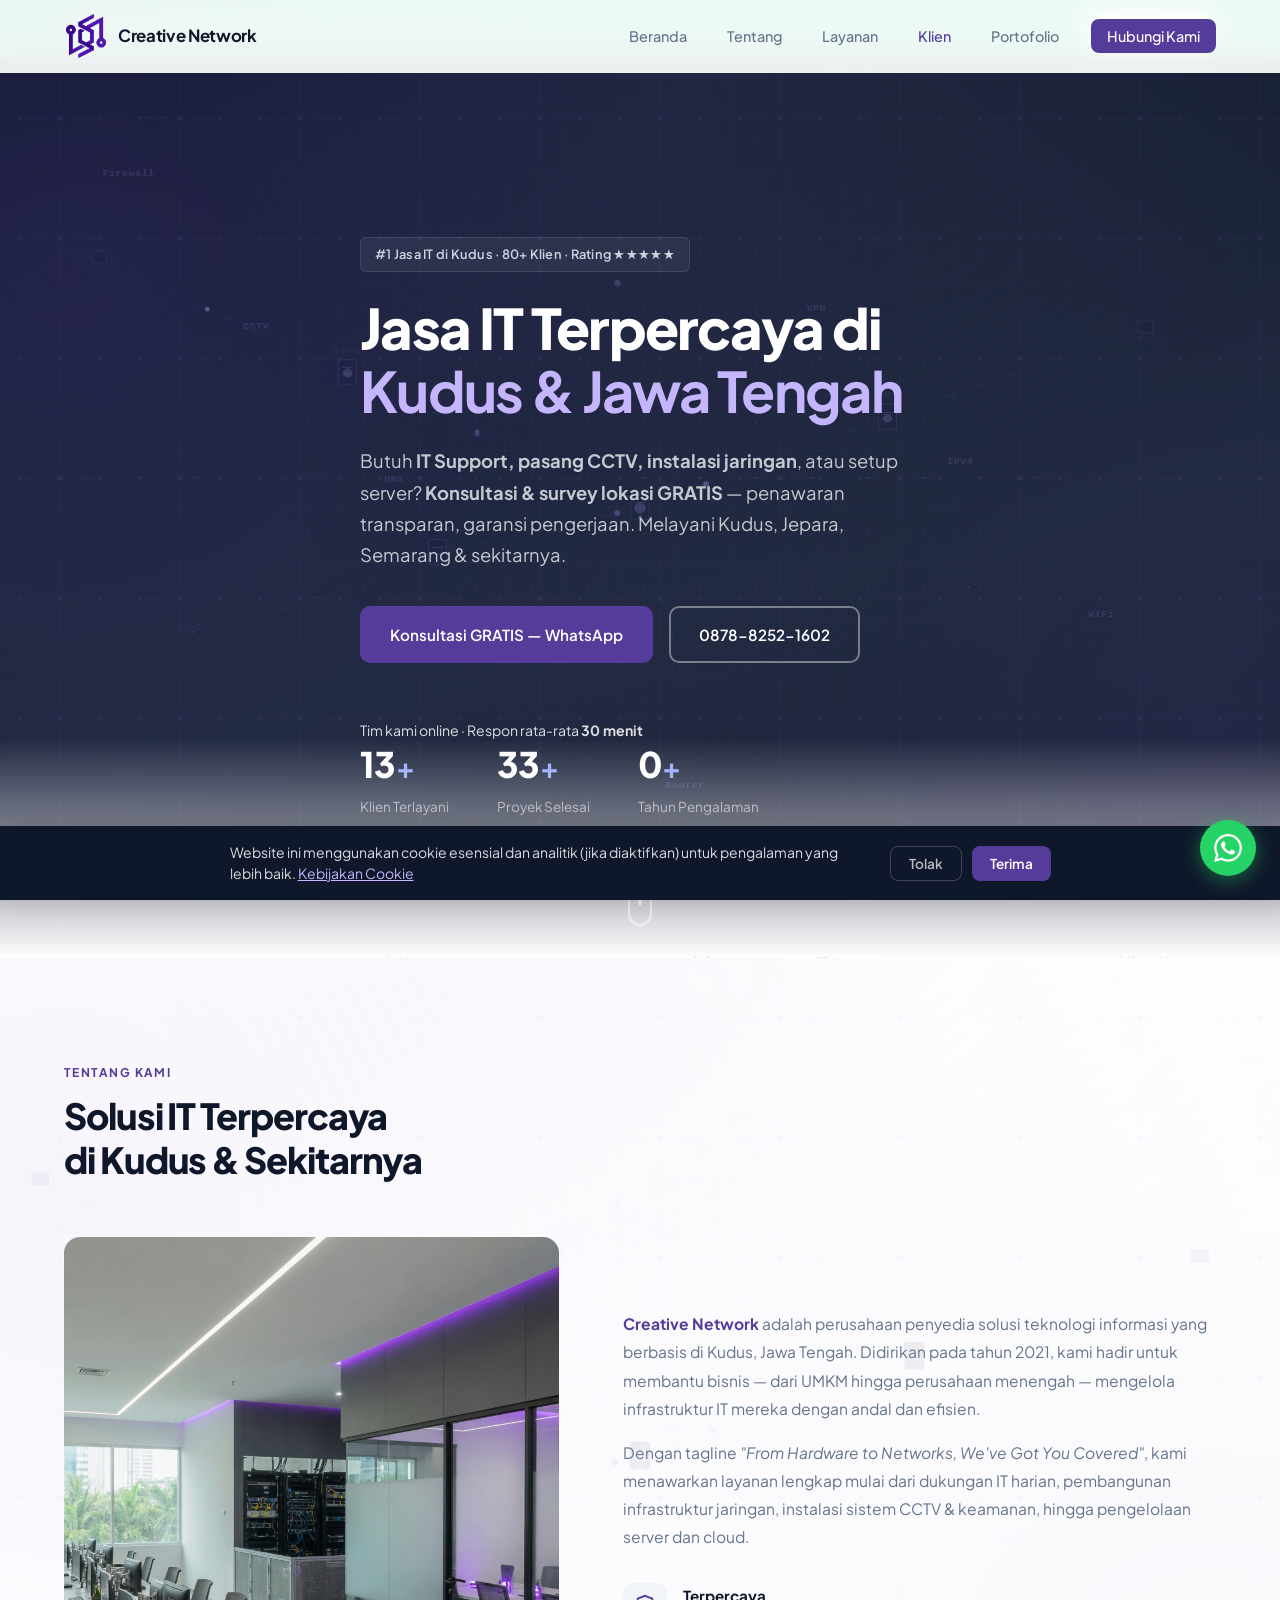
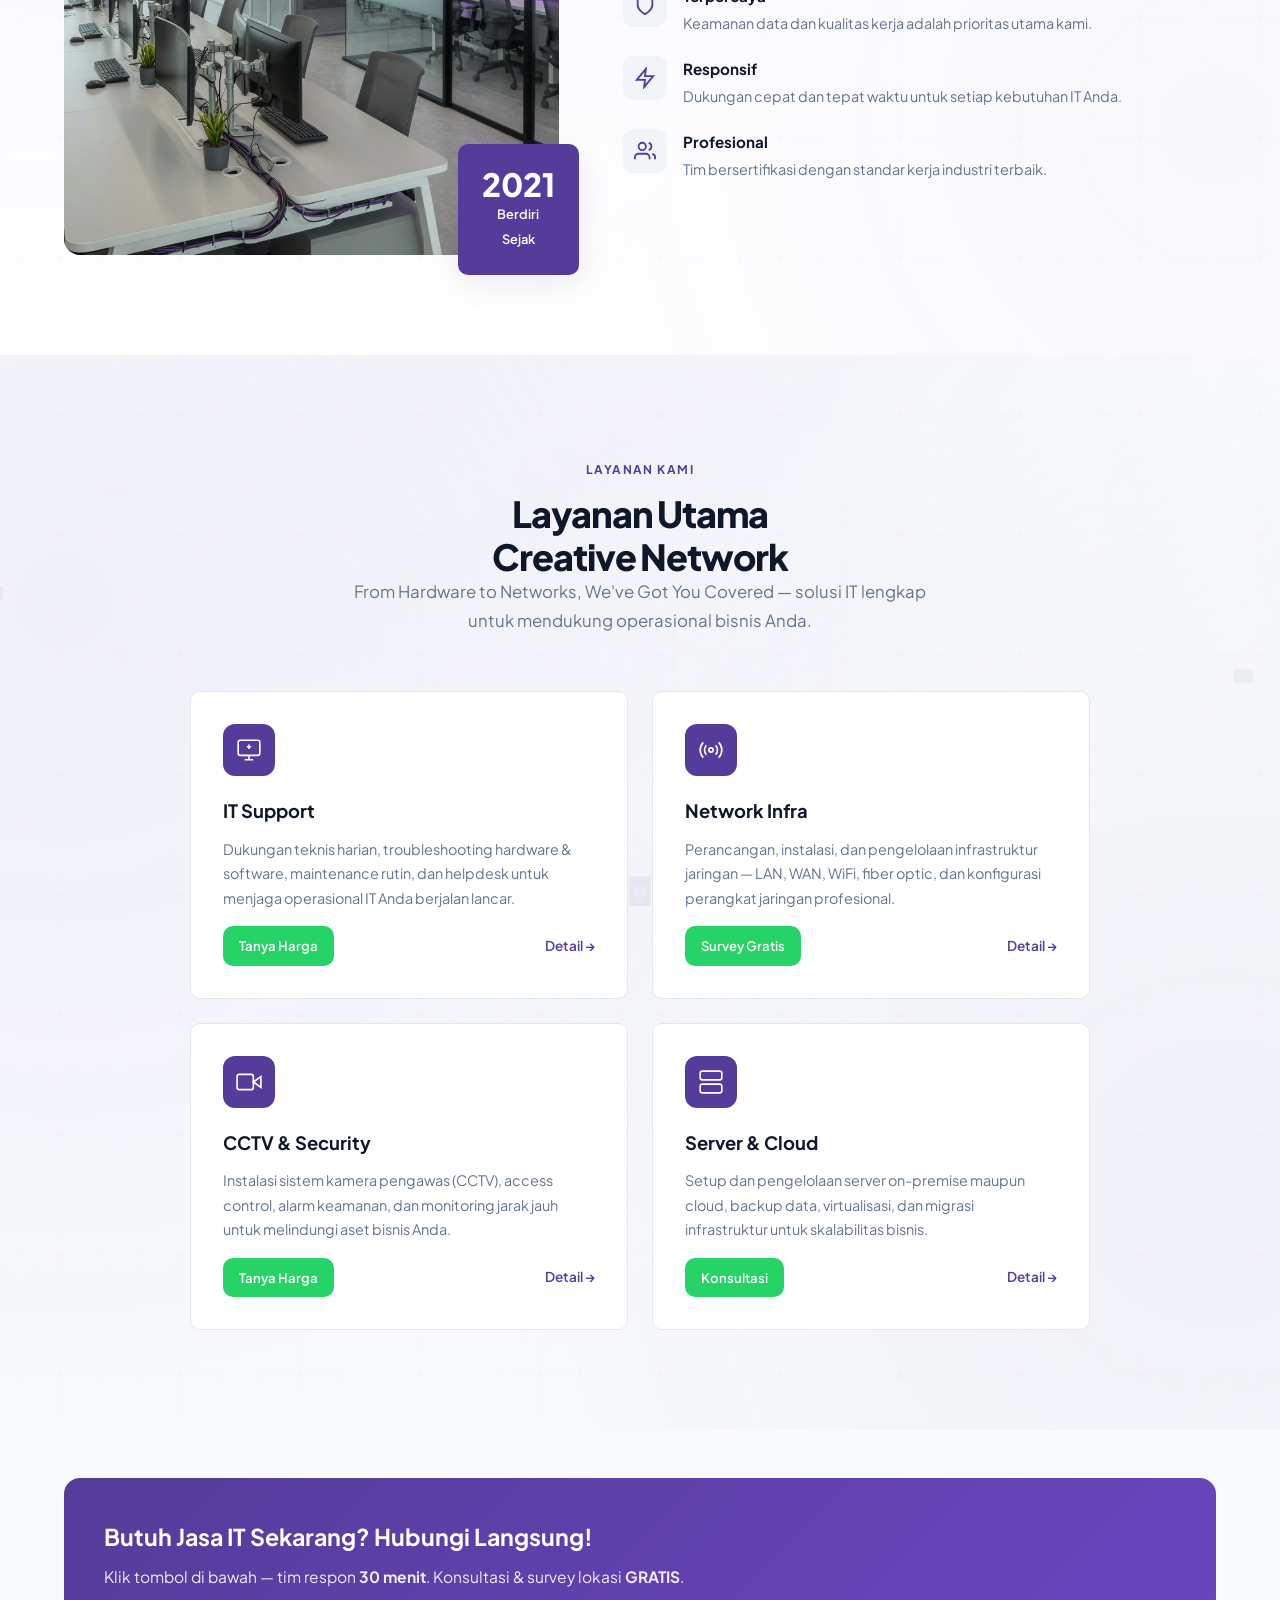
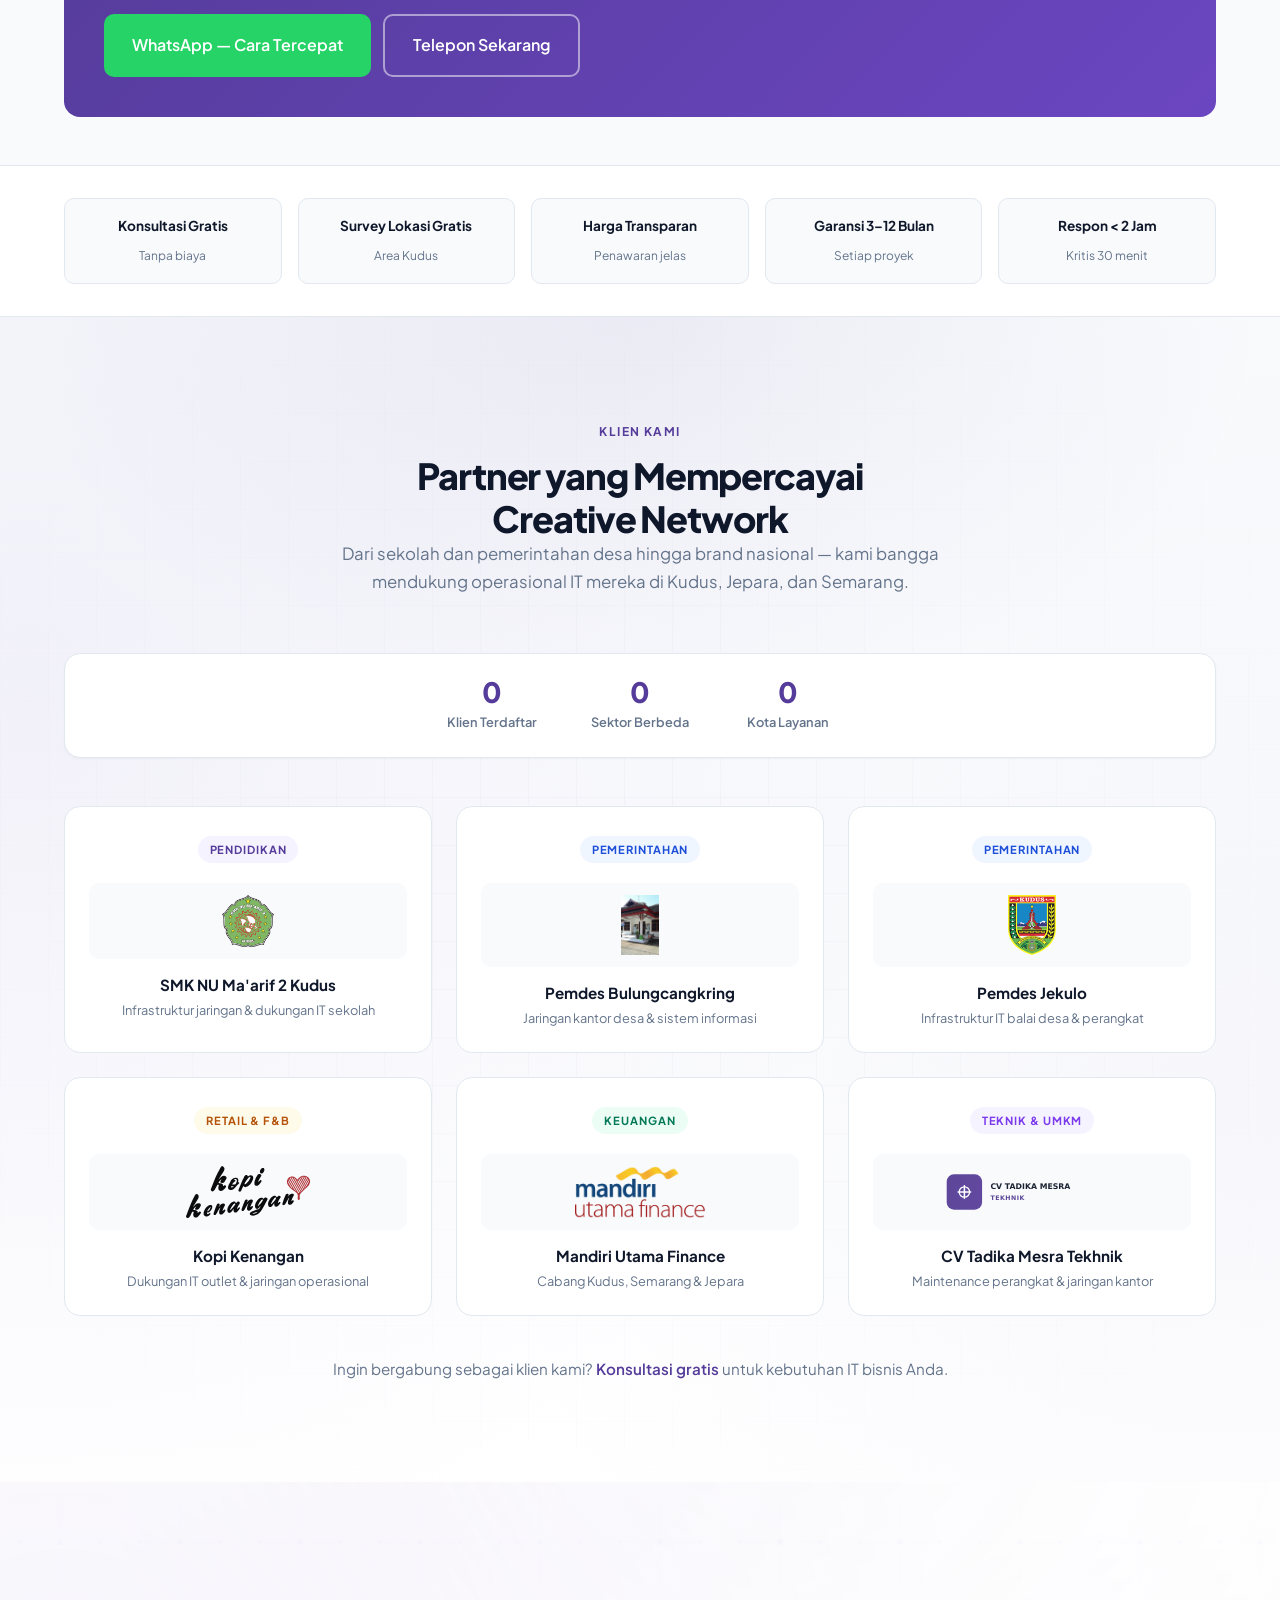
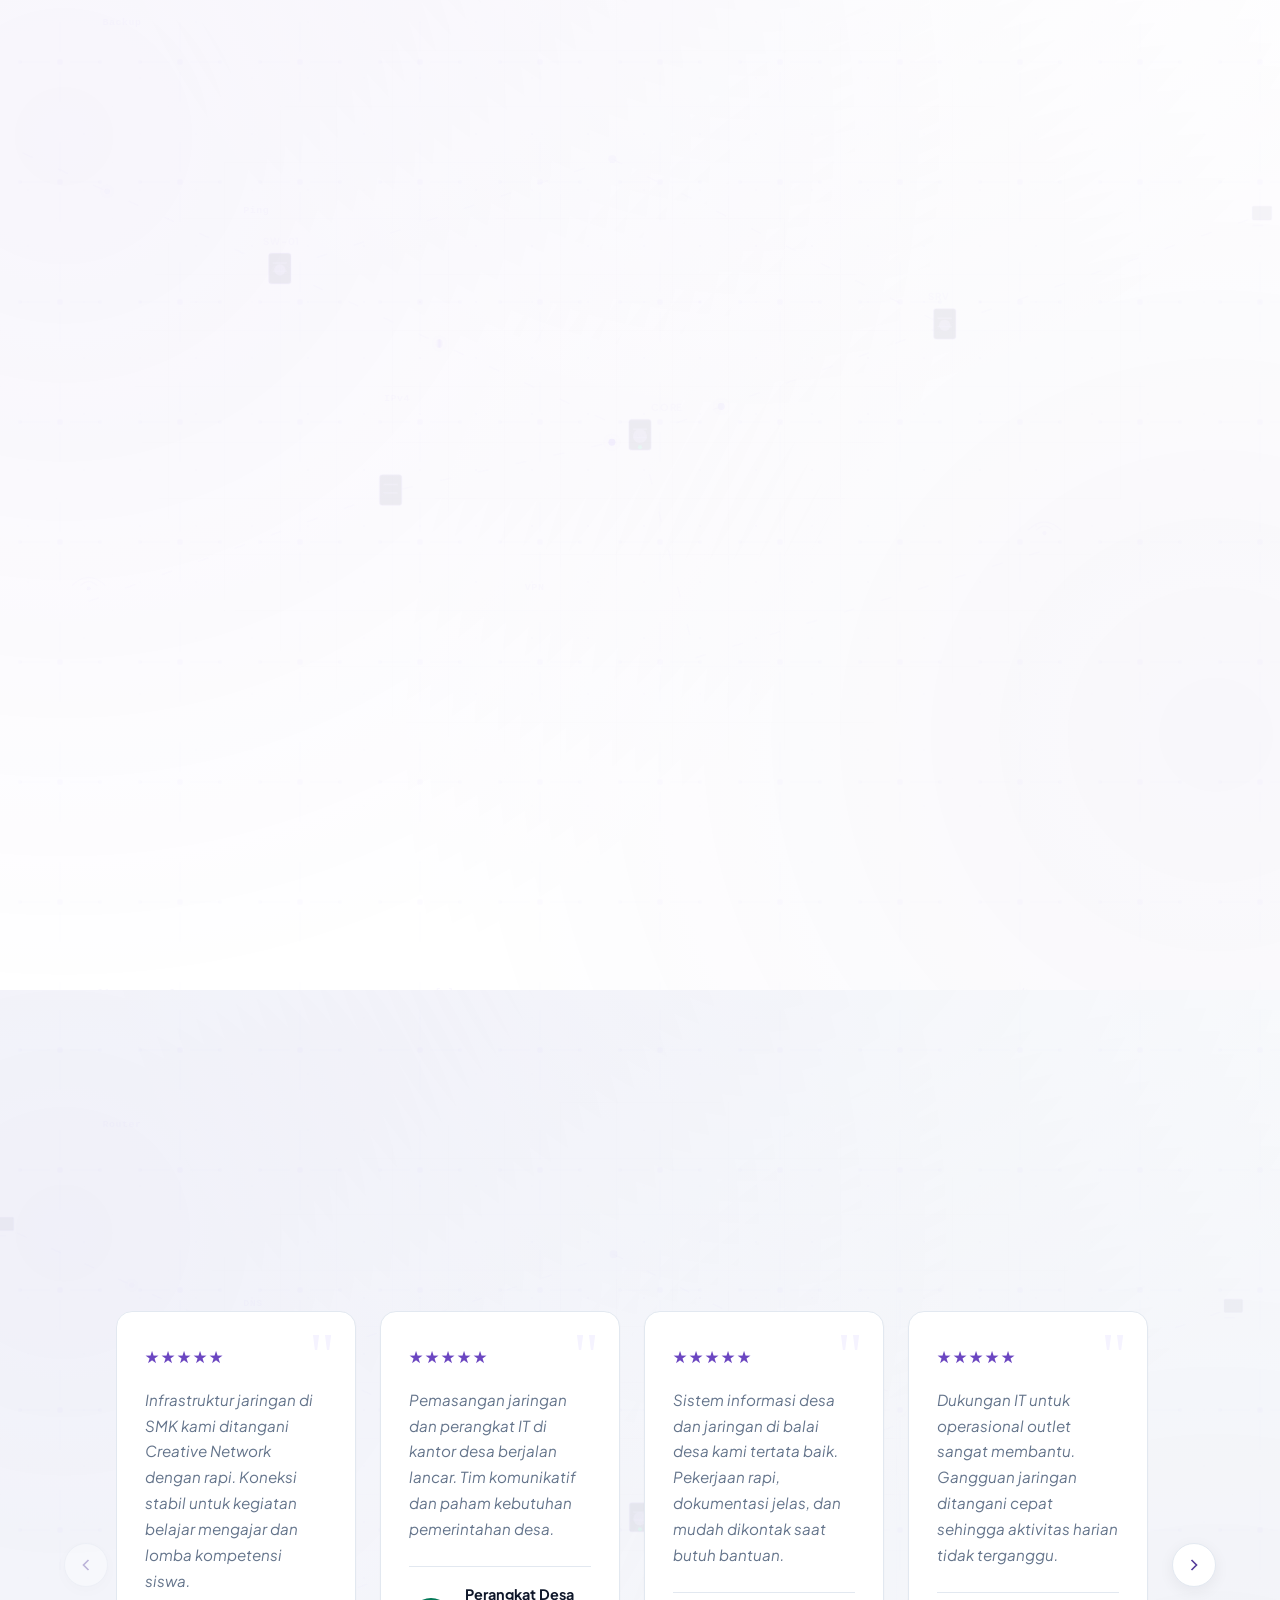
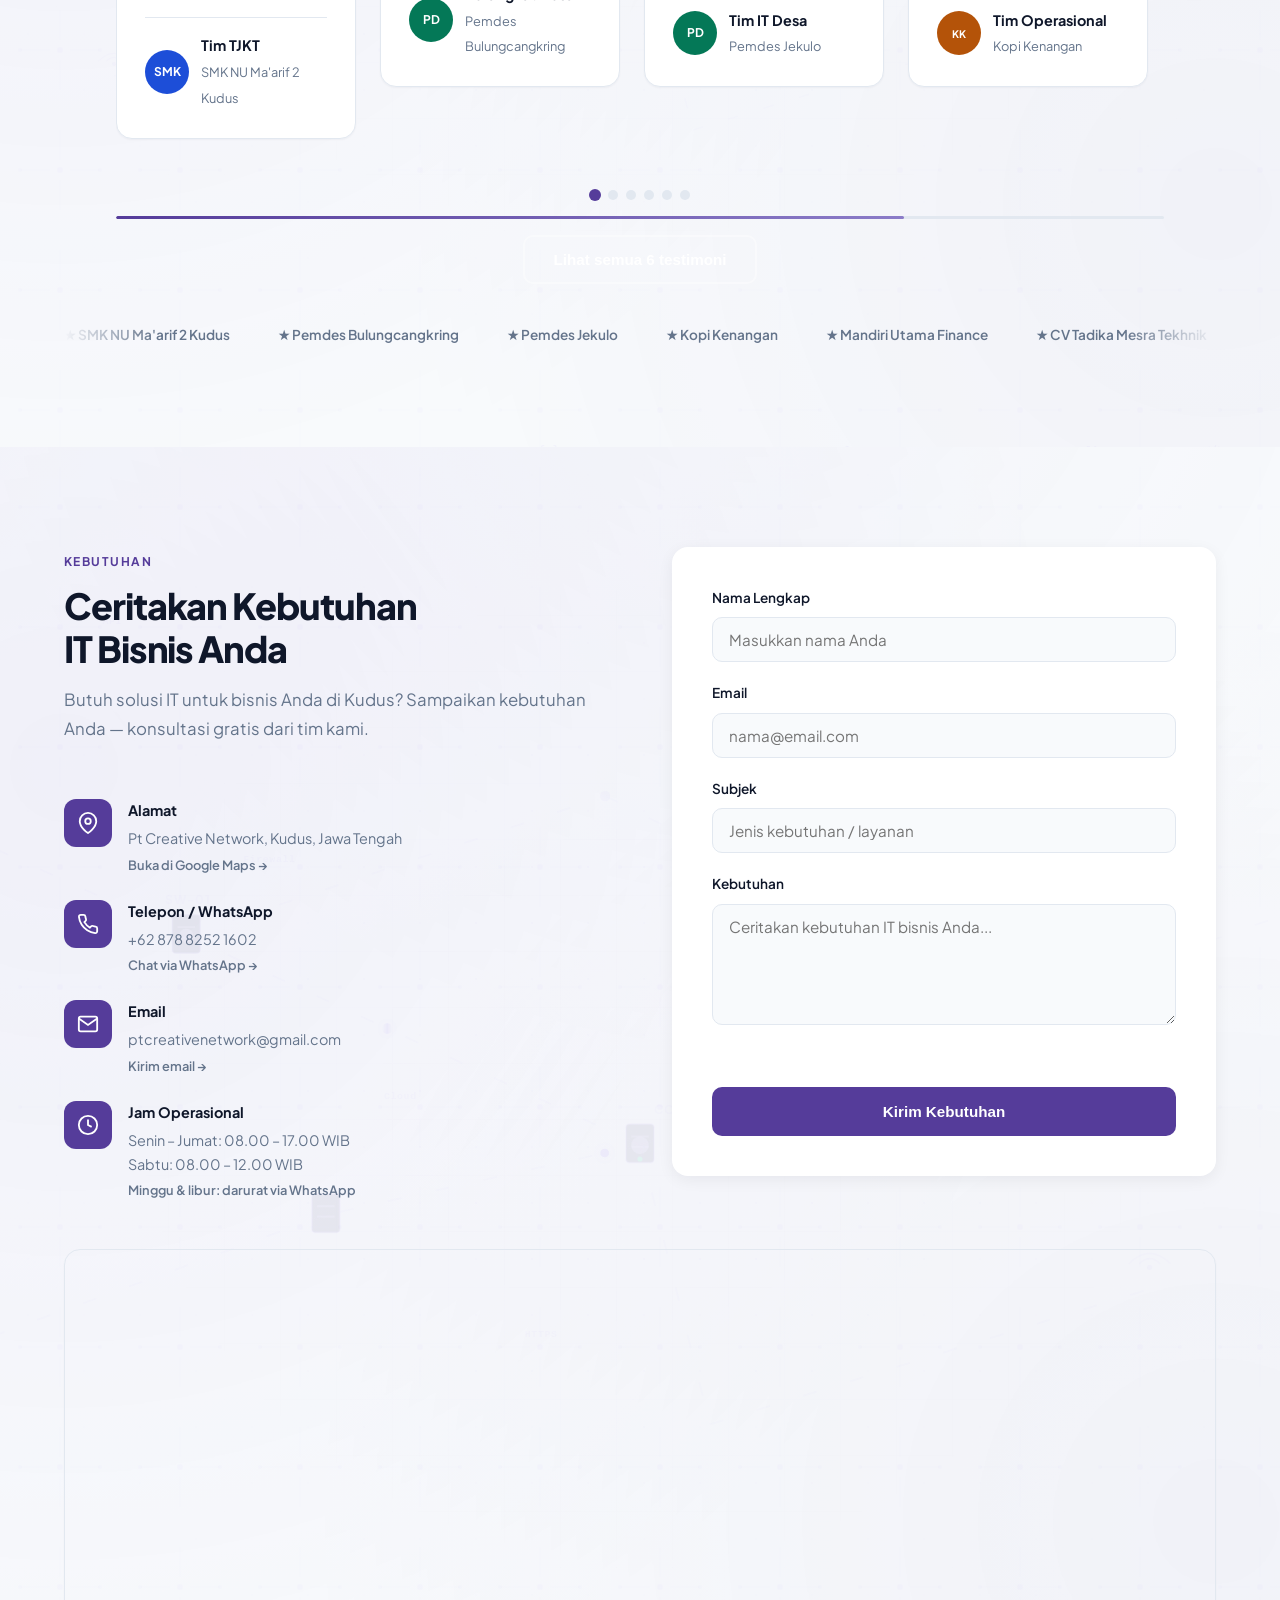
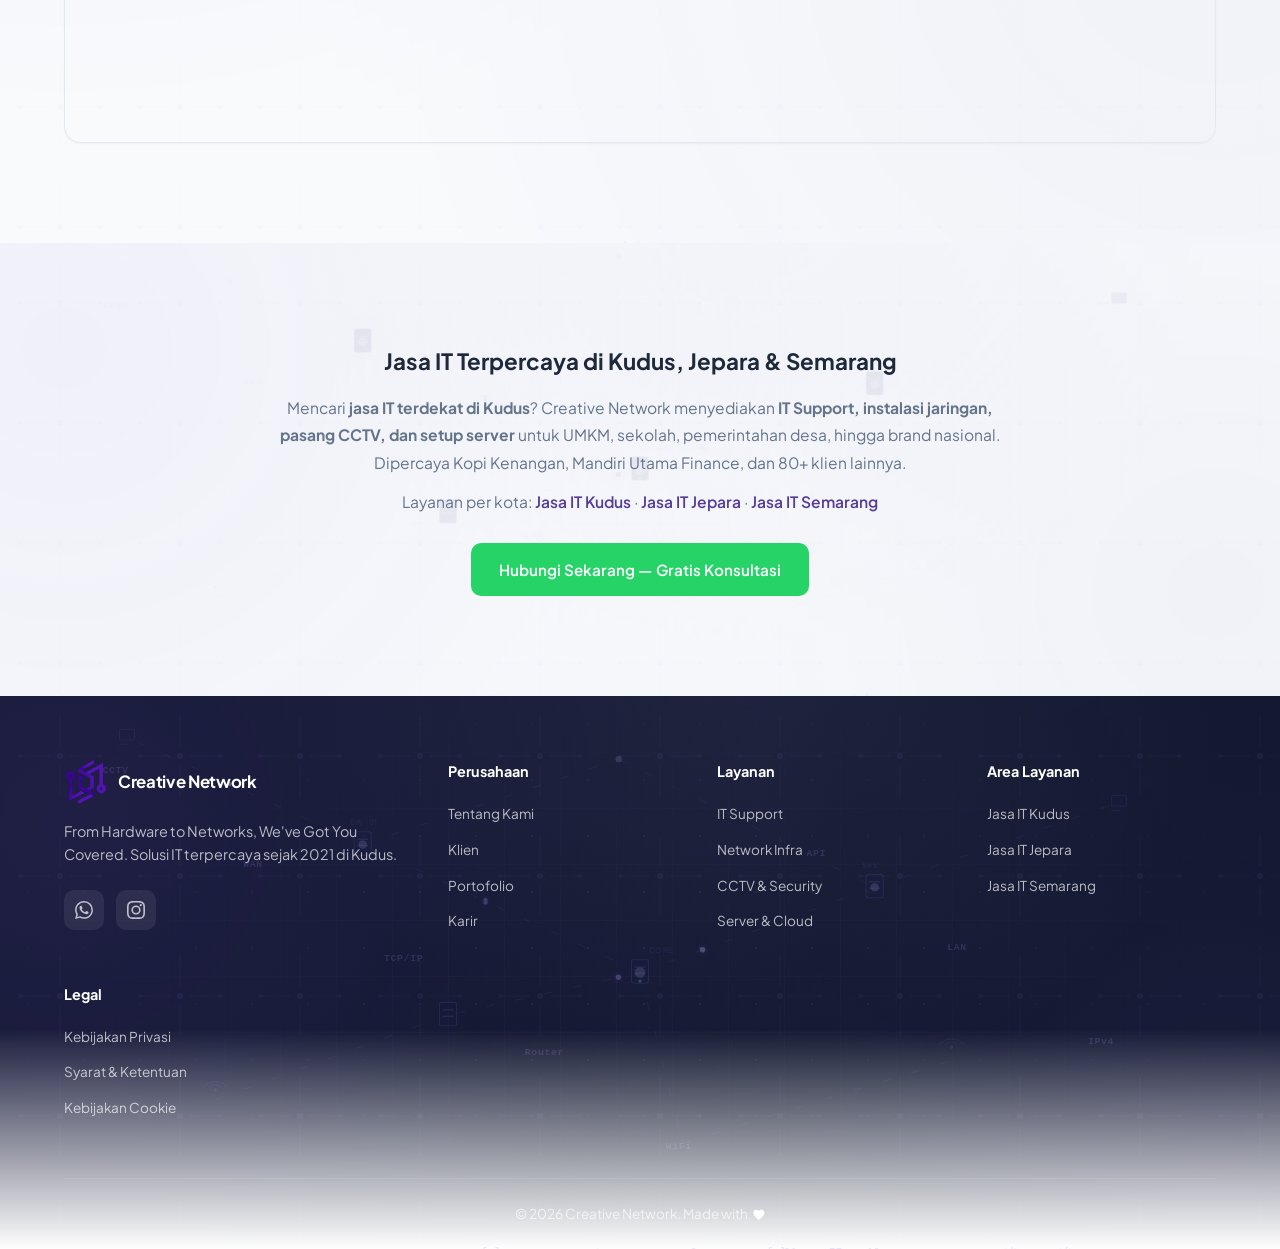
<file: index.html>
﻿<!DOCTYPE html>
<html lang="id">
<head>
  <meta charset="UTF-8">
  <meta name="viewport" content="width=device-width, initial-scale=1.0">
  <meta name="description" content="★ Jasa IT #1 di Kudus, Jepara & Semarang. IT Support, pasang CCTV, jaringan kantor & server cloud. Konsultasi & survey GRATIS. Respon 30 menit via WhatsApp: 0878-8252-1602.">
  <meta name="keywords" content="jasa IT Kudus, jasa IT terdekat, IT support Kudus, pasang CCTV Kudus, jasa jaringan Kudus, jasa komputer Kudus, jasa IT Jepara, jasa IT Semarang, Creative Network">
  <meta name="geo.region" content="ID-JT">
  <meta name="geo.placename" content="Kudus">
  <meta name="robots" content="index, follow">
  <meta name="referrer" content="strict-origin-when-cross-origin">
  <meta property="og:type" content="website">
  <meta property="og:locale" content="id_ID">
  <meta property="og:site_name" content="Creative Network">
  <meta property="og:title" content="Creative Network | Solusi IT Terpercaya di Kudus">
  <meta property="og:description" content="IT Support, Network Infra, CCTV & Security, Server & Cloud. Terpercaya sejak 2021 di Kudus, Jawa Tengah.">
  <meta property="og:image" content="images/logo.png">
  <meta name="twitter:card" content="summary_large_image">
  <meta name="twitter:title" content="Creative Network | Solusi IT Kudus">
  <meta name="twitter:description" content="From Hardware to Networks, We've Got You Covered.">
  <meta name="twitter:image" content="images/logo.png">
  <title>#1 Jasa IT Kudus — IT Support, CCTV, Jaringan & Server | Creative Network</title>
  <link rel="canonical" href="https://creativenetwork.my.id/">
  <link rel="preconnect" href="https://fonts.googleapis.com">
  <link rel="preconnect" href="https://fonts.gstatic.com" crossorigin>
  <link href="https://fonts.googleapis.com/css2?family=Plus+Jakarta+Sans:wght@400;500;600;700;800&display=swap" rel="stylesheet">
  <link rel="icon" href="images/logo.png" type="image/png">
  <link rel="stylesheet" href="css/style.css">
  <script type="application/ld+json">
  {
    "@context": "https://schema.org",
    "@type": "LocalBusiness",
    "name": "Creative Network",
    "description": "Penyedia solusi IT Support, Network Infra, CCTV & Security, Server & Cloud di Kudus.",
    "url": "index.html",
    "telephone": "+62-878-8252-1602",
    "email": "ptcreativenetwork@gmail.com",
    "foundingDate": "2021",
    "address": {
      "@type": "PostalAddress",
      "streetAddress": "Pt Creative Network",
      "addressLocality": "Kudus",
      "addressRegion": "Jawa Tengah",
      "addressCountry": "ID"
    },
    "geo": {
      "@type": "GeoCoordinates",
      "latitude": -6.8325875,
      "longitude": 110.9214531
    },
    "sameAs": [
      "https://www.instagram.com/netcreative.id",
      "https://wa.me/6287882521602",
      "https://maps.app.goo.gl/2fDdszVGQAcPU68Y8"
    ],
    "openingHoursSpecification": [
      { "@type": "OpeningHoursSpecification", "dayOfWeek": ["Monday","Tuesday","Wednesday","Thursday","Friday"], "opens": "08:00", "closes": "17:00" },
      { "@type": "OpeningHoursSpecification", "dayOfWeek": "Saturday", "opens": "08:00", "closes": "12:00" }
    ]
  }
  </script>
</head>
<body>
  <div class="promo-bar">
    <div class="container promo-bar__inner">
      <p class="promo-bar__text"><strong>KONSULTASI & SURVEY LOKASI GRATIS</strong> — Respon WhatsApp 30 menit · Garansi pengerjaan · Klien: Kopi Kenangan, Mandiri Utama Finance</p>
      <a href="https://wa.me/6287882521602?text=Halo%20Creative%20Network%2C%20saya%20mau%20konsultasi%20GRATIS%20sekarang!" class="promo-bar__btn" target="_blank" rel="noopener noreferrer">Chat Sekarang</a>
    </div>
  </div>

  <div class="scroll-progress" id="scroll-progress" aria-hidden="true"></div>
  <div class="nav-overlay" id="nav-overlay" aria-hidden="true"></div>

  <!-- Navigation -->
  <header class="header" id="header">
    <nav class="nav container">
      <a href="#" class="nav__logo">
        <img src="images/logo.png" alt="Creative Network" class="nav__logo-img" width="44" height="44">
        <span class="nav__logo-text">Creative Network</span>
      </a>
      <button class="nav__toggle" id="nav-toggle" aria-label="Buka menu">
        <span></span>
        <span></span>
        <span></span>
      </button>
      <ul class="nav__menu" id="nav-menu">
        <li><a href="#beranda" class="nav__link active">Beranda</a></li>
        <li><a href="#tentang" class="nav__link">Tentang</a></li>
        <li><a href="#layanan" class="nav__link">Layanan</a></li>
        <li><a href="#klien" class="nav__link">Klien</a></li>
        <li><a href="#portofolio" class="nav__link">Portofolio</a></li>
        <li><a href="#kebutuhan" class="nav__link nav__link--cta">Hubungi Kami</a></li>
      </ul>
    </nav>
  </header>

  <!-- Hero -->
  <section class="hero" id="beranda">
    <div class="hero__bg" aria-hidden="true"></div>
    <div class="container hero__content">
      <div class="hero__badge">#1 Jasa IT di Kudus · 80+ Klien · Rating ★★★★★</div>
      <h1 class="hero__title">
        Jasa IT Terpercaya di<br>
        <span class="hero__title-accent">Kudus & Jawa Tengah</span>
      </h1>
      <p class="hero__desc">
        Butuh <strong>IT Support, pasang CCTV, instalasi jaringan</strong>, atau setup server?
        <strong>Konsultasi & survey lokasi GRATIS</strong> — penawaran transparan, garansi pengerjaan.
        Melayani Kudus, Jepara, Semarang & sekitarnya.
      </p>
      <div class="hero__actions">
        <a href="https://wa.me/6287882521602?text=Halo%20Creative%20Network%2C%20saya%20mau%20konsultasi%20GRATIS!" class="btn btn--primary btn--pulse" target="_blank" rel="noopener noreferrer">Konsultasi GRATIS — WhatsApp</a>
        <a href="tel:+6287882521602" class="btn btn--outline">0878-8252-1602</a>
      </div>
      <p class="hero__urgency">Tim kami online · Respon rata-rata <strong>30 menit</strong></p>
      <div class="hero__stats">
        <div class="hero__stat">
          <span class="hero__stat-number" data-count="80">0</span><span class="hero__stat-suffix">+</span>
          <span class="hero__stat-label">Klien Terlayani</span>
        </div>
        <div class="hero__stat">
          <span class="hero__stat-number" data-count="200">0</span><span class="hero__stat-suffix">+</span>
          <span class="hero__stat-label">Proyek Selesai</span>
        </div>
        <div class="hero__stat">
          <span class="hero__stat-number" data-count="5">0</span><span class="hero__stat-suffix">+</span>
          <span class="hero__stat-label">Tahun Pengalaman</span>
        </div>
      </div>
    </div>
    <a href="#tentang" class="hero__scroll" aria-label="Gulir ke bawah">
      <span class="hero__scroll-mouse"></span>
    </a>
  </section>

  <!-- About -->
  <section class="section about" id="tentang">
    <div class="container">
      <div class="section__header">
        <span class="section__tag">Tentang Kami</span>
        <h2 class="section__title">Solusi IT Terpercaya<br>di Kudus & Sekitarnya</h2>
      </div>
      <div class="about__grid">
        <div class="about__image">
          <figure class="about__image-frame media-slot">
            <img src="images/about/office.jpg" alt="Kantor Creative Network — ruang kerja IT profesional" width="600" height="750" loading="lazy">
          </figure>
          <div class="about__experience">
            <span class="about__experience-number">2021</span>
            <span class="about__experience-text">Berdiri<br>Sejak</span>
          </div>
        </div>
        <div class="about__content">
          <p class="about__text">
            <strong>Creative Network</strong> adalah perusahaan penyedia solusi teknologi informasi
            yang berbasis di Kudus, Jawa Tengah. Didirikan pada tahun 2021, kami hadir untuk
            membantu bisnis — dari UMKM hingga perusahaan menengah — mengelola infrastruktur
            IT mereka dengan andal dan efisien.
          </p>
          <p class="about__text">
            Dengan tagline <em>"From Hardware to Networks, We've Got You Covered"</em>, kami
            menawarkan layanan lengkap mulai dari dukungan IT harian, pembangunan infrastruktur
            jaringan, instalasi sistem CCTV & keamanan, hingga pengelolaan server dan cloud.
          </p>
          <div class="about__values">
            <div class="about__value">
              <div class="about__value-icon">
                <svg viewBox="0 0 24 24" fill="none" stroke="currentColor" stroke-width="2"><path d="M12 22s8-4 8-10V5l-8-3-8 3v7c0 6 8 10 8 10z"/></svg>
              </div>
              <div>
                <h4>Terpercaya</h4>
                <p>Keamanan data dan kualitas kerja adalah prioritas utama kami.</p>
              </div>
            </div>
            <div class="about__value">
              <div class="about__value-icon">
                <svg viewBox="0 0 24 24" fill="none" stroke="currentColor" stroke-width="2"><path d="M13 2L3 14h9l-1 8 10-12h-9l1-8z"/></svg>
              </div>
              <div>
                <h4>Responsif</h4>
                <p>Dukungan cepat dan tepat waktu untuk setiap kebutuhan IT Anda.</p>
              </div>
            </div>
            <div class="about__value">
              <div class="about__value-icon">
                <svg viewBox="0 0 24 24" fill="none" stroke="currentColor" stroke-width="2"><path d="M17 21v-2a4 4 0 0 0-4-4H5a4 4 0 0 0-4 4v2"/><circle cx="9" cy="7" r="4"/><path d="M23 21v-2a4 4 0 0 0-3-3.87M16 3.13a4 4 0 0 1 0 7.75"/></svg>
              </div>
              <div>
                <h4>Profesional</h4>
                <p>Tim bersertifikasi dengan standar kerja industri terbaik.</p>
              </div>
            </div>
          </div>
        </div>
      </div>
    </div>
  </section>

  <!-- Services -->
  <section class="section services" id="layanan">
    <div class="container">
      <div class="section__header section__header--center">
        <span class="section__tag">Layanan Kami</span>
        <h2 class="section__title">Layanan Utama<br>Creative Network</h2>
        <p class="section__desc">From Hardware to Networks, We've Got You Covered — solusi IT lengkap untuk mendukung operasional bisnis Anda.</p>
      </div>
      <div class="services__grid">
        <div class="service-card">
          <div class="service-card__icon">
            <svg viewBox="0 0 24 24" fill="none" stroke="currentColor" stroke-width="1.5"><rect x="2" y="3" width="20" height="14" rx="2"/><path d="M8 21h8M12 17v4"/><path d="M12 7v4M10 9h4"/></svg>
          </div>
          <h3 class="service-card__title">IT Support</h3>
          <p class="service-card__desc">Dukungan teknis harian, troubleshooting hardware & software, maintenance rutin, dan helpdesk untuk menjaga operasional IT Anda berjalan lancar.</p>
          <div class="service-card__actions">
            <a href="https://wa.me/6287882521602?text=Butuh%20jasa%20IT%20Support%20di%20Kudus" class="btn btn--whatsapp btn--sm" target="_blank" rel="noopener noreferrer">Tanya Harga</a>
            <a href="layanan/it-support.html" class="service-card__link">Detail →</a>
          </div>
        </div>
        <div class="service-card">
          <div class="service-card__icon">
            <svg viewBox="0 0 24 24" fill="none" stroke="currentColor" stroke-width="1.5"><circle cx="12" cy="12" r="2"/><path d="M16.24 7.76a6 6 0 0 1 0 8.49M7.76 7.76a6 6 0 0 0 0 8.49M19.07 4.93a10 10 0 0 1 0 14.14M4.93 4.93a10 10 0 0 0 0 14.14"/></svg>
          </div>
          <h3 class="service-card__title">Network Infra</h3>
          <p class="service-card__desc">Perancangan, instalasi, dan pengelolaan infrastruktur jaringan — LAN, WAN, WiFi, fiber optic, dan konfigurasi perangkat jaringan profesional.</p>
          <div class="service-card__actions">
            <a href="https://wa.me/6287882521602?text=Butuh%20jasa%20jaringan%20di%20Kudus" class="btn btn--whatsapp btn--sm" target="_blank" rel="noopener noreferrer">Survey Gratis</a>
            <a href="layanan/network-infra.html" class="service-card__link">Detail →</a>
          </div>
        </div>
        <div class="service-card">
          <div class="service-card__icon">
            <svg viewBox="0 0 24 24" fill="none" stroke="currentColor" stroke-width="1.5"><path d="M23 7l-7 5 7 5V7z"/><rect x="1" y="5" width="15" height="14" rx="2"/></svg>
          </div>
          <h3 class="service-card__title">CCTV & Security</h3>
          <p class="service-card__desc">Instalasi sistem kamera pengawas (CCTV), access control, alarm keamanan, dan monitoring jarak jauh untuk melindungi aset bisnis Anda.</p>
          <div class="service-card__actions">
            <a href="https://wa.me/6287882521602?text=Butuh%20pasang%20CCTV%20di%20Kudus" class="btn btn--whatsapp btn--sm" target="_blank" rel="noopener noreferrer">Tanya Harga</a>
            <a href="layanan/cctv-security.html" class="service-card__link">Detail →</a>
          </div>
        </div>
        <div class="service-card">
          <div class="service-card__icon">
            <svg viewBox="0 0 24 24" fill="none" stroke="currentColor" stroke-width="1.5"><rect x="2" y="2" width="20" height="8" rx="2"/><rect x="2" y="14" width="20" height="8" rx="2"/><path d="M6 6h.01M6 18h.01"/></svg>
          </div>
          <h3 class="service-card__title">Server & Cloud</h3>
          <p class="service-card__desc">Setup dan pengelolaan server on-premise maupun cloud, backup data, virtualisasi, dan migrasi infrastruktur untuk skalabilitas bisnis.</p>
          <div class="service-card__actions">
            <a href="https://wa.me/6287882521602?text=Butuh%20jasa%20server%20di%20Kudus" class="btn btn--whatsapp btn--sm" target="_blank" rel="noopener noreferrer">Konsultasi</a>
            <a href="layanan/server-cloud.html" class="service-card__link">Detail →</a>
          </div>
        </div>
      </div>
    </div>
  </section>

  <!-- Quick Contact -->
  <section class="quick-contact">
    <div class="container">
      <div class="quick-contact__box">
        <div class="quick-contact__text">
          <h2>Butuh Jasa IT Sekarang? Hubungi Langsung!</h2>
          <p>Klik tombol di bawah — tim respon <strong>30 menit</strong>. Konsultasi & survey lokasi <strong>GRATIS</strong>.</p>
        </div>
        <div class="quick-contact__btns">
          <a href="https://wa.me/6287882521602?text=Halo%20Creative%20Network%2C%20saya%20butuh%20jasa%20IT" class="btn btn--whatsapp btn--lg" target="_blank" rel="noopener noreferrer">WhatsApp — Cara Tercepat</a>
          <a href="tel:+6287882521602" class="btn btn--outline btn--lg">Telepon Sekarang</a>
        </div>
      </div>
    </div>
  </section>

  <!-- Guarantee -->
  <section class="guarantee-strip">
    <div class="container guarantee-strip__grid">
      <div class="guarantee-strip__item"><strong>Konsultasi Gratis</strong><span>Tanpa biaya</span></div>
      <div class="guarantee-strip__item"><strong>Survey Lokasi Gratis</strong><span>Area Kudus</span></div>
      <div class="guarantee-strip__item"><strong>Harga Transparan</strong><span>Penawaran jelas</span></div>
      <div class="guarantee-strip__item"><strong>Garansi 3–12 Bulan</strong><span>Setiap proyek</span></div>
      <div class="guarantee-strip__item"><strong>Respon &lt; 2 Jam</strong><span>Kritis 30 menit</span></div>
    </div>
  </section>

  <!-- Clients -->
  <section class="section clients" id="klien">
    <div class="clients__bg" aria-hidden="true"></div>
    <div class="container">
      <div class="section__header section__header--center">
        <span class="section__tag">Klien Kami</span>
        <h2 class="section__title">Partner yang Mempercayai<br>Creative Network</h2>
        <p class="section__desc">Dari sekolah dan pemerintahan desa hingga brand nasional — kami bangga mendukung operasional IT mereka di Kudus, Jepara, dan Semarang.</p>
      </div>

      <div class="clients__stats">
        <div class="clients__stat">
          <span class="clients__stat-num" data-count="6" data-suffix="+">0</span>
          <span class="clients__stat-label">Klien Terdaftar</span>
        </div>
        <div class="clients__stat">
          <span class="clients__stat-num" data-count="4">0</span>
          <span class="clients__stat-label">Sektor Berbeda</span>
        </div>
        <div class="clients__stat">
          <span class="clients__stat-num" data-count="3">0</span>
          <span class="clients__stat-label">Kota Layanan</span>
        </div>
      </div>

      <div class="clients__grid">
        <article class="client-card">
          <span class="client-card__badge">Pendidikan</span>
          <div class="client-card__logo">
            <img src="images/clients/smk-nu-maarif-2.png" alt="Logo SMK NU Ma'arif 2 Kudus" width="200" height="80" loading="lazy">
          </div>
          <h3 class="client-card__name">SMK NU Ma'arif 2 Kudus</h3>
          <p class="client-card__service">Infrastruktur jaringan & dukungan IT sekolah</p>
        </article>
        <article class="client-card">
          <span class="client-card__badge client-card__badge--gov">Pemerintahan</span>
          <div class="client-card__logo client-card__logo--desa">
            <img src="images/clients/pemdes-bulungcangkring.jpg" alt="Logo Pemdes Bulungcangkring" width="200" height="80" loading="lazy">
          </div>
          <h3 class="client-card__name">Pemdes Bulungcangkring</h3>
          <p class="client-card__service">Jaringan kantor desa & sistem informasi</p>
        </article>
        <article class="client-card">
          <span class="client-card__badge client-card__badge--gov">Pemerintahan</span>
          <div class="client-card__logo client-card__logo--desa">
            <img src="images/clients/pemdes-jekulo.png" alt="Logo Pemdes Jekulo" width="200" height="80" loading="lazy">
          </div>
          <h3 class="client-card__name">Pemdes Jekulo</h3>
          <p class="client-card__service">Infrastruktur IT balai desa & perangkat</p>
        </article>
        <article class="client-card">
          <span class="client-card__badge client-card__badge--brand">Retail & F&amp;B</span>
          <div class="client-card__logo">
            <img src="images/clients/kopi-kenangan.svg" alt="Logo Kopi Kenangan" width="200" height="80" loading="lazy">
          </div>
          <h3 class="client-card__name">Kopi Kenangan</h3>
          <p class="client-card__service">Dukungan IT outlet & jaringan operasional</p>
        </article>
        <article class="client-card">
          <span class="client-card__badge client-card__badge--corp">Keuangan</span>
          <div class="client-card__logo">
            <img src="images/clients/mandiri-utama-finance.png" alt="Logo Mandiri Utama Finance" width="200" height="80" loading="lazy">
          </div>
          <h3 class="client-card__name">Mandiri Utama Finance</h3>
          <p class="client-card__service">Cabang Kudus, Semarang &amp; Jepara</p>
        </article>
        <article class="client-card">
          <span class="client-card__badge client-card__badge--umkm">Teknik &amp; UMKM</span>
          <div class="client-card__logo">
            <img src="images/clients/tadika-mesra.svg" alt="Logo CV Tadika Mesra Tekhnik" width="200" height="80" loading="lazy">
          </div>
          <h3 class="client-card__name">CV Tadika Mesra Tekhnik</h3>
          <p class="client-card__service">Maintenance perangkat &amp; jaringan kantor</p>
        </article>
      </div>

      <p class="clients__note">Ingin bergabung sebagai klien kami? <a href="#kebutuhan">Konsultasi gratis</a> untuk kebutuhan IT bisnis Anda.</p>
    </div>
  </section>

  <!-- Portfolio -->
  <section class="section portfolio" id="portofolio">
    <div class="container">
      <div class="section__header section__header--center">
        <span class="section__tag">Portofolio</span>
        <h2 class="section__title">Proyek yang Telah<br>Kami Selesaikan</h2>
      </div>
      <div class="portfolio__grid">
        <div class="portfolio-card">
          <img class="portfolio-card__image" src="images/portfolio/network.jpg" alt="Infrastruktur jaringan SMK NU Ma'arif 2 Kudus" width="800" height="500" loading="lazy">
          <div class="portfolio-card__overlay">
            <span class="portfolio-card__category">Network Infra</span>
            <h3 class="portfolio-card__title">SMK NU Ma'arif 2 Kudus</h3>
            <p>Jaringan lab komputer, ruang kelas TJKT, dan WiFi sekolah — 40+ titik LAN & 8 access point.</p>
          </div>
        </div>
        <div class="portfolio-card">
          <img class="portfolio-card__image" src="images/portfolio/cctv.jpg" alt="Sistem CCTV Pemdes Bulungcangkring" width="800" height="500" loading="lazy">
          <div class="portfolio-card__overlay">
            <span class="portfolio-card__category">CCTV & Security</span>
            <h3 class="portfolio-card__title">Pemdes Bulungcangkring</h3>
            <p>10 channel CCTV IP kantor desa dengan monitoring mobile dan coverage area pelayanan publik.</p>
          </div>
        </div>
        <div class="portfolio-card">
          <img class="portfolio-card__image" src="images/portfolio/server.jpg" alt="Server sistem informasi desa Pemdes Jekulo" width="800" height="500" loading="lazy">
          <div class="portfolio-card__overlay">
            <span class="portfolio-card__category">Server & Cloud</span>
            <h3 class="portfolio-card__title">Pemdes Jekulo</h3>
            <p>Server lokal & sistem informasi desa (SID) dengan backup harian dan jaringan balai desa.</p>
          </div>
        </div>
        <div class="portfolio-card">
          <img class="portfolio-card__image" src="images/portfolio/itsupport.jpg" alt="Dukungan IT Mandiri Utama Finance multi-cabang" width="800" height="500" loading="lazy">
          <div class="portfolio-card__overlay">
            <span class="portfolio-card__category">IT Support</span>
            <h3 class="portfolio-card__title">Mandiri Utama Finance</h3>
            <p>Dukungan IT cabang Kudus, Semarang & Jepara dengan SLA respon kurang dari 2 jam.</p>
          </div>
        </div>
      </div>
    </div>
  </section>

  <!-- Testimonials -->
  <section class="section testimonials" id="testimoni">
    <div class="container">
      <div class="section__header section__header--center">
        <span class="section__tag">Testimoni</span>
        <h2 class="section__title">Apa Kata Klien Kami</h2>
        <p class="section__desc">Testimoni dari 6 klien kami. Pada layar lebar ditampilkan sebagai slider horizontal; pada HP berubah menjadi grid 2 kolom yang lebih nyaman dibaca.</p>
      </div>

      <div class="testimonials-slider" id="testimonials-slider" tabindex="0">
        <button type="button" class="testimonials-slider__btn testimonials-slider__btn--prev" aria-label="Testimoni sebelumnya">
          <svg viewBox="0 0 24 24" fill="none" stroke="currentColor" stroke-width="2"><polyline points="15 18 9 12 15 6"/></svg>
        </button>

        <div class="testimonials-slider__viewport">
          <div class="testimonials-slider__track" id="testimonials-track">
            <article class="testimonial-card testimonials-slider__slide">
              <div class="testimonial-card__quote" aria-hidden="true">"</div>
              <div class="testimonial-card__stars">★★★★★</div>
              <p class="testimonial-card__text">Infrastruktur jaringan di SMK kami ditangani Creative Network dengan rapi. Koneksi stabil untuk kegiatan belajar mengajar dan lomba kompetensi siswa.</p>
              <div class="testimonial-card__author">
                <div class="testimonial-card__avatar testimonial-card__avatar--edu">SMK</div>
                <div>
                  <strong>Tim TJKT</strong>
                  <span>SMK NU Ma'arif 2 Kudus</span>
                </div>
              </div>
            </article>
            <article class="testimonial-card testimonials-slider__slide">
              <div class="testimonial-card__quote" aria-hidden="true">"</div>
              <div class="testimonial-card__stars">★★★★★</div>
              <p class="testimonial-card__text">Pemasangan jaringan dan perangkat IT di kantor desa berjalan lancar. Tim komunikatif dan paham kebutuhan pemerintahan desa.</p>
              <div class="testimonial-card__author">
                <div class="testimonial-card__avatar testimonial-card__avatar--gov">PD</div>
                <div>
                  <strong>Perangkat Desa</strong>
                  <span>Pemdes Bulungcangkring</span>
                </div>
              </div>
            </article>
            <article class="testimonial-card testimonials-slider__slide">
              <div class="testimonial-card__quote" aria-hidden="true">"</div>
              <div class="testimonial-card__stars">★★★★★</div>
              <p class="testimonial-card__text">Sistem informasi desa dan jaringan di balai desa kami tertata baik. Pekerjaan rapi, dokumentasi jelas, dan mudah dikontak saat butuh bantuan.</p>
              <div class="testimonial-card__author">
                <div class="testimonial-card__avatar testimonial-card__avatar--gov">PD</div>
                <div>
                  <strong>Tim IT Desa</strong>
                  <span>Pemdes Jekulo</span>
                </div>
              </div>
            </article>
            <article class="testimonial-card testimonials-slider__slide">
              <div class="testimonial-card__quote" aria-hidden="true">"</div>
              <div class="testimonial-card__stars">★★★★★</div>
              <p class="testimonial-card__text">Dukungan IT untuk operasional outlet sangat membantu. Gangguan jaringan ditangani cepat sehingga aktivitas harian tidak terganggu.</p>
              <div class="testimonial-card__author">
                <div class="testimonial-card__avatar testimonial-card__avatar--brand">KK</div>
                <div>
                  <strong>Tim Operasional</strong>
                  <span>Kopi Kenangan</span>
                </div>
              </div>
            </article>
            <article class="testimonial-card testimonials-slider__slide">
              <div class="testimonial-card__quote" aria-hidden="true">"</div>
              <div class="testimonial-card__stars">★★★★★</div>
              <p class="testimonial-card__text">Dukungan IT untuk cabang Kudus, Semarang, dan Jepara andal serta responsif. Creative Network menjadi partner teknologi yang bisa diandalkan.</p>
              <div class="testimonial-card__author">
                <div class="testimonial-card__avatar testimonial-card__avatar--corp">MUF</div>
                <div>
                  <strong>Tim Operasional IT</strong>
                  <span>Mandiri Utama Finance</span>
                </div>
              </div>
            </article>
            <article class="testimonial-card testimonials-slider__slide">
              <div class="testimonial-card__quote" aria-hidden="true">"</div>
              <div class="testimonial-card__stars">★★★★★</div>
              <p class="testimonial-card__text">Maintenance perangkat dan jaringan kantor kami ditangani profesional. Harga transparan, hasil kerja memuaskan, dan komunikasinya mudah.</p>
              <div class="testimonial-card__author">
                <div class="testimonial-card__avatar testimonial-card__avatar--umkm">TMT</div>
                <div>
                  <strong>Manajemen</strong>
                  <span>CV Tadika Mesra Tekhnik</span>
                </div>
              </div>
            </article>
          </div>
        </div>

        <button type="button" class="testimonials-slider__btn testimonials-slider__btn--next" aria-label="Testimoni selanjutnya">
          <svg viewBox="0 0 24 24" fill="none" stroke="currentColor" stroke-width="2"><polyline points="9 18 15 12 9 6"/></svg>
        </button>

        <div class="testimonials-slider__dots" id="testimonials-dots" role="tablist" aria-label="Pilih testimoni"></div>
        <div class="testimonials-slider__progress" aria-hidden="true">
          <div class="testimonials-slider__progress-bar" id="testimonials-progress"></div>
        </div>
      </div>

      <div class="testimonials-more">
        <button type="button" class="btn btn--outline testimonials-more-btn" aria-haspopup="dialog">Lihat semua 6 testimoni</button>
      </div>

      <div class="testimonials-ticker" aria-hidden="true">
        <div class="testimonials-ticker__track">
          <span>★ SMK NU Ma'arif 2 Kudus</span>
          <span>★ Pemdes Bulungcangkring</span>
          <span>★ Pemdes Jekulo</span>
          <span>★ Kopi Kenangan</span>
          <span>★ Mandiri Utama Finance</span>
          <span>★ CV Tadika Mesra Tekhnik</span>
          <span>★ SMK NU Ma'arif 2 Kudus</span>
          <span>★ Pemdes Bulungcangkring</span>
          <span>★ Pemdes Jekulo</span>
          <span>★ Kopi Kenangan</span>
          <span>★ Mandiri Utama Finance</span>
          <span>★ CV Tadika Mesra Tekhnik</span>
        </div>
      </div>
    </div>
  </section>

  <!-- Testimonials Modal -->
  <div class="testimonials-modal" id="testimonials-modal" aria-hidden="true" role="dialog" aria-modal="true">
    <div class="testimonials-modal__backdrop"></div>
    <div class="testimonials-modal__content">
      <button type="button" class="testimonials-modal__close" aria-label="Tutup">&times;</button>
      <h3>Semua Testimoni Klien Kami</h3>
      <div class="testimonials-modal__grid">
        <!-- Cards will be populated by JS or duplicated here for static -->
      </div>
    </div>
  </div>

  <!-- Kebutuhan -->
  <section class="section contact" id="kebutuhan">
    <div class="container">
      <div class="contact__grid">
        <div class="contact__info">
          <div class="section__header">
            <span class="section__tag">Kebutuhan</span>
            <h2 class="section__title">Ceritakan Kebutuhan<br>IT Bisnis Anda</h2>
            <p class="section__desc">Butuh solusi IT untuk bisnis Anda di Kudus? Sampaikan kebutuhan Anda — konsultasi gratis dari tim kami.</p>
          </div>
          <div class="contact__details">
            <a class="contact__item contact__item--link" href="https://maps.app.goo.gl/2fDdszVGQAcPU68Y8" target="_blank" rel="noopener noreferrer">
              <div class="contact__item-icon">
                <svg viewBox="0 0 24 24" fill="none" stroke="currentColor" stroke-width="2"><path d="M21 10c0 7-9 13-9 13s-9-6-9-13a9 9 0 0 1 18 0z"/><circle cx="12" cy="10" r="3"/></svg>
              </div>
              <div>
                <strong>Alamat</strong>
                <p>Pt Creative Network, Kudus, Jawa Tengah</p>
                <span class="contact__item-hint">Buka di Google Maps →</span>
              </div>
            </a>
            <a class="contact__item contact__item--link" href="https://wa.me/6287882521602" target="_blank" rel="noopener noreferrer">
              <div class="contact__item-icon">
                <svg viewBox="0 0 24 24" fill="none" stroke="currentColor" stroke-width="2"><path d="M22 16.92v3a2 2 0 0 1-2.18 2 19.79 19.79 0 0 1-8.63-3.07 19.5 19.5 0 0 1-6-6 19.79 19.79 0 0 1-3.07-8.67A2 2 0 0 1 4.11 2h3a2 2 0 0 1 2 1.72c.127.96.361 1.903.7 2.81a2 2 0 0 1-.45 2.11L8.09 9.91a16 16 0 0 0 6 6l1.27-1.27a2 2 0 0 1 2.11-.45c.907.339 1.85.573 2.81.7A2 2 0 0 1 22 16.92z"/></svg>
              </div>
              <div>
                <strong>Telepon / WhatsApp</strong>
                <p>+62 878 8252 1602</p>
                <span class="contact__item-hint">Chat via WhatsApp →</span>
              </div>
            </a>
            <a class="contact__item contact__item--link" href="mailto:ptcreativenetwork@gmail.com">
              <div class="contact__item-icon">
                <svg viewBox="0 0 24 24" fill="none" stroke="currentColor" stroke-width="2"><path d="M4 4h16c1.1 0 2 .9 2 2v12c0 1.1-.9 2-2 2H4c-1.1 0-2-.9-2-2V6c0-1.1.9-2 2-2z"/><polyline points="22,6 12,13 2,6"/></svg>
              </div>
              <div>
                <strong>Email</strong>
                <p>ptcreativenetwork@gmail.com</p>
                <span class="contact__item-hint">Kirim email →</span>
              </div>
            </a>
            <div class="contact__item">
              <div class="contact__item-icon">
                <svg viewBox="0 0 24 24" fill="none" stroke="currentColor" stroke-width="2"><circle cx="12" cy="12" r="10"/><polyline points="12 6 12 12 16 14"/></svg>
              </div>
              <div>
                <strong>Jam Operasional</strong>
                <p>Senin – Jumat: 08.00 – 17.00 WIB</p>
                <p>Sabtu: 08.00 – 12.00 WIB</p>
                <span class="contact__item-hint">Minggu & libur: darurat via WhatsApp</span>
              </div>
            </div>
          </div>
        </div>
        <form class="contact__form" id="contact-form" action="https://formsubmit.co/ptcreativenetwork@gmail.com" method="POST">
          <input type="hidden" name="_subject" id="formsubmit-subject" value="Pesan Baru — Creative Network">
          <input type="hidden" name="_template" value="table">
          <input type="hidden" name="_captcha" value="false">
          <input type="text" name="_honey" class="form-honey" tabindex="-1" autocomplete="off" aria-hidden="true">
          <input type="text" name="website" class="form-honey" tabindex="-1" autocomplete="off" aria-hidden="true">
          <div class="form-group">
            <label for="name">Nama Lengkap</label>
            <input type="text" id="name" name="name" placeholder="Masukkan nama Anda" required maxlength="100" autocomplete="name">
          </div>
          <div class="form-group">
            <label for="email">Email</label>
            <input type="email" id="email" name="email" placeholder="nama@email.com" required maxlength="254" autocomplete="email" inputmode="email">
          </div>
          <div class="form-group">
            <label for="subject">Subjek</label>
            <input type="text" id="subject" name="subject" placeholder="Jenis kebutuhan / layanan" required maxlength="150" autocomplete="off">
          </div>
          <div class="form-group">
            <label for="message">Kebutuhan</label>
            <textarea id="message" name="message" rows="5" placeholder="Ceritakan kebutuhan IT bisnis Anda..." required maxlength="2000"></textarea>
          </div>
          <p class="form-notice" id="form-notice" role="status" aria-live="polite"></p>
          <button type="submit" class="btn btn--primary btn--full" id="form-submit-btn">Kirim Kebutuhan</button>
        </form>
      </div>
      <div class="contact__map" id="contact-map">
        <iframe
          title="Lokasi Pt Creative Network di Google Maps"
          src="https://www.google.com/maps/embed?pb=!1m18!1m12!1m3!1d3964.215!2d110.9214531!3d-6.8325875!2m3!1f0!2f0!3f0!3m2!1i1024!2i768!4f13.1!3m3!1m2!1s0x2e70cf0008167ffb%3A0xda8fce337ed1799f!2sPt%20Creative%20Network!5e0!3m2!1sid!2sid"
          loading="lazy"
          referrerpolicy="no-referrer-when-downgrade"
          allowfullscreen>
        </iframe>
      </div>
    </div>
  </section>

  <!-- SEO Content -->
  <section class="section seo-block">
    <div class="container">
      <article class="seo-block__article">
        <h2>Jasa IT Terpercaya di Kudus, Jepara & Semarang</h2>
        <p>Mencari <strong>jasa IT terdekat di Kudus</strong>? Creative Network menyediakan <strong>IT Support, instalasi jaringan, pasang CCTV, dan setup server</strong> untuk UMKM, sekolah, pemerintahan desa, hingga brand nasional. Dipercaya Kopi Kenangan, Mandiri Utama Finance, dan 80+ klien lainnya.</p>
        <p>Layanan per kota: <a href="area/jasa-it-kudus.html">Jasa IT Kudus</a> · <a href="area/jasa-it-jepara.html">Jasa IT Jepara</a> · <a href="area/jasa-it-semarang.html">Jasa IT Semarang</a></p>
        <a href="https://wa.me/6287882521602?text=Halo%2C%20saya%20cari%20jasa%20IT%20di%20Kudus" class="btn btn--whatsapp" target="_blank" rel="noopener noreferrer">Hubungi Sekarang — Gratis Konsultasi</a>
      </article>
    </div>
  </section>

  <!-- Footer -->
  <footer class="footer">
    <div class="container">
      <div class="footer__grid">
        <div class="footer__brand">
          <a href="#" class="nav__logo">
            <img src="images/logo.png" alt="Creative Network" class="nav__logo-img" width="44" height="44">
            <span class="nav__logo-text">Creative Network</span>
          </a>
          <p>From Hardware to Networks, We've Got You Covered. Solusi IT terpercaya sejak 2021 di Kudus.</p>
          <div class="footer__social">
            <a href="https://wa.me/6287882521602" target="_blank" rel="noopener noreferrer" aria-label="WhatsApp">
              <svg viewBox="0 0 24 24" fill="currentColor"><path d="M17.472 14.382c-.297-.149-1.758-.867-2.03-.967-.273-.099-.471-.148-.67.15-.197.297-.767.966-.94 1.164-.173.199-.347.223-.644.075-.297-.15-1.255-.463-2.39-1.475-.883-.788-1.48-1.761-1.653-2.059-.173-.297-.018-.458.13-.606.134-.133.298-.347.446-.52.149-.174.198-.298.298-.497.099-.198.05-.371-.025-.52-.075-.149-.669-1.612-.916-2.207-.242-.579-.487-.5-.669-.51-.173-.008-.371-.01-.57-.01-.198 0-.52.074-.792.372-.272.297-1.04 1.016-1.04 2.479 0 1.462 1.065 2.875 1.213 3.074.149.198 2.096 3.2 5.077 4.487.709.306 1.262.489 1.694.625.712.227 1.36.195 1.871.118.571-.085 1.758-.719 2.006-1.413.248-.694.248-1.289.173-1.413-.074-.124-.272-.198-.57-.347m-5.421 7.403h-.004a9.87 9.87 0 0 1-5.031-1.378l-.361-.214-3.741.982.998-3.648-.235-.374a9.86 9.86 0 0 1-1.51-5.26c.001-5.45 4.436-9.884 9.888-9.884 2.64 0 5.122 1.03 6.988 2.898a9.825 9.825 0 0 1 2.893 6.994c-.003 5.45-4.435 9.884-9.881 9.884m8.413-18.297A11.815 11.815 0 0 0 12.05 0C5.495 0 .16 5.335.157 11.892c0 2.096.547 4.142 1.588 5.945L.057 24l6.305-1.654a11.882 11.882 0 0 0 5.683 1.448h.005c6.554 0 11.89-5.335 11.893-11.893a11.821 11.821 0 0 0-3.48-8.413z"/></svg>
            </a>
            <a href="https://www.instagram.com/netcreative.id?igsh=N2piOWRtNTYwNm9w" target="_blank" rel="noopener noreferrer" aria-label="Instagram">
              <svg viewBox="0 0 24 24" fill="currentColor"><path d="M12 2.163c3.204 0 3.584.012 4.85.07 3.252.148 4.771 1.691 4.919 4.919.058 1.265.069 1.645.069 4.849 0 3.205-.012 3.584-.069 4.849-.149 3.225-1.664 4.771-4.919 4.919-1.266.058-1.644.07-4.85.07-3.204 0-3.584-.012-4.849-.07-3.26-.149-4.771-1.699-4.919-4.92-.058-1.265-.07-1.644-.07-4.849 0-3.204.013-3.583.07-4.849.149-3.227 1.664-4.771 4.919-4.919 1.266-.057 1.645-.069 4.849-.069zM12 0C8.741 0 8.333.014 7.053.072 2.695.272.273 2.69.073 7.052.014 8.333 0 8.741 0 12c0 3.259.014 3.668.072 4.948.2 4.358 2.618 6.78 6.98 6.98C8.333 23.986 8.741 24 12 24c3.259 0 3.668-.014 4.948-.072 4.354-.2 6.782-2.618 6.979-6.98.059-1.28.073-1.689.073-4.948 0-3.259-.014-3.667-.072-4.947-.196-4.354-2.617-6.78-6.979-6.98C15.668.014 15.259 0 12 0zm0 5.838a6.162 6.162 0 1 0 0 12.324 6.162 6.162 0 0 0 0-12.324zM12 16a4 4 0 1 1 0-8 4 4 0 0 1 0 8zm6.406-11.845a1.44 1.44 0 1 0 0 2.881 1.44 1.44 0 0 0 0-2.881z"/></svg>
            </a>
          </div>
        </div>
        <div class="footer__links">
          <h4>Perusahaan</h4>
          <ul>
            <li><a href="#tentang">Tentang Kami</a></li>
            <li><a href="#klien">Klien</a></li>
            <li><a href="#portofolio">Portofolio</a></li>
            <li><a href="karir.html">Karir</a></li>
          </ul>
        </div>
        <div class="footer__links">
          <h4>Layanan</h4>
          <ul>
            <li><a href="layanan/it-support.html">IT Support</a></li>
            <li><a href="layanan/network-infra.html">Network Infra</a></li>
            <li><a href="layanan/cctv-security.html">CCTV & Security</a></li>
            <li><a href="layanan/server-cloud.html">Server & Cloud</a></li>
          </ul>
        </div>
        <div class="footer__links">
          <h4>Area Layanan</h4>
          <ul>
            <li><a href="area/jasa-it-kudus.html">Jasa IT Kudus</a></li>
            <li><a href="area/jasa-it-jepara.html">Jasa IT Jepara</a></li>
            <li><a href="area/jasa-it-semarang.html">Jasa IT Semarang</a></li>
          </ul>
        </div>
        <div class="footer__links">
          <h4>Legal</h4>
          <ul>
            <li><a href="kebijakan-privasi.html">Kebijakan Privasi</a></li>
            <li><a href="syarat-ketentuan.html">Syarat & Ketentuan</a></li>
            <li><a href="kebijakan-cookie.html">Kebijakan Cookie</a></li>
          </ul>
        </div>
      </div>
      <div class="footer__bottom">
        <p>&copy; 2026 Creative Network. Made with <span class="footer__love" aria-label="love"><svg viewBox="0 0 24 24" fill="currentColor" aria-hidden="true"><path d="M12 21.35l-1.45-1.32C5.4 15.36 2 12.28 2 8.5 2 5.42 4.42 3 7.5 3c1.74 0 3.41.81 4.5 2.09C13.09 3.81 14.76 3 16.5 3 19.58 3 22 5.42 22 8.5c0 3.78-3.4 6.86-8.55 11.54L12 21.35z"/></svg></span></p>
      </div>
    </div>
  </footer>

  <div class="sticky-cta" id="sticky-cta" hidden>
    <a href="tel:+6287882521602" class="sticky-cta__phone">Telepon</a>
    <a href="https://wa.me/6287882521602?text=Halo%2C%20saya%20mau%20konsultasi%20GRATIS" class="sticky-cta__wa" target="_blank" rel="noopener noreferrer">Konsultasi GRATIS</a>
  </div>

  <button type="button" class="back-to-top" id="back-to-top" aria-label="Kembali ke atas" hidden>
    <svg viewBox="0 0 24 24" fill="none" stroke="currentColor" stroke-width="2.5" aria-hidden="true"><polyline points="18 15 12 9 6 15"/></svg>
  </button>

  <iframe name="formsubmit-iframe" id="formsubmit-iframe" title="Form submit" class="form-honey"></iframe>
  <script src="js/site-config.js"></script>
  <script src="js/form-config.js"></script>
  <script src="js/main.js"></script>
</body>
</html>
</file>
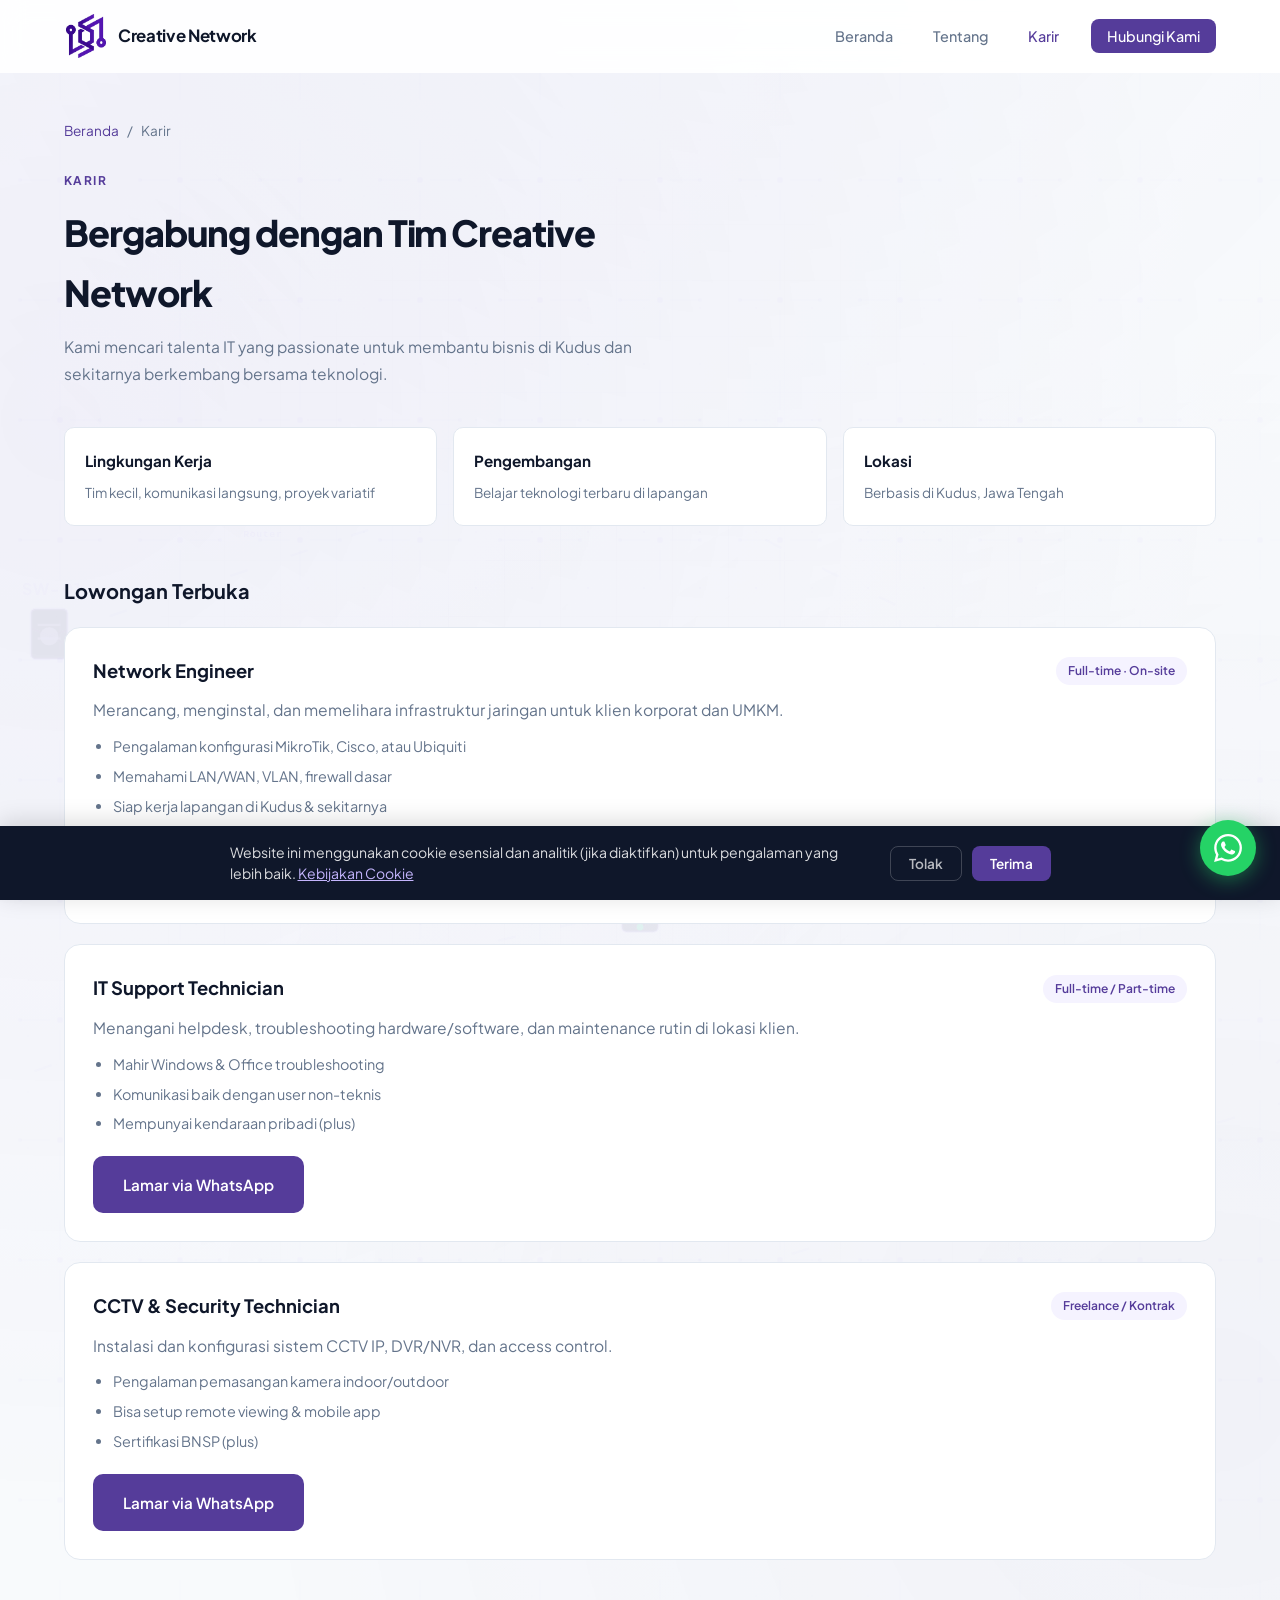
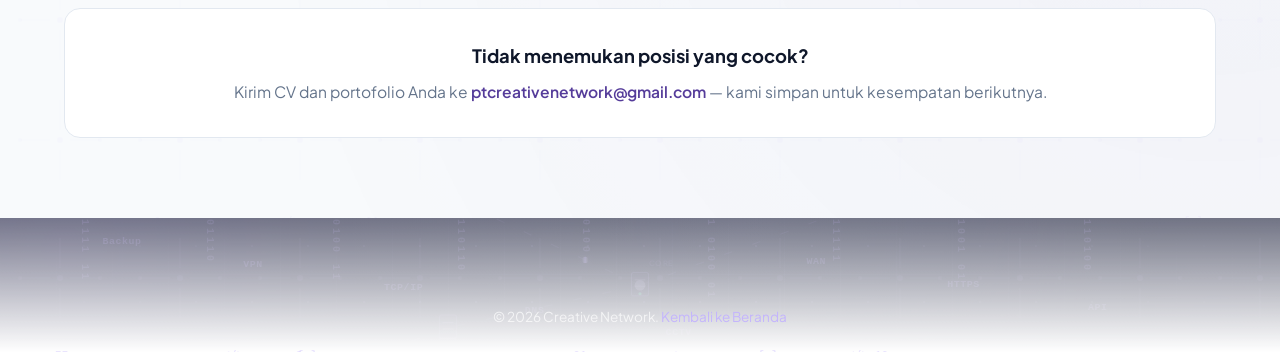
<file: karir.html>
﻿<!DOCTYPE html>
<html lang="id">
<head>
  <meta charset="UTF-8">
  <meta name="viewport" content="width=device-width, initial-scale=1.0">
  <meta name="description" content="Karir di Creative Network — bergabung dengan tim IT di Kudus. Lowongan Network Engineer, IT Support, dan CCTV Technician.">
  <title>Karir | Creative Network</title>
  <link rel="preconnect" href="https://fonts.googleapis.com">
  <link rel="preconnect" href="https://fonts.gstatic.com" crossorigin>
  <link href="https://fonts.googleapis.com/css2?family=Plus+Jakarta+Sans:wght@400;500;600;700;800&display=swap" rel="stylesheet">
  <link rel="icon" href="images/logo.png" type="image/png">
  <link rel="stylesheet" href="css/style.css">
</head>
<body>
  <header class="header scrolled" id="header">
    <nav class="nav container">
      <a href="index.html" class="nav__logo">
        <img src="images/logo.png" alt="Creative Network" class="nav__logo-img" width="44" height="44">
        <span class="nav__logo-text">Creative Network</span>
      </a>
      <button class="nav__toggle" id="nav-toggle" aria-label="Buka menu"><span></span><span></span><span></span></button>
      <ul class="nav__menu" id="nav-menu">
        <li><a href="index.html#beranda" class="nav__link">Beranda</a></li>
        <li><a href="index.html#tentang" class="nav__link">Tentang</a></li>
        <li><a href="karir.html" class="nav__link active">Karir</a></li>
        <li><a href="index.html#kebutuhan" class="nav__link nav__link--cta">Hubungi Kami</a></li>
      </ul>
    </nav>
  </header>

  <main class="karir-page">
    <div class="container">
      <nav class="legal-breadcrumb" aria-label="Breadcrumb">
        <a href="index.html">Beranda</a><span>/</span><span>Karir</span>
      </nav>
      <div class="karir-page__header">
        <span class="section__tag">Karir</span>
        <h1>Bergabung dengan Tim Creative Network</h1>
        <p>Kami mencari talenta IT yang passionate untuk membantu bisnis di Kudus dan sekitarnya berkembang bersama teknologi.</p>
      </div>

      <div class="karir-benefits">
        <div class="karir-benefit"><strong>Lingkungan Kerja</strong><span>Tim kecil, komunikasi langsung, proyek variatif</span></div>
        <div class="karir-benefit"><strong>Pengembangan</strong><span>Belajar teknologi terbaru di lapangan</span></div>
        <div class="karir-benefit"><strong>Lokasi</strong><span>Berbasis di Kudus, Jawa Tengah</span></div>
      </div>

      <h2 class="karir-page__subtitle">Lowongan Terbuka</h2>
      <div class="karir-jobs">
        <article class="karir-job">
          <div class="karir-job__head">
            <h3>Network Engineer</h3>
            <span class="karir-job__badge">Full-time · On-site</span>
          </div>
          <p>Merancang, menginstal, dan memelihara infrastruktur jaringan untuk klien korporat dan UMKM.</p>
          <ul>
            <li>Pengalaman konfigurasi MikroTik, Cisco, atau Ubiquiti</li>
            <li>Memahami LAN/WAN, VLAN, firewall dasar</li>
            <li>Siap kerja lapangan di Kudus & sekitarnya</li>
          </ul>
          <a href="https://wa.me/6287882521602?text=Halo%20Creative%20Network%2C%20saya%20ingin%20melamar%20posisi%20Network%20Engineer." class="btn btn--primary" target="_blank" rel="noopener noreferrer">Lamar via WhatsApp</a>
        </article>

        <article class="karir-job">
          <div class="karir-job__head">
            <h3>IT Support Technician</h3>
            <span class="karir-job__badge">Full-time / Part-time</span>
          </div>
          <p>Menangani helpdesk, troubleshooting hardware/software, dan maintenance rutin di lokasi klien.</p>
          <ul>
            <li>Mahir Windows & Office troubleshooting</li>
            <li>Komunikasi baik dengan user non-teknis</li>
            <li>Mempunyai kendaraan pribadi (plus)</li>
          </ul>
          <a href="https://wa.me/6287882521602?text=Halo%20Creative%20Network%2C%20saya%20ingin%20melamar%20posisi%20IT%20Support%20Technician." class="btn btn--primary" target="_blank" rel="noopener noreferrer">Lamar via WhatsApp</a>
        </article>

        <article class="karir-job">
          <div class="karir-job__head">
            <h3>CCTV & Security Technician</h3>
            <span class="karir-job__badge">Freelance / Kontrak</span>
          </div>
          <p>Instalasi dan konfigurasi sistem CCTV IP, DVR/NVR, dan access control.</p>
          <ul>
            <li>Pengalaman pemasangan kamera indoor/outdoor</li>
            <li>Bisa setup remote viewing & mobile app</li>
            <li>Sertifikasi BNSP (plus)</li>
          </ul>
          <a href="https://wa.me/6287882521602?text=Halo%20Creative%20Network%2C%20saya%20ingin%20melamar%20posisi%20CCTV%20Technician." class="btn btn--primary" target="_blank" rel="noopener noreferrer">Lamar via WhatsApp</a>
        </article>
      </div>

      <div class="karir-cta">
        <h2>Tidak menemukan posisi yang cocok?</h2>
        <p>Kirim CV dan portofolio Anda ke <a href="mailto:ptcreativenetwork@gmail.com">ptcreativenetwork@gmail.com</a> — kami simpan untuk kesempatan berikutnya.</p>
      </div>
    </div>
  </main>

  <footer class="footer">
    <div class="container">
      <div class="footer__bottom">
        <p>&copy; 2026 Creative Network. <a href="index.html">Kembali ke Beranda</a></p>
      </div>
    </div>
  </footer>
  <script src="js/site-config.js"></script>
  <script src="js/main.js"></script>
</body>
</html>
</file>
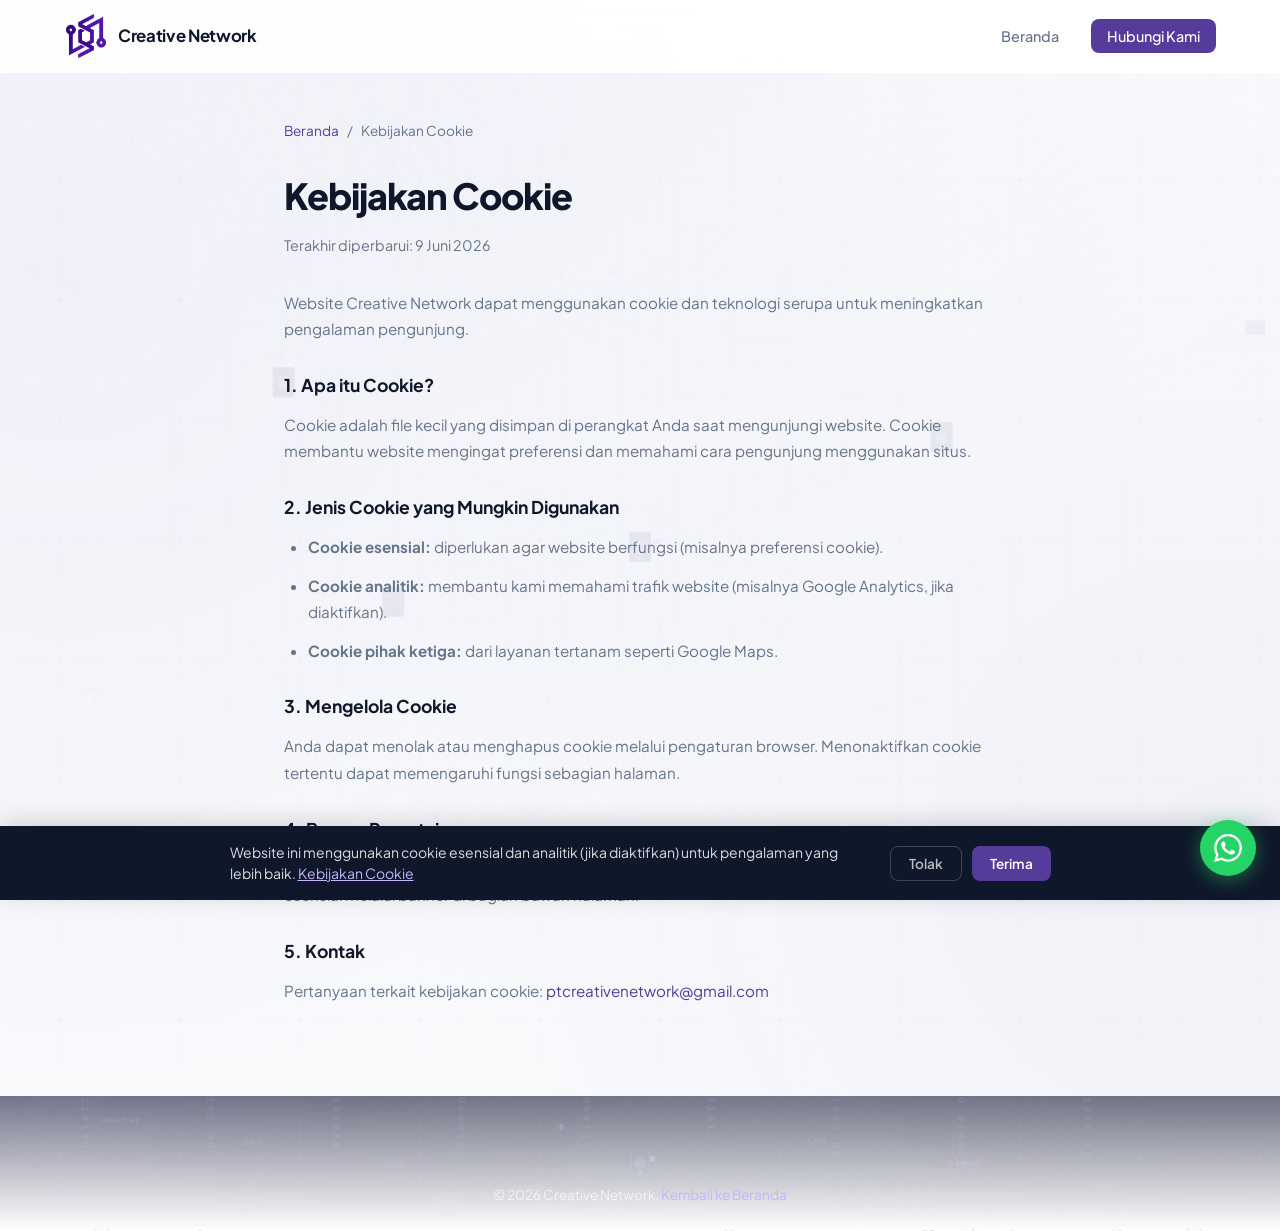
<file: kebijakan-cookie.html>
﻿<!DOCTYPE html>
<html lang="id">
<head>
  <meta charset="UTF-8">
  <meta name="viewport" content="width=device-width, initial-scale=1.0">
  <meta name="description" content="Kebijakan Cookie website Creative Network.">
  <title>Kebijakan Cookie | Creative Network</title>
  <link rel="preconnect" href="https://fonts.googleapis.com">
  <link rel="preconnect" href="https://fonts.gstatic.com" crossorigin>
  <link href="https://fonts.googleapis.com/css2?family=Plus+Jakarta+Sans:wght@400;500;600;700;800&display=swap" rel="stylesheet">
  <link rel="icon" href="images/logo.png" type="image/png">
  <link rel="stylesheet" href="css/style.css">
</head>
<body>
  <header class="header scrolled" id="header">
    <nav class="nav container">
      <a href="index.html" class="nav__logo">
        <img src="images/logo.png" alt="Creative Network" class="nav__logo-img" width="44" height="44">
        <span class="nav__logo-text">Creative Network</span>
      </a>
      <button class="nav__toggle" id="nav-toggle" aria-label="Buka menu"><span></span><span></span><span></span></button>
      <ul class="nav__menu" id="nav-menu">
        <li><a href="index.html#beranda" class="nav__link">Beranda</a></li>
        <li><a href="index.html#kebutuhan" class="nav__link nav__link--cta">Hubungi Kami</a></li>
      </ul>
    </nav>
  </header>

  <main class="legal-page">
    <div class="container legal-page__inner">
      <nav class="legal-breadcrumb" aria-label="Breadcrumb">
        <a href="index.html">Beranda</a><span>/</span><span>Kebijakan Cookie</span>
      </nav>
      <h1>Kebijakan Cookie</h1>
      <p class="legal-page__updated">Terakhir diperbarui: 9 Juni 2026</p>

      <div class="legal-page__content">
        <p>Website Creative Network dapat menggunakan cookie dan teknologi serupa untuk meningkatkan pengalaman pengunjung.</p>

        <h2>1. Apa itu Cookie?</h2>
        <p>Cookie adalah file kecil yang disimpan di perangkat Anda saat mengunjungi website. Cookie membantu website mengingat preferensi dan memahami cara pengunjung menggunakan situs.</p>

        <h2>2. Jenis Cookie yang Mungkin Digunakan</h2>
        <ul>
          <li><strong>Cookie esensial:</strong> diperlukan agar website berfungsi (misalnya preferensi cookie).</li>
          <li><strong>Cookie analitik:</strong> membantu kami memahami trafik website (misalnya Google Analytics, jika diaktifkan).</li>
          <li><strong>Cookie pihak ketiga:</strong> dari layanan tertanam seperti Google Maps.</li>
        </ul>

        <h2>3. Mengelola Cookie</h2>
        <p>Anda dapat menolak atau menghapus cookie melalui pengaturan browser. Menonaktifkan cookie tertentu dapat memengaruhi fungsi sebagian halaman.</p>

        <h2>4. Banner Persetujuan</h2>
        <p>Saat pertama kali mengunjungi website, Anda dapat memilih menerima atau menolak cookie non-esensial melalui banner di bagian bawah halaman.</p>

        <h2>5. Kontak</h2>
        <p>Pertanyaan terkait kebijakan cookie: <a href="mailto:ptcreativenetwork@gmail.com">ptcreativenetwork@gmail.com</a></p>
      </div>
    </div>
  </main>

  <footer class="footer">
    <div class="container">
      <div class="footer__bottom">
        <p>&copy; 2026 Creative Network. <a href="index.html">Kembali ke Beranda</a></p>
      </div>
    </div>
  </footer>
  <script src="js/site-config.js"></script>
  <script src="js/main.js"></script>
</body>
</html>
</file>
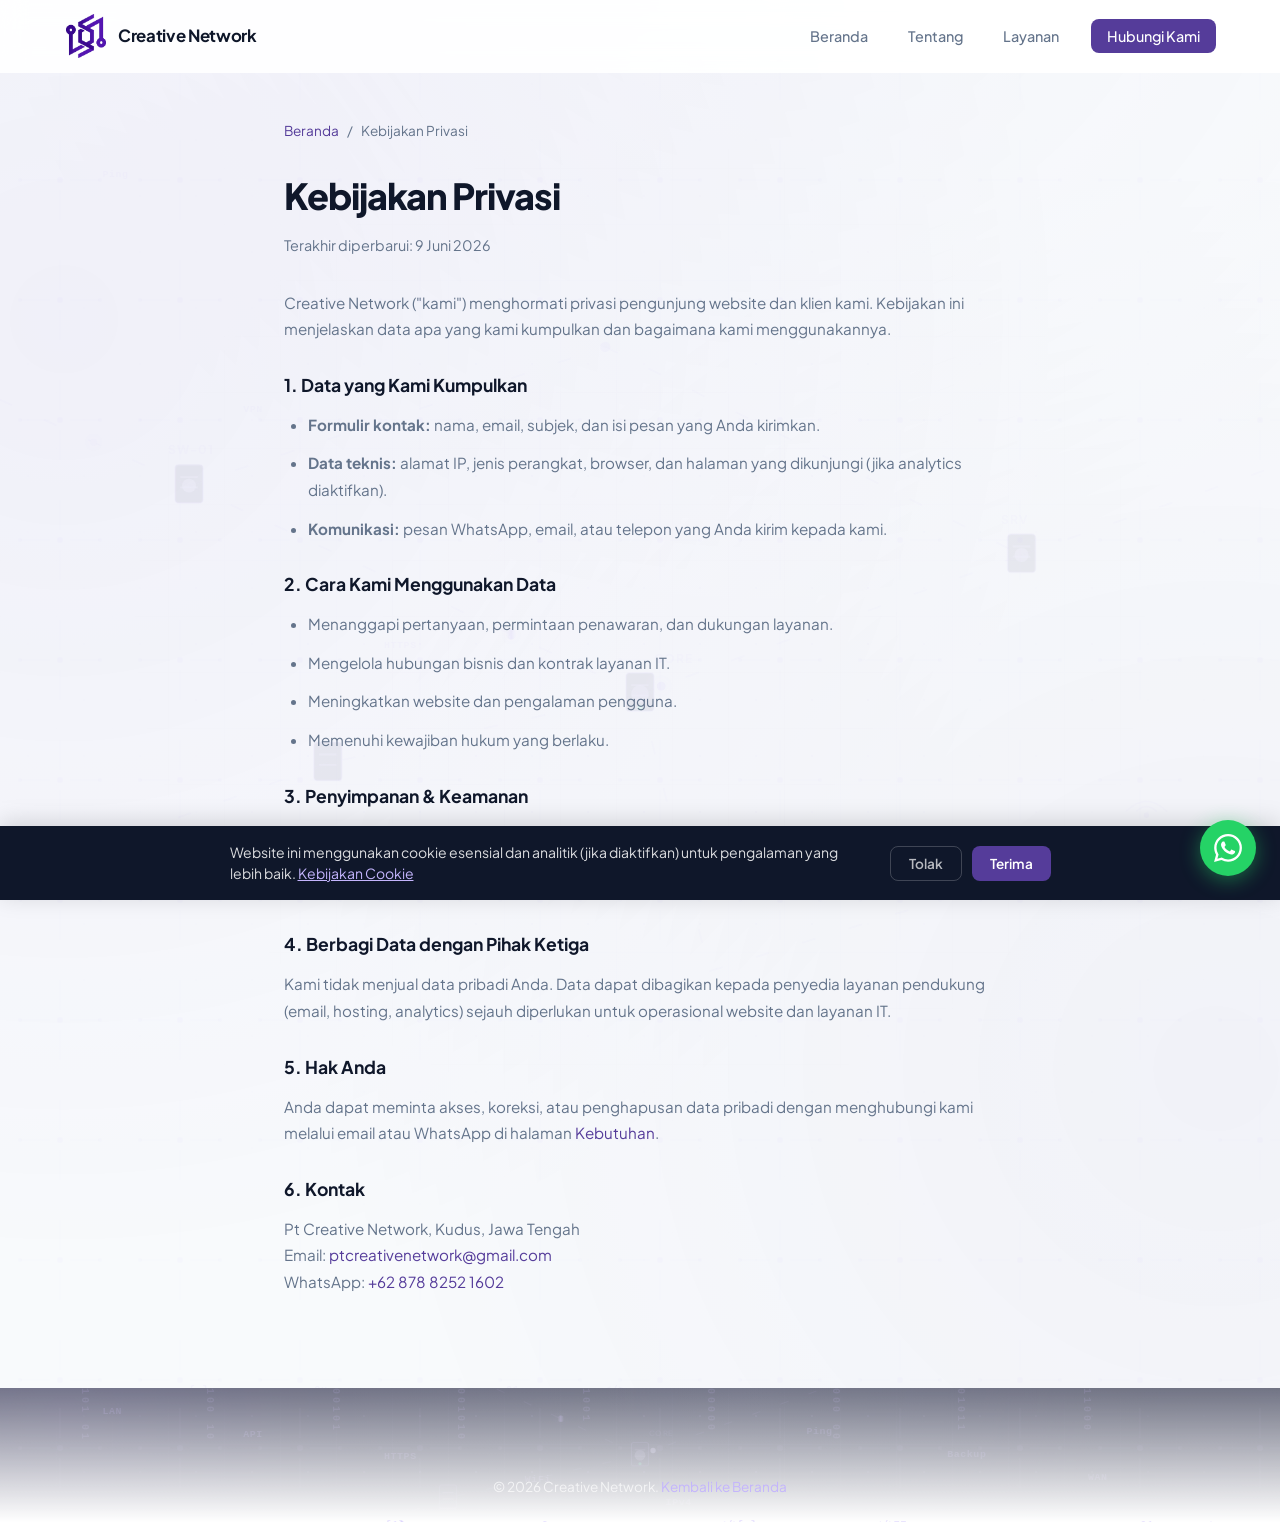
<file: kebijakan-privasi.html>
﻿<!DOCTYPE html>
<html lang="id">
<head>
  <meta charset="UTF-8">
  <meta name="viewport" content="width=device-width, initial-scale=1.0">
  <meta name="description" content="Kebijakan Privasi Creative Network — cara kami mengumpulkan, menggunakan, dan melindungi data Anda.">
  <title>Kebijakan Privasi | Creative Network</title>
  <link rel="preconnect" href="https://fonts.googleapis.com">
  <link rel="preconnect" href="https://fonts.gstatic.com" crossorigin>
  <link href="https://fonts.googleapis.com/css2?family=Plus+Jakarta+Sans:wght@400;500;600;700;800&display=swap" rel="stylesheet">
  <link rel="icon" href="images/logo.png" type="image/png">
  <link rel="stylesheet" href="css/style.css">
</head>
<body>
  <header class="header scrolled" id="header">
    <nav class="nav container">
      <a href="index.html" class="nav__logo">
        <img src="images/logo.png" alt="Creative Network" class="nav__logo-img" width="44" height="44">
        <span class="nav__logo-text">Creative Network</span>
      </a>
      <button class="nav__toggle" id="nav-toggle" aria-label="Buka menu"><span></span><span></span><span></span></button>
      <ul class="nav__menu" id="nav-menu">
        <li><a href="index.html#beranda" class="nav__link">Beranda</a></li>
        <li><a href="index.html#tentang" class="nav__link">Tentang</a></li>
        <li><a href="index.html#layanan" class="nav__link">Layanan</a></li>
        <li><a href="index.html#kebutuhan" class="nav__link nav__link--cta">Hubungi Kami</a></li>
      </ul>
    </nav>
  </header>

  <main class="legal-page">
    <div class="container legal-page__inner">
      <nav class="legal-breadcrumb" aria-label="Breadcrumb">
        <a href="index.html">Beranda</a><span>/</span><span>Kebijakan Privasi</span>
      </nav>
      <h1>Kebijakan Privasi</h1>
      <p class="legal-page__updated">Terakhir diperbarui: 9 Juni 2026</p>

      <div class="legal-page__content">
        <p>Creative Network ("kami") menghormati privasi pengunjung website dan klien kami. Kebijakan ini menjelaskan data apa yang kami kumpulkan dan bagaimana kami menggunakannya.</p>

        <h2>1. Data yang Kami Kumpulkan</h2>
        <ul>
          <li><strong>Formulir kontak:</strong> nama, email, subjek, dan isi pesan yang Anda kirimkan.</li>
          <li><strong>Data teknis:</strong> alamat IP, jenis perangkat, browser, dan halaman yang dikunjungi (jika analytics diaktifkan).</li>
          <li><strong>Komunikasi:</strong> pesan WhatsApp, email, atau telepon yang Anda kirim kepada kami.</li>
        </ul>

        <h2>2. Cara Kami Menggunakan Data</h2>
        <ul>
          <li>Menanggapi pertanyaan, permintaan penawaran, dan dukungan layanan.</li>
          <li>Mengelola hubungan bisnis dan kontrak layanan IT.</li>
          <li>Meningkatkan website dan pengalaman pengguna.</li>
          <li>Memenuhi kewajiban hukum yang berlaku.</li>
        </ul>

        <h2>3. Penyimpanan & Keamanan</h2>
        <p>Pesan formulir dikirim ke layanan pihak ketiga (Web3Forms/FormSubmit) dan email resmi <a href="mailto:ptcreativenetwork@gmail.com">ptcreativenetwork@gmail.com</a>. Kami berupaya menjaga data Anda dengan akses terbatas hanya untuk tim yang berwenang.</p>

        <h2>4. Berbagi Data dengan Pihak Ketiga</h2>
        <p>Kami tidak menjual data pribadi Anda. Data dapat dibagikan kepada penyedia layanan pendukung (email, hosting, analytics) sejauh diperlukan untuk operasional website dan layanan IT.</p>

        <h2>5. Hak Anda</h2>
        <p>Anda dapat meminta akses, koreksi, atau penghapusan data pribadi dengan menghubungi kami melalui email atau WhatsApp di halaman <a href="index.html#kebutuhan">Kebutuhan</a>.</p>

        <h2>6. Kontak</h2>
        <p>Pt Creative Network, Kudus, Jawa Tengah<br>
        Email: <a href="mailto:ptcreativenetwork@gmail.com">ptcreativenetwork@gmail.com</a><br>
        WhatsApp: <a href="https://wa.me/6287882521602">+62 878 8252 1602</a></p>
      </div>
    </div>
  </main>

  <footer class="footer">
    <div class="container">
      <div class="footer__bottom">
        <p>&copy; 2026 Creative Network. <a href="index.html">Kembali ke Beranda</a></p>
      </div>
    </div>
  </footer>
  <script src="js/site-config.js"></script>
  <script src="js/main.js"></script>
</body>
</html>
</file>
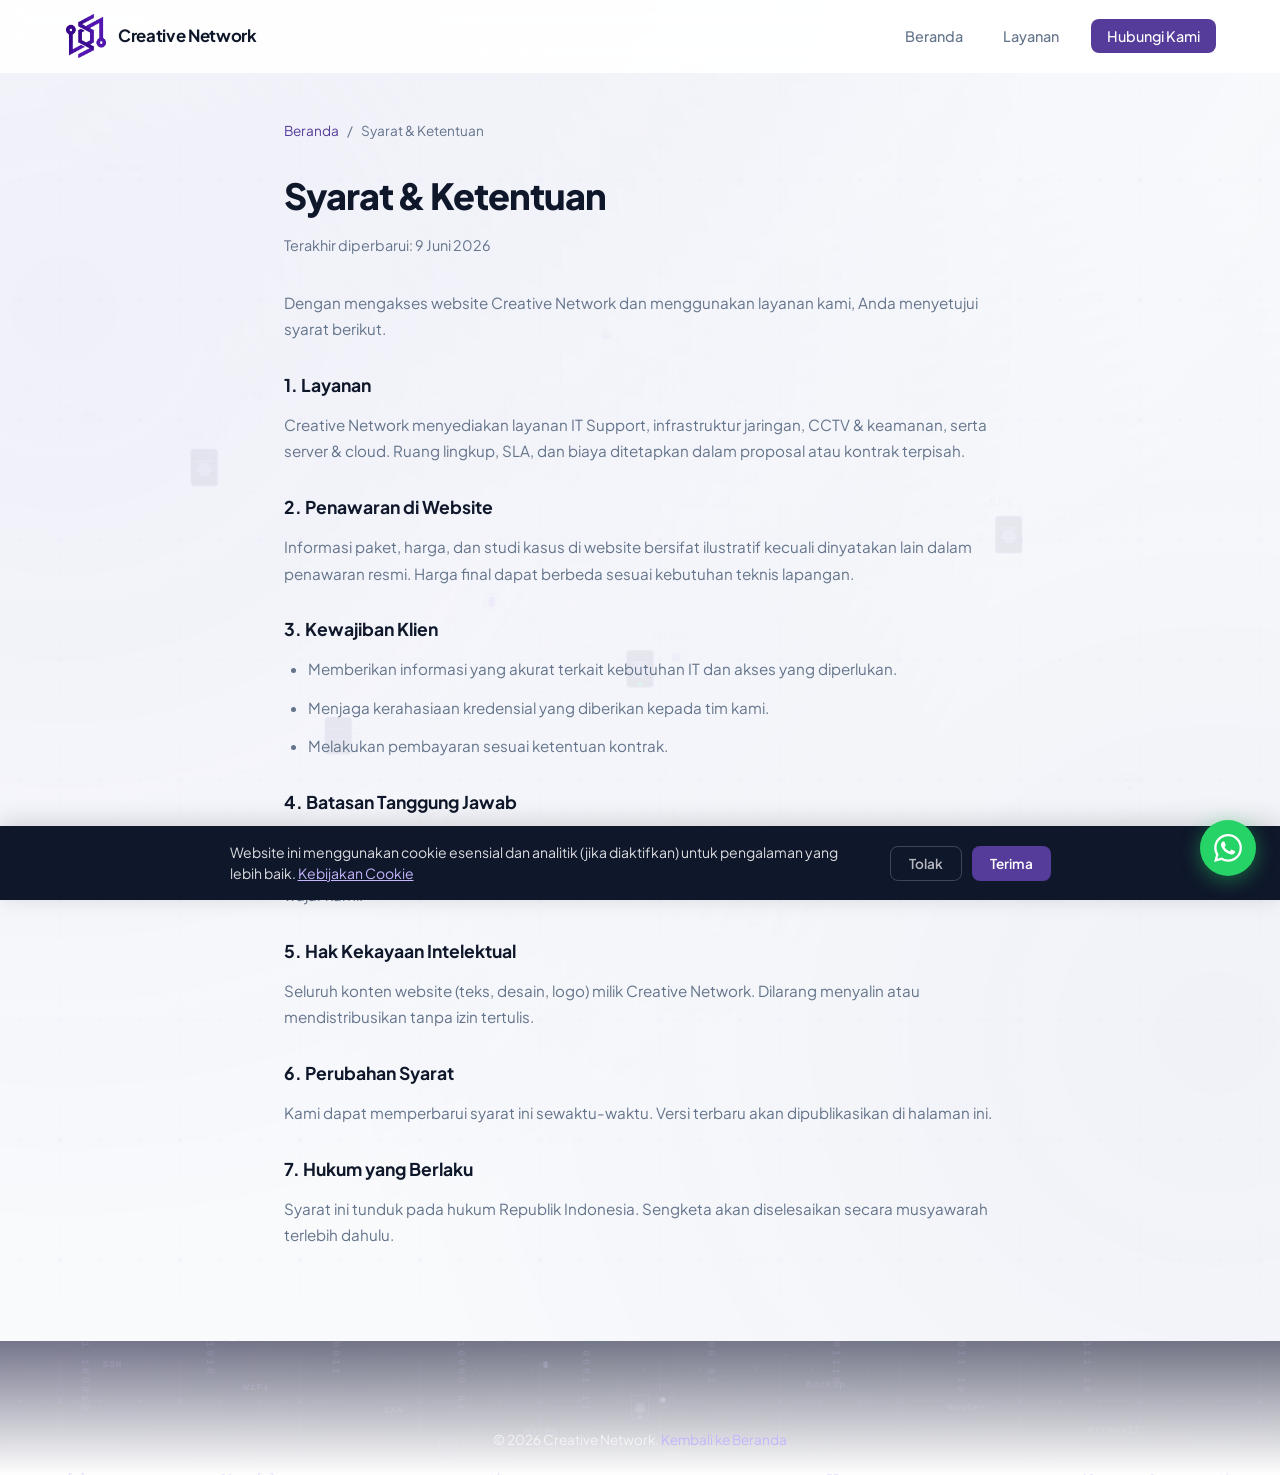
<file: syarat-ketentuan.html>
﻿<!DOCTYPE html>
<html lang="id">
<head>
  <meta charset="UTF-8">
  <meta name="viewport" content="width=device-width, initial-scale=1.0">
  <meta name="description" content="Syarat dan Ketentuan penggunaan website dan layanan Creative Network.">
  <title>Syarat & Ketentuan | Creative Network</title>
  <link rel="preconnect" href="https://fonts.googleapis.com">
  <link rel="preconnect" href="https://fonts.gstatic.com" crossorigin>
  <link href="https://fonts.googleapis.com/css2?family=Plus+Jakarta+Sans:wght@400;500;600;700;800&display=swap" rel="stylesheet">
  <link rel="icon" href="images/logo.png" type="image/png">
  <link rel="stylesheet" href="css/style.css">
</head>
<body>
  <header class="header scrolled" id="header">
    <nav class="nav container">
      <a href="index.html" class="nav__logo">
        <img src="images/logo.png" alt="Creative Network" class="nav__logo-img" width="44" height="44">
        <span class="nav__logo-text">Creative Network</span>
      </a>
      <button class="nav__toggle" id="nav-toggle" aria-label="Buka menu"><span></span><span></span><span></span></button>
      <ul class="nav__menu" id="nav-menu">
        <li><a href="index.html#beranda" class="nav__link">Beranda</a></li>
        <li><a href="index.html#layanan" class="nav__link">Layanan</a></li>
        <li><a href="index.html#kebutuhan" class="nav__link nav__link--cta">Hubungi Kami</a></li>
      </ul>
    </nav>
  </header>

  <main class="legal-page">
    <div class="container legal-page__inner">
      <nav class="legal-breadcrumb" aria-label="Breadcrumb">
        <a href="index.html">Beranda</a><span>/</span><span>Syarat & Ketentuan</span>
      </nav>
      <h1>Syarat & Ketentuan</h1>
      <p class="legal-page__updated">Terakhir diperbarui: 9 Juni 2026</p>

      <div class="legal-page__content">
        <p>Dengan mengakses website Creative Network dan menggunakan layanan kami, Anda menyetujui syarat berikut.</p>

        <h2>1. Layanan</h2>
        <p>Creative Network menyediakan layanan IT Support, infrastruktur jaringan, CCTV & keamanan, serta server & cloud. Ruang lingkup, SLA, dan biaya ditetapkan dalam proposal atau kontrak terpisah.</p>

        <h2>2. Penawaran di Website</h2>
        <p>Informasi paket, harga, dan studi kasus di website bersifat ilustratif kecuali dinyatakan lain dalam penawaran resmi. Harga final dapat berbeda sesuai kebutuhan teknis lapangan.</p>

        <h2>3. Kewajiban Klien</h2>
        <ul>
          <li>Memberikan informasi yang akurat terkait kebutuhan IT dan akses yang diperlukan.</li>
          <li>Menjaga kerahasiaan kredensial yang diberikan kepada tim kami.</li>
          <li>Melakukan pembayaran sesuai ketentuan kontrak.</li>
        </ul>

        <h2>4. Batasan Tanggung Jawab</h2>
        <p>Kami berupaya memberikan layanan terbaik, namun tidak bertanggung jawab atas gangguan yang disebabkan oleh force majeure, kesalahan pihak ketiga, atau perubahan infrastruktur di luar kendali wajar kami.</p>

        <h2>5. Hak Kekayaan Intelektual</h2>
        <p>Seluruh konten website (teks, desain, logo) milik Creative Network. Dilarang menyalin atau mendistribusikan tanpa izin tertulis.</p>

        <h2>6. Perubahan Syarat</h2>
        <p>Kami dapat memperbarui syarat ini sewaktu-waktu. Versi terbaru akan dipublikasikan di halaman ini.</p>

        <h2>7. Hukum yang Berlaku</h2>
        <p>Syarat ini tunduk pada hukum Republik Indonesia. Sengketa akan diselesaikan secara musyawarah terlebih dahulu.</p>
      </div>
    </div>
  </main>

  <footer class="footer">
    <div class="container">
      <div class="footer__bottom">
        <p>&copy; 2026 Creative Network. <a href="index.html">Kembali ke Beranda</a></p>
      </div>
    </div>
  </footer>
  <script src="js/site-config.js"></script>
  <script src="js/main.js"></script>
</body>
</html>
</file>
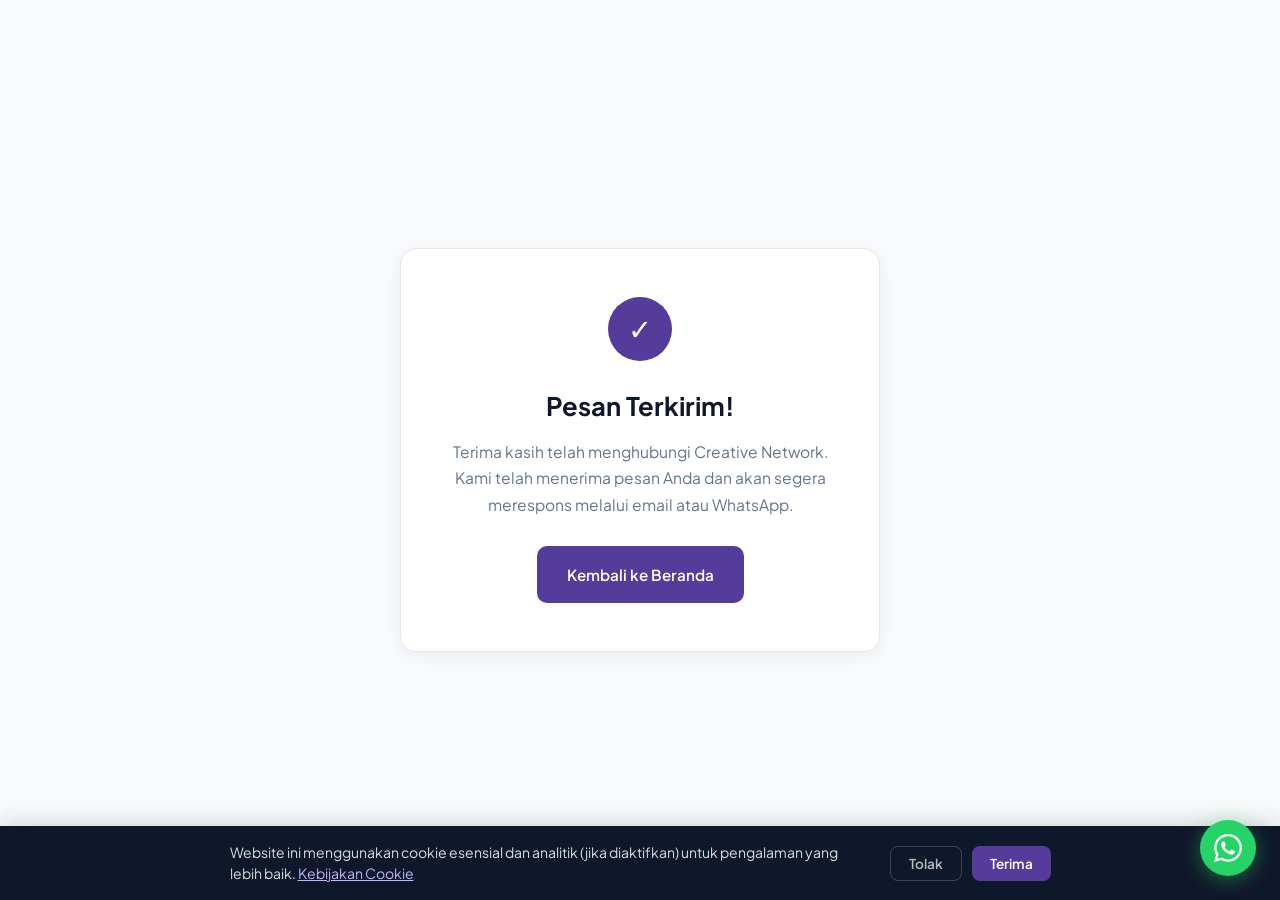
<file: thank-you.html>
﻿<!DOCTYPE html>
<html lang="id">
<head>
  <meta charset="UTF-8">
  <meta name="viewport" content="width=device-width, initial-scale=1.0">
  <title>Terima Kasih | Creative Network</title>
  <link rel="preconnect" href="https://fonts.googleapis.com">
  <link rel="preconnect" href="https://fonts.gstatic.com" crossorigin>
  <link href="https://fonts.googleapis.com/css2?family=Plus+Jakarta+Sans:wght@400;500;600;700;800&display=swap" rel="stylesheet">
  <link rel="icon" href="images/logo.png" type="image/png">
  <link rel="stylesheet" href="css/style.css">
  <style>
    .thank-you {
      min-height: 100vh;
      display: flex;
      align-items: center;
      justify-content: center;
      text-align: center;
      padding: 40px 24px;
      background: var(--color-bg-alt);
    }
    .thank-you__card {
      max-width: 480px;
      background: var(--color-bg);
      padding: 48px 40px;
      border-radius: var(--radius-lg);
      border: 1px solid var(--color-border);
      box-shadow: var(--shadow-md);
    }
    .thank-you__icon {
      width: 64px;
      height: 64px;
      background: var(--color-primary);
      color: #fff;
      border-radius: 50%;
      display: flex;
      align-items: center;
      justify-content: center;
      font-size: 1.8rem;
      margin: 0 auto 24px;
    }
    .thank-you h1 {
      font-size: 1.6rem;
      color: var(--color-dark);
      margin-bottom: 12px;
    }
    .thank-you p {
      color: var(--color-text-light);
      line-height: 1.7;
      margin-bottom: 28px;
    }
  </style>
</head>
<body>
  <section class="thank-you">
    <div class="thank-you__card">
      <div class="thank-you__icon">✓</div>
      <h1>Pesan Terkirim!</h1>
      <p>Terima kasih telah menghubungi Creative Network. Kami telah menerima pesan Anda dan akan segera merespons melalui email atau WhatsApp.</p>
      <a href="index.html" class="btn btn--primary">Kembali ke Beranda</a>
    </div>
  </section>
  <script src="js/site-config.js"></script>
  <script src="js/main.js"></script>
</body>
</html>
</file>
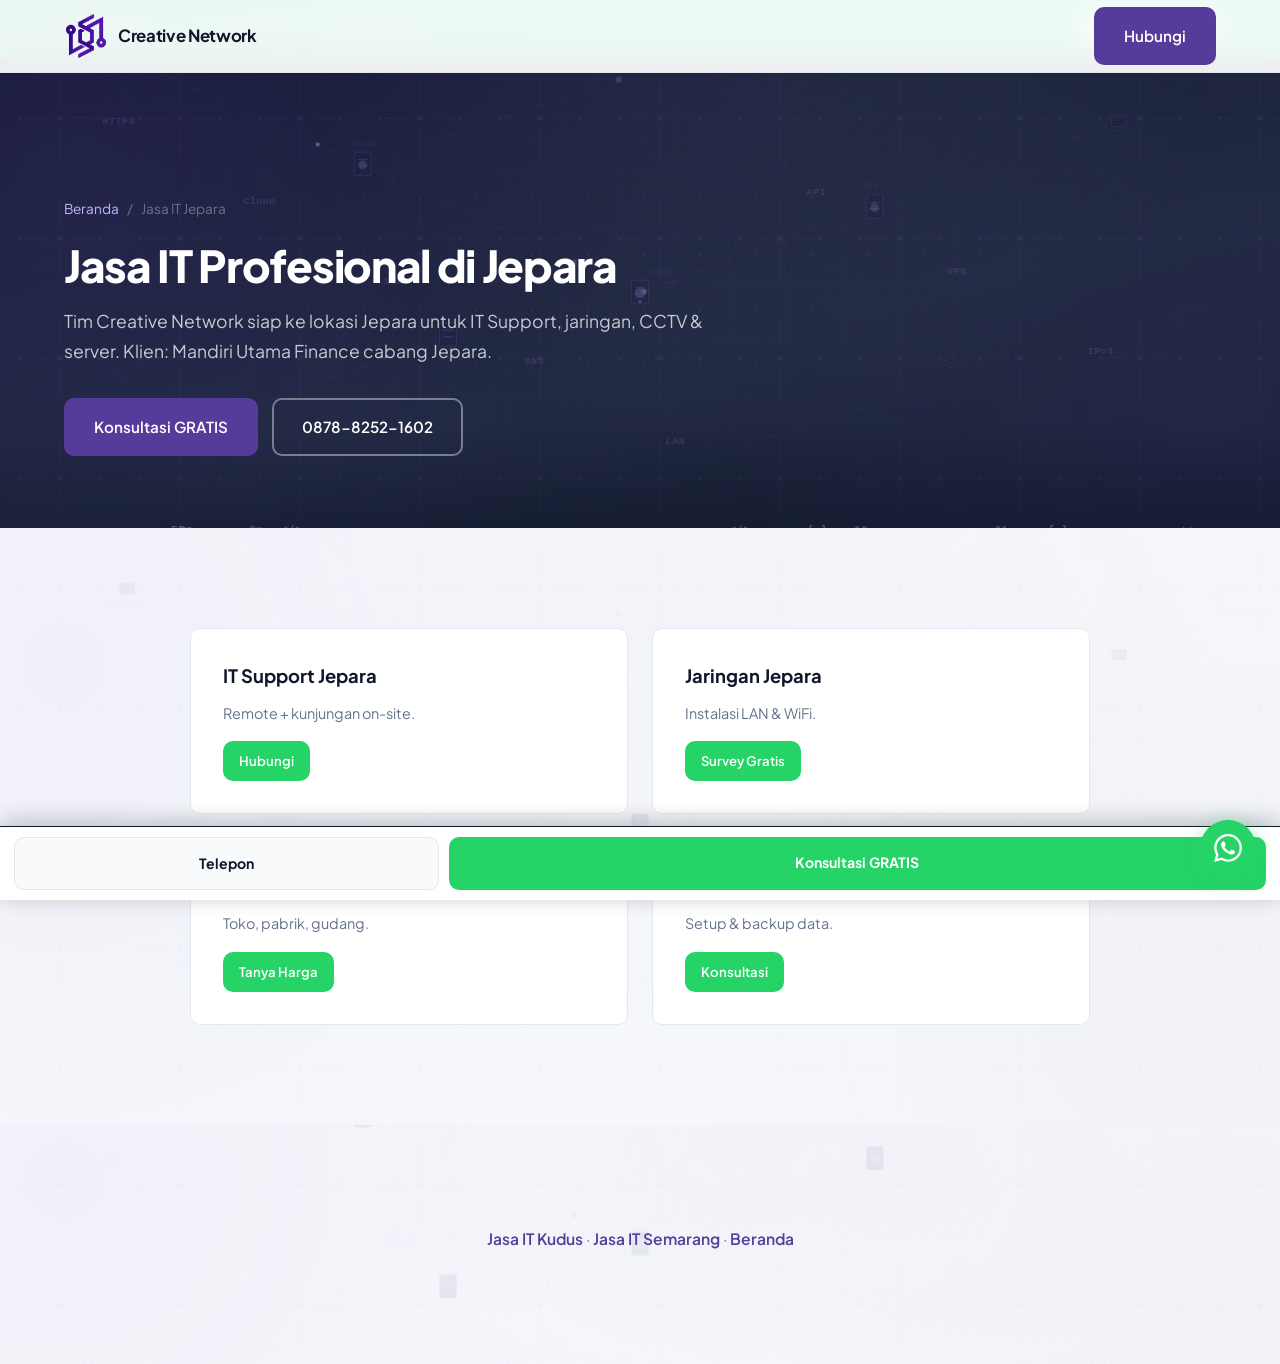
<file: area/jasa-it-jepara.html>
<!DOCTYPE html>
<html lang="id">
<head>
  <meta charset="UTF-8">
  <meta name="viewport" content="width=device-width, initial-scale=1.0">
  <meta name="description" content="Jasa IT profesional di Jepara. IT Support, CCTV, jaringan & server. Konsultasi GRATIS. WA: 0878-8252-1602. On-site ke Jepara.">
  <title>Jasa IT Jepara — IT Support, CCTV, Jaringan | Creative Network</title>
  <link rel="canonical" href="https://creativenetwork.my.id/area/jasa-it-jepara.html">
  <link rel="icon" href="../images/logo.png" type="image/png">
  <link href="https://fonts.googleapis.com/css2?family=Plus+Jakarta+Sans:wght@400;500;600;700;800&display=swap" rel="stylesheet">
  <link rel="stylesheet" href="../css/style.css">
</head>
<body>
  <div class="promo-bar"><div class="container promo-bar__inner">
    <p class="promo-bar__text"><strong>Jasa IT Jepara</strong> — On-site siap ke lokasi · Konsultasi GRATIS</p>
    <a href="https://wa.me/6287882521602?text=Halo%2C%20saya%20cari%20jasa%20IT%20di%20Jepara" class="promo-bar__btn" target="_blank" rel="noopener noreferrer">Chat Sekarang</a>
  </div></div>
  <header class="header scrolled"><nav class="nav container">
    <a href="../index.html" class="nav__logo"><img src="../images/logo.png" alt="Creative Network" class="nav__logo-img" width="44" height="44"><span class="nav__logo-text">Creative Network</span></a>
    <a href="https://wa.me/6287882521602?text=Halo%2C%20saya%20cari%20jasa%20IT%20di%20Jepara" class="btn btn--primary" target="_blank" rel="noopener noreferrer">Hubungi</a>
  </nav></header>

  <section class="service-hero">
    <div class="container">
      <nav class="breadcrumb"><a href="../index.html">Beranda</a><span>/</span><span>Jasa IT Jepara</span></nav>
      <h1 class="service-hero__title">Jasa IT Profesional di Jepara</h1>
      <p class="service-hero__desc">Tim Creative Network siap ke lokasi Jepara untuk IT Support, jaringan, CCTV & server. Klien: Mandiri Utama Finance cabang Jepara.</p>
      <div class="service-hero__actions">
        <a href="https://wa.me/6287882521602?text=Halo%2C%20saya%20cari%20jasa%20IT%20di%20Jepara" class="btn btn--primary btn--pulse" target="_blank" rel="noopener noreferrer">Konsultasi GRATIS</a>
        <a href="tel:+6287882521602" class="btn btn--outline">0878-8252-1602</a>
      </div>
    </div>
  </section>

  <section class="section services"><div class="container"><div class="services__grid">
    <div class="service-card"><h3 class="service-card__title">IT Support Jepara</h3><p class="service-card__desc">Remote + kunjungan on-site.</p><a href="https://wa.me/6287882521602?text=Butuh%20IT%20Support%20Jepara" class="btn btn--whatsapp btn--sm" target="_blank" rel="noopener noreferrer">Hubungi</a></div>
    <div class="service-card"><h3 class="service-card__title">Jaringan Jepara</h3><p class="service-card__desc">Instalasi LAN & WiFi.</p><a href="https://wa.me/6287882521602?text=Butuh%20jaringan%20Jepara" class="btn btn--whatsapp btn--sm" target="_blank" rel="noopener noreferrer">Survey Gratis</a></div>
    <div class="service-card"><h3 class="service-card__title">CCTV Jepara</h3><p class="service-card__desc">Toko, pabrik, gudang.</p><a href="https://wa.me/6287882521602?text=Butuh%20CCTV%20Jepara" class="btn btn--whatsapp btn--sm" target="_blank" rel="noopener noreferrer">Tanya Harga</a></div>
    <div class="service-card"><h3 class="service-card__title">Server Jepara</h3><p class="service-card__desc">Setup & backup data.</p><a href="https://wa.me/6287882521602?text=Butuh%20server%20Jepara" class="btn btn--whatsapp btn--sm" target="_blank" rel="noopener noreferrer">Konsultasi</a></div>
  </div></div></section>

  <section class="section seo-block"><div class="container"><article class="seo-block__article">
    <p><a href="jasa-it-kudus.html">Jasa IT Kudus</a> · <a href="jasa-it-semarang.html">Jasa IT Semarang</a> · <a href="../index.html">Beranda</a></p>
  </article></div></section>

  <div class="sticky-cta" id="sticky-cta"><a href="tel:+6287882521602" class="sticky-cta__phone">Telepon</a><a href="https://wa.me/6287882521602?text=Butuh%20jasa%20IT%20Jepara" class="sticky-cta__wa" target="_blank" rel="noopener noreferrer">Konsultasi GRATIS</a></div>
  <script src="../js/site-config.js"></script><script src="../js/main.js"></script>
</body>
</html>
</file>
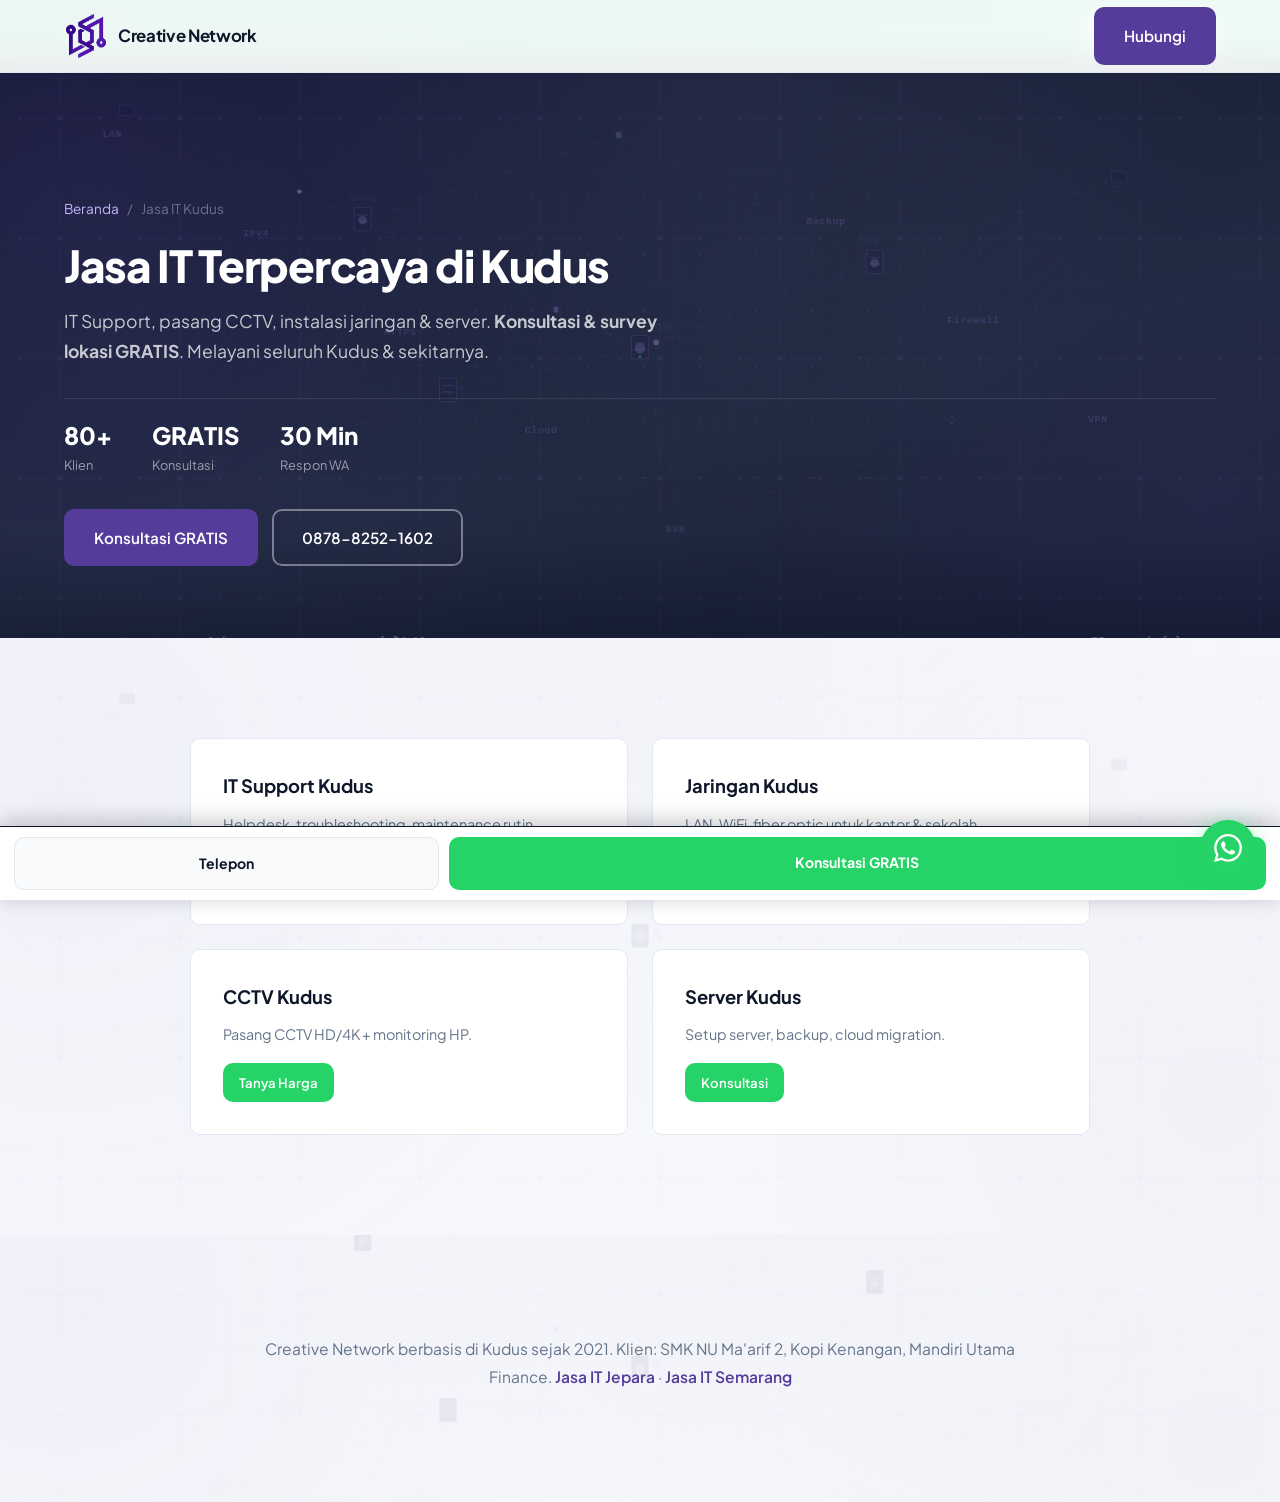
<file: area/jasa-it-kudus.html>
<!DOCTYPE html>
<html lang="id">
<head>
  <meta charset="UTF-8">
  <meta name="viewport" content="width=device-width, initial-scale=1.0">
  <meta name="description" content="Jasa IT #1 di Kudus. IT Support, pasang CCTV, jaringan & server. Konsultasi GRATIS, respon 30 menit. WA: 0878-8252-1602.">
  <title>Jasa IT Kudus — IT Support, CCTV, Jaringan | Creative Network</title>
  <link rel="canonical" href="https://creativenetwork.my.id/area/jasa-it-kudus.html">
  <link rel="icon" href="../images/logo.png" type="image/png">
  <link href="https://fonts.googleapis.com/css2?family=Plus+Jakarta+Sans:wght@400;500;600;700;800&display=swap" rel="stylesheet">
  <link rel="stylesheet" href="../css/style.css">
</head>
<body>
  <div class="promo-bar">
    <div class="container promo-bar__inner">
      <p class="promo-bar__text"><strong>Jasa IT Kudus</strong> — Konsultasi & Survey GRATIS · Respon 30 menit</p>
      <a href="https://wa.me/6287882521602?text=Halo%2C%20saya%20cari%20jasa%20IT%20di%20Kudus" class="promo-bar__btn" target="_blank" rel="noopener noreferrer">Chat Sekarang</a>
    </div>
  </div>
  <header class="header scrolled"><nav class="nav container">
    <a href="../index.html" class="nav__logo"><img src="../images/logo.png" alt="Creative Network" class="nav__logo-img" width="44" height="44"><span class="nav__logo-text">Creative Network</span></a>
    <a href="https://wa.me/6287882521602?text=Halo%2C%20saya%20cari%20jasa%20IT%20di%20Kudus" class="btn btn--primary" target="_blank" rel="noopener noreferrer">Hubungi</a>
  </nav></header>

  <section class="service-hero">
    <div class="container">
      <nav class="breadcrumb"><a href="../index.html">Beranda</a><span>/</span><span>Jasa IT Kudus</span></nav>
      <h1 class="service-hero__title">Jasa IT Terpercaya di Kudus</h1>
      <p class="service-hero__desc">IT Support, pasang CCTV, instalasi jaringan & server. <strong>Konsultasi & survey lokasi GRATIS</strong>. Melayani seluruh Kudus & sekitarnya.</p>
      <div class="service-hero__stats">
        <div class="service-hero__stat"><strong>80+</strong><span>Klien</span></div>
        <div class="service-hero__stat"><strong>GRATIS</strong><span>Konsultasi</span></div>
        <div class="service-hero__stat"><strong>30 Min</strong><span>Respon WA</span></div>
      </div>
      <div class="service-hero__actions">
        <a href="https://wa.me/6287882521602?text=Halo%2C%20saya%20cari%20jasa%20IT%20di%20Kudus" class="btn btn--primary btn--pulse" target="_blank" rel="noopener noreferrer">Konsultasi GRATIS</a>
        <a href="tel:+6287882521602" class="btn btn--outline">0878-8252-1602</a>
      </div>
    </div>
  </section>

  <section class="section services">
    <div class="container">
      <div class="services__grid">
        <div class="service-card">
          <h3 class="service-card__title">IT Support Kudus</h3>
          <p class="service-card__desc">Helpdesk, troubleshooting, maintenance rutin.</p>
          <a href="https://wa.me/6287882521602?text=Butuh%20IT%20Support%20Kudus" class="btn btn--whatsapp btn--sm" target="_blank" rel="noopener noreferrer">Tanya Harga</a>
        </div>
        <div class="service-card">
          <h3 class="service-card__title">Jaringan Kudus</h3>
          <p class="service-card__desc">LAN, WiFi, fiber optic untuk kantor & sekolah.</p>
          <a href="https://wa.me/6287882521602?text=Butuh%20jaringan%20Kudus" class="btn btn--whatsapp btn--sm" target="_blank" rel="noopener noreferrer">Survey Gratis</a>
        </div>
        <div class="service-card">
          <h3 class="service-card__title">CCTV Kudus</h3>
          <p class="service-card__desc">Pasang CCTV HD/4K + monitoring HP.</p>
          <a href="https://wa.me/6287882521602?text=Butuh%20CCTV%20Kudus" class="btn btn--whatsapp btn--sm" target="_blank" rel="noopener noreferrer">Tanya Harga</a>
        </div>
        <div class="service-card">
          <h3 class="service-card__title">Server Kudus</h3>
          <p class="service-card__desc">Setup server, backup, cloud migration.</p>
          <a href="https://wa.me/6287882521602?text=Butuh%20server%20Kudus" class="btn btn--whatsapp btn--sm" target="_blank" rel="noopener noreferrer">Konsultasi</a>
        </div>
      </div>
    </div>
  </section>

  <section class="section seo-block">
    <div class="container"><article class="seo-block__article">
      <p>Creative Network berbasis di Kudus sejak 2021. Klien: SMK NU Ma'arif 2, Kopi Kenangan, Mandiri Utama Finance. <a href="jasa-it-jepara.html">Jasa IT Jepara</a> · <a href="jasa-it-semarang.html">Jasa IT Semarang</a></p>
    </article></div>
  </section>

  <div class="sticky-cta" id="sticky-cta">
    <a href="tel:+6287882521602" class="sticky-cta__phone">Telepon</a>
    <a href="https://wa.me/6287882521602?text=Butuh%20jasa%20IT%20Kudus" class="sticky-cta__wa" target="_blank" rel="noopener noreferrer">Konsultasi GRATIS</a>
  </div>
  <script src="../js/site-config.js"></script>
  <script src="../js/main.js"></script>
</body>
</html>
</file>
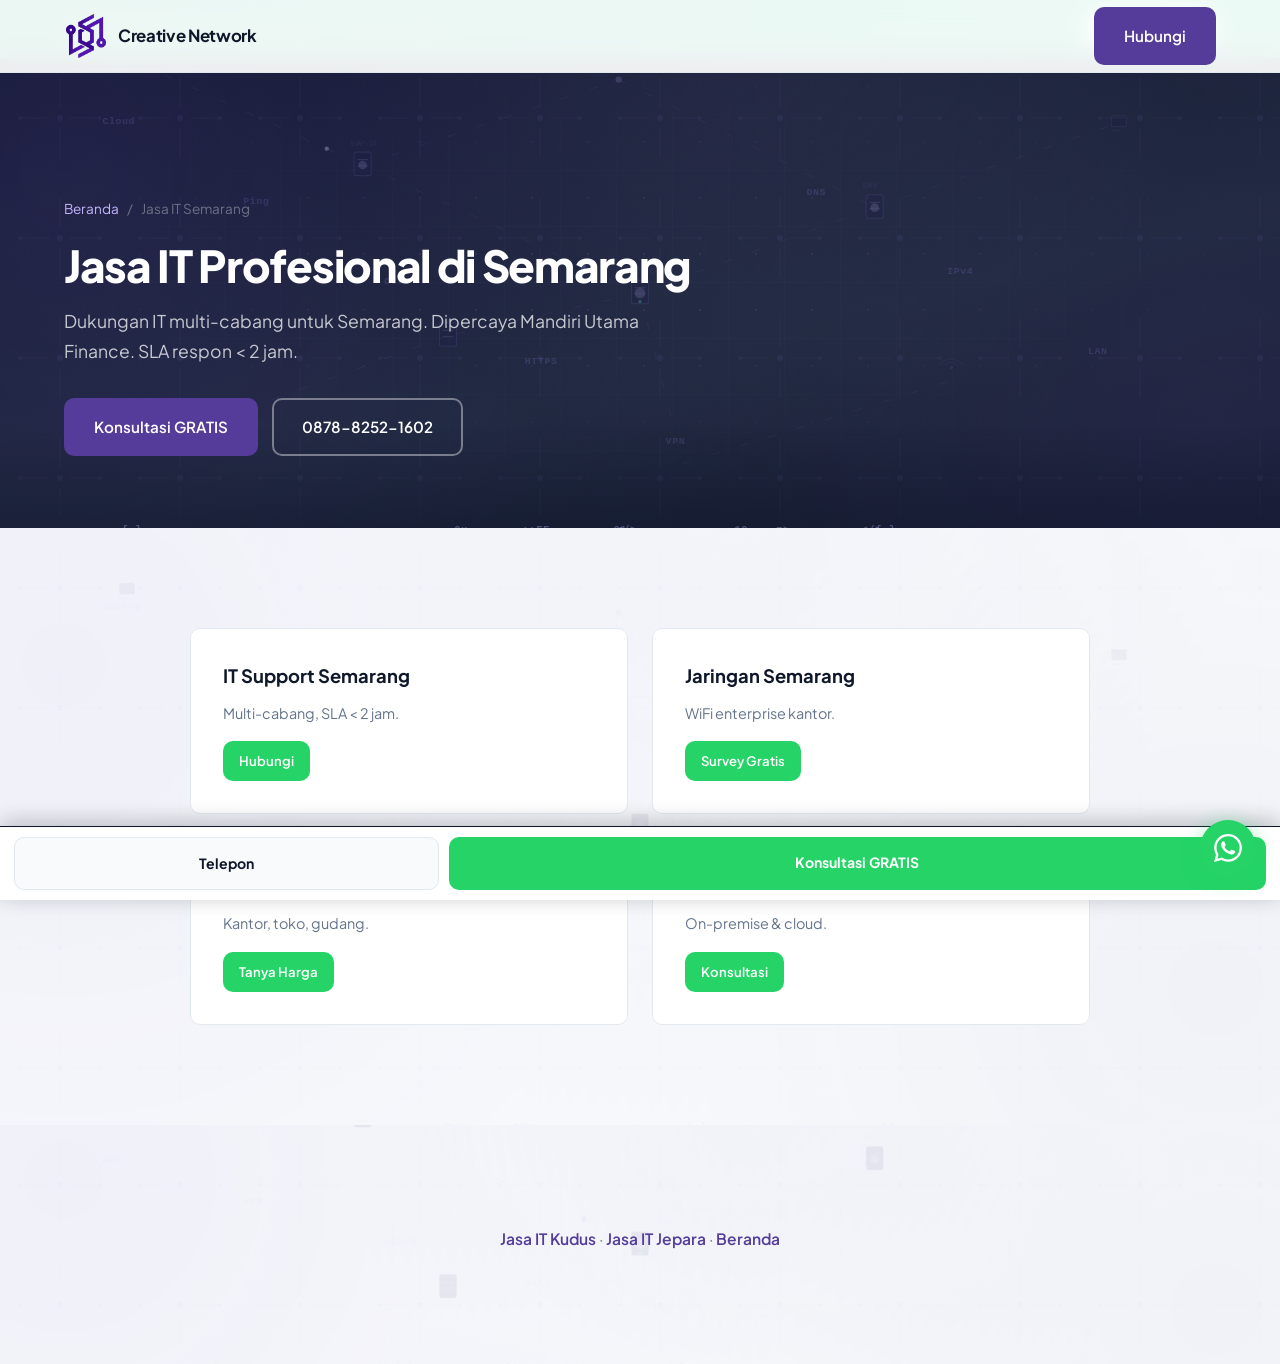
<file: area/jasa-it-semarang.html>
<!DOCTYPE html>
<html lang="id">
<head>
  <meta charset="UTF-8">
  <meta name="viewport" content="width=device-width, initial-scale=1.0">
  <meta name="description" content="Jasa IT Semarang — IT Support multi-cabang, CCTV, jaringan & server. Konsultasi GRATIS. Dipercaya Mandiri Utama Finance. WA: 0878-8252-1602.">
  <title>Jasa IT Semarang — IT Support, CCTV, Jaringan | Creative Network</title>
  <link rel="canonical" href="https://creativenetwork.my.id/area/jasa-it-semarang.html">
  <link rel="icon" href="../images/logo.png" type="image/png">
  <link href="https://fonts.googleapis.com/css2?family=Plus+Jakarta+Sans:wght@400;500;600;700;800&display=swap" rel="stylesheet">
  <link rel="stylesheet" href="../css/style.css">
</head>
<body>
  <div class="promo-bar"><div class="container promo-bar__inner">
    <p class="promo-bar__text"><strong>Jasa IT Semarang</strong> — Multi-cabang support · Konsultasi GRATIS</p>
    <a href="https://wa.me/6287882521602?text=Halo%2C%20saya%20cari%20jasa%20IT%20di%20Semarang" class="promo-bar__btn" target="_blank" rel="noopener noreferrer">Chat Sekarang</a>
  </div></div>
  <header class="header scrolled"><nav class="nav container">
    <a href="../index.html" class="nav__logo"><img src="../images/logo.png" alt="Creative Network" class="nav__logo-img" width="44" height="44"><span class="nav__logo-text">Creative Network</span></a>
    <a href="https://wa.me/6287882521602?text=Halo%2C%20saya%20cari%20jasa%20IT%20di%20Semarang" class="btn btn--primary" target="_blank" rel="noopener noreferrer">Hubungi</a>
  </nav></header>

  <section class="service-hero">
    <div class="container">
      <nav class="breadcrumb"><a href="../index.html">Beranda</a><span>/</span><span>Jasa IT Semarang</span></nav>
      <h1 class="service-hero__title">Jasa IT Profesional di Semarang</h1>
      <p class="service-hero__desc">Dukungan IT multi-cabang untuk Semarang. Dipercaya Mandiri Utama Finance. SLA respon &lt; 2 jam.</p>
      <div class="service-hero__actions">
        <a href="https://wa.me/6287882521602?text=Halo%2C%20saya%20cari%20jasa%20IT%20di%20Semarang" class="btn btn--primary btn--pulse" target="_blank" rel="noopener noreferrer">Konsultasi GRATIS</a>
        <a href="tel:+6287882521602" class="btn btn--outline">0878-8252-1602</a>
      </div>
    </div>
  </section>

  <section class="section services"><div class="container"><div class="services__grid">
    <div class="service-card"><h3 class="service-card__title">IT Support Semarang</h3><p class="service-card__desc">Multi-cabang, SLA &lt; 2 jam.</p><a href="https://wa.me/6287882521602?text=Butuh%20IT%20Support%20Semarang" class="btn btn--whatsapp btn--sm" target="_blank" rel="noopener noreferrer">Hubungi</a></div>
    <div class="service-card"><h3 class="service-card__title">Jaringan Semarang</h3><p class="service-card__desc">WiFi enterprise kantor.</p><a href="https://wa.me/6287882521602?text=Butuh%20jaringan%20Semarang" class="btn btn--whatsapp btn--sm" target="_blank" rel="noopener noreferrer">Survey Gratis</a></div>
    <div class="service-card"><h3 class="service-card__title">CCTV Semarang</h3><p class="service-card__desc">Kantor, toko, gudang.</p><a href="https://wa.me/6287882521602?text=Butuh%20CCTV%20Semarang" class="btn btn--whatsapp btn--sm" target="_blank" rel="noopener noreferrer">Tanya Harga</a></div>
    <div class="service-card"><h3 class="service-card__title">Server Semarang</h3><p class="service-card__desc">On-premise & cloud.</p><a href="https://wa.me/6287882521602?text=Butuh%20server%20Semarang" class="btn btn--whatsapp btn--sm" target="_blank" rel="noopener noreferrer">Konsultasi</a></div>
  </div></div></section>

  <section class="section seo-block"><div class="container"><article class="seo-block__article">
    <p><a href="jasa-it-kudus.html">Jasa IT Kudus</a> · <a href="jasa-it-jepara.html">Jasa IT Jepara</a> · <a href="../index.html">Beranda</a></p>
  </article></div></section>

  <div class="sticky-cta" id="sticky-cta"><a href="tel:+6287882521602" class="sticky-cta__phone">Telepon</a><a href="https://wa.me/6287882521602?text=Butuh%20jasa%20IT%20Semarang" class="sticky-cta__wa" target="_blank" rel="noopener noreferrer">Konsultasi GRATIS</a></div>
  <script src="../js/site-config.js"></script><script src="../js/main.js"></script>
</body>
</html>
</file>
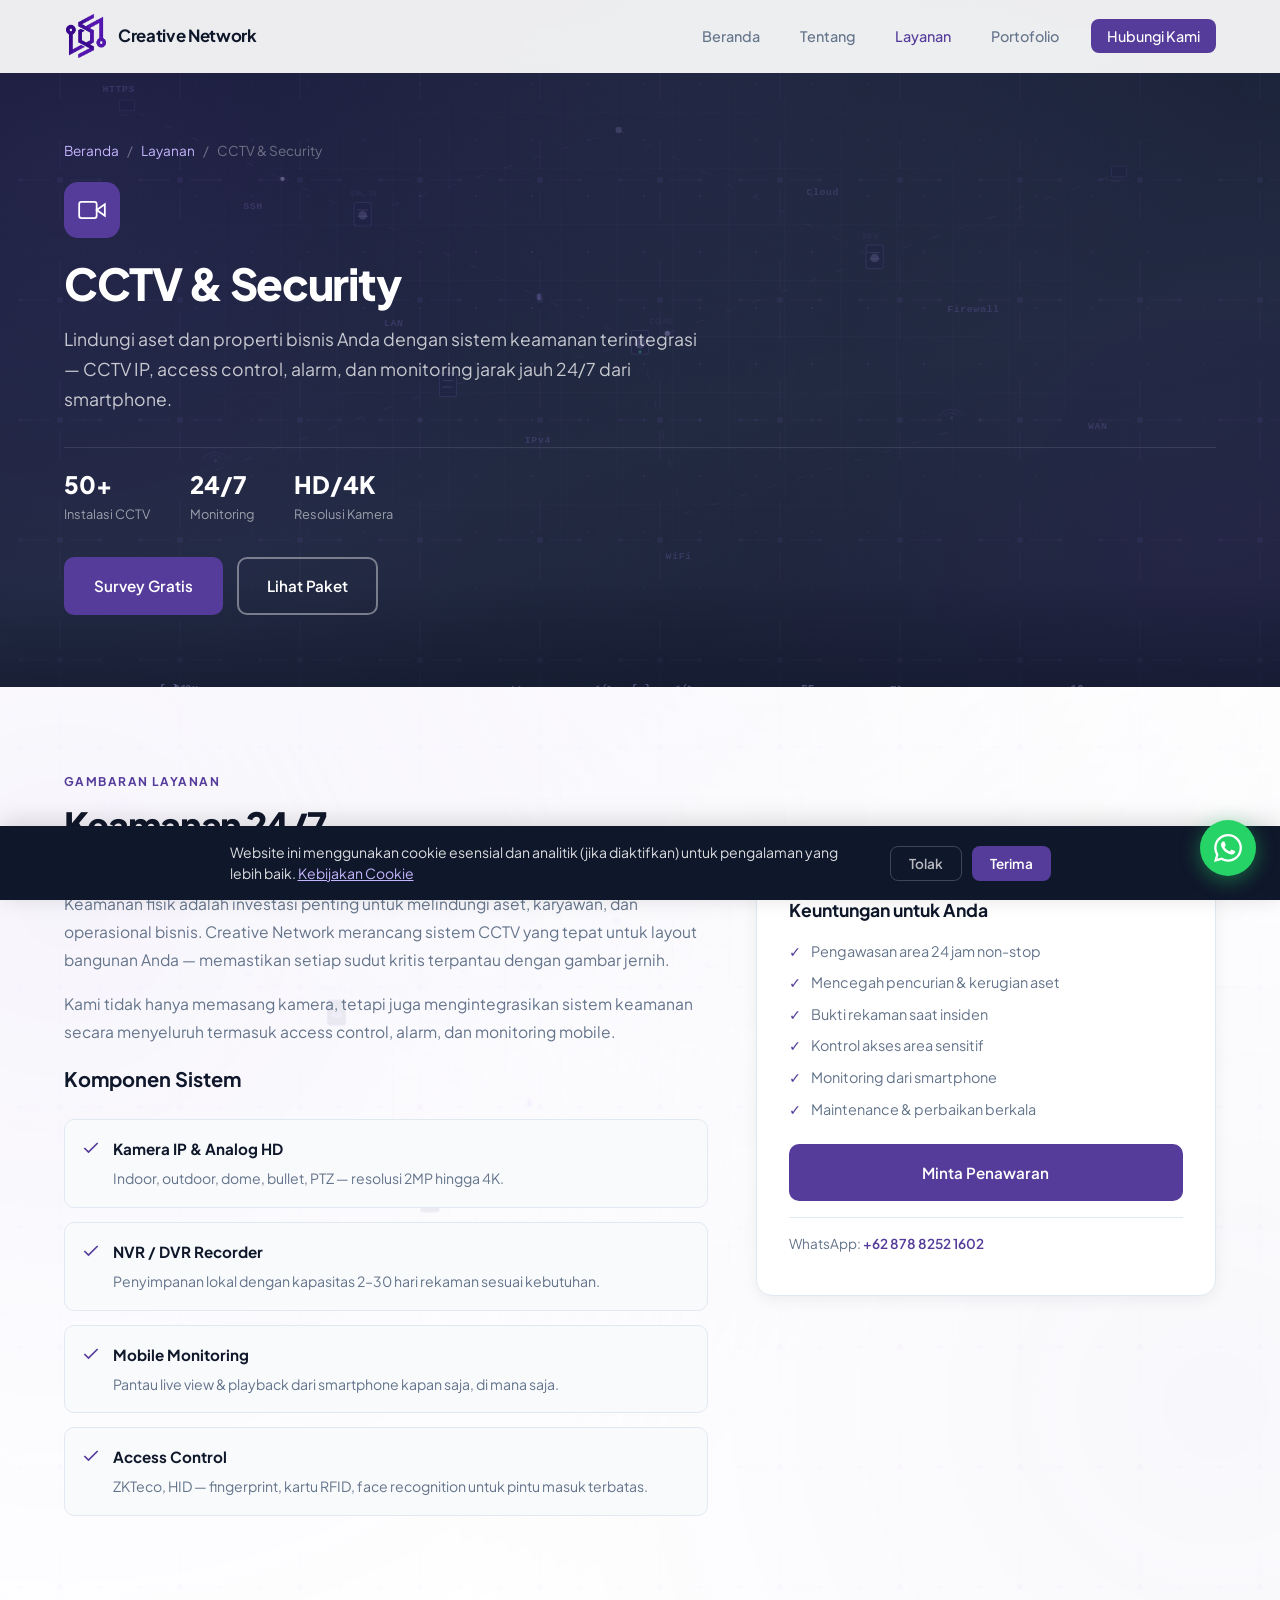
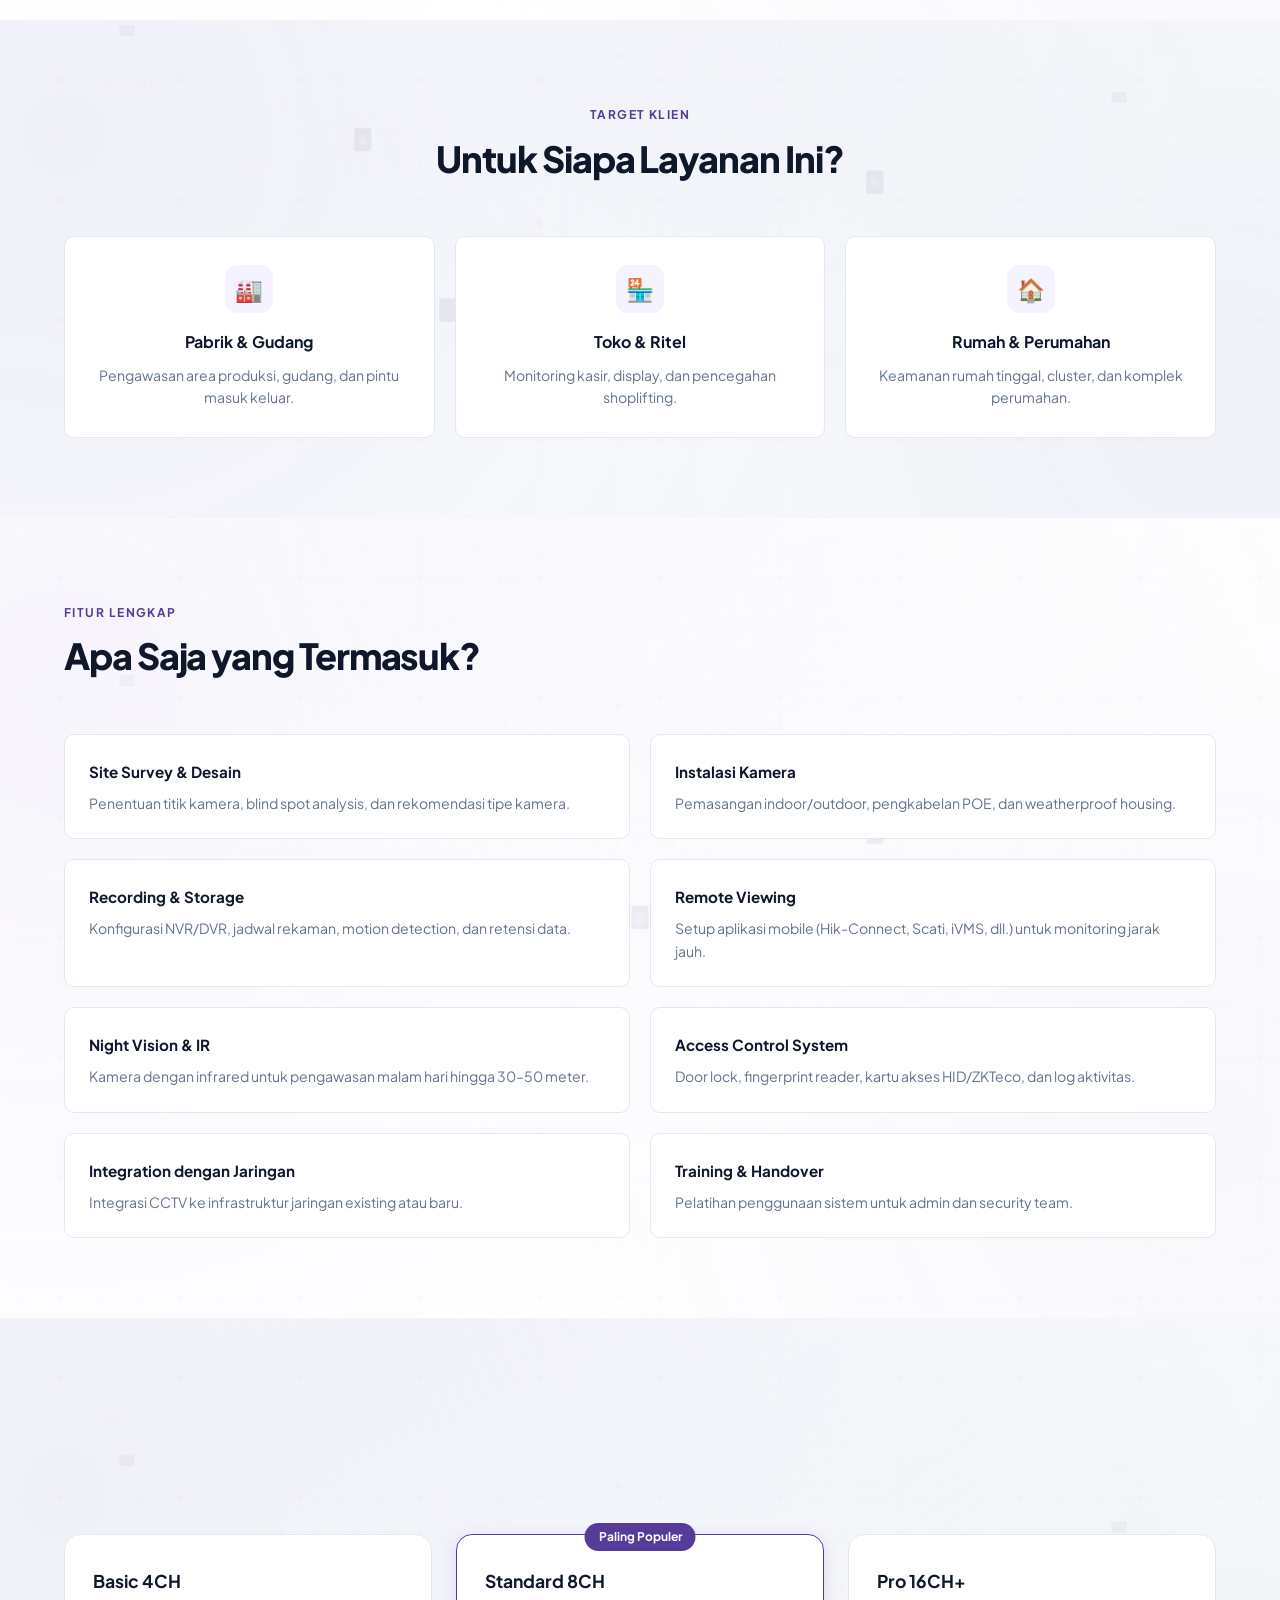
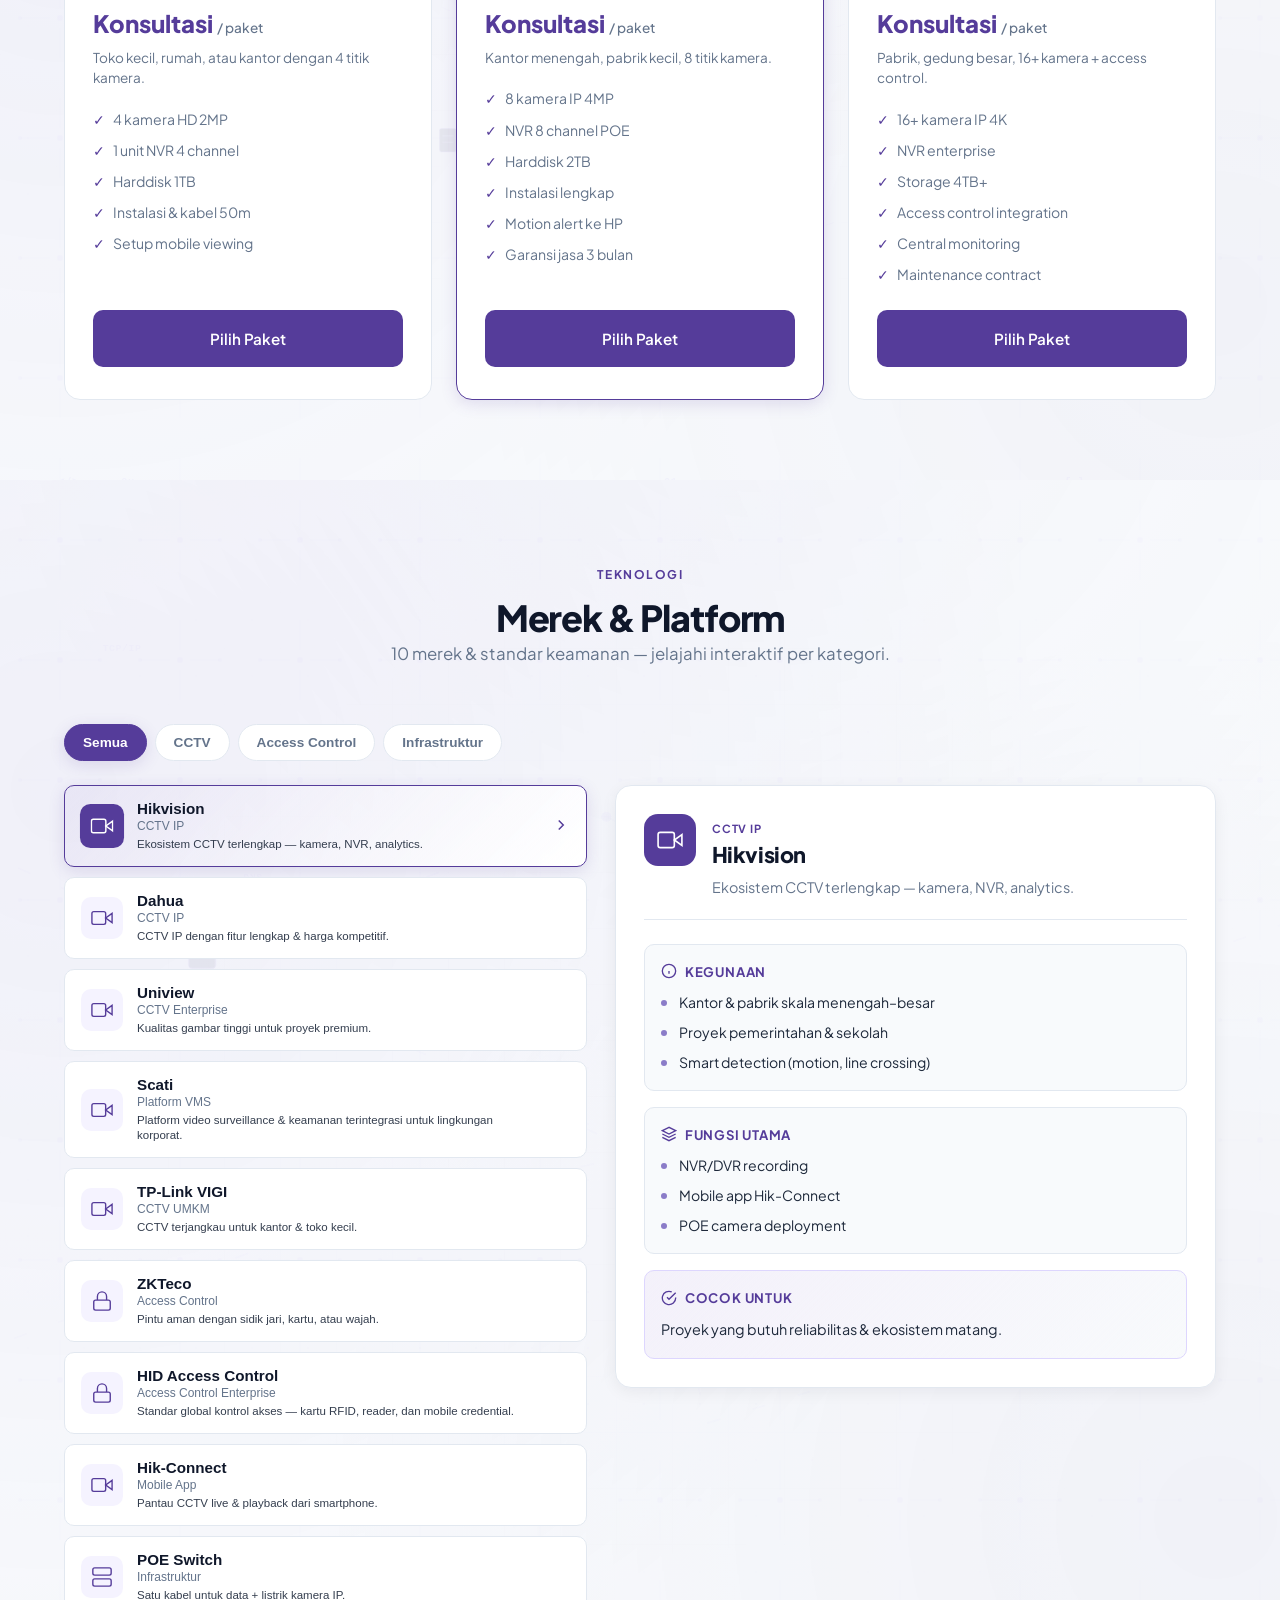
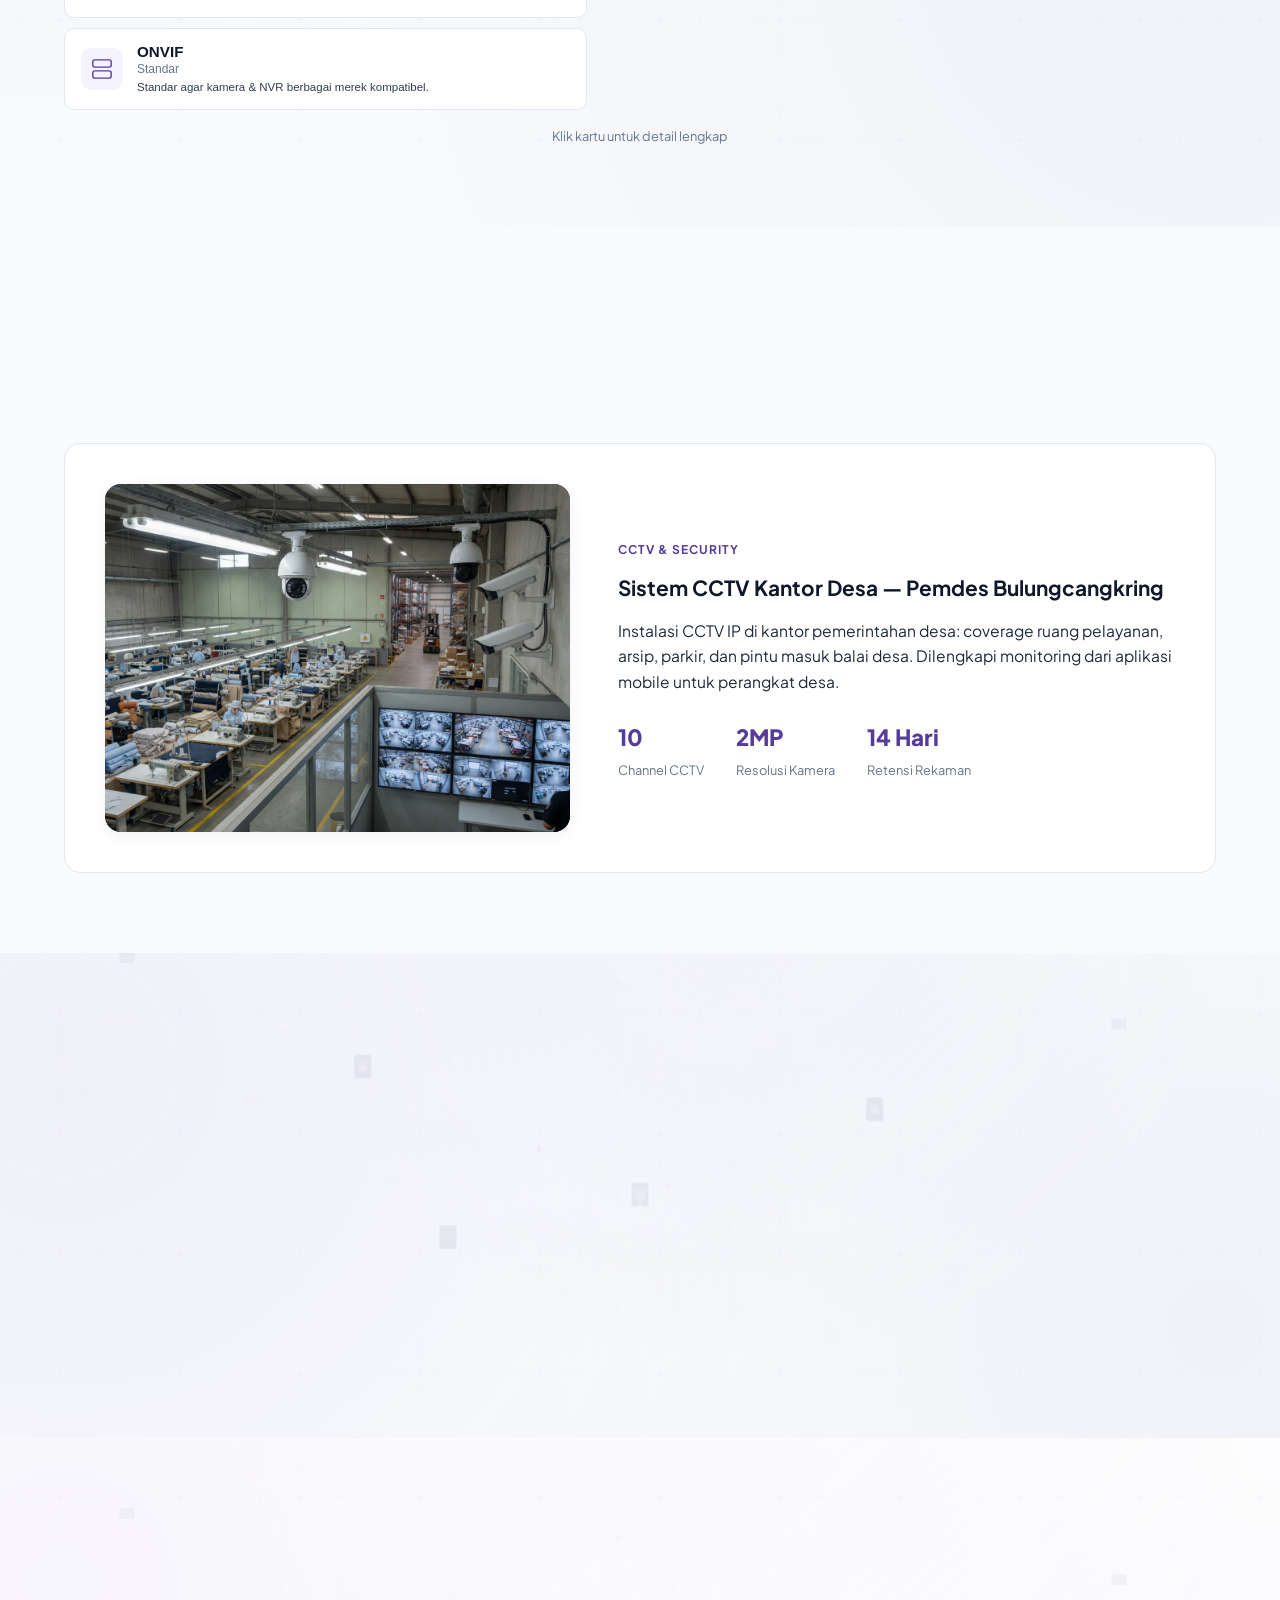
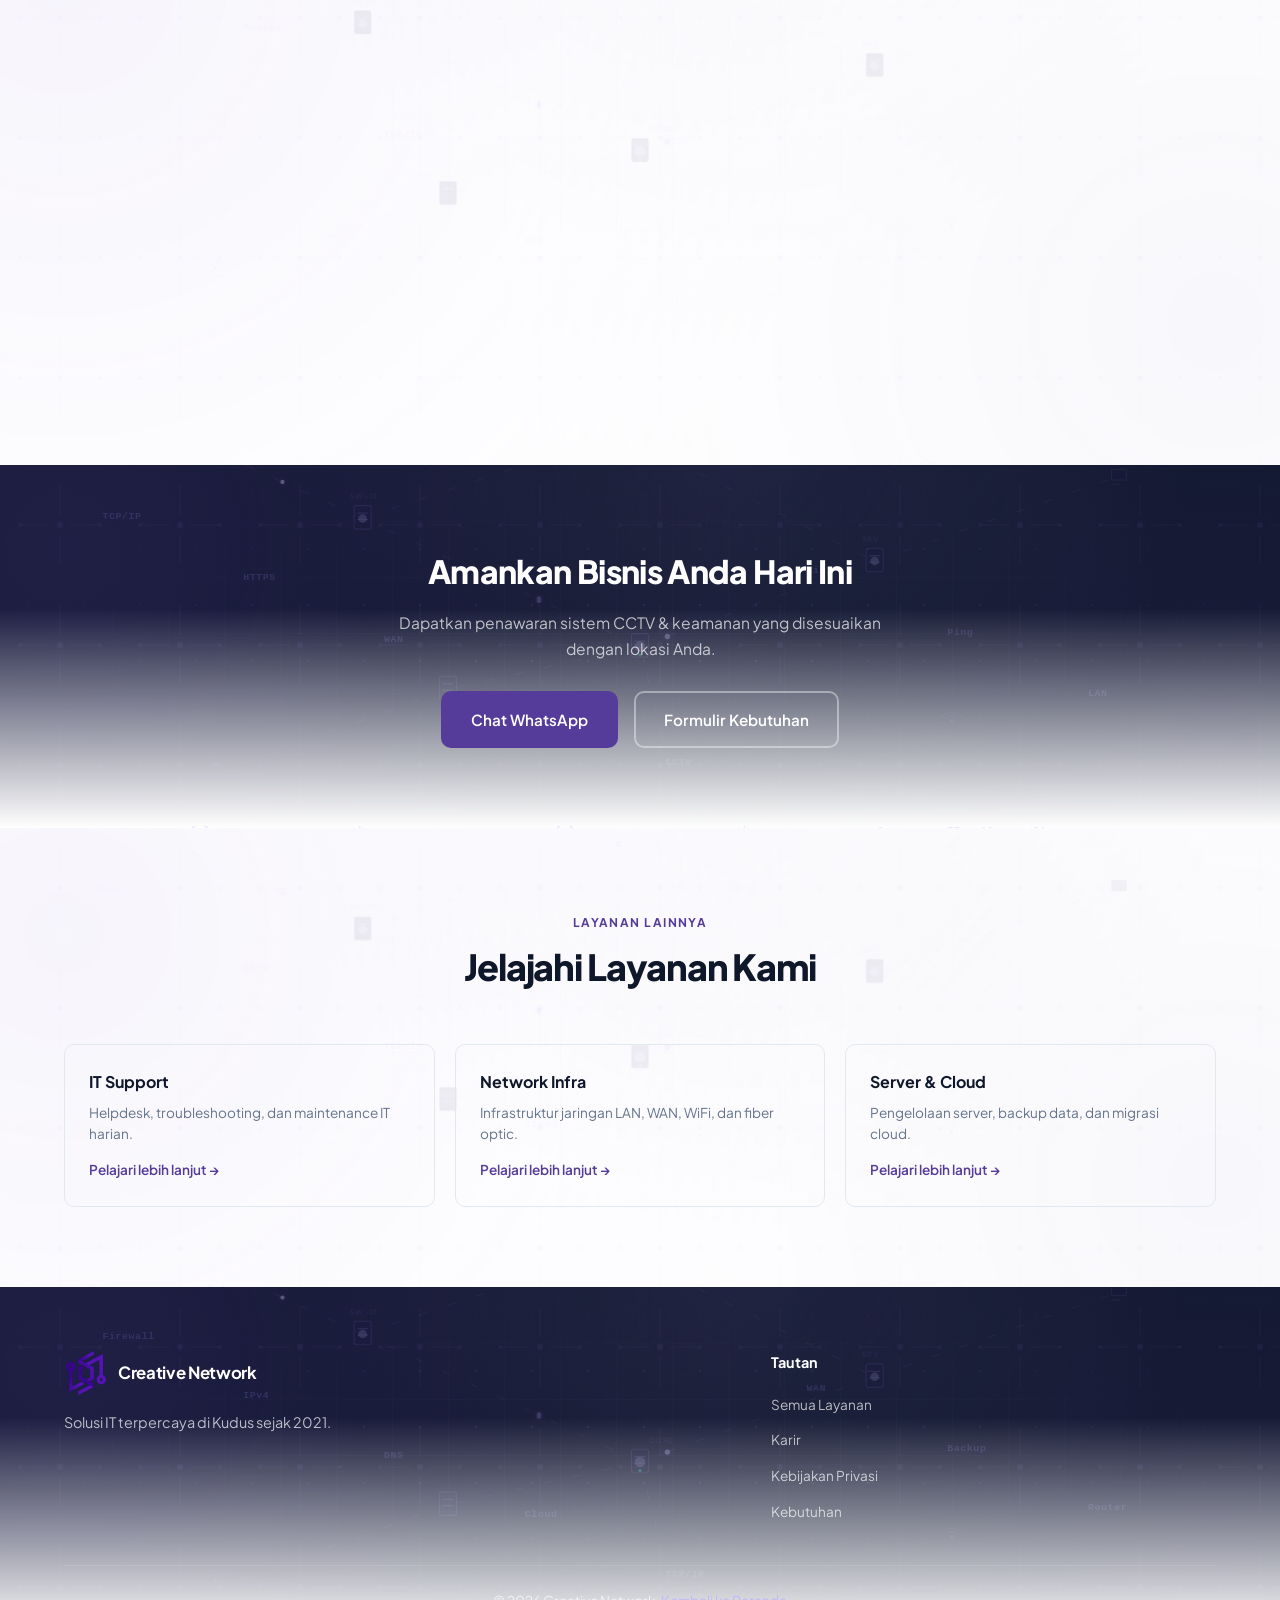
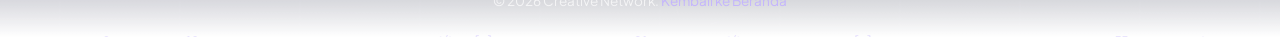
<file: layanan/cctv-security.html>
﻿<!DOCTYPE html>
<html lang="id">
<head>
  <meta charset="UTF-8">
  <meta name="viewport" content="width=device-width, initial-scale=1.0">
  <meta name="description" content="Layanan CCTV & Security Creative Network — instalasi kamera, access control, monitoring di Kudus.">
  <title>CCTV & Security | Creative Network</title>
  <link rel="preconnect" href="https://fonts.googleapis.com">
  <link rel="preconnect" href="https://fonts.gstatic.com" crossorigin>
  <link href="https://fonts.googleapis.com/css2?family=Plus+Jakarta+Sans:wght@400;500;600;700;800&display=swap" rel="stylesheet">
  <link rel="icon" href="../images/logo.png" type="image/png">
  <link rel="stylesheet" href="../css/style.css">
</head>
<body>

  <header class="header" id="header">
    <nav class="nav container">
      <a href="../index.html" class="nav__logo"><img src="../images/logo.png" alt="Creative Network" class="nav__logo-img" width="44" height="44"><span class="nav__logo-text">Creative Network</span></a>
      <button class="nav__toggle" id="nav-toggle" aria-label="Buka menu"><span></span><span></span><span></span></button>
      <ul class="nav__menu" id="nav-menu">
        <li><a href="../index.html#beranda" class="nav__link">Beranda</a></li>
        <li><a href="../index.html#tentang" class="nav__link">Tentang</a></li>
        <li><a href="../index.html#layanan" class="nav__link active">Layanan</a></li>
        <li><a href="../index.html#portofolio" class="nav__link">Portofolio</a></li>
        <li><a href="../index.html#kebutuhan" class="nav__link nav__link--cta">Hubungi Kami</a></li>
      </ul>
    </nav>
  </header>

  <section class="service-hero">
    <div class="container">
      <nav class="breadcrumb" aria-label="Breadcrumb">
        <a href="../index.html">Beranda</a><span>/</span><a href="../index.html#layanan">Layanan</a><span>/</span><span>CCTV & Security</span>
      </nav>
      <div class="service-hero__icon">
        <svg viewBox="0 0 24 24" fill="none" stroke="currentColor" stroke-width="1.5"><path d="M23 7l-7 5 7 5V7z"/><rect x="1" y="5" width="15" height="14" rx="2"/></svg>
      </div>
      <h1 class="service-hero__title">CCTV & Security</h1>
      <p class="service-hero__desc">Lindungi aset dan properti bisnis Anda dengan sistem keamanan terintegrasi — CCTV IP, access control, alarm, dan monitoring jarak jauh 24/7 dari smartphone.</p>
      <div class="service-hero__stats">
        <div class="service-hero__stat"><strong>50+</strong><span>Instalasi CCTV</span></div>
        <div class="service-hero__stat"><strong>24/7</strong><span>Monitoring</span></div>
        <div class="service-hero__stat"><strong>HD/4K</strong><span>Resolusi Kamera</span></div>
      </div>
      <div class="service-hero__actions">
        <a href="https://wa.me/6287882521602?text=Halo%20Creative%20Network%2C%20saya%20tertarik%20layanan%20CCTV%20%26%20Security." class="btn btn--primary" target="_blank" rel="noopener noreferrer">Survey Gratis</a>
        <a href="#paket" class="btn btn--outline">Lihat Paket</a>
      </div>
    </div>
  </section>

  <section class="service-detail">
    <div class="container">
      <div class="service-detail__grid">
        <div class="service-detail__content">
          <span class="section__tag">Gambaran Layanan</span>
          <h2 class="section__title">Keamanan 24/7<br>untuk Bisnis Anda</h2>
          <p>Keamanan fisik adalah investasi penting untuk melindungi aset, karyawan, dan operasional bisnis. Creative Network merancang sistem CCTV yang tepat untuk layout bangunan Anda — memastikan setiap sudut kritis terpantau dengan gambar jernih.</p>
          <p>Kami tidak hanya memasang kamera, tetapi juga mengintegrasikan sistem keamanan secara menyeluruh termasuk access control, alarm, dan monitoring mobile.</p>
          <h3>Komponen Sistem</h3>
          <div class="feature-list">
            <div class="feature-list__item"><svg viewBox="0 0 24 24" fill="none" stroke="currentColor" stroke-width="2"><polyline points="20 6 9 17 4 12"/></svg><div><strong>Kamera IP & Analog HD</strong><span>Indoor, outdoor, dome, bullet, PTZ — resolusi 2MP hingga 4K.</span></div></div>
            <div class="feature-list__item"><svg viewBox="0 0 24 24" fill="none" stroke="currentColor" stroke-width="2"><polyline points="20 6 9 17 4 12"/></svg><div><strong>NVR / DVR Recorder</strong><span>Penyimpanan lokal dengan kapasitas 2–30 hari rekaman sesuai kebutuhan.</span></div></div>
            <div class="feature-list__item"><svg viewBox="0 0 24 24" fill="none" stroke="currentColor" stroke-width="2"><polyline points="20 6 9 17 4 12"/></svg><div><strong>Mobile Monitoring</strong><span>Pantau live view & playback dari smartphone kapan saja, di mana saja.</span></div></div>
            <div class="feature-list__item"><svg viewBox="0 0 24 24" fill="none" stroke="currentColor" stroke-width="2"><polyline points="20 6 9 17 4 12"/></svg><div><strong>Access Control</strong><span>ZKTeco, HID — fingerprint, kartu RFID, face recognition untuk pintu masuk terbatas.</span></div></div>
          </div>
        </div>
        <aside class="service-sidebar">
          <div class="service-sidebar__card">
            <h4>Keuntungan untuk Anda</h4>
            <ul class="service-sidebar__list">
              <li>Pengawasan area 24 jam non-stop</li>
              <li>Mencegah pencurian & kerugian aset</li>
              <li>Bukti rekaman saat insiden</li>
              <li>Kontrol akses area sensitif</li>
              <li>Monitoring dari smartphone</li>
              <li>Maintenance & perbaikan berkala</li>
            </ul>
            <a href="https://wa.me/6287882521602?text=Halo%20Creative%20Network%2C%20saya%20tertarik%20layanan%20CCTV%20%26%20Security." class="btn btn--primary btn--full" target="_blank" rel="noopener noreferrer">Minta Penawaran</a>
            <div class="service-sidebar__contact">
              <p>WhatsApp: <a href="https://wa.me/6287882521602" target="_blank" rel="noopener noreferrer">+62 878 8252 1602</a></p>
            </div>
          </div>
        </aside>
      </div>
    </div>
  </section>

  <section class="section-block section-block--alt">
    <div class="container">
      <div class="section__header section__header--center"><span class="section__tag">Target Klien</span><h2 class="section__title">Untuk Siapa Layanan Ini?</h2></div>
      <div class="audience-grid">
        <div class="audience-card"><div class="audience-card__icon">🏭</div><h4>Pabrik & Gudang</h4><p>Pengawasan area produksi, gudang, dan pintu masuk keluar.</p></div>
        <div class="audience-card"><div class="audience-card__icon">🏪</div><h4>Toko & Ritel</h4><p>Monitoring kasir, display, dan pencegahan shoplifting.</p></div>
        <div class="audience-card"><div class="audience-card__icon">🏠</div><h4>Rumah & Perumahan</h4><p>Keamanan rumah tinggal, cluster, dan komplek perumahan.</p></div>
      </div>
    </div>
  </section>

  <section class="section-block">
    <div class="container">
      <div class="section__header"><span class="section__tag">Fitur Lengkap</span><h2 class="section__title">Apa Saja yang Termasuk?</h2></div>
      <div class="detail-features">
        <div class="detail-feature"><h4>Site Survey & Desain</h4><p>Penentuan titik kamera, blind spot analysis, dan rekomendasi tipe kamera.</p></div>
        <div class="detail-feature"><h4>Instalasi Kamera</h4><p>Pemasangan indoor/outdoor, pengkabelan POE, dan weatherproof housing.</p></div>
        <div class="detail-feature"><h4>Recording & Storage</h4><p>Konfigurasi NVR/DVR, jadwal rekaman, motion detection, dan retensi data.</p></div>
        <div class="detail-feature"><h4>Remote Viewing</h4><p>Setup aplikasi mobile (Hik-Connect, Scati, iVMS, dll.) untuk monitoring jarak jauh.</p></div>
        <div class="detail-feature"><h4>Night Vision & IR</h4><p>Kamera dengan infrared untuk pengawasan malam hari hingga 30–50 meter.</p></div>
        <div class="detail-feature"><h4>Access Control System</h4><p>Door lock, fingerprint reader, kartu akses HID/ZKTeco, dan log aktivitas.</p></div>
        <div class="detail-feature"><h4>Integration dengan Jaringan</h4><p>Integrasi CCTV ke infrastruktur jaringan existing atau baru.</p></div>
        <div class="detail-feature"><h4>Training & Handover</h4><p>Pelatihan penggunaan sistem untuk admin dan security team.</p></div>
      </div>
    </div>
  </section>

  <section class="section-block section-block--alt" id="paket">
    <div class="container">
      <div class="section__header section__header--center"><span class="section__tag">Paket Layanan</span><h2 class="section__title">Pilih Paket yang Sesuai</h2></div>
      <div class="pricing-grid">
        <div class="pricing-card">
          <h4>Basic 4CH</h4>
          <div class="pricing-card__price">Konsultasi <span>/ paket</span></div>
          <p class="pricing-card__desc">Toko kecil, rumah, atau kantor dengan 4 titik kamera.</p>
          <ul class="pricing-card__features">
            <li>4 kamera HD 2MP</li>
            <li>1 unit NVR 4 channel</li>
            <li>Harddisk 1TB</li>
            <li>Instalasi & kabel 50m</li>
            <li>Setup mobile viewing</li>
          </ul>
          <a href="https://wa.me/6287882521602?text=Saya%20tertarik%20paket%20CCTV%20Basic%204CH." class="btn btn--primary btn--full" target="_blank" rel="noopener noreferrer">Pilih Paket</a>
        </div>
        <div class="pricing-card pricing-card--featured">
          <span class="pricing-card__badge">Paling Populer</span>
          <h4>Standard 8CH</h4>
          <div class="pricing-card__price">Konsultasi <span>/ paket</span></div>
          <p class="pricing-card__desc">Kantor menengah, pabrik kecil, 8 titik kamera.</p>
          <ul class="pricing-card__features">
            <li>8 kamera IP 4MP</li>
            <li>NVR 8 channel POE</li>
            <li>Harddisk 2TB</li>
            <li>Instalasi lengkap</li>
            <li>Motion alert ke HP</li>
            <li>Garansi jasa 3 bulan</li>
          </ul>
          <a href="https://wa.me/6287882521602?text=Saya%20tertarik%20paket%20CCTV%20Standard%208CH." class="btn btn--primary btn--full" target="_blank" rel="noopener noreferrer">Pilih Paket</a>
        </div>
        <div class="pricing-card">
          <h4>Pro 16CH+</h4>
          <div class="pricing-card__price">Konsultasi <span>/ paket</span></div>
          <p class="pricing-card__desc">Pabrik, gedung besar, 16+ kamera + access control.</p>
          <ul class="pricing-card__features">
            <li>16+ kamera IP 4K</li>
            <li>NVR enterprise</li>
            <li>Storage 4TB+</li>
            <li>Access control integration</li>
            <li>Central monitoring</li>
            <li>Maintenance contract</li>
          </ul>
          <a href="https://wa.me/6287882521602?text=Saya%20tertarik%20paket%20CCTV%20Pro%2016CH." class="btn btn--primary btn--full" target="_blank" rel="noopener noreferrer">Pilih Paket</a>
        </div>
      </div>
    </div>
  </section>

  <section class="section-block section-block--alt" id="merek-platform">
    <div class="container">
      <div class="section__header section__header--center">
        <span class="section__tag">Teknologi</span>
        <h2 class="section__title">Merek & Platform</h2>
        <p class="section__desc">10 merek & standar keamanan — jelajahi interaktif per kategori.</p>
      </div>
      <div data-tech-explorer="cctv-security" tabindex="0" aria-label="Eksplorasi merek dan platform CCTV"></div>
    </div>
  </section>

  <section class="case-study">
    <div class="container">
      <div class="section__header section__header--center"><span class="section__tag">Studi Kasus</span><h2 class="section__title">Contoh Proyek Kami</h2></div>
      <div class="case-study__card">
        <div class="case-study__visual">
          <img src="../images/case-studies/cctv-factory.jpg" alt="Sistem CCTV Pemdes Bulungcangkring — monitoring kantor desa dan area lingkungan" width="800" height="600" loading="lazy">
        </div>
        <div class="case-study__content">
          <span class="case-study__tag">CCTV & Security</span>
          <h3>Sistem CCTV Kantor Desa — Pemdes Bulungcangkring</h3>
          <p>Instalasi CCTV IP di kantor pemerintahan desa: coverage ruang pelayanan, arsip, parkir, dan pintu masuk balai desa. Dilengkapi monitoring dari aplikasi mobile untuk perangkat desa.</p>
          <div class="case-study__metrics">
            <div class="case-study__metric"><strong>10</strong><span>Channel CCTV</span></div>
            <div class="case-study__metric"><strong>2MP</strong><span>Resolusi Kamera</span></div>
            <div class="case-study__metric"><strong>14 Hari</strong><span>Retensi Rekaman</span></div>
          </div>
        </div>
      </div>
    </div>
  </section>

  <section class="service-process">
    <div class="container">
      <div class="section__header section__header--center"><span class="section__tag">Alur Kerja</span><h2 class="section__title">Bagaimana Layanan Kami Berjalan</h2></div>
      <div class="process-steps">
        <div class="process-step"><span class="process-step__number">1</span><h4>Survey Lokasi</h4><p>Identifikasi titik kritis, blind spot, dan kebutuhan coverage.</p></div>
        <div class="process-step"><span class="process-step__number">2</span><h4>Desain Sistem</h4><p>Jumlah kamera, resolusi, storage, dan diagram layout.</p></div>
        <div class="process-step"><span class="process-step__number">3</span><h4>Instalasi</h4><p>Pemasangan kamera, kabel POE, NVR, dan konfigurasi.</p></div>
        <div class="process-step"><span class="process-step__number">4</span><h4>Training & Handover</h4><p>Demo sistem, setup mobile app, dan serah terima dokumentasi.</p></div>
      </div>
    </div>
  </section>

  <section class="section-block">
    <div class="container">
      <div class="section__header section__header--center"><span class="section__tag">FAQ</span><h2 class="section__title">Pertanyaan yang Sering Diajukan</h2></div>
      <div class="faq-list">
        <details class="faq-item"><summary>Berapa lama rekaman tersimpan?</summary><div class="faq-item__answer">Tergantung kapasitas harddisk dan jumlah kamera. Umumnya 7–30 hari. Kami bantu hitung kebutuhan storage saat survey.</div></details>
        <details class="faq-item"><summary>Apakah bisa dipantau dari HP?</summary><div class="faq-item__answer">Ya, semua paket kami termasuk setup aplikasi mobile untuk live view dan playback rekaman dari smartphone.</div></details>
        <details class="faq-item"><summary>Kamera indoor atau outdoor?</summary><div class="faq-item__answer">Kami sediakan keduanya. Kamera outdoor memiliki rating IP66/IP67 tahan cuaca dan dilengkapi night vision IR.</div></details>
        <details class="faq-item"><summary>Apakah bisa tambah kamera nanti?</summary><div class="faq-item__answer">Ya, asalkan NVR masih ada slot channel tersedia. Kami rekomendasikan NVR dengan channel lebih besar untuk ekspansi masa depan.</div></details>
      </div>
    </div>
  </section>

  <section class="service-cta">
    <div class="container">
      <h2>Amankan Bisnis Anda Hari Ini</h2>
      <p>Dapatkan penawaran sistem CCTV & keamanan yang disesuaikan dengan lokasi Anda.</p>
      <div class="service-cta__actions">
        <a href="https://wa.me/6287882521602?text=Halo%20Creative%20Network%2C%20saya%20tertarik%20layanan%20CCTV%20%26%20Security." class="btn btn--primary" target="_blank" rel="noopener noreferrer">Chat WhatsApp</a>
        <a href="../index.html#kebutuhan" class="btn btn--outline">Formulir Kebutuhan</a>
      </div>
    </div>
  </section>

  <section class="other-services">
    <div class="container">
      <div class="section__header section__header--center"><span class="section__tag">Layanan Lainnya</span><h2 class="section__title">Jelajahi Layanan Kami</h2></div>
      <div class="other-services__grid">
        <div class="other-services__card"><h4>IT Support</h4><p>Helpdesk, troubleshooting, dan maintenance IT harian.</p><a href="it-support.html">Pelajari lebih lanjut →</a></div>
        <div class="other-services__card"><h4>Network Infra</h4><p>Infrastruktur jaringan LAN, WAN, WiFi, dan fiber optic.</p><a href="network-infra.html">Pelajari lebih lanjut →</a></div>
        <div class="other-services__card"><h4>Server & Cloud</h4><p>Pengelolaan server, backup data, dan migrasi cloud.</p><a href="server-cloud.html">Pelajari lebih lanjut →</a></div>
      </div>
    </div>
  </section>

  <footer class="footer">
    <div class="container">
      <div class="footer__grid footer__grid--compact">
        <div class="footer__brand">
          <a href="../index.html" class="nav__logo">
            <img src="../images/logo.png" alt="Creative Network" class="nav__logo-img" width="44" height="44">
            <span class="nav__logo-text">Creative Network</span>
          </a>
          <p>Solusi IT terpercaya di Kudus sejak 2021.</p>
        </div>
        <div class="footer__links">
          <h4>Tautan</h4>
          <ul>
            <li><a href="../index.html#layanan">Semua Layanan</a></li>
            <li><a href="../karir.html">Karir</a></li>
            <li><a href="../kebijakan-privasi.html">Kebijakan Privasi</a></li>
            <li><a href="../index.html#kebutuhan">Kebutuhan</a></li>
          </ul>
        </div>
      </div>
      <div class="footer__bottom">
        <p>&copy; 2026 Creative Network. <a href="../index.html">Kembali ke Beranda</a></p>
      </div>
    </div>
  </footer>
  <script src="../js/site-config.js"></script>
  <script src="../js/tech-explorer-data.js"></script>
  <script src="../js/tech-explorer.js"></script>
  <script src="../js/main.js"></script>
</body>
</html>
</file>
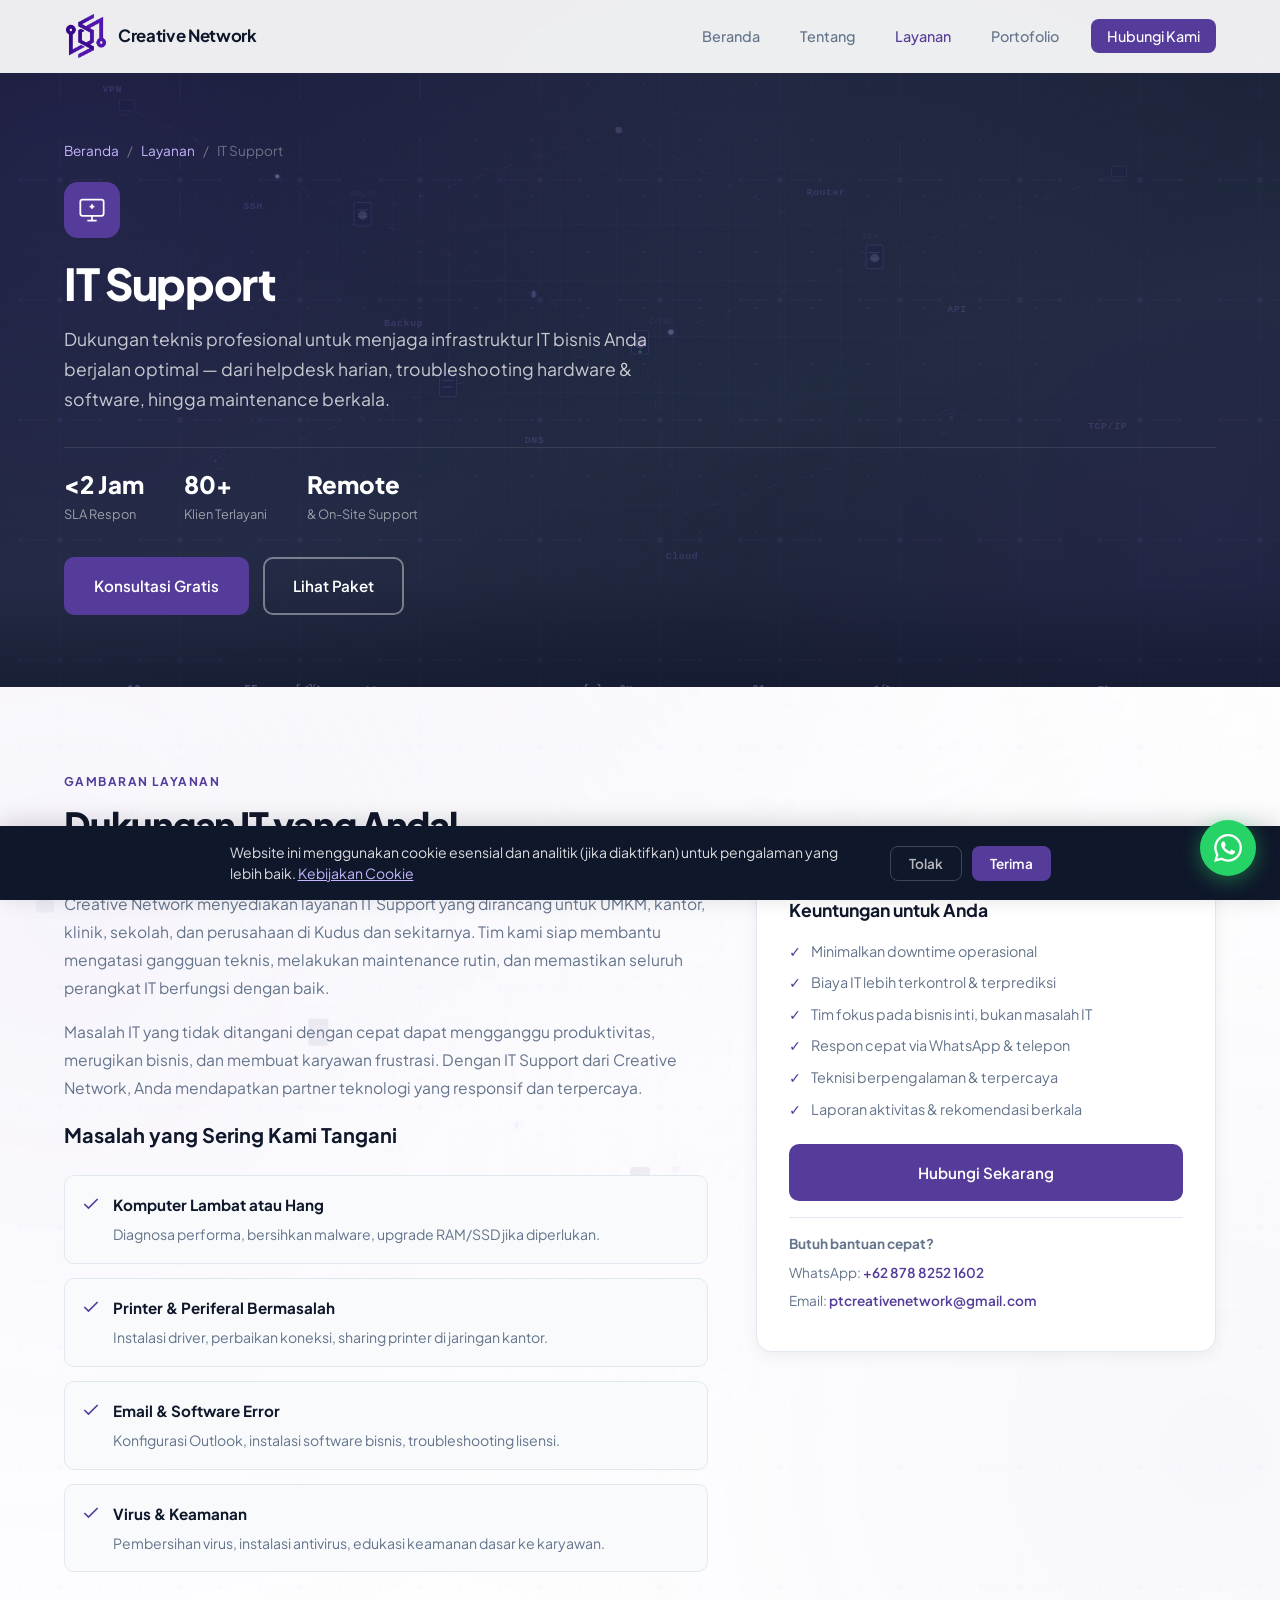
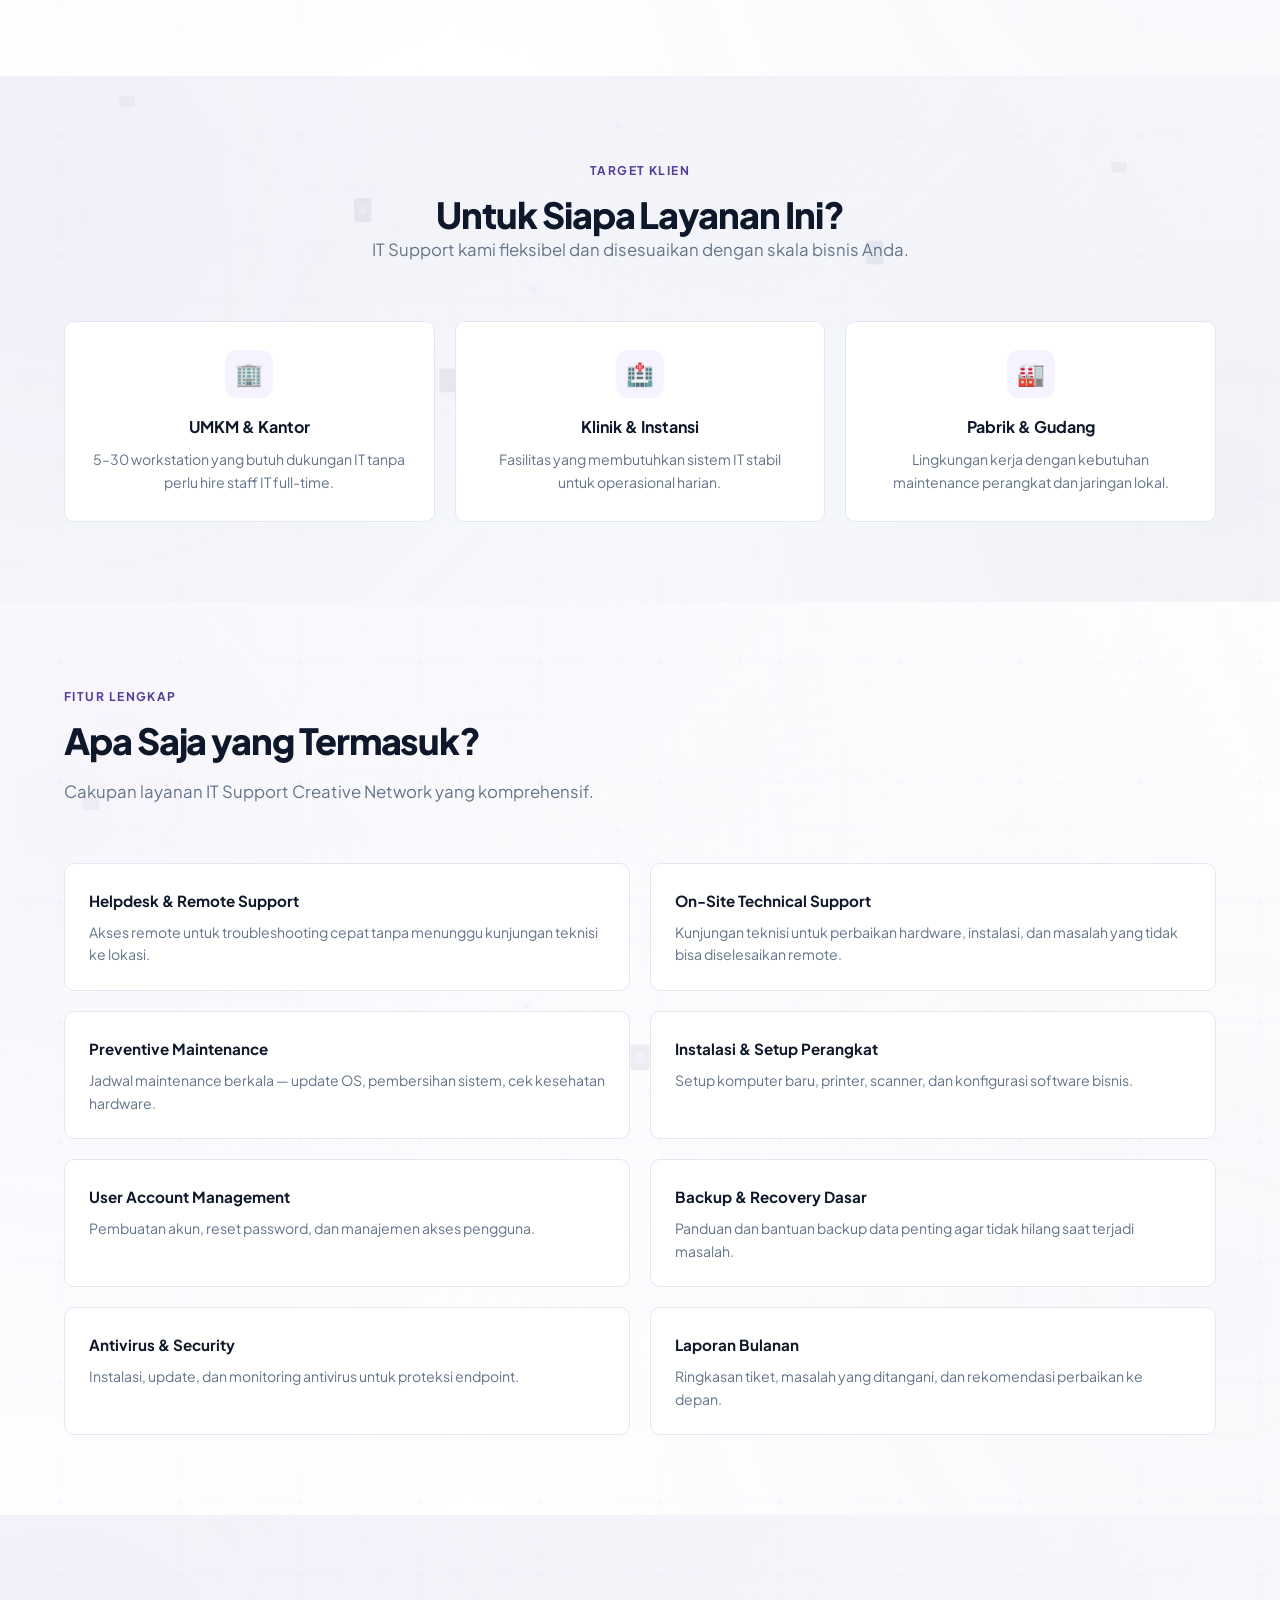
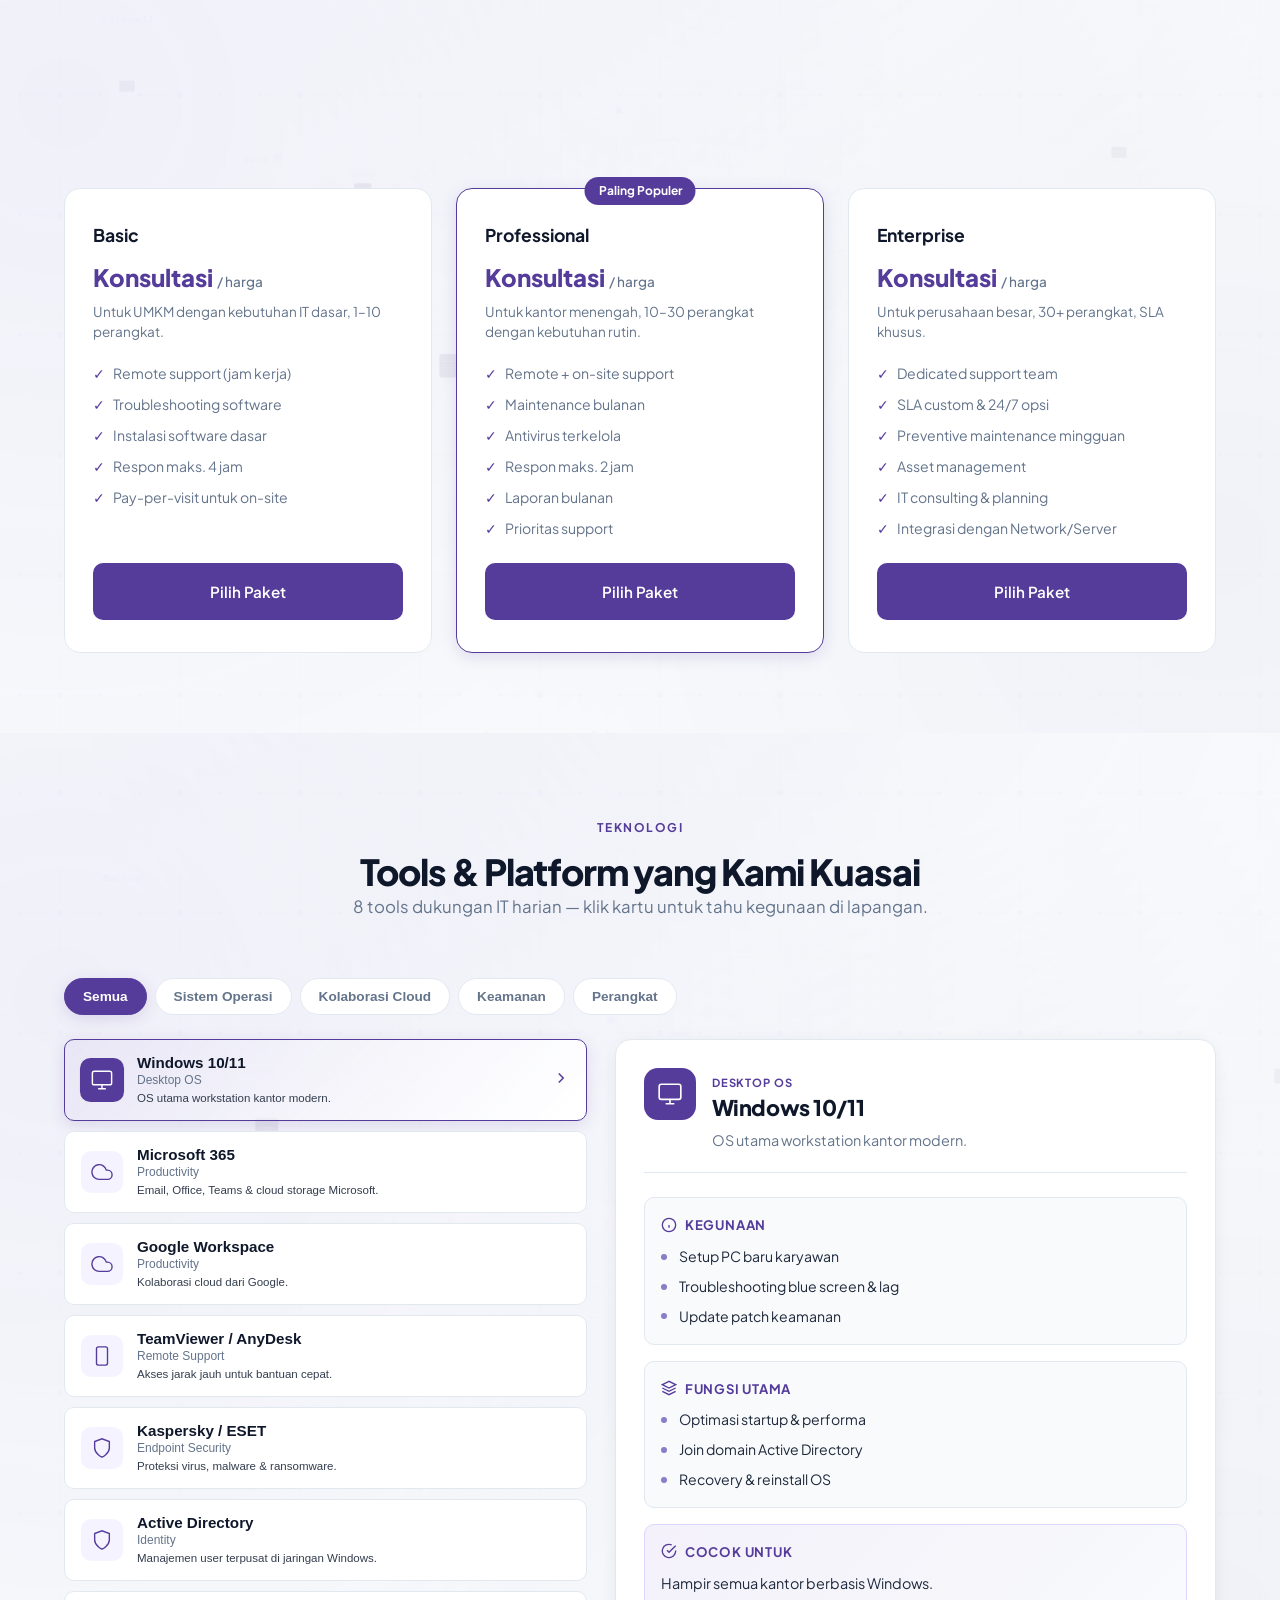
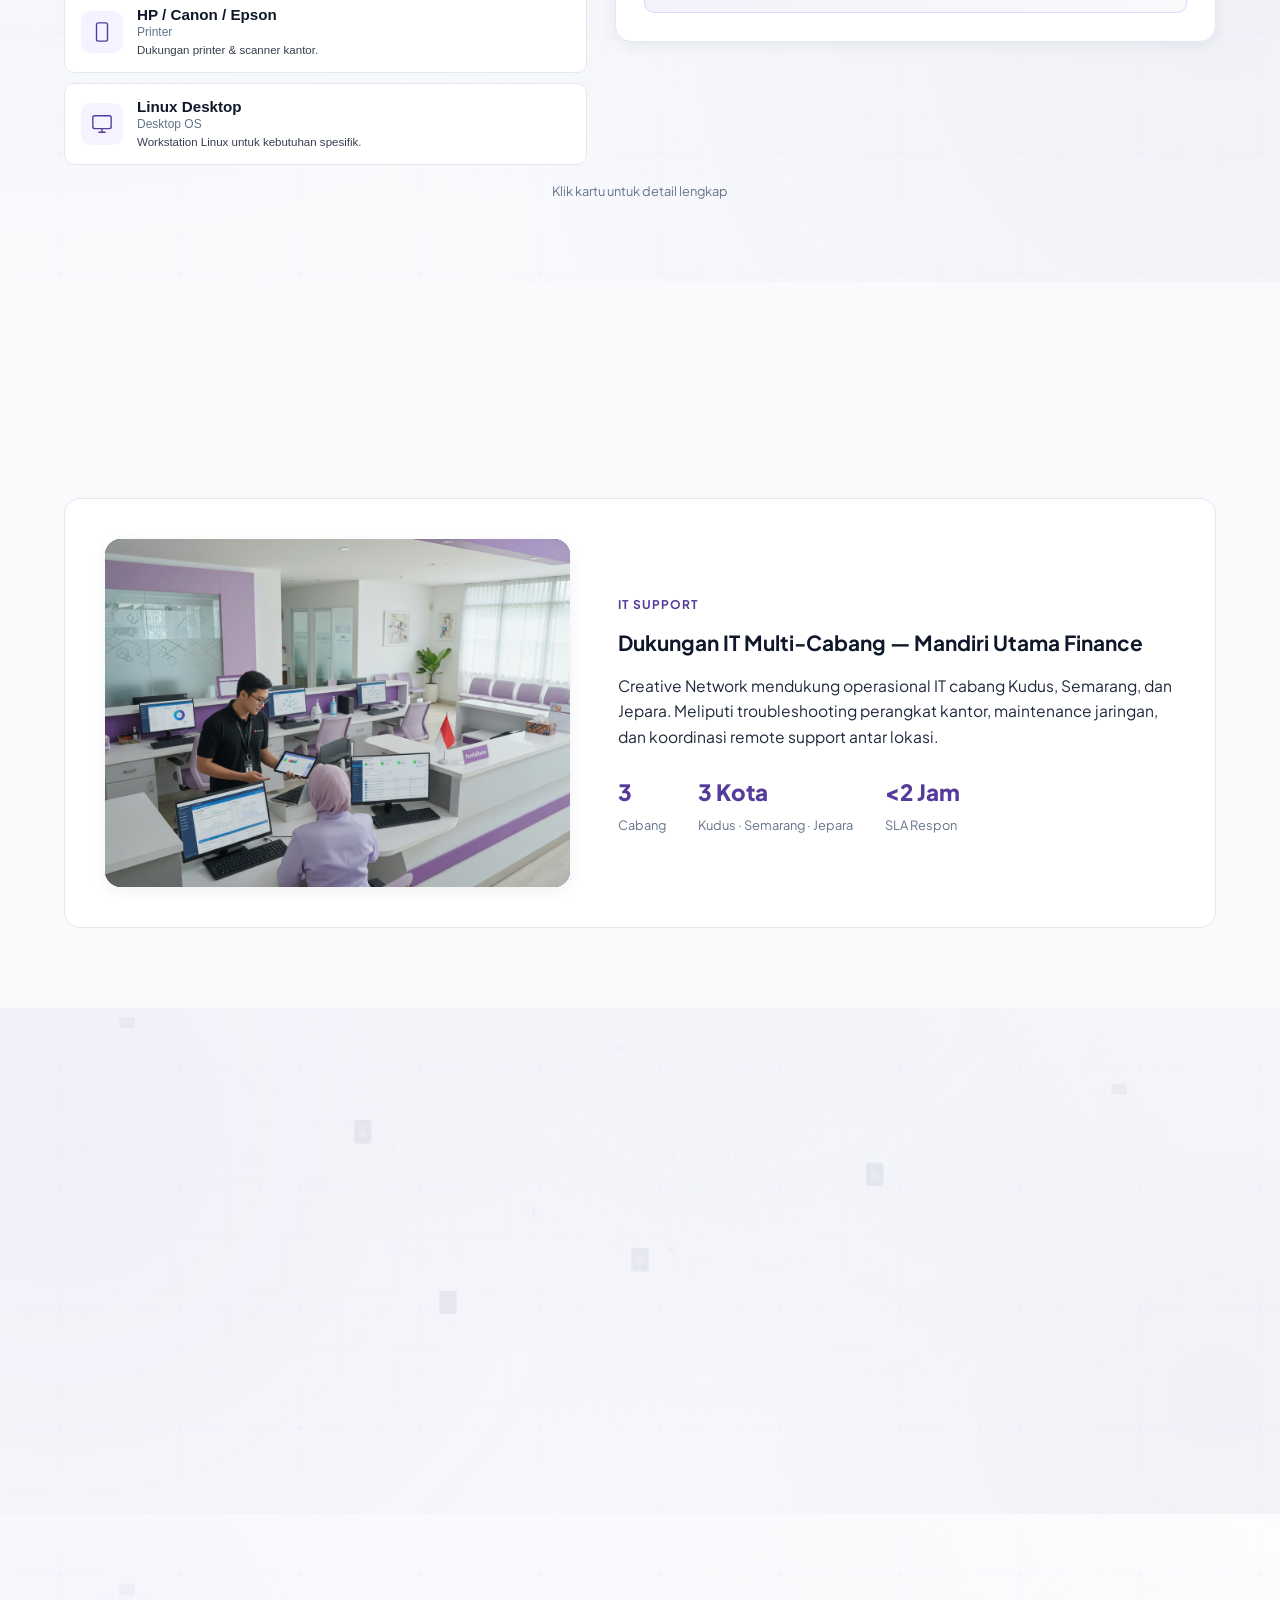
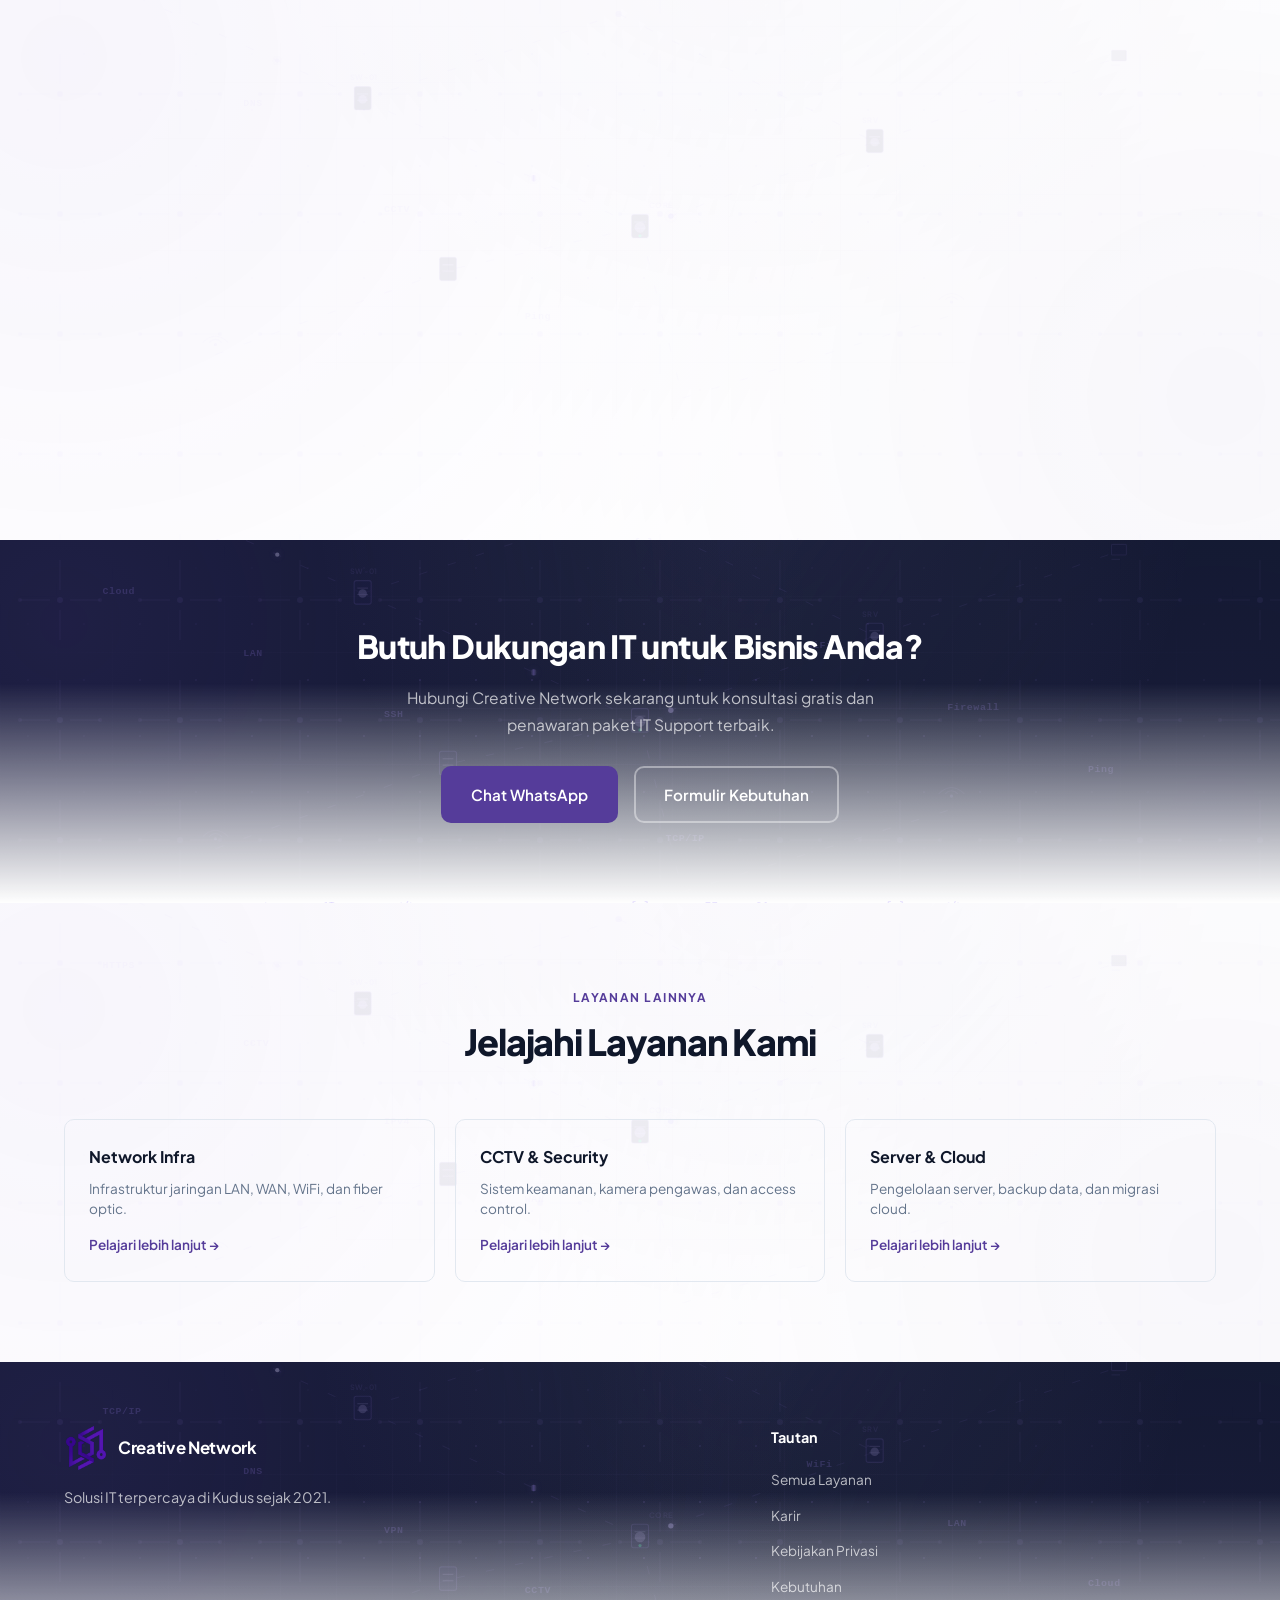
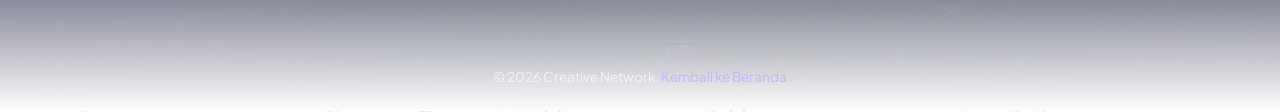
<file: layanan/it-support.html>
﻿<!DOCTYPE html>
<html lang="id">
<head>
  <meta charset="UTF-8">
  <meta name="viewport" content="width=device-width, initial-scale=1.0">
  <meta name="description" content="Layanan IT Support Creative Network — helpdesk, troubleshooting, maintenance hardware & software di Kudus.">
  <title>IT Support | Creative Network</title>
  <link rel="preconnect" href="https://fonts.googleapis.com">
  <link rel="preconnect" href="https://fonts.gstatic.com" crossorigin>
  <link href="https://fonts.googleapis.com/css2?family=Plus+Jakarta+Sans:wght@400;500;600;700;800&display=swap" rel="stylesheet">
  <link rel="icon" href="../images/logo.png" type="image/png">
  <link rel="stylesheet" href="../css/style.css">
</head>
<body>

  <header class="header" id="header">
    <nav class="nav container">
      <a href="../index.html" class="nav__logo">
        <img src="../images/logo.png" alt="Creative Network" class="nav__logo-img" width="44" height="44">
        <span class="nav__logo-text">Creative Network</span>
      </a>
      <button class="nav__toggle" id="nav-toggle" aria-label="Buka menu"><span></span><span></span><span></span></button>
      <ul class="nav__menu" id="nav-menu">
        <li><a href="../index.html#beranda" class="nav__link">Beranda</a></li>
        <li><a href="../index.html#tentang" class="nav__link">Tentang</a></li>
        <li><a href="../index.html#layanan" class="nav__link active">Layanan</a></li>
        <li><a href="../index.html#portofolio" class="nav__link">Portofolio</a></li>
        <li><a href="../index.html#kebutuhan" class="nav__link nav__link--cta">Hubungi Kami</a></li>
      </ul>
    </nav>
  </header>

  <section class="service-hero">
    <div class="container">
      <nav class="breadcrumb" aria-label="Breadcrumb">
        <a href="../index.html">Beranda</a><span>/</span>
        <a href="../index.html#layanan">Layanan</a><span>/</span>
        <span>IT Support</span>
      </nav>
      <div class="service-hero__icon">
        <svg viewBox="0 0 24 24" fill="none" stroke="currentColor" stroke-width="1.5"><rect x="2" y="3" width="20" height="14" rx="2"/><path d="M8 21h8M12 17v4"/><path d="M12 7v4M10 9h4"/></svg>
      </div>
      <h1 class="service-hero__title">IT Support</h1>
      <p class="service-hero__desc">Dukungan teknis profesional untuk menjaga infrastruktur IT bisnis Anda berjalan optimal — dari helpdesk harian, troubleshooting hardware & software, hingga maintenance berkala.</p>
      <div class="service-hero__stats">
        <div class="service-hero__stat"><strong>&lt;2 Jam</strong><span>SLA Respon</span></div>
        <div class="service-hero__stat"><strong>80+</strong><span>Klien Terlayani</span></div>
        <div class="service-hero__stat"><strong>Remote</strong><span>& On-Site Support</span></div>
      </div>
      <div class="service-hero__actions">
        <a href="https://wa.me/6287882521602?text=Halo%20Creative%20Network%2C%20saya%20tertarik%20layanan%20IT%20Support." class="btn btn--primary" target="_blank" rel="noopener noreferrer">Konsultasi Gratis</a>
        <a href="#paket" class="btn btn--outline">Lihat Paket</a>
      </div>
    </div>
  </section>

  <section class="service-detail">
    <div class="container">
      <div class="service-detail__grid">
        <div class="service-detail__content">
          <span class="section__tag">Gambaran Layanan</span>
          <h2 class="section__title">Dukungan IT yang Andal<br>untuk Bisnis Anda</h2>
          <p>Creative Network menyediakan layanan IT Support yang dirancang untuk UMKM, kantor, klinik, sekolah, dan perusahaan di Kudus dan sekitarnya. Tim kami siap membantu mengatasi gangguan teknis, melakukan maintenance rutin, dan memastikan seluruh perangkat IT berfungsi dengan baik.</p>
          <p>Masalah IT yang tidak ditangani dengan cepat dapat mengganggu produktivitas, merugikan bisnis, dan membuat karyawan frustrasi. Dengan IT Support dari Creative Network, Anda mendapatkan partner teknologi yang responsif dan terpercaya.</p>
          <h3>Masalah yang Sering Kami Tangani</h3>
          <div class="feature-list">
            <div class="feature-list__item"><svg viewBox="0 0 24 24" fill="none" stroke="currentColor" stroke-width="2"><polyline points="20 6 9 17 4 12"/></svg><div><strong>Komputer Lambat atau Hang</strong><span>Diagnosa performa, bersihkan malware, upgrade RAM/SSD jika diperlukan.</span></div></div>
            <div class="feature-list__item"><svg viewBox="0 0 24 24" fill="none" stroke="currentColor" stroke-width="2"><polyline points="20 6 9 17 4 12"/></svg><div><strong>Printer & Periferal Bermasalah</strong><span>Instalasi driver, perbaikan koneksi, sharing printer di jaringan kantor.</span></div></div>
            <div class="feature-list__item"><svg viewBox="0 0 24 24" fill="none" stroke="currentColor" stroke-width="2"><polyline points="20 6 9 17 4 12"/></svg><div><strong>Email & Software Error</strong><span>Konfigurasi Outlook, instalasi software bisnis, troubleshooting lisensi.</span></div></div>
            <div class="feature-list__item"><svg viewBox="0 0 24 24" fill="none" stroke="currentColor" stroke-width="2"><polyline points="20 6 9 17 4 12"/></svg><div><strong>Virus & Keamanan</strong><span>Pembersihan virus, instalasi antivirus, edukasi keamanan dasar ke karyawan.</span></div></div>
          </div>
        </div>
        <aside class="service-sidebar">
          <div class="service-sidebar__card">
            <h4>Keuntungan untuk Anda</h4>
            <ul class="service-sidebar__list">
              <li>Minimalkan downtime operasional</li>
              <li>Biaya IT lebih terkontrol & terprediksi</li>
              <li>Tim fokus pada bisnis inti, bukan masalah IT</li>
              <li>Respon cepat via WhatsApp & telepon</li>
              <li>Teknisi berpengalaman & terpercaya</li>
              <li>Laporan aktivitas & rekomendasi berkala</li>
            </ul>
            <a href="https://wa.me/6287882521602?text=Halo%20Creative%20Network%2C%20saya%20tertarik%20layanan%20IT%20Support." class="btn btn--primary btn--full" target="_blank" rel="noopener noreferrer">Hubungi Sekarang</a>
            <div class="service-sidebar__contact">
              <p><strong>Butuh bantuan cepat?</strong></p>
              <p>WhatsApp: <a href="https://wa.me/6287882521602" target="_blank" rel="noopener noreferrer">+62 878 8252 1602</a></p>
              <p>Email: <a href="mailto:ptcreativenetwork@gmail.com">ptcreativenetwork@gmail.com</a></p>
            </div>
          </div>
        </aside>
      </div>
    </div>
  </section>

  <section class="section-block section-block--alt">
    <div class="container">
      <div class="section__header section__header--center">
        <span class="section__tag">Target Klien</span>
        <h2 class="section__title">Untuk Siapa Layanan Ini?</h2>
        <p class="section__desc">IT Support kami fleksibel dan disesuaikan dengan skala bisnis Anda.</p>
      </div>
      <div class="audience-grid">
        <div class="audience-card"><div class="audience-card__icon">🏢</div><h4>UMKM & Kantor</h4><p>5–30 workstation yang butuh dukungan IT tanpa perlu hire staff IT full-time.</p></div>
        <div class="audience-card"><div class="audience-card__icon">🏥</div><h4>Klinik & Instansi</h4><p>Fasilitas yang membutuhkan sistem IT stabil untuk operasional harian.</p></div>
        <div class="audience-card"><div class="audience-card__icon">🏭</div><h4>Pabrik & Gudang</h4><p>Lingkungan kerja dengan kebutuhan maintenance perangkat dan jaringan lokal.</p></div>
      </div>
    </div>
  </section>

  <section class="section-block">
    <div class="container">
      <div class="section__header">
        <span class="section__tag">Fitur Lengkap</span>
        <h2 class="section__title">Apa Saja yang Termasuk?</h2>
        <p class="section__desc">Cakupan layanan IT Support Creative Network yang komprehensif.</p>
      </div>
      <div class="detail-features">
        <div class="detail-feature"><h4>Helpdesk & Remote Support</h4><p>Akses remote untuk troubleshooting cepat tanpa menunggu kunjungan teknisi ke lokasi.</p></div>
        <div class="detail-feature"><h4>On-Site Technical Support</h4><p>Kunjungan teknisi untuk perbaikan hardware, instalasi, dan masalah yang tidak bisa diselesaikan remote.</p></div>
        <div class="detail-feature"><h4>Preventive Maintenance</h4><p>Jadwal maintenance berkala — update OS, pembersihan sistem, cek kesehatan hardware.</p></div>
        <div class="detail-feature"><h4>Instalasi & Setup Perangkat</h4><p>Setup komputer baru, printer, scanner, dan konfigurasi software bisnis.</p></div>
        <div class="detail-feature"><h4>User Account Management</h4><p>Pembuatan akun, reset password, dan manajemen akses pengguna.</p></div>
        <div class="detail-feature"><h4>Backup & Recovery Dasar</h4><p>Panduan dan bantuan backup data penting agar tidak hilang saat terjadi masalah.</p></div>
        <div class="detail-feature"><h4>Antivirus & Security</h4><p>Instalasi, update, dan monitoring antivirus untuk proteksi endpoint.</p></div>
        <div class="detail-feature"><h4>Laporan Bulanan</h4><p>Ringkasan tiket, masalah yang ditangani, dan rekomendasi perbaikan ke depan.</p></div>
      </div>
    </div>
  </section>

  <section class="section-block section-block--alt" id="paket">
    <div class="container">
      <div class="section__header section__header--center">
        <span class="section__tag">Paket Layanan</span>
        <h2 class="section__title">Pilih Paket yang Sesuai</h2>
        <p class="section__desc">Harga disesuaikan dengan jumlah perangkat dan kebutuhan. Hubungi kami untuk penawaran terbaik.</p>
      </div>
      <div class="pricing-grid">
        <div class="pricing-card">
          <h4>Basic</h4>
          <div class="pricing-card__price">Konsultasi <span>/ harga</span></div>
          <p class="pricing-card__desc">Untuk UMKM dengan kebutuhan IT dasar, 1–10 perangkat.</p>
          <ul class="pricing-card__features">
            <li>Remote support (jam kerja)</li>
            <li>Troubleshooting software</li>
            <li>Instalasi software dasar</li>
            <li>Respon maks. 4 jam</li>
            <li>Pay-per-visit untuk on-site</li>
          </ul>
          <a href="https://wa.me/6287882521602?text=Saya%20tertarik%20paket%20IT%20Support%20Basic." class="btn btn--primary btn--full" target="_blank" rel="noopener noreferrer">Pilih Paket</a>
        </div>
        <div class="pricing-card pricing-card--featured">
          <span class="pricing-card__badge">Paling Populer</span>
          <h4>Professional</h4>
          <div class="pricing-card__price">Konsultasi <span>/ harga</span></div>
          <p class="pricing-card__desc">Untuk kantor menengah, 10–30 perangkat dengan kebutuhan rutin.</p>
          <ul class="pricing-card__features">
            <li>Remote + on-site support</li>
            <li>Maintenance bulanan</li>
            <li>Antivirus terkelola</li>
            <li>Respon maks. 2 jam</li>
            <li>Laporan bulanan</li>
            <li>Prioritas support</li>
          </ul>
          <a href="https://wa.me/6287882521602?text=Saya%20tertarik%20paket%20IT%20Support%20Professional." class="btn btn--primary btn--full" target="_blank" rel="noopener noreferrer">Pilih Paket</a>
        </div>
        <div class="pricing-card">
          <h4>Enterprise</h4>
          <div class="pricing-card__price">Konsultasi <span>/ harga</span></div>
          <p class="pricing-card__desc">Untuk perusahaan besar, 30+ perangkat, SLA khusus.</p>
          <ul class="pricing-card__features">
            <li>Dedicated support team</li>
            <li>SLA custom & 24/7 opsi</li>
            <li>Preventive maintenance mingguan</li>
            <li>Asset management</li>
            <li>IT consulting & planning</li>
            <li>Integrasi dengan Network/Server</li>
          </ul>
          <a href="https://wa.me/6287882521602?text=Saya%20tertarik%20paket%20IT%20Support%20Enterprise." class="btn btn--primary btn--full" target="_blank" rel="noopener noreferrer">Pilih Paket</a>
        </div>
      </div>
    </div>
  </section>

  <section class="section-block section-block--alt" id="tools-platform">
    <div class="container">
      <div class="section__header section__header--center">
        <span class="section__tag">Teknologi</span>
        <h2 class="section__title">Tools & Platform yang Kami Kuasai</h2>
        <p class="section__desc">8 tools dukungan IT harian — klik kartu untuk tahu kegunaan di lapangan.</p>
      </div>
      <div data-tech-explorer="it-support" tabindex="0" aria-label="Eksplorasi tools dan platform IT support"></div>
    </div>
  </section>

  <section class="case-study">
    <div class="container">
      <div class="section__header section__header--center">
        <span class="section__tag">Studi Kasus</span>
        <h2 class="section__title">Contoh Proyek Kami</h2>
      </div>
      <div class="case-study__card">
        <div class="case-study__visual">
          <img src="../images/case-studies/it-support-clinic.jpg" alt="Dukungan IT Mandiri Utama Finance — helpdesk cabang Kudus, Semarang, dan Jepara" width="800" height="600" loading="lazy">
        </div>
        <div class="case-study__content">
          <span class="case-study__tag">IT Support</span>
          <h3>Dukungan IT Multi-Cabang — Mandiri Utama Finance</h3>
          <p>Creative Network mendukung operasional IT cabang Kudus, Semarang, dan Jepara. Meliputi troubleshooting perangkat kantor, maintenance jaringan, dan koordinasi remote support antar lokasi.</p>
          <div class="case-study__metrics">
            <div class="case-study__metric"><strong>3</strong><span>Cabang</span></div>
            <div class="case-study__metric"><strong>3 Kota</strong><span>Kudus · Semarang · Jepara</span></div>
            <div class="case-study__metric"><strong>&lt;2 Jam</strong><span>SLA Respon</span></div>
          </div>
        </div>
      </div>
    </div>
  </section>

  <section class="service-process">
    <div class="container">
      <div class="section__header section__header--center">
        <span class="section__tag">Alur Kerja</span>
        <h2 class="section__title">Bagaimana Layanan Kami Berjalan</h2>
      </div>
      <div class="process-steps">
        <div class="process-step"><span class="process-step__number">1</span><h4>Laporan Masalah</h4><p>Hubungi kami via WhatsApp, telepon, atau email saat ada kendala IT.</p></div>
        <div class="process-step"><span class="process-step__number">2</span><h4>Analisis & Diagnosa</h4><p>Tim menganalisis masalah secara remote atau menjadwalkan kunjungan on-site.</p></div>
        <div class="process-step"><span class="process-step__number">3</span><h4>Penyelesaian</h4><p>Perbaikan, instalasi, atau konfigurasi dilakukan sesuai kebutuhan.</p></div>
        <div class="process-step"><span class="process-step__number">4</span><h4>Follow-up</h4><p>Memastikan sistem normal dan memberikan rekomendasi pencegahan.</p></div>
      </div>
    </div>
  </section>

  <section class="section-block">
    <div class="container">
      <div class="section__header section__header--center">
        <span class="section__tag">FAQ</span>
        <h2 class="section__title">Pertanyaan yang Sering Diajukan</h2>
      </div>
      <div class="faq-list">
        <details class="faq-item"><summary>Berapa lama waktu respon untuk laporan masalah?</summary><div class="faq-item__answer">Untuk paket Professional, kami menargetkan respon dalam 2 jam kerja. Paket Basic maksimal 4 jam, dan Enterprise dapat disesuaikan dengan SLA khusus termasuk dukungan 24/7.</div></details>
        <details class="faq-item"><summary>Apakah bisa hanya panggil saat ada masalah tanpa kontrak?</summary><div class="faq-item__answer">Ya, kami menyediakan layanan ad-hoc (pay-per-visit) untuk perbaikan sekali waktu. Namun kontrak bulanan lebih hemat untuk kebutuhan rutin.</div></details>
        <details class="faq-item"><summary>Area layanan mencakup mana saja?</summary><div class="faq-item__answer">On-site support utama kami di Kudus dan sekitarnya (Jepara, Pati, Demak). Remote support dapat dilayani untuk seluruh Indonesia.</div></details>
        <details class="faq-item"><summary>Apakah termasuk pengadaan hardware?</summary><div class="faq-item__answer">Kami dapat membantu rekomendasi dan pengadaan hardware dengan harga terpisah. Fokus utama layanan IT Support adalah maintenance, troubleshooting, dan dukungan teknis.</div></details>
      </div>
    </div>
  </section>

  <section class="service-cta">
    <div class="container">
      <h2>Butuh Dukungan IT untuk Bisnis Anda?</h2>
      <p>Hubungi Creative Network sekarang untuk konsultasi gratis dan penawaran paket IT Support terbaik.</p>
      <div class="service-cta__actions">
        <a href="https://wa.me/6287882521602?text=Halo%20Creative%20Network%2C%20saya%20tertarik%20layanan%20IT%20Support." class="btn btn--primary" target="_blank" rel="noopener noreferrer">Chat WhatsApp</a>
        <a href="../index.html#kebutuhan" class="btn btn--outline">Formulir Kebutuhan</a>
      </div>
    </div>
  </section>

  <section class="other-services">
    <div class="container">
      <div class="section__header section__header--center">
        <span class="section__tag">Layanan Lainnya</span>
        <h2 class="section__title">Jelajahi Layanan Kami</h2>
      </div>
      <div class="other-services__grid">
        <div class="other-services__card"><h4>Network Infra</h4><p>Infrastruktur jaringan LAN, WAN, WiFi, dan fiber optic.</p><a href="network-infra.html">Pelajari lebih lanjut →</a></div>
        <div class="other-services__card"><h4>CCTV & Security</h4><p>Sistem keamanan, kamera pengawas, dan access control.</p><a href="cctv-security.html">Pelajari lebih lanjut →</a></div>
        <div class="other-services__card"><h4>Server & Cloud</h4><p>Pengelolaan server, backup data, dan migrasi cloud.</p><a href="server-cloud.html">Pelajari lebih lanjut →</a></div>
      </div>
    </div>
  </section>

  <footer class="footer">
    <div class="container">
      <div class="footer__grid footer__grid--compact">
        <div class="footer__brand">
          <a href="../index.html" class="nav__logo">
            <img src="../images/logo.png" alt="Creative Network" class="nav__logo-img" width="44" height="44">
            <span class="nav__logo-text">Creative Network</span>
          </a>
          <p>Solusi IT terpercaya di Kudus sejak 2021.</p>
        </div>
        <div class="footer__links">
          <h4>Tautan</h4>
          <ul>
            <li><a href="../index.html#layanan">Semua Layanan</a></li>
            <li><a href="../karir.html">Karir</a></li>
            <li><a href="../kebijakan-privasi.html">Kebijakan Privasi</a></li>
            <li><a href="../index.html#kebutuhan">Kebutuhan</a></li>
          </ul>
        </div>
      </div>
      <div class="footer__bottom">
        <p>&copy; 2026 Creative Network. <a href="../index.html">Kembali ke Beranda</a></p>
      </div>
    </div>
  </footer>
  <script src="../js/site-config.js"></script>
  <script src="../js/tech-explorer-data.js"></script>
  <script src="../js/tech-explorer.js"></script>
  <script src="../js/main.js"></script>
</body>
</html>
</file>
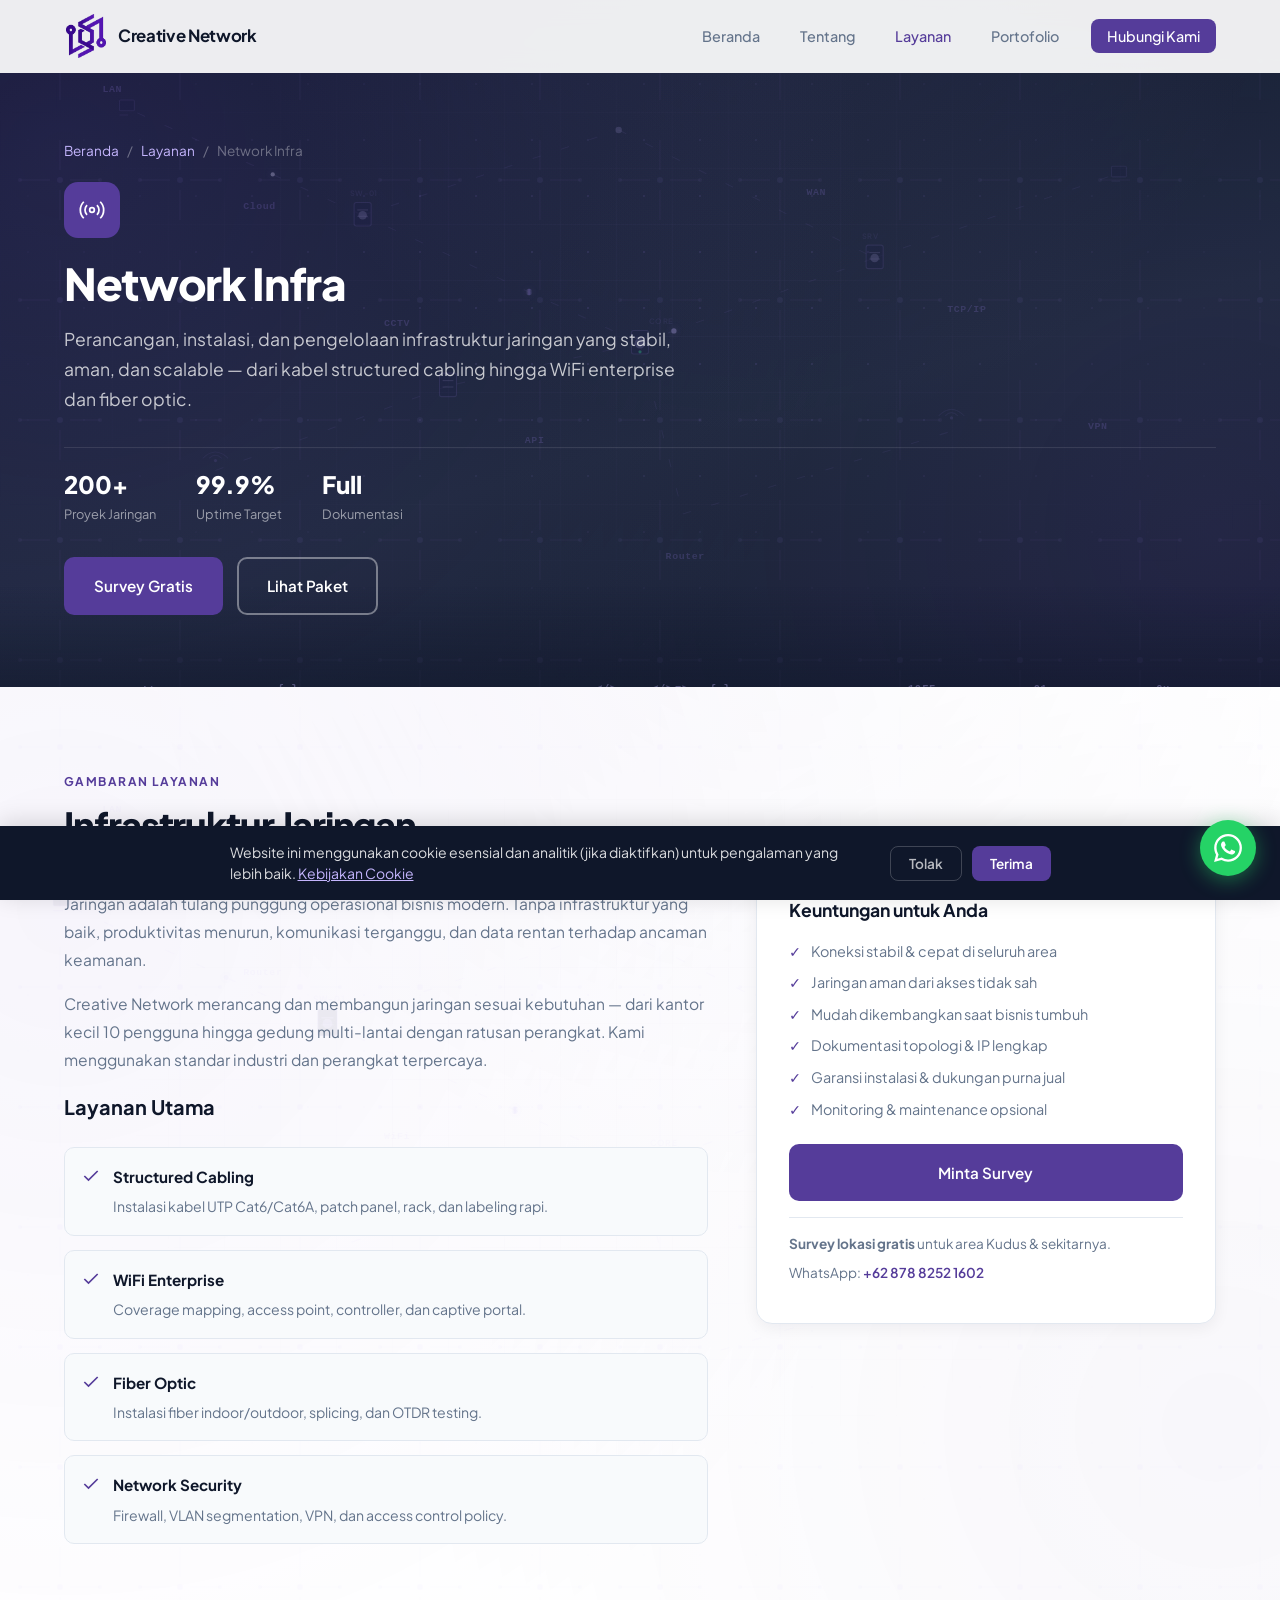
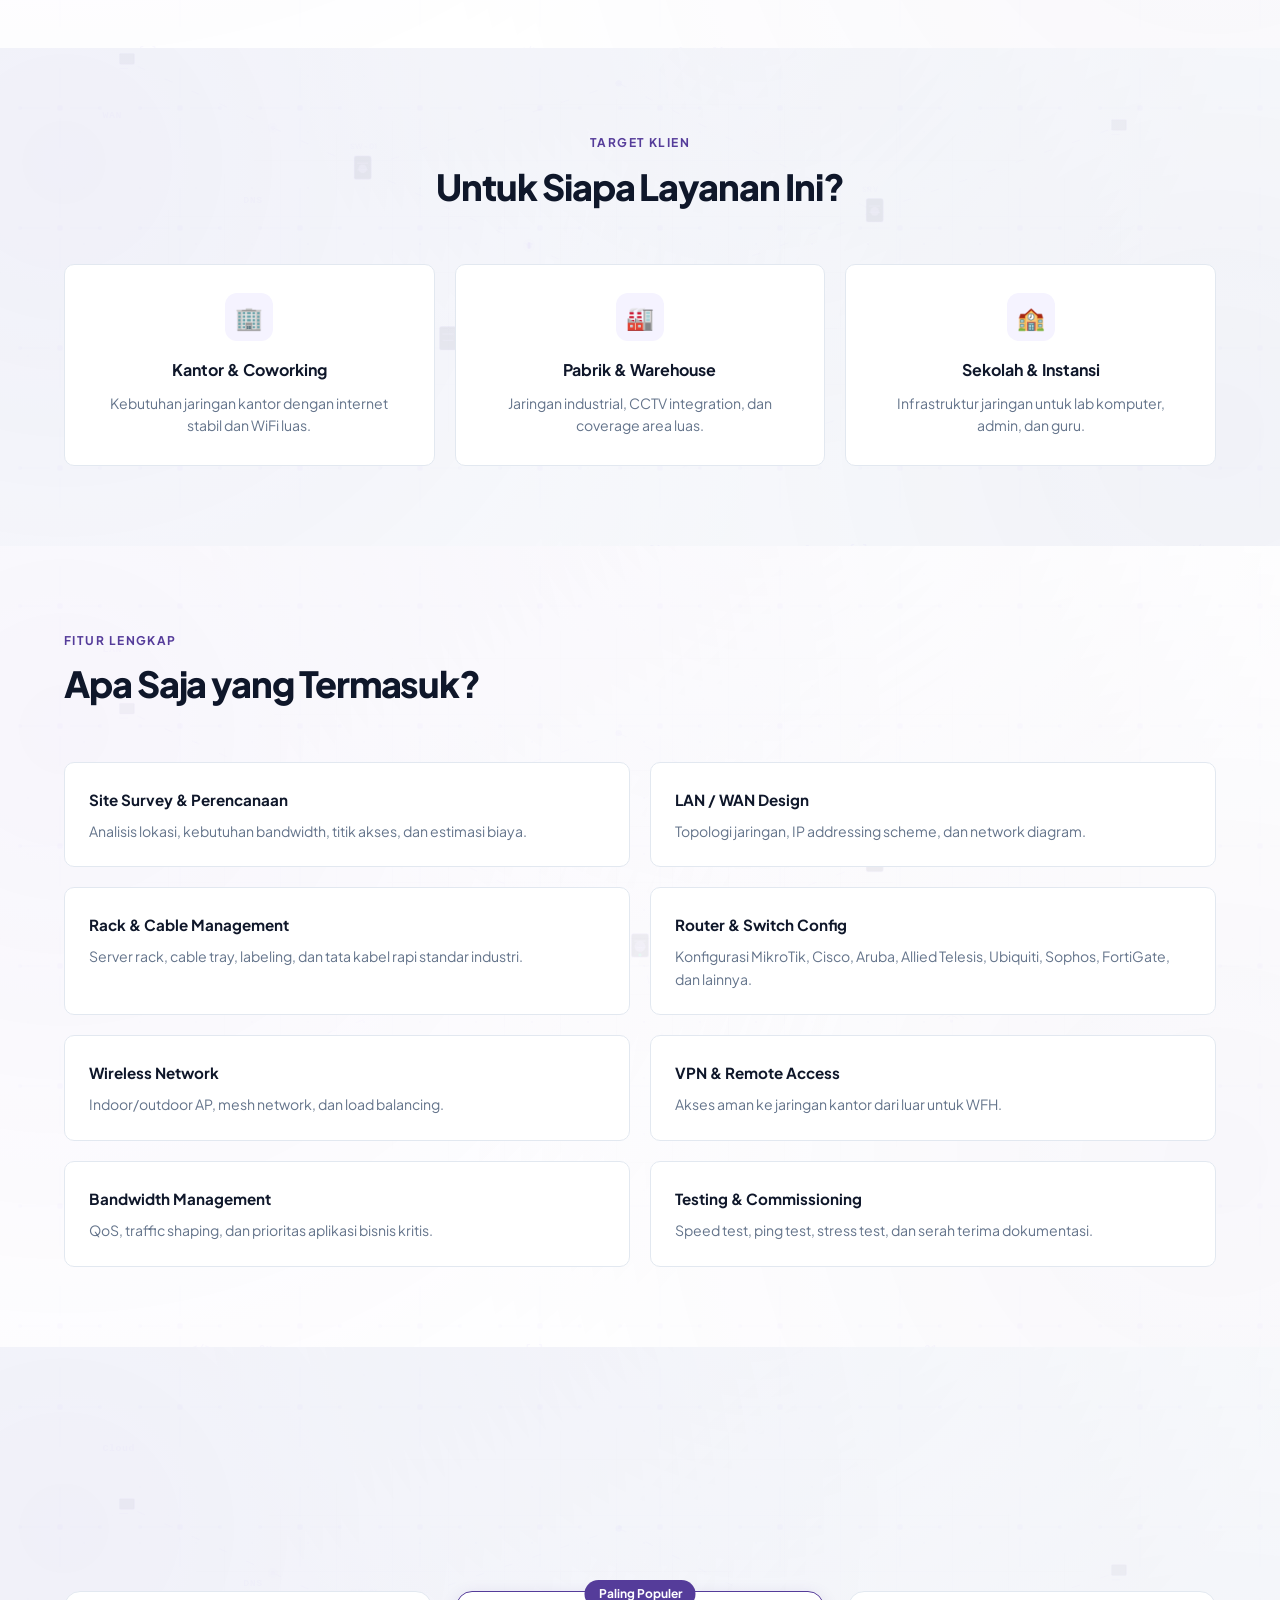
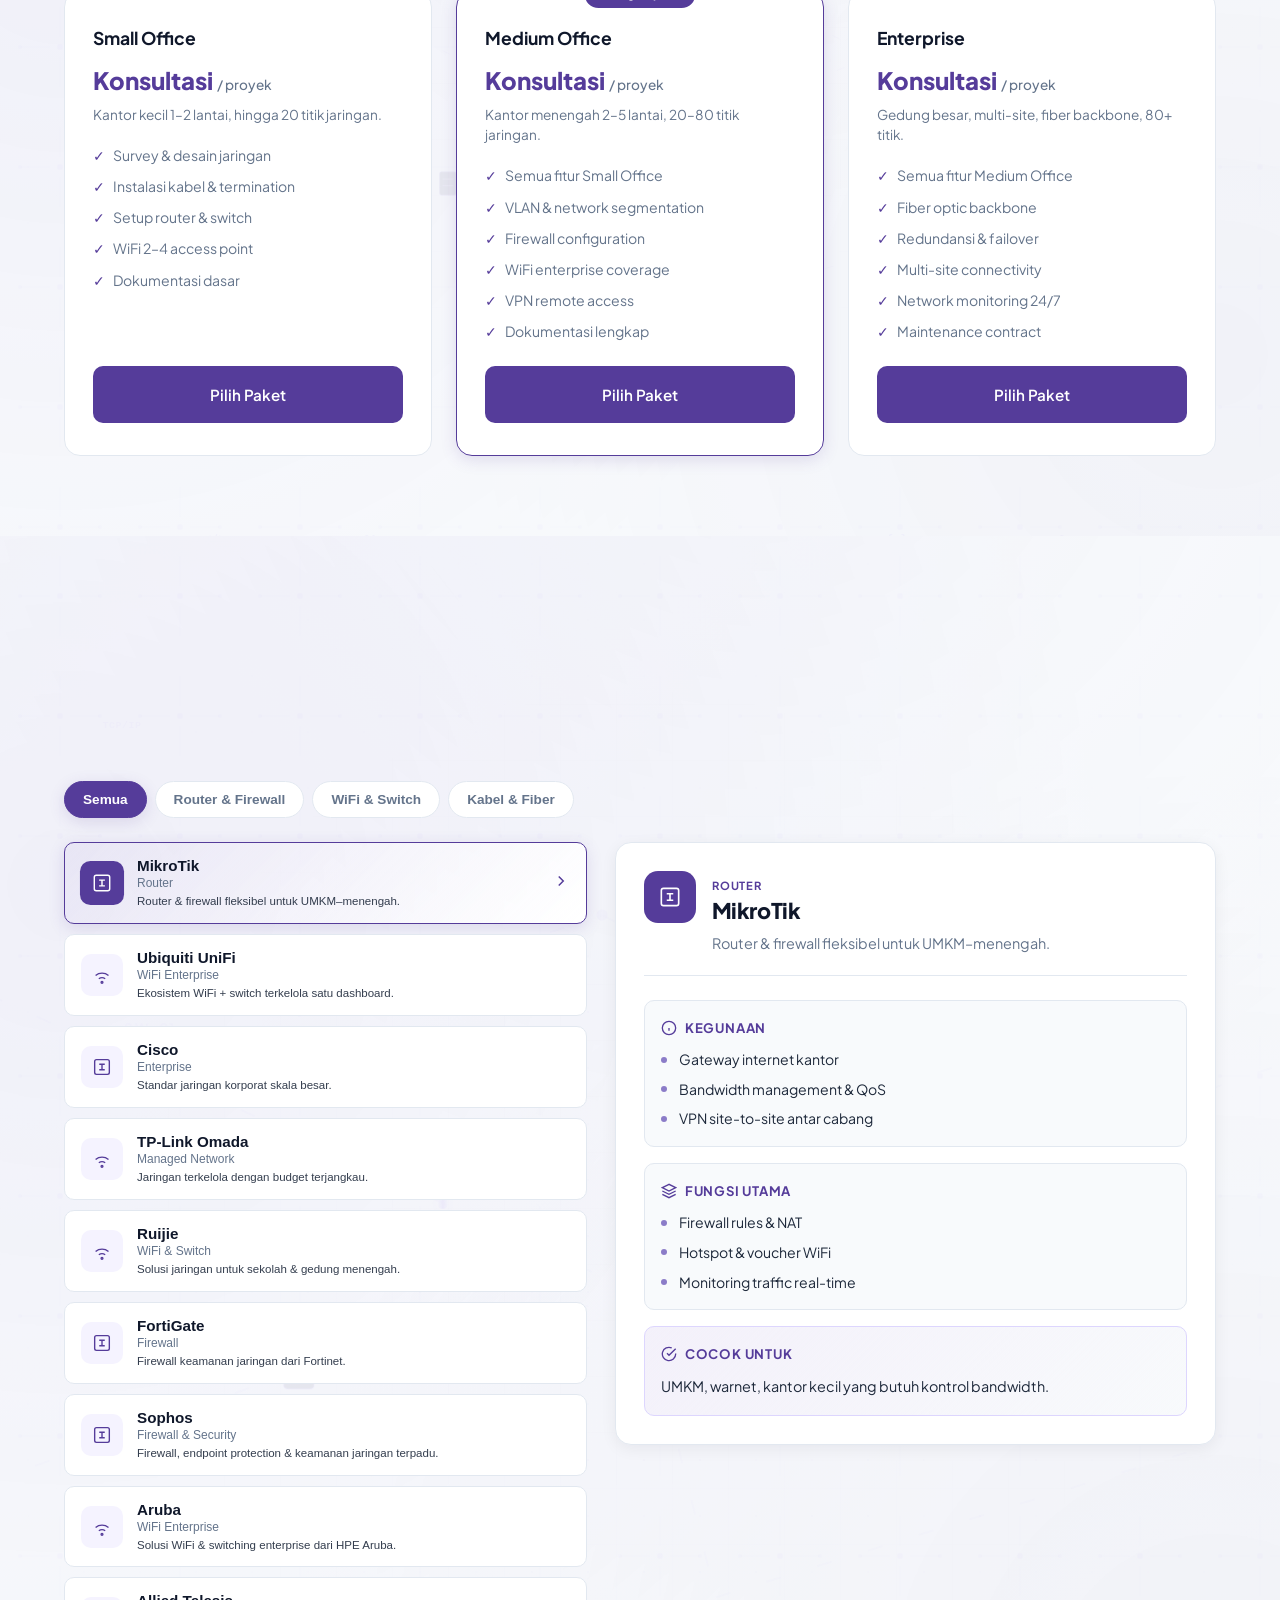
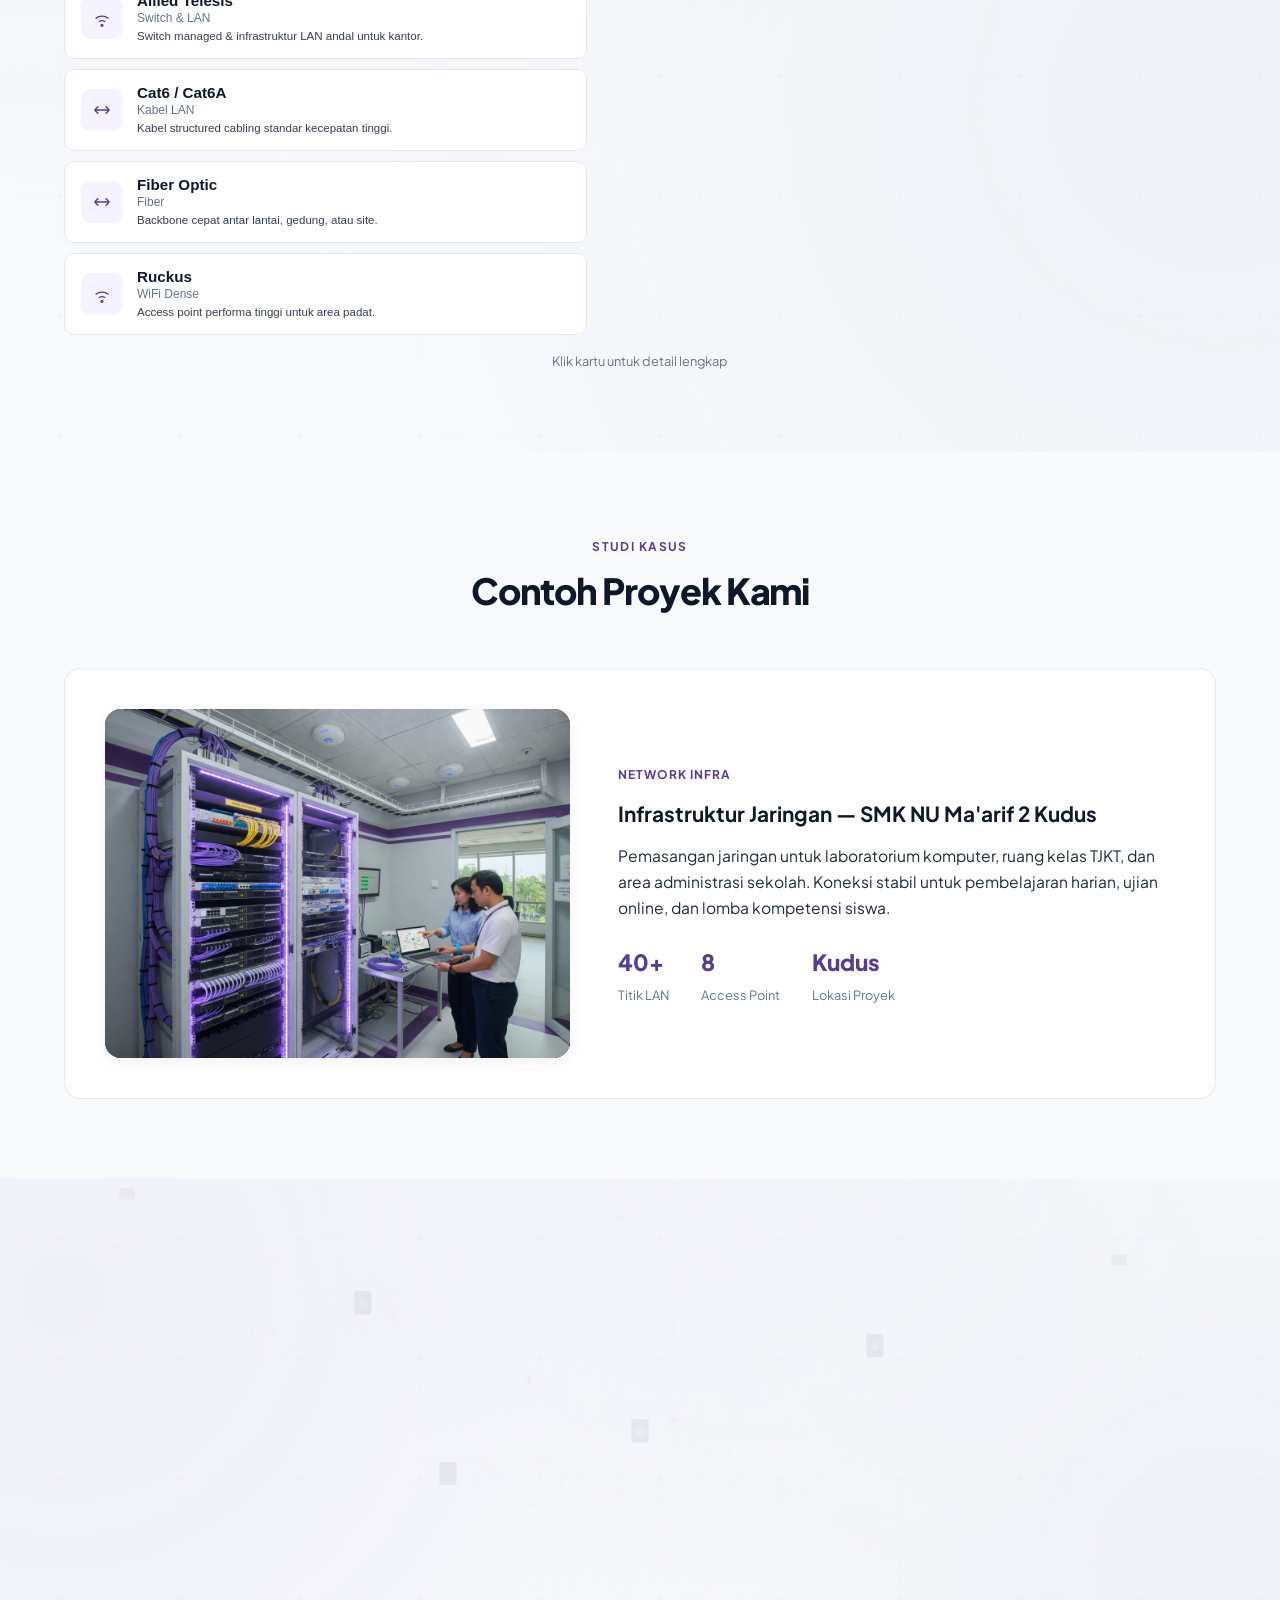
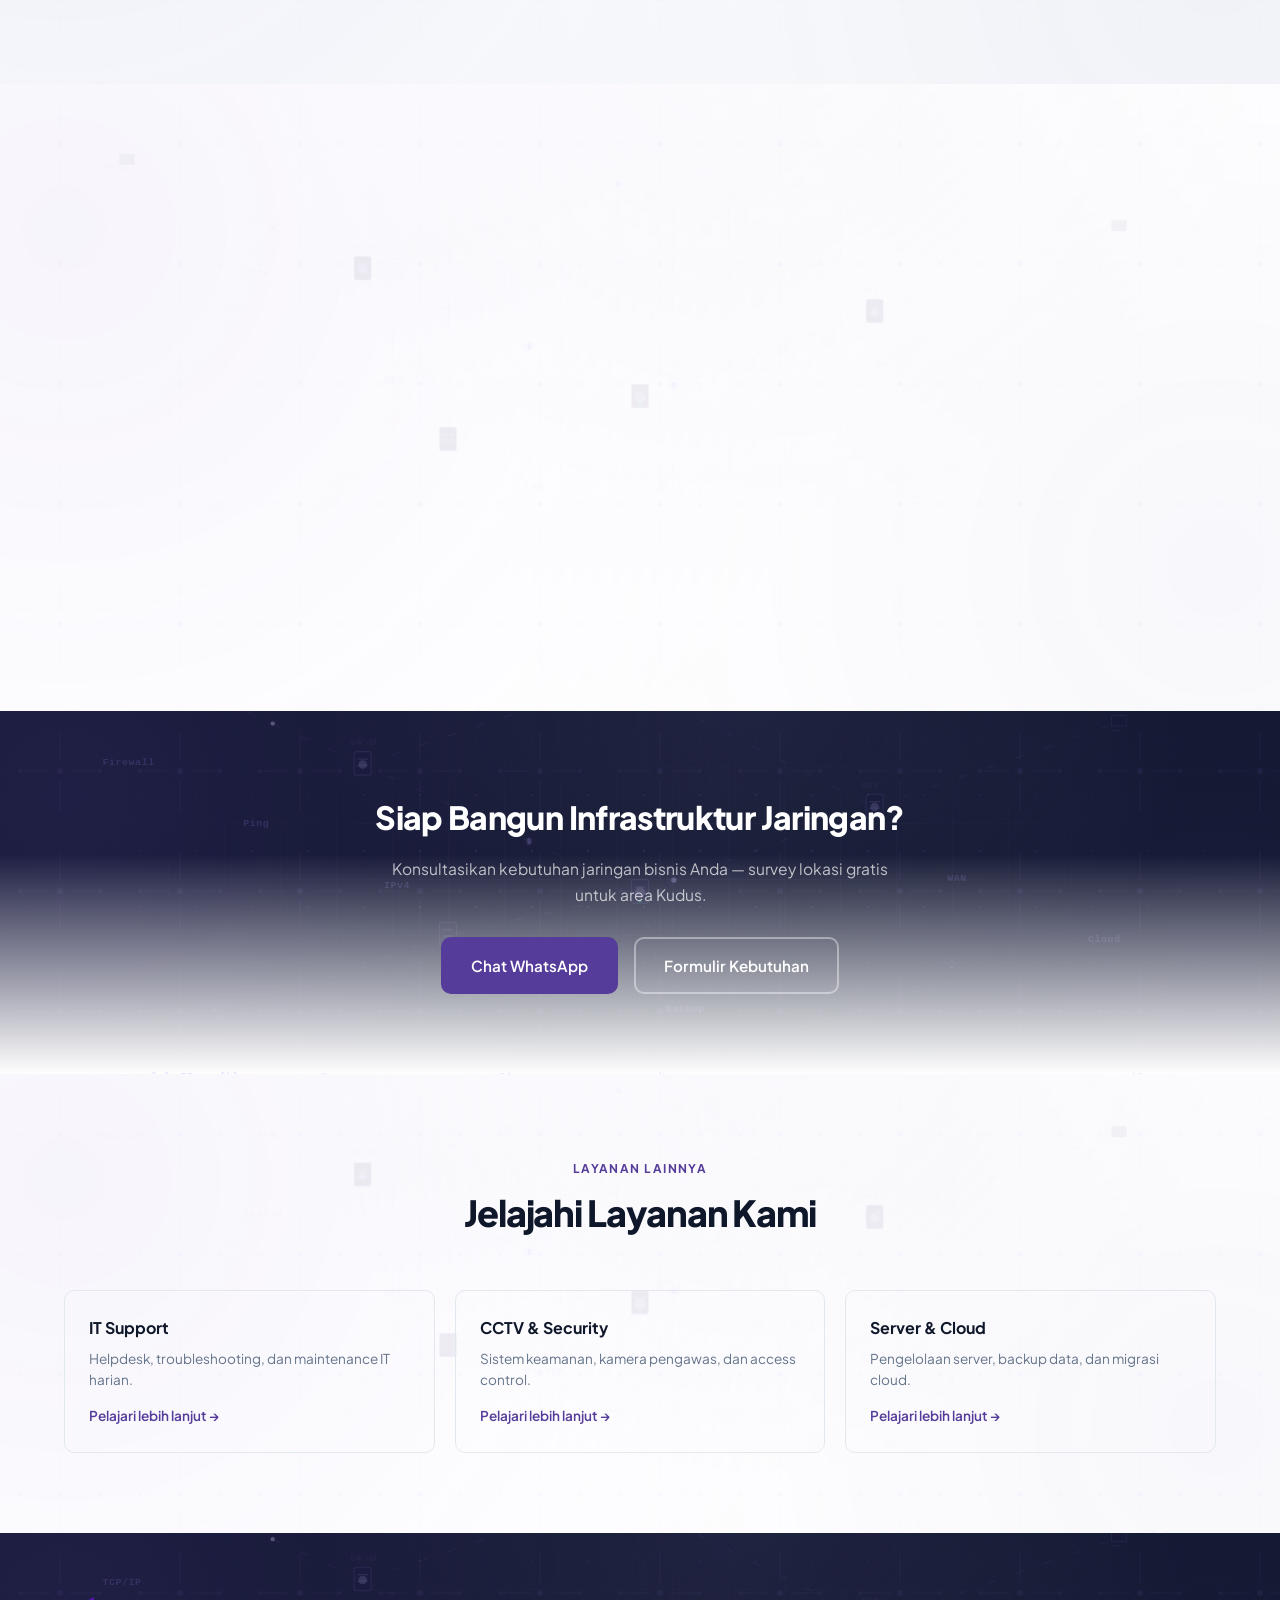
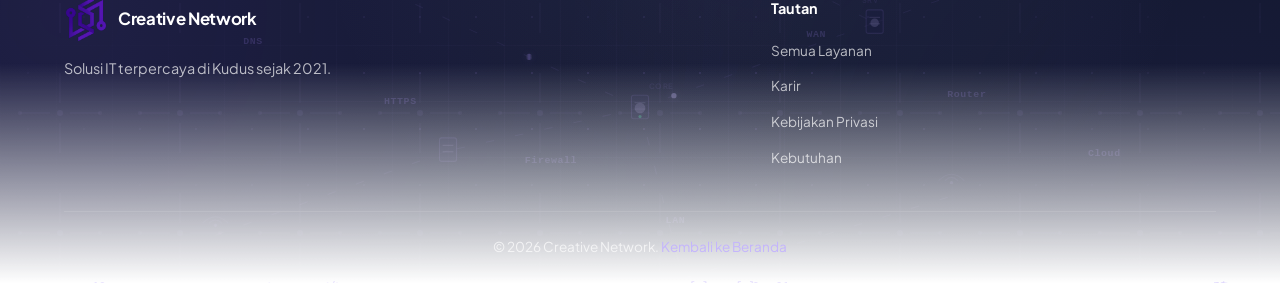
<file: layanan/network-infra.html>
﻿<!DOCTYPE html>
<html lang="id">
<head>
  <meta charset="UTF-8">
  <meta name="viewport" content="width=device-width, initial-scale=1.0">
  <meta name="description" content="Layanan Network Infra Creative Network — instalasi LAN, WAN, WiFi, fiber optic di Kudus.">
  <title>Network Infra | Creative Network</title>
  <link rel="preconnect" href="https://fonts.googleapis.com">
  <link rel="preconnect" href="https://fonts.gstatic.com" crossorigin>
  <link href="https://fonts.googleapis.com/css2?family=Plus+Jakarta+Sans:wght@400;500;600;700;800&display=swap" rel="stylesheet">
  <link rel="icon" href="../images/logo.png" type="image/png">
  <link rel="stylesheet" href="../css/style.css">
</head>
<body>

  <header class="header" id="header">
    <nav class="nav container">
      <a href="../index.html" class="nav__logo"><img src="../images/logo.png" alt="Creative Network" class="nav__logo-img" width="44" height="44"><span class="nav__logo-text">Creative Network</span></a>
      <button class="nav__toggle" id="nav-toggle" aria-label="Buka menu"><span></span><span></span><span></span></button>
      <ul class="nav__menu" id="nav-menu">
        <li><a href="../index.html#beranda" class="nav__link">Beranda</a></li>
        <li><a href="../index.html#tentang" class="nav__link">Tentang</a></li>
        <li><a href="../index.html#layanan" class="nav__link active">Layanan</a></li>
        <li><a href="../index.html#portofolio" class="nav__link">Portofolio</a></li>
        <li><a href="../index.html#kebutuhan" class="nav__link nav__link--cta">Hubungi Kami</a></li>
      </ul>
    </nav>
  </header>

  <section class="service-hero">
    <div class="container">
      <nav class="breadcrumb" aria-label="Breadcrumb">
        <a href="../index.html">Beranda</a><span>/</span><a href="../index.html#layanan">Layanan</a><span>/</span><span>Network Infra</span>
      </nav>
      <div class="service-hero__icon">
        <svg viewBox="0 0 24 24" fill="none" stroke="currentColor" stroke-width="1.5"><circle cx="12" cy="12" r="2"/><path d="M16.24 7.76a6 6 0 0 1 0 8.49M7.76 7.76a6 6 0 0 0 0 8.49M19.07 4.93a10 10 0 0 1 0 14.14M4.93 4.93a10 10 0 0 0 0 14.14"/></svg>
      </div>
      <h1 class="service-hero__title">Network Infra</h1>
      <p class="service-hero__desc">Perancangan, instalasi, dan pengelolaan infrastruktur jaringan yang stabil, aman, dan scalable — dari kabel structured cabling hingga WiFi enterprise dan fiber optic.</p>
      <div class="service-hero__stats">
        <div class="service-hero__stat"><strong>200+</strong><span>Proyek Jaringan</span></div>
        <div class="service-hero__stat"><strong>99.9%</strong><span>Uptime Target</span></div>
        <div class="service-hero__stat"><strong>Full</strong><span>Dokumentasi</span></div>
      </div>
      <div class="service-hero__actions">
        <a href="https://wa.me/6287882521602?text=Halo%20Creative%20Network%2C%20saya%20tertarik%20layanan%20Network%20Infra." class="btn btn--primary" target="_blank" rel="noopener noreferrer">Survey Gratis</a>
        <a href="#paket" class="btn btn--outline">Lihat Paket</a>
      </div>
    </div>
  </section>

  <section class="service-detail">
    <div class="container">
      <div class="service-detail__grid">
        <div class="service-detail__content">
          <span class="section__tag">Gambaran Layanan</span>
          <h2 class="section__title">Infrastruktur Jaringan<br>Profesional & Handal</h2>
          <p>Jaringan adalah tulang punggung operasional bisnis modern. Tanpa infrastruktur yang baik, produktivitas menurun, komunikasi terganggu, dan data rentan terhadap ancaman keamanan.</p>
          <p>Creative Network merancang dan membangun jaringan sesuai kebutuhan — dari kantor kecil 10 pengguna hingga gedung multi-lantai dengan ratusan perangkat. Kami menggunakan standar industri dan perangkat terpercaya.</p>
          <h3>Layanan Utama</h3>
          <div class="feature-list">
            <div class="feature-list__item"><svg viewBox="0 0 24 24" fill="none" stroke="currentColor" stroke-width="2"><polyline points="20 6 9 17 4 12"/></svg><div><strong>Structured Cabling</strong><span>Instalasi kabel UTP Cat6/Cat6A, patch panel, rack, dan labeling rapi.</span></div></div>
            <div class="feature-list__item"><svg viewBox="0 0 24 24" fill="none" stroke="currentColor" stroke-width="2"><polyline points="20 6 9 17 4 12"/></svg><div><strong>WiFi Enterprise</strong><span>Coverage mapping, access point, controller, dan captive portal.</span></div></div>
            <div class="feature-list__item"><svg viewBox="0 0 24 24" fill="none" stroke="currentColor" stroke-width="2"><polyline points="20 6 9 17 4 12"/></svg><div><strong>Fiber Optic</strong><span>Instalasi fiber indoor/outdoor, splicing, dan OTDR testing.</span></div></div>
            <div class="feature-list__item"><svg viewBox="0 0 24 24" fill="none" stroke="currentColor" stroke-width="2"><polyline points="20 6 9 17 4 12"/></svg><div><strong>Network Security</strong><span>Firewall, VLAN segmentation, VPN, dan access control policy.</span></div></div>
          </div>
        </div>
        <aside class="service-sidebar">
          <div class="service-sidebar__card">
            <h4>Keuntungan untuk Anda</h4>
            <ul class="service-sidebar__list">
              <li>Koneksi stabil & cepat di seluruh area</li>
              <li>Jaringan aman dari akses tidak sah</li>
              <li>Mudah dikembangkan saat bisnis tumbuh</li>
              <li>Dokumentasi topologi & IP lengkap</li>
              <li>Garansi instalasi & dukungan purna jual</li>
              <li>Monitoring & maintenance opsional</li>
            </ul>
            <a href="https://wa.me/6287882521602?text=Halo%20Creative%20Network%2C%20saya%20tertarik%20layanan%20Network%20Infra." class="btn btn--primary btn--full" target="_blank" rel="noopener noreferrer">Minta Survey</a>
            <div class="service-sidebar__contact">
              <p><strong>Survey lokasi gratis</strong> untuk area Kudus & sekitarnya.</p>
              <p>WhatsApp: <a href="https://wa.me/6287882521602" target="_blank" rel="noopener noreferrer">+62 878 8252 1602</a></p>
            </div>
          </div>
        </aside>
      </div>
    </div>
  </section>

  <section class="section-block section-block--alt">
    <div class="container">
      <div class="section__header section__header--center">
        <span class="section__tag">Target Klien</span>
        <h2 class="section__title">Untuk Siapa Layanan Ini?</h2>
      </div>
      <div class="audience-grid">
        <div class="audience-card"><div class="audience-card__icon">🏢</div><h4>Kantor & Coworking</h4><p>Kebutuhan jaringan kantor dengan internet stabil dan WiFi luas.</p></div>
        <div class="audience-card"><div class="audience-card__icon">🏭</div><h4>Pabrik & Warehouse</h4><p>Jaringan industrial, CCTV integration, dan coverage area luas.</p></div>
        <div class="audience-card"><div class="audience-card__icon">🏫</div><h4>Sekolah & Instansi</h4><p>Infrastruktur jaringan untuk lab komputer, admin, dan guru.</p></div>
      </div>
    </div>
  </section>

  <section class="section-block">
    <div class="container">
      <div class="section__header">
        <span class="section__tag">Fitur Lengkap</span>
        <h2 class="section__title">Apa Saja yang Termasuk?</h2>
      </div>
      <div class="detail-features">
        <div class="detail-feature"><h4>Site Survey & Perencanaan</h4><p>Analisis lokasi, kebutuhan bandwidth, titik akses, dan estimasi biaya.</p></div>
        <div class="detail-feature"><h4>LAN / WAN Design</h4><p>Topologi jaringan, IP addressing scheme, dan network diagram.</p></div>
        <div class="detail-feature"><h4>Rack & Cable Management</h4><p>Server rack, cable tray, labeling, dan tata kabel rapi standar industri.</p></div>
        <div class="detail-feature"><h4>Router & Switch Config</h4><p>Konfigurasi MikroTik, Cisco, Aruba, Allied Telesis, Ubiquiti, Sophos, FortiGate, dan lainnya.</p></div>
        <div class="detail-feature"><h4>Wireless Network</h4><p>Indoor/outdoor AP, mesh network, dan load balancing.</p></div>
        <div class="detail-feature"><h4>VPN & Remote Access</h4><p>Akses aman ke jaringan kantor dari luar untuk WFH.</p></div>
        <div class="detail-feature"><h4>Bandwidth Management</h4><p>QoS, traffic shaping, dan prioritas aplikasi bisnis kritis.</p></div>
        <div class="detail-feature"><h4>Testing & Commissioning</h4><p>Speed test, ping test, stress test, dan serah terima dokumentasi.</p></div>
      </div>
    </div>
  </section>

  <section class="section-block section-block--alt" id="paket">
    <div class="container">
      <div class="section__header section__header--center">
        <span class="section__tag">Paket Layanan</span>
        <h2 class="section__title">Pilih Paket yang Sesuai</h2>
        <p class="section__desc">Setiap proyek unik — kami sesuaikan dengan skala dan kebutuhan Anda.</p>
      </div>
      <div class="pricing-grid">
        <div class="pricing-card">
          <h4>Small Office</h4>
          <div class="pricing-card__price">Konsultasi <span>/ proyek</span></div>
          <p class="pricing-card__desc">Kantor kecil 1–2 lantai, hingga 20 titik jaringan.</p>
          <ul class="pricing-card__features">
            <li>Survey & desain jaringan</li>
            <li>Instalasi kabel & termination</li>
            <li>Setup router & switch</li>
            <li>WiFi 2–4 access point</li>
            <li>Dokumentasi dasar</li>
          </ul>
          <a href="https://wa.me/6287882521602?text=Saya%20tertarik%20paket%20Network%20Small%20Office." class="btn btn--primary btn--full" target="_blank" rel="noopener noreferrer">Pilih Paket</a>
        </div>
        <div class="pricing-card pricing-card--featured">
          <span class="pricing-card__badge">Paling Populer</span>
          <h4>Medium Office</h4>
          <div class="pricing-card__price">Konsultasi <span>/ proyek</span></div>
          <p class="pricing-card__desc">Kantor menengah 2–5 lantai, 20–80 titik jaringan.</p>
          <ul class="pricing-card__features">
            <li>Semua fitur Small Office</li>
            <li>VLAN & network segmentation</li>
            <li>Firewall configuration</li>
            <li>WiFi enterprise coverage</li>
            <li>VPN remote access</li>
            <li>Dokumentasi lengkap</li>
          </ul>
          <a href="https://wa.me/6287882521602?text=Saya%20tertarik%20paket%20Network%20Medium%20Office." class="btn btn--primary btn--full" target="_blank" rel="noopener noreferrer">Pilih Paket</a>
        </div>
        <div class="pricing-card">
          <h4>Enterprise</h4>
          <div class="pricing-card__price">Konsultasi <span>/ proyek</span></div>
          <p class="pricing-card__desc">Gedung besar, multi-site, fiber backbone, 80+ titik.</p>
          <ul class="pricing-card__features">
            <li>Semua fitur Medium Office</li>
            <li>Fiber optic backbone</li>
            <li>Redundansi & failover</li>
            <li>Multi-site connectivity</li>
            <li>Network monitoring 24/7</li>
            <li>Maintenance contract</li>
          </ul>
          <a href="https://wa.me/6287882521602?text=Saya%20tertarik%20paket%20Network%20Enterprise." class="btn btn--primary btn--full" target="_blank" rel="noopener noreferrer">Pilih Paket</a>
        </div>
      </div>
    </div>
  </section>

  <section class="section-block section-block--alt" id="vendor-platform">
    <div class="container">
      <div class="section__header section__header--center">
        <span class="section__tag">Teknologi</span>
        <h2 class="section__title">Vendor & Platform</h2>
        <p class="section__desc">12 vendor jaringan & media transmisi — filter kategori lalu klik untuk detail.</p>
      </div>
      <div data-tech-explorer="network-infra" tabindex="0" aria-label="Eksplorasi vendor dan platform jaringan"></div>
    </div>
  </section>

  <section class="case-study">
    <div class="container">
      <div class="section__header section__header--center">
        <span class="section__tag">Studi Kasus</span><h2 class="section__title">Contoh Proyek Kami</h2>
      </div>
      <div class="case-study__card">
        <div class="case-study__visual">
          <img src="../images/case-studies/network-office.jpg" alt="Infrastruktur jaringan SMK NU Ma'arif 2 Kudus — lab komputer dan WiFi sekolah" width="800" height="600" loading="lazy">
        </div>
        <div class="case-study__content">
          <span class="case-study__tag">Network Infra</span>
          <h3>Infrastruktur Jaringan — SMK NU Ma'arif 2 Kudus</h3>
          <p>Pemasangan jaringan untuk laboratorium komputer, ruang kelas TJKT, dan area administrasi sekolah. Koneksi stabil untuk pembelajaran harian, ujian online, dan lomba kompetensi siswa.</p>
          <div class="case-study__metrics">
            <div class="case-study__metric"><strong>40+</strong><span>Titik LAN</span></div>
            <div class="case-study__metric"><strong>8</strong><span>Access Point</span></div>
            <div class="case-study__metric"><strong>Kudus</strong><span>Lokasi Proyek</span></div>
          </div>
        </div>
      </div>
    </div>
  </section>

  <section class="service-process">
    <div class="container">
      <div class="section__header section__header--center"><span class="section__tag">Alur Kerja</span><h2 class="section__title">Bagaimana Layanan Kami Berjalan</h2></div>
      <div class="process-steps">
        <div class="process-step"><span class="process-step__number">1</span><h4>Survey & Konsultasi</h4><p>Kunjungan lokasi, analisis kebutuhan, dan assessment infrastruktur existing.</p></div>
        <div class="process-step"><span class="process-step__number">2</span><h4>Desain & Proposal</h4><p>Topologi jaringan, bill of material, timeline, dan estimasi investasi.</p></div>
        <div class="process-step"><span class="process-step__number">3</span><h4>Instalasi</h4><p>Pemasangan kabel, rack, perangkat aktif, dan konfigurasi jaringan.</p></div>
        <div class="process-step"><span class="process-step__number">4</span><h4>Testing & Serah Terima</h4><p>Uji performa, keamanan, dokumentasi, dan pelatihan admin.</p></div>
      </div>
    </div>
  </section>

  <section class="section-block">
    <div class="container">
      <div class="section__header section__header--center"><span class="section__tag">FAQ</span><h2 class="section__title">Pertanyaan yang Sering Diajukan</h2></div>
      <div class="faq-list">
        <details class="faq-item"><summary>Apakah survey lokasi gratis?</summary><div class="faq-item__answer">Ya, survey gratis untuk area Kudus dan sekitarnya. Untuk lokasi di luar area, hubungi kami untuk konfirmasi.</div></details>
        <details class="faq-item"><summary>Apakah hardware termasuk dalam paket?</summary><div class="faq-item__answer">Hardware (router, switch, AP, kabel) biasanya terpisah dan kami bantu rekomendasi sesuai budget. Jasa instalasi dan konfigurasi termasuk dalam paket proyek.</div></details>
        <details class="faq-item"><summary>Berapa lama waktu instalasi?</summary><div class="faq-item__answer">Small Office 3–5 hari kerja, Medium Office 1–2 minggu, Enterprise tergantung skala — biasanya 2–4 minggu setelah material tersedia.</div></details>
        <details class="faq-item"><summary>Apakah ada garansi?</summary><div class="faq-item__answer">Garansi jasa instalasi 3 bulan. Garansi hardware mengikuti kebijakan vendor/merek perangkat yang dibeli.</div></details>
      </div>
    </div>
  </section>

  <section class="service-cta">
    <div class="container">
      <h2>Siap Bangun Infrastruktur Jaringan?</h2>
      <p>Konsultasikan kebutuhan jaringan bisnis Anda — survey lokasi gratis untuk area Kudus.</p>
      <div class="service-cta__actions">
        <a href="https://wa.me/6287882521602?text=Halo%20Creative%20Network%2C%20saya%20tertarik%20layanan%20Network%20Infra." class="btn btn--primary" target="_blank" rel="noopener noreferrer">Chat WhatsApp</a>
        <a href="../index.html#kebutuhan" class="btn btn--outline">Formulir Kebutuhan</a>
      </div>
    </div>
  </section>

  <section class="other-services">
    <div class="container">
      <div class="section__header section__header--center"><span class="section__tag">Layanan Lainnya</span><h2 class="section__title">Jelajahi Layanan Kami</h2></div>
      <div class="other-services__grid">
        <div class="other-services__card"><h4>IT Support</h4><p>Helpdesk, troubleshooting, dan maintenance IT harian.</p><a href="it-support.html">Pelajari lebih lanjut →</a></div>
        <div class="other-services__card"><h4>CCTV & Security</h4><p>Sistem keamanan, kamera pengawas, dan access control.</p><a href="cctv-security.html">Pelajari lebih lanjut →</a></div>
        <div class="other-services__card"><h4>Server & Cloud</h4><p>Pengelolaan server, backup data, dan migrasi cloud.</p><a href="server-cloud.html">Pelajari lebih lanjut →</a></div>
      </div>
    </div>
  </section>

  <footer class="footer">
    <div class="container">
      <div class="footer__grid footer__grid--compact">
        <div class="footer__brand">
          <a href="../index.html" class="nav__logo">
            <img src="../images/logo.png" alt="Creative Network" class="nav__logo-img" width="44" height="44">
            <span class="nav__logo-text">Creative Network</span>
          </a>
          <p>Solusi IT terpercaya di Kudus sejak 2021.</p>
        </div>
        <div class="footer__links">
          <h4>Tautan</h4>
          <ul>
            <li><a href="../index.html#layanan">Semua Layanan</a></li>
            <li><a href="../karir.html">Karir</a></li>
            <li><a href="../kebijakan-privasi.html">Kebijakan Privasi</a></li>
            <li><a href="../index.html#kebutuhan">Kebutuhan</a></li>
          </ul>
        </div>
      </div>
      <div class="footer__bottom">
        <p>&copy; 2026 Creative Network. <a href="../index.html">Kembali ke Beranda</a></p>
      </div>
    </div>
  </footer>
  <script src="../js/site-config.js"></script>
  <script src="../js/tech-explorer-data.js"></script>
  <script src="../js/tech-explorer.js"></script>
  <script src="../js/main.js"></script>
</body>
</html>
</file>
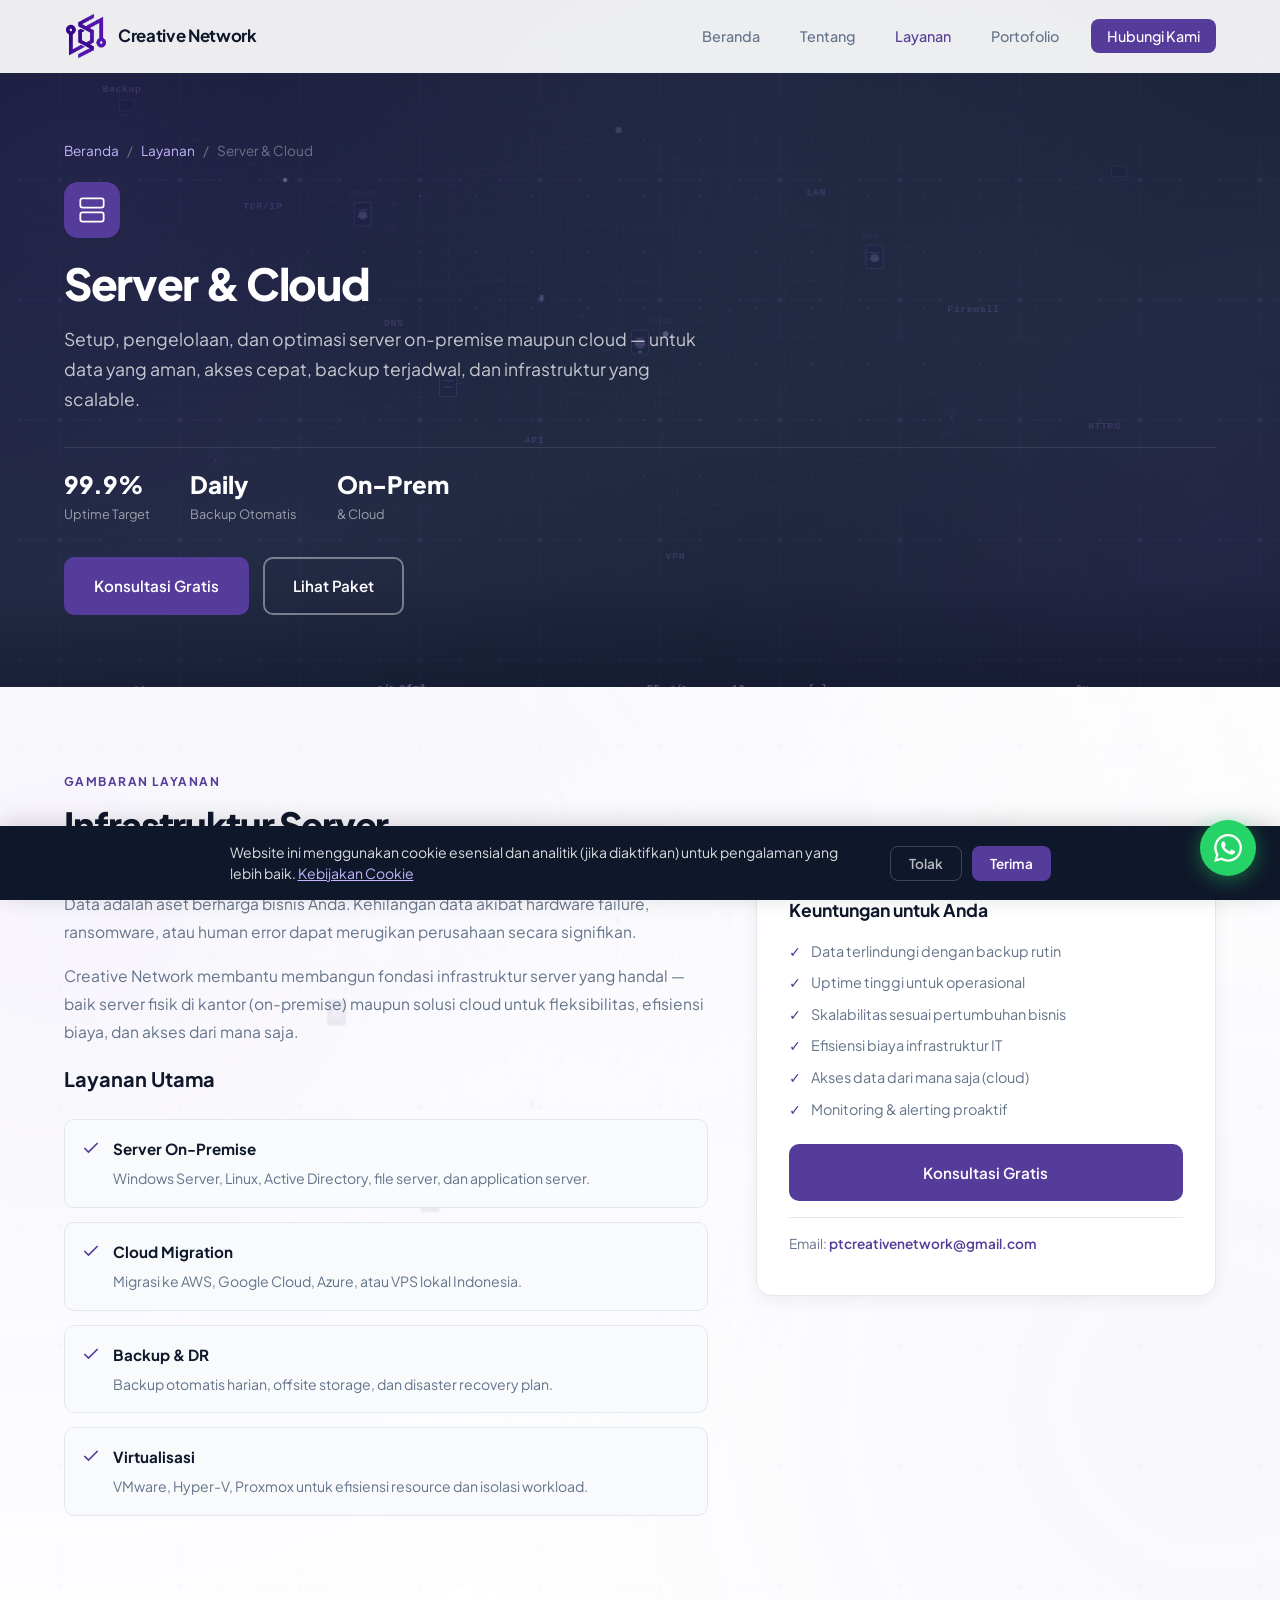
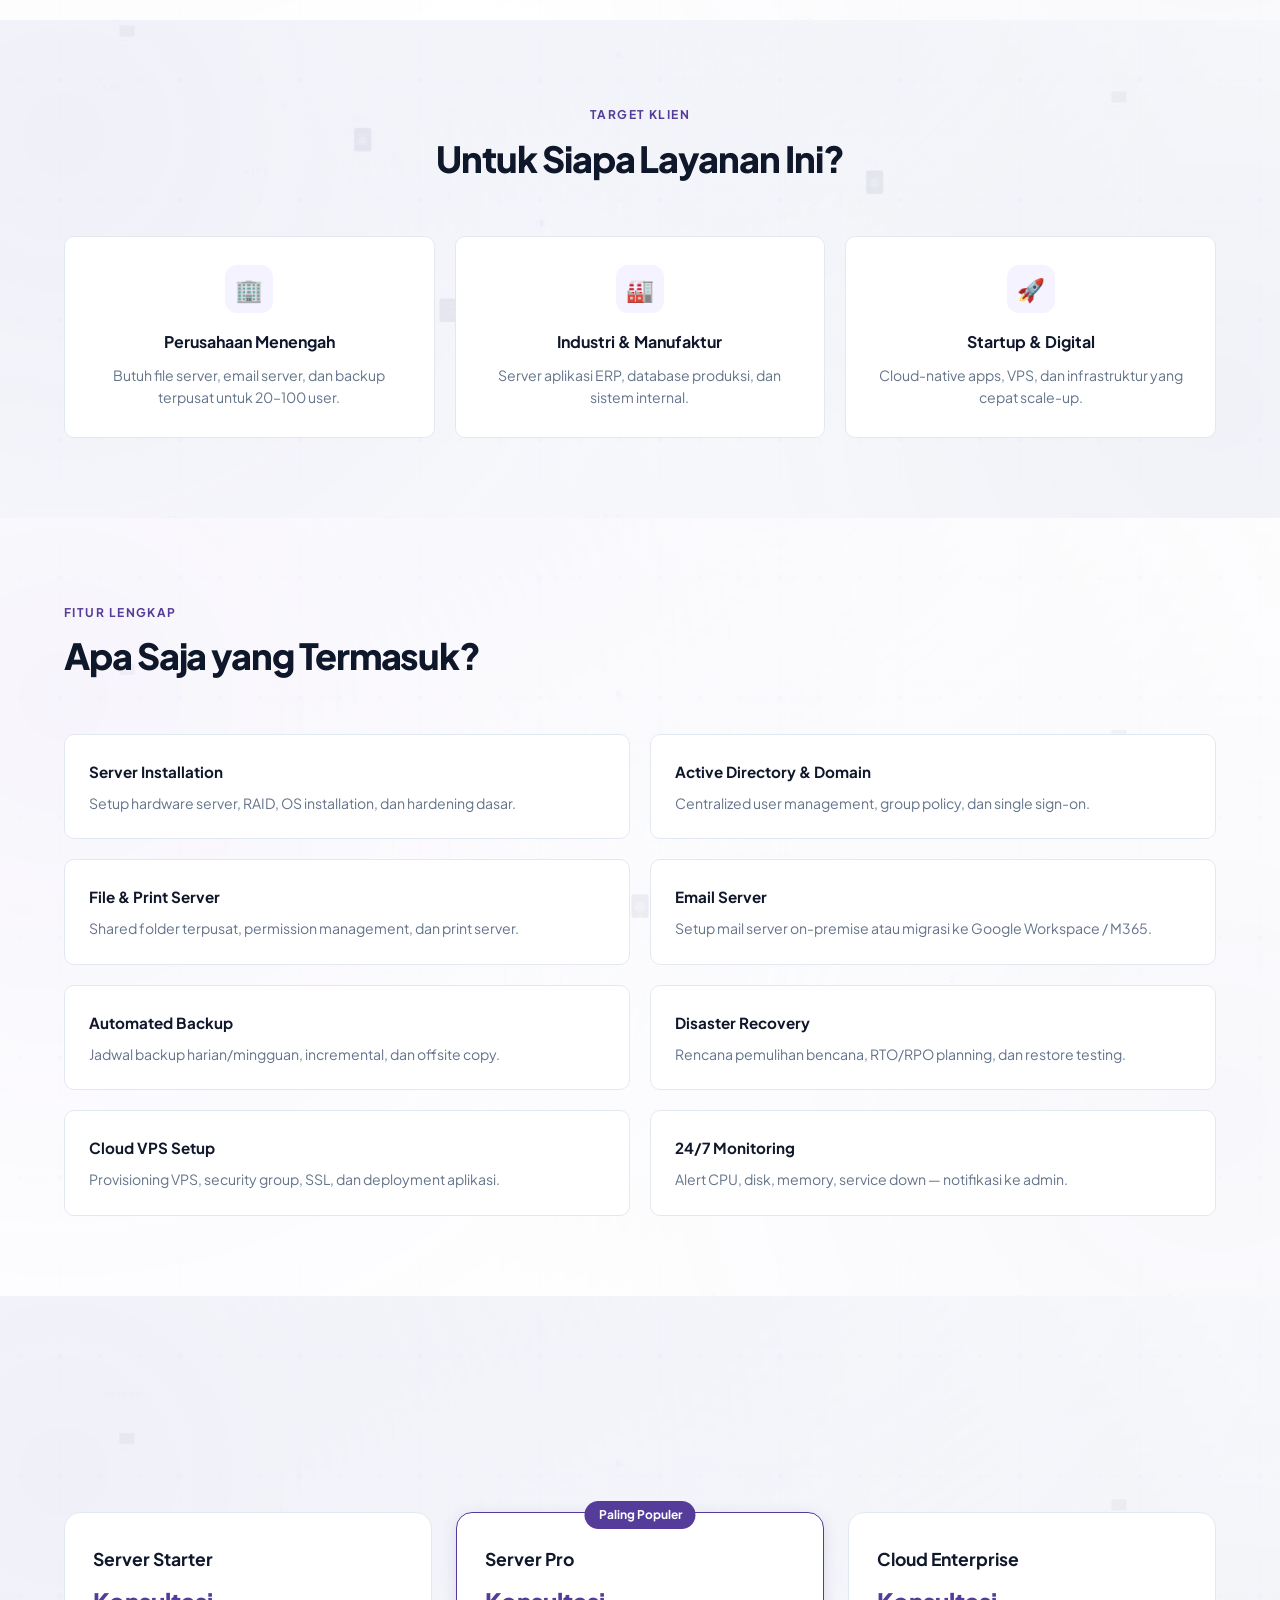
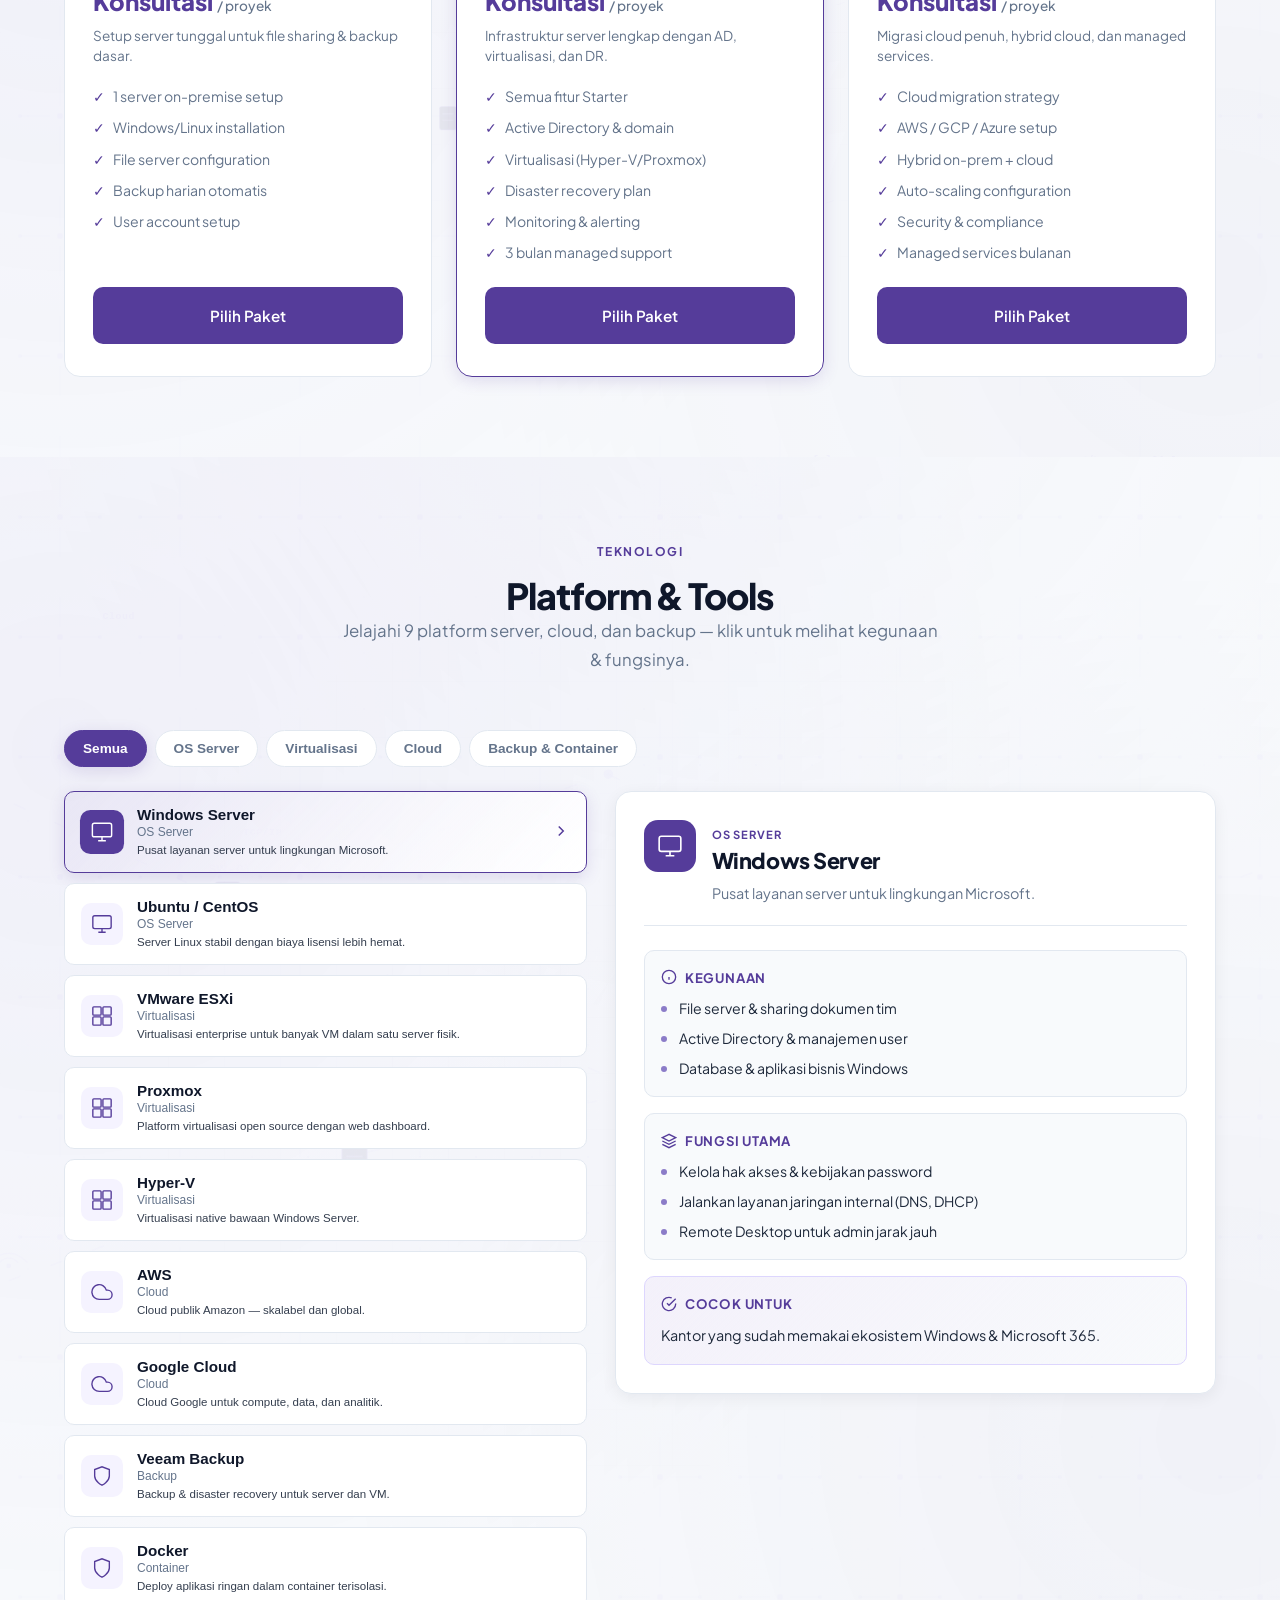
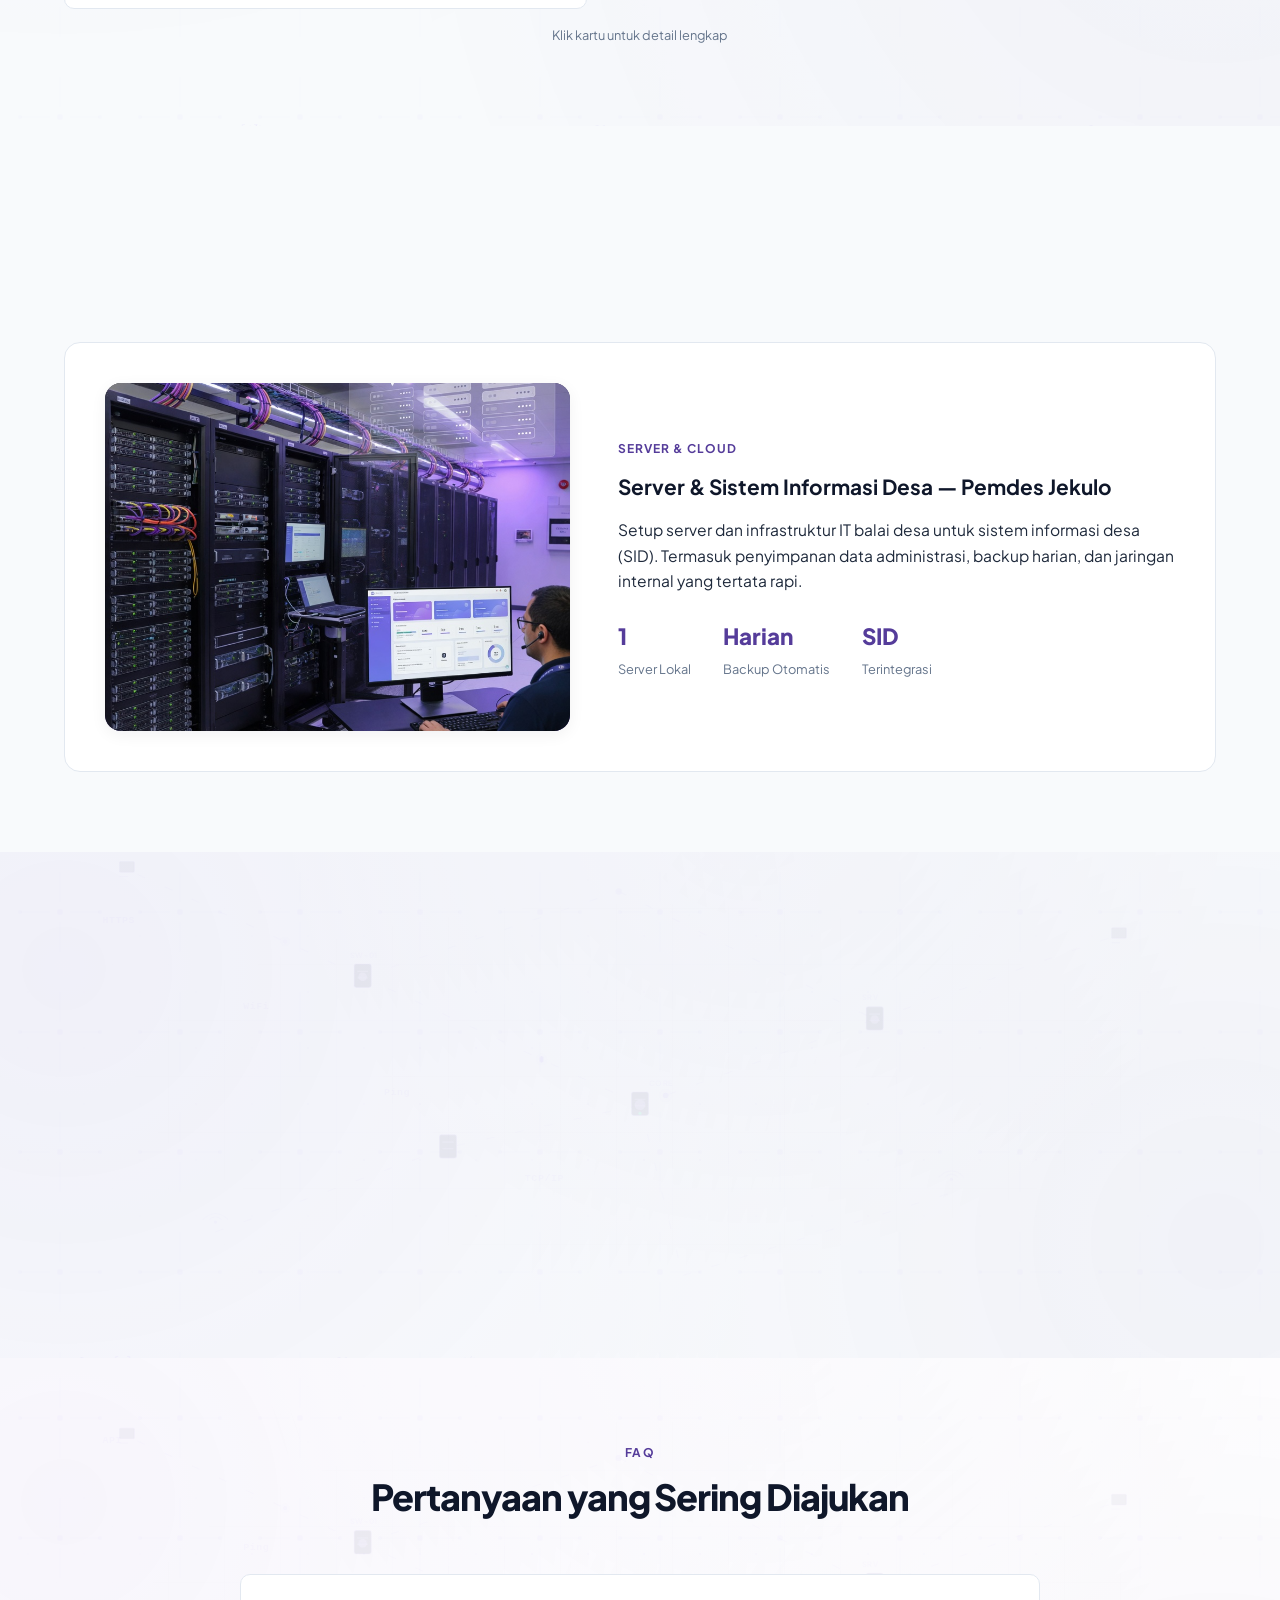
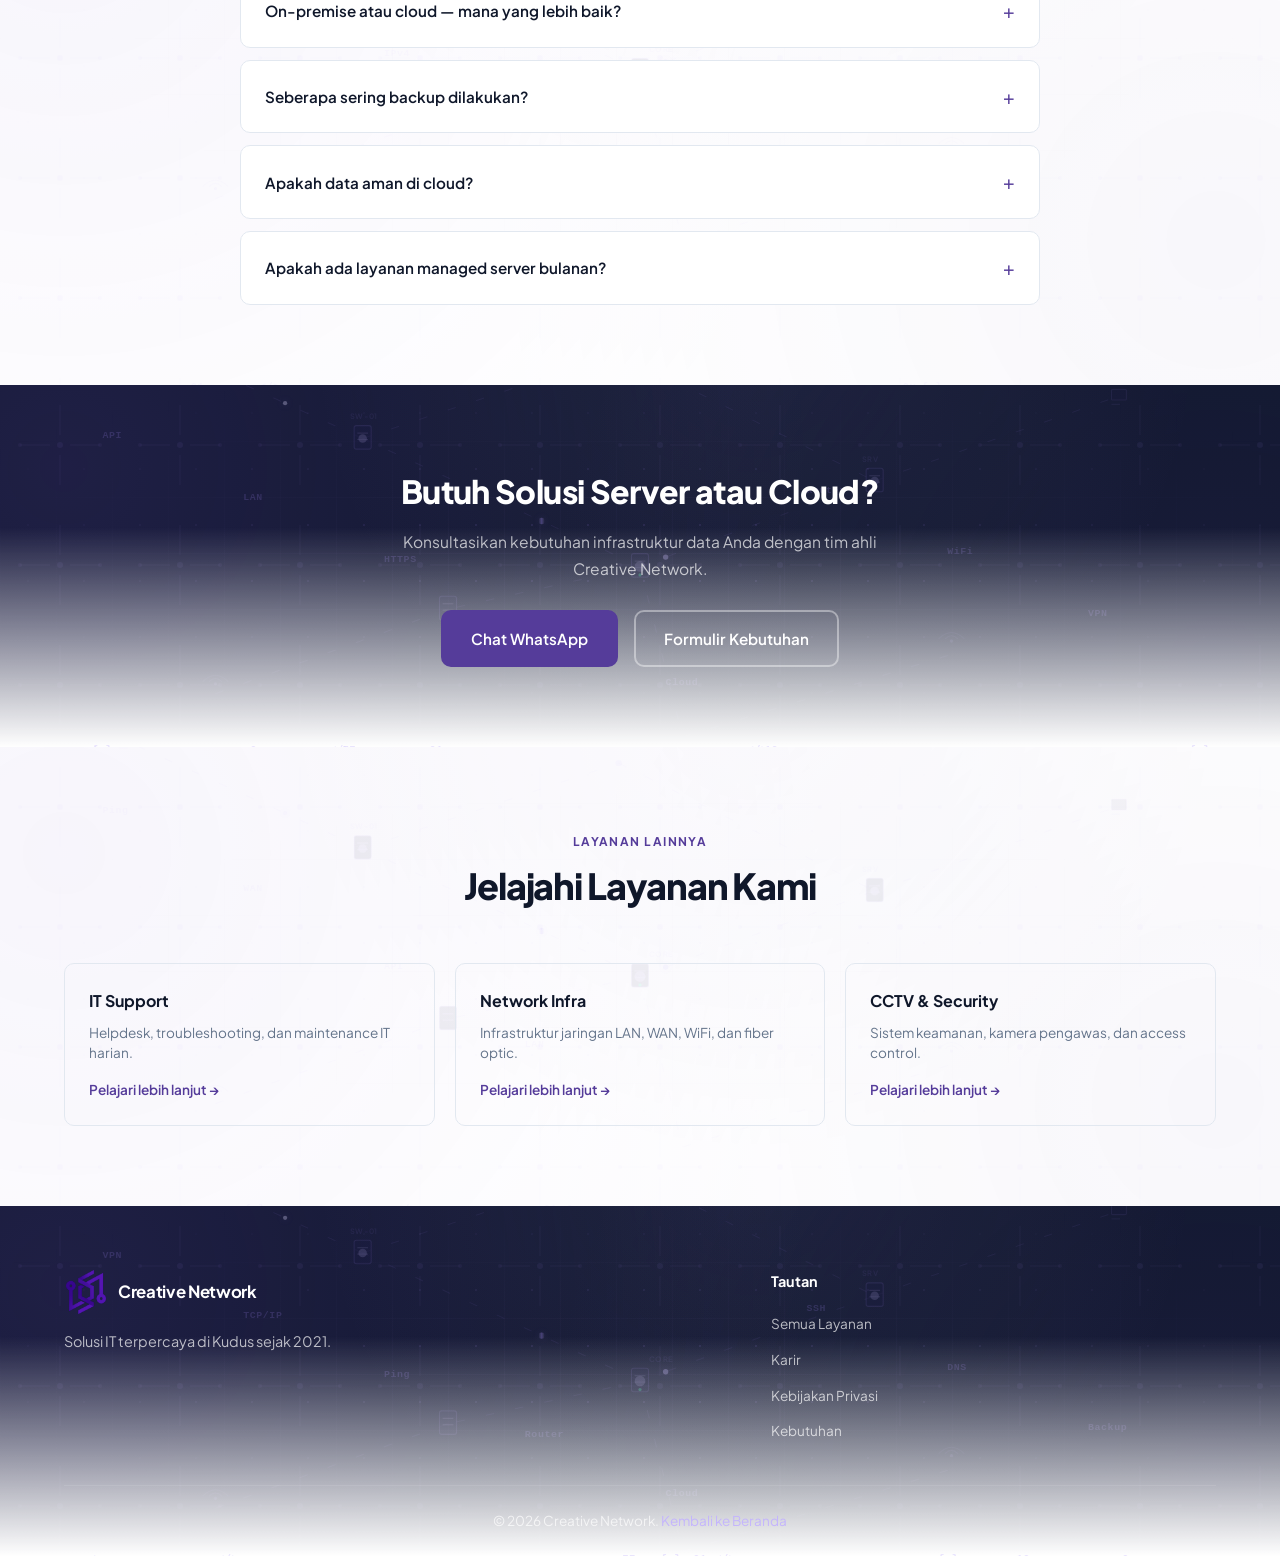
<file: layanan/server-cloud.html>
﻿<!DOCTYPE html>
<html lang="id">
<head>
  <meta charset="UTF-8">
  <meta name="viewport" content="width=device-width, initial-scale=1.0">
  <meta name="description" content="Layanan Server & Cloud Creative Network — setup server, backup, virtualisasi, migrasi cloud di Kudus.">
  <title>Server & Cloud | Creative Network</title>
  <link rel="preconnect" href="https://fonts.googleapis.com">
  <link rel="preconnect" href="https://fonts.gstatic.com" crossorigin>
  <link href="https://fonts.googleapis.com/css2?family=Plus+Jakarta+Sans:wght@400;500;600;700;800&display=swap" rel="stylesheet">
  <link rel="icon" href="../images/logo.png" type="image/png">
  <link rel="stylesheet" href="../css/style.css">
</head>
<body>

  <header class="header" id="header">
    <nav class="nav container">
      <a href="../index.html" class="nav__logo"><img src="../images/logo.png" alt="Creative Network" class="nav__logo-img" width="44" height="44"><span class="nav__logo-text">Creative Network</span></a>
      <button class="nav__toggle" id="nav-toggle" aria-label="Buka menu"><span></span><span></span><span></span></button>
      <ul class="nav__menu" id="nav-menu">
        <li><a href="../index.html#beranda" class="nav__link">Beranda</a></li>
        <li><a href="../index.html#tentang" class="nav__link">Tentang</a></li>
        <li><a href="../index.html#layanan" class="nav__link active">Layanan</a></li>
        <li><a href="../index.html#portofolio" class="nav__link">Portofolio</a></li>
        <li><a href="../index.html#kebutuhan" class="nav__link nav__link--cta">Hubungi Kami</a></li>
      </ul>
    </nav>
  </header>

  <section class="service-hero">
    <div class="container">
      <nav class="breadcrumb" aria-label="Breadcrumb">
        <a href="../index.html">Beranda</a><span>/</span><a href="../index.html#layanan">Layanan</a><span>/</span><span>Server & Cloud</span>
      </nav>
      <div class="service-hero__icon">
        <svg viewBox="0 0 24 24" fill="none" stroke="currentColor" stroke-width="1.5"><rect x="2" y="2" width="20" height="8" rx="2"/><rect x="2" y="14" width="20" height="8" rx="2"/><path d="M6 6h.01M6 18h.01"/></svg>
      </div>
      <h1 class="service-hero__title">Server & Cloud</h1>
      <p class="service-hero__desc">Setup, pengelolaan, dan optimasi server on-premise maupun cloud — untuk data yang aman, akses cepat, backup terjadwal, dan infrastruktur yang scalable.</p>
      <div class="service-hero__stats">
        <div class="service-hero__stat"><strong>99.9%</strong><span>Uptime Target</span></div>
        <div class="service-hero__stat"><strong>Daily</strong><span>Backup Otomatis</span></div>
        <div class="service-hero__stat"><strong>On-Prem</strong><span>& Cloud</span></div>
      </div>
      <div class="service-hero__actions">
        <a href="https://wa.me/6287882521602?text=Halo%20Creative%20Network%2C%20saya%20tertarik%20layanan%20Server%20%26%20Cloud." class="btn btn--primary" target="_blank" rel="noopener noreferrer">Konsultasi Gratis</a>
        <a href="#paket" class="btn btn--outline">Lihat Paket</a>
      </div>
    </div>
  </section>

  <section class="service-detail">
    <div class="container">
      <div class="service-detail__grid">
        <div class="service-detail__content">
          <span class="section__tag">Gambaran Layanan</span>
          <h2 class="section__title">Infrastruktur Server<br>yang Scalable & Aman</h2>
          <p>Data adalah aset berharga bisnis Anda. Kehilangan data akibat hardware failure, ransomware, atau human error dapat merugikan perusahaan secara signifikan.</p>
          <p>Creative Network membantu membangun fondasi infrastruktur server yang handal — baik server fisik di kantor (on-premise) maupun solusi cloud untuk fleksibilitas, efisiensi biaya, dan akses dari mana saja.</p>
          <h3>Layanan Utama</h3>
          <div class="feature-list">
            <div class="feature-list__item"><svg viewBox="0 0 24 24" fill="none" stroke="currentColor" stroke-width="2"><polyline points="20 6 9 17 4 12"/></svg><div><strong>Server On-Premise</strong><span>Windows Server, Linux, Active Directory, file server, dan application server.</span></div></div>
            <div class="feature-list__item"><svg viewBox="0 0 24 24" fill="none" stroke="currentColor" stroke-width="2"><polyline points="20 6 9 17 4 12"/></svg><div><strong>Cloud Migration</strong><span>Migrasi ke AWS, Google Cloud, Azure, atau VPS lokal Indonesia.</span></div></div>
            <div class="feature-list__item"><svg viewBox="0 0 24 24" fill="none" stroke="currentColor" stroke-width="2"><polyline points="20 6 9 17 4 12"/></svg><div><strong>Backup & DR</strong><span>Backup otomatis harian, offsite storage, dan disaster recovery plan.</span></div></div>
            <div class="feature-list__item"><svg viewBox="0 0 24 24" fill="none" stroke="currentColor" stroke-width="2"><polyline points="20 6 9 17 4 12"/></svg><div><strong>Virtualisasi</strong><span>VMware, Hyper-V, Proxmox untuk efisiensi resource dan isolasi workload.</span></div></div>
          </div>
        </div>
        <aside class="service-sidebar">
          <div class="service-sidebar__card">
            <h4>Keuntungan untuk Anda</h4>
            <ul class="service-sidebar__list">
              <li>Data terlindungi dengan backup rutin</li>
              <li>Uptime tinggi untuk operasional</li>
              <li>Skalabilitas sesuai pertumbuhan bisnis</li>
              <li>Efisiensi biaya infrastruktur IT</li>
              <li>Akses data dari mana saja (cloud)</li>
              <li>Monitoring & alerting proaktif</li>
            </ul>
            <a href="https://wa.me/6287882521602?text=Halo%20Creative%20Network%2C%20saya%20tertarik%20layanan%20Server%20%26%20Cloud." class="btn btn--primary btn--full" target="_blank" rel="noopener noreferrer">Konsultasi Gratis</a>
            <div class="service-sidebar__contact">
              <p>Email: <a href="mailto:ptcreativenetwork@gmail.com">ptcreativenetwork@gmail.com</a></p>
            </div>
          </div>
        </aside>
      </div>
    </div>
  </section>

  <section class="section-block section-block--alt">
    <div class="container">
      <div class="section__header section__header--center"><span class="section__tag">Target Klien</span><h2 class="section__title">Untuk Siapa Layanan Ini?</h2></div>
      <div class="audience-grid">
        <div class="audience-card"><div class="audience-card__icon">🏢</div><h4>Perusahaan Menengah</h4><p>Butuh file server, email server, dan backup terpusat untuk 20–100 user.</p></div>
        <div class="audience-card"><div class="audience-card__icon">🏭</div><h4>Industri & Manufaktur</h4><p>Server aplikasi ERP, database produksi, dan sistem internal.</p></div>
        <div class="audience-card"><div class="audience-card__icon">🚀</div><h4>Startup & Digital</h4><p>Cloud-native apps, VPS, dan infrastruktur yang cepat scale-up.</p></div>
      </div>
    </div>
  </section>

  <section class="section-block">
    <div class="container">
      <div class="section__header"><span class="section__tag">Fitur Lengkap</span><h2 class="section__title">Apa Saja yang Termasuk?</h2></div>
      <div class="detail-features">
        <div class="detail-feature"><h4>Server Installation</h4><p>Setup hardware server, RAID, OS installation, dan hardening dasar.</p></div>
        <div class="detail-feature"><h4>Active Directory & Domain</h4><p>Centralized user management, group policy, dan single sign-on.</p></div>
        <div class="detail-feature"><h4>File & Print Server</h4><p>Shared folder terpusat, permission management, dan print server.</p></div>
        <div class="detail-feature"><h4>Email Server</h4><p>Setup mail server on-premise atau migrasi ke Google Workspace / M365.</p></div>
        <div class="detail-feature"><h4>Automated Backup</h4><p>Jadwal backup harian/mingguan, incremental, dan offsite copy.</p></div>
        <div class="detail-feature"><h4>Disaster Recovery</h4><p>Rencana pemulihan bencana, RTO/RPO planning, dan restore testing.</p></div>
        <div class="detail-feature"><h4>Cloud VPS Setup</h4><p>Provisioning VPS, security group, SSL, dan deployment aplikasi.</p></div>
        <div class="detail-feature"><h4>24/7 Monitoring</h4><p>Alert CPU, disk, memory, service down — notifikasi ke admin.</p></div>
      </div>
    </div>
  </section>

  <section class="section-block section-block--alt" id="paket">
    <div class="container">
      <div class="section__header section__header--center"><span class="section__tag">Paket Layanan</span><h2 class="section__title">Pilih Paket yang Sesuai</h2></div>
      <div class="pricing-grid">
        <div class="pricing-card">
          <h4>Server Starter</h4>
          <div class="pricing-card__price">Konsultasi <span>/ proyek</span></div>
          <p class="pricing-card__desc">Setup server tunggal untuk file sharing & backup dasar.</p>
          <ul class="pricing-card__features">
            <li>1 server on-premise setup</li>
            <li>Windows/Linux installation</li>
            <li>File server configuration</li>
            <li>Backup harian otomatis</li>
            <li>User account setup</li>
          </ul>
          <a href="https://wa.me/6287882521602?text=Saya%20tertarik%20paket%20Server%20Starter." class="btn btn--primary btn--full" target="_blank" rel="noopener noreferrer">Pilih Paket</a>
        </div>
        <div class="pricing-card pricing-card--featured">
          <span class="pricing-card__badge">Paling Populer</span>
          <h4>Server Pro</h4>
          <div class="pricing-card__price">Konsultasi <span>/ proyek</span></div>
          <p class="pricing-card__desc">Infrastruktur server lengkap dengan AD, virtualisasi, dan DR.</p>
          <ul class="pricing-card__features">
            <li>Semua fitur Starter</li>
            <li>Active Directory & domain</li>
            <li>Virtualisasi (Hyper-V/Proxmox)</li>
            <li>Disaster recovery plan</li>
            <li>Monitoring & alerting</li>
            <li>3 bulan managed support</li>
          </ul>
          <a href="https://wa.me/6287882521602?text=Saya%20tertarik%20paket%20Server%20Pro." class="btn btn--primary btn--full" target="_blank" rel="noopener noreferrer">Pilih Paket</a>
        </div>
        <div class="pricing-card">
          <h4>Cloud Enterprise</h4>
          <div class="pricing-card__price">Konsultasi <span>/ proyek</span></div>
          <p class="pricing-card__desc">Migrasi cloud penuh, hybrid cloud, dan managed services.</p>
          <ul class="pricing-card__features">
            <li>Cloud migration strategy</li>
            <li>AWS / GCP / Azure setup</li>
            <li>Hybrid on-prem + cloud</li>
            <li>Auto-scaling configuration</li>
            <li>Security & compliance</li>
            <li>Managed services bulanan</li>
          </ul>
          <a href="https://wa.me/6287882521602?text=Saya%20tertarik%20paket%20Cloud%20Enterprise." class="btn btn--primary btn--full" target="_blank" rel="noopener noreferrer">Pilih Paket</a>
        </div>
      </div>
    </div>
  </section>

  <section class="section-block section-block--alt" id="platform-tools">
    <div class="container">
      <div class="section__header section__header--center">
        <span class="section__tag">Teknologi</span>
        <h2 class="section__title">Platform & Tools</h2>
        <p class="section__desc">Jelajahi 9 platform server, cloud, dan backup — klik untuk melihat kegunaan & fungsinya.</p>
      </div>
      <div data-tech-explorer="server-cloud" tabindex="0" aria-label="Eksplorasi teknologi server dan cloud"></div>
    </div>
  </section>

  <section class="case-study">
    <div class="container">
      <div class="section__header section__header--center"><span class="section__tag">Studi Kasus</span><h2 class="section__title">Contoh Proyek Kami</h2></div>
      <div class="case-study__card">
        <div class="case-study__visual">
          <img src="../images/case-studies/server-cloud.jpg" alt="Server dan sistem informasi desa — Pemdes Jekulo" width="800" height="600" loading="lazy">
        </div>
        <div class="case-study__content">
          <span class="case-study__tag">Server & Cloud</span>
          <h3>Server & Sistem Informasi Desa — Pemdes Jekulo</h3>
          <p>Setup server dan infrastruktur IT balai desa untuk sistem informasi desa (SID). Termasuk penyimpanan data administrasi, backup harian, dan jaringan internal yang tertata rapi.</p>
          <div class="case-study__metrics">
            <div class="case-study__metric"><strong>1</strong><span>Server Lokal</span></div>
            <div class="case-study__metric"><strong>Harian</strong><span>Backup Otomatis</span></div>
            <div class="case-study__metric"><strong>SID</strong><span>Terintegrasi</span></div>
          </div>
        </div>
      </div>
    </div>
  </section>

  <section class="service-process">
    <div class="container">
      <div class="section__header section__header--center"><span class="section__tag">Alur Kerja</span><h2 class="section__title">Bagaimana Layanan Kami Berjalan</h2></div>
      <div class="process-steps">
        <div class="process-step"><span class="process-step__number">1</span><h4>Assessment</h4><p>Evaluasi infrastruktur existing, kebutuhan kapasitas, dan tujuan bisnis.</p></div>
        <div class="process-step"><span class="process-step__number">2</span><h4>Perencanaan</h4><p>Arsitektur server/cloud, spesifikasi hardware, dan timeline.</p></div>
        <div class="process-step"><span class="process-step__number">3</span><h4>Implementasi</h4><p>Setup server, migrasi data, konfigurasi backup, dan testing.</p></div>
        <div class="process-step"><span class="process-step__number">4</span><h4>Managed Support</h4><p>Monitoring berkelanjutan, patch management, dan dukungan teknis.</p></div>
      </div>
    </div>
  </section>

  <section class="section-block">
    <div class="container">
      <div class="section__header section__header--center"><span class="section__tag">FAQ</span><h2 class="section__title">Pertanyaan yang Sering Diajukan</h2></div>
      <div class="faq-list">
        <details class="faq-item"><summary>On-premise atau cloud — mana yang lebih baik?</summary><div class="faq-item__answer">Tergantung kebutuhan. On-premise cocok untuk data sensitif dan kontrol penuh. Cloud lebih fleksibel dan hemat untuk bisnis yang berkembang. Kami bantu analisis mana yang tepat untuk Anda.</div></details>
        <details class="faq-item"><summary>Seberapa sering backup dilakukan?</summary><div class="faq-item__answer">Standar kami backup harian (incremental) dan full backup mingguan. Frekuensi bisa disesuaikan dengan kebutuhan bisnis dan regulasi industri.</div></details>
        <details class="faq-item"><summary>Apakah data aman di cloud?</summary><div class="faq-item__answer">Ya, dengan enkripsi, access control, dan backup terpisah. Kami implementasikan best practice keamanan sesuai standar provider cloud.</div></details>
        <details class="faq-item"><summary>Apakah ada layanan managed server bulanan?</summary><div class="faq-item__answer">Ya, kami menawarkan kontrak managed services bulanan yang meliputi monitoring, patch update, backup verification, dan dukungan teknis.</div></details>
      </div>
    </div>
  </section>

  <section class="service-cta">
    <div class="container">
      <h2>Butuh Solusi Server atau Cloud?</h2>
      <p>Konsultasikan kebutuhan infrastruktur data Anda dengan tim ahli Creative Network.</p>
      <div class="service-cta__actions">
        <a href="https://wa.me/6287882521602?text=Halo%20Creative%20Network%2C%20saya%20tertarik%20layanan%20Server%20%26%20Cloud." class="btn btn--primary" target="_blank" rel="noopener noreferrer">Chat WhatsApp</a>
        <a href="../index.html#kebutuhan" class="btn btn--outline">Formulir Kebutuhan</a>
      </div>
    </div>
  </section>

  <section class="other-services">
    <div class="container">
      <div class="section__header section__header--center"><span class="section__tag">Layanan Lainnya</span><h2 class="section__title">Jelajahi Layanan Kami</h2></div>
      <div class="other-services__grid">
        <div class="other-services__card"><h4>IT Support</h4><p>Helpdesk, troubleshooting, dan maintenance IT harian.</p><a href="it-support.html">Pelajari lebih lanjut →</a></div>
        <div class="other-services__card"><h4>Network Infra</h4><p>Infrastruktur jaringan LAN, WAN, WiFi, dan fiber optic.</p><a href="network-infra.html">Pelajari lebih lanjut →</a></div>
        <div class="other-services__card"><h4>CCTV & Security</h4><p>Sistem keamanan, kamera pengawas, dan access control.</p><a href="cctv-security.html">Pelajari lebih lanjut →</a></div>
      </div>
    </div>
  </section>

  <footer class="footer">
    <div class="container">
      <div class="footer__grid footer__grid--compact">
        <div class="footer__brand">
          <a href="../index.html" class="nav__logo">
            <img src="../images/logo.png" alt="Creative Network" class="nav__logo-img" width="44" height="44">
            <span class="nav__logo-text">Creative Network</span>
          </a>
          <p>Solusi IT terpercaya di Kudus sejak 2021.</p>
        </div>
        <div class="footer__links">
          <h4>Tautan</h4>
          <ul>
            <li><a href="../index.html#layanan">Semua Layanan</a></li>
            <li><a href="../karir.html">Karir</a></li>
            <li><a href="../kebijakan-privasi.html">Kebijakan Privasi</a></li>
            <li><a href="../index.html#kebutuhan">Kebutuhan</a></li>
          </ul>
        </div>
      </div>
      <div class="footer__bottom">
        <p>&copy; 2026 Creative Network. <a href="../index.html">Kembali ke Beranda</a></p>
      </div>
    </div>
  </footer>
  <script src="../js/site-config.js"></script>
  <script src="../js/tech-explorer-data.js"></script>
  <script src="../js/tech-explorer.js"></script>
  <script src="../js/main.js"></script>
</body>
</html>
</file>
<file: css/style.css>
/* ===== Variables ===== */
:root {
  --color-primary: #553C9A;
  --color-primary-light: #6B46C1;
  --color-secondary: #7C6EAD;
  --color-accent: #8B7CC8;
  --color-accent-light: #F5F3FF;
  --color-brand: #6B46C1;
  --color-dark: #0F172A;
  --color-text: #1E293B;
  --color-text-light: #64748B;
  --color-bg: #FFFFFF;
  --color-bg-alt: #F8FAFC;
  --color-border: #E2E8F0;
  --font-sans: 'Plus Jakarta Sans', system-ui, -apple-system, sans-serif;
  --shadow-sm: 0 1px 2px rgba(15,23,42,0.04);
  --shadow-md: 0 4px 16px rgba(15,23,42,0.06);
  --shadow-lg: 0 8px 32px rgba(15,23,42,0.08);
  --shadow-purple: 0 4px 16px rgba(85,60,154,0.15);
  --radius: 10px;
  --radius-lg: 16px;
  --transition: 0.35s cubic-bezier(0.4, 0, 0.2, 1);
  --ease-smooth: cubic-bezier(0.22, 1, 0.36, 1);
  --ease-drift: cubic-bezier(0.45, 0.05, 0.55, 0.95);
}

/* ===== Reset ===== */
*, *::before, *::after {
  margin: 0;
  padding: 0;
  box-sizing: border-box;
}

html {
  scroll-behavior: smooth;
  scroll-padding-top: 80px;
}

body {
  font-family: var(--font-sans);
  color: var(--color-text);
  background: var(--color-bg);
  line-height: 1.65;
  font-size: 0.975rem;
  -webkit-font-smoothing: antialiased;
  overflow-x: hidden;
}

body.nav-open {
  overflow: hidden;
  touch-action: none;
}

button, a, input, textarea, select {
  -webkit-tap-highlight-color: transparent;
}

img { max-width: 100%; display: block; }
a { text-decoration: none; color: inherit; }
ul { list-style: none; }

.container {
  max-width: 1200px;
  margin: 0 auto;
  padding: 0 24px;
}

/* ===== Header ===== */
.header {
  position: fixed;
  top: 0;
  left: 0;
  right: 0;
  z-index: 1000;
  background: rgba(255,255,255,0.92);
  backdrop-filter: blur(12px);
  border-bottom: 1px solid transparent;
  transition: var(--transition);
}

.header.scrolled {
  border-bottom-color: var(--color-border);
  box-shadow: var(--shadow-sm);
}

.nav {
  display: flex;
  align-items: center;
  justify-content: space-between;
  height: 72px;
}

.nav__logo {
  display: flex;
  align-items: center;
  gap: 10px;
  font-weight: 700;
  font-size: 1.05rem;
  color: var(--color-dark);
  letter-spacing: -0.02em;
}

.nav__logo-img {
  width: 44px;
  height: 44px;
  object-fit: contain;
  border-radius: 8px;
  flex-shrink: 0;
  display: block;
}

.nav__menu {
  display: flex;
  align-items: center;
  gap: 8px;
}

.nav__link {
  padding: 8px 16px;
  font-size: 0.9rem;
  font-weight: 500;
  color: var(--color-text-light);
  border-radius: 8px;
  transition: var(--transition);
}

.nav__link:hover,
.nav__link.active {
  color: var(--color-primary);
}

.nav__link--cta {
  background: var(--color-primary);
  color: #fff !important;
  margin-left: 8px;
}

.nav__link--cta:hover {
  background: var(--color-primary-light);
  transform: translateY(-1px);
  box-shadow: var(--shadow-purple);
}

.nav__toggle {
  display: none;
  flex-direction: column;
  gap: 5px;
  background: none;
  border: none;
  cursor: pointer;
  padding: 4px;
}

.nav__toggle span {
  display: block;
  width: 24px;
  height: 2px;
  background: var(--color-primary);
  border-radius: 2px;
  transition: var(--transition);
  transform-origin: center;
}

.nav__toggle.active span:nth-child(1) {
  transform: translateY(7px) rotate(45deg);
}

.nav__toggle.active span:nth-child(2) {
  opacity: 0;
  transform: scaleX(0);
}

.nav__toggle.active span:nth-child(3) {
  transform: translateY(-7px) rotate(-45deg);
}

.nav-overlay {
  position: fixed;
  inset: 0;
  z-index: 999;
  background: rgba(15,23,42,0.45);
  opacity: 0;
  visibility: hidden;
  transition: opacity 0.3s ease, visibility 0.3s ease;
  backdrop-filter: blur(2px);
}

.nav-overlay.is-visible {
  opacity: 1;
  visibility: visible;
}

/* ===== Buttons ===== */
.btn {
  display: inline-flex;
  align-items: center;
  justify-content: center;
  padding: 14px 28px;
  font-size: 0.95rem;
  font-weight: 600;
  border-radius: 10px;
  border: 2px solid transparent;
  cursor: pointer;
  transition: var(--transition);
}

.btn--primary {
  background: var(--color-primary);
  color: #fff;
  border-color: transparent;
}

.btn--primary:hover {
  background: var(--color-primary-light);
  border-color: transparent;
  transform: translateY(-2px);
  box-shadow: var(--shadow-purple);
}

.btn:active {
  transform: translateY(0) scale(0.98);
}

.btn--outline {
  background: transparent;
  color: #fff;
  border-color: rgba(255,255,255,0.4);
}

.btn--outline:hover {
  background: rgba(255,255,255,0.1);
  border-color: #fff;
}

.btn--full { width: 100%; }

/* ===== Hero ===== */
.hero {
  position: relative;
  min-height: 100vh;
  display: flex;
  align-items: center;
  padding: 120px 0 80px;
  overflow: hidden;
}

.hero__bg {
  position: absolute;
  inset: 0;
  background: linear-gradient(165deg, #0F172A 0%, #1E293B 60%, #1a1f35 100%);
  z-index: 0;
  overflow: hidden;
  pointer-events: none;
}

/* ===== Animated Background (Full Site) ===== */
.bg-anim {
  position: absolute;
  inset: 0;
  z-index: 0;
  overflow: hidden;
  pointer-events: none;
}

.bg-anim,
.bg-anim * {
  pointer-events: none !important;
}

.bg-anim--site {
  position: fixed;
  inset: 0;
  z-index: -1;
  background: linear-gradient(165deg, #0F172A 0%, #1E293B 55%, #1a1f35 100%);
}

.bg-anim--subtle .bg-anim__mesh { opacity: 0.3; }
.bg-anim--subtle .bg-anim__grid { opacity: 0.22; }
.bg-anim--subtle .bg-anim__circuit { opacity: 0.15; }
.bg-anim--subtle .bg-anim__network { opacity: 0.1; }
.bg-anim--subtle .bg-anim__binary-col { opacity: 0.2; }
.bg-anim--subtle .bg-anim__it-term { opacity: 0.18; }
.bg-anim--subtle .bg-anim__data-bit { opacity: 0.25; }

.bg-anim__mesh {
  position: absolute;
  inset: -40%;
  background:
    radial-gradient(circle at 25% 35%, rgba(107,70,193,0.18) 0%, transparent 42%),
    radial-gradient(circle at 75% 65%, rgba(85,60,154,0.14) 0%, transparent 38%),
    radial-gradient(circle at 55% 15%, rgba(139,124,200,0.12) 0%, transparent 32%);
  animation: bg-mesh-drift 38s var(--ease-drift) infinite alternate;
  will-change: transform;
}

.bg-anim__grid {
  position: absolute;
  inset: 0;
  background-image:
    radial-gradient(circle, rgba(167,139,250,0.1) 1px, transparent 1px),
    linear-gradient(rgba(139,124,200,0.04) 1px, transparent 1px),
    linear-gradient(90deg, rgba(139,124,200,0.04) 1px, transparent 1px);
  background-size: 56px 56px, 56px 56px, 56px 56px;
  animation: bg-grid-move 42s linear infinite;
  mask-image: radial-gradient(ellipse 85% 75% at 50% 45%, black 15%, transparent 72%);
  -webkit-mask-image: radial-gradient(ellipse 85% 75% at 50% 45%, black 15%, transparent 72%);
}

.bg-anim__circuit {
  position: absolute;
  inset: 0;
  opacity: 0.35;
  background-image: url("data:image/svg+xml,%3Csvg xmlns='http://www.w3.org/2000/svg' width='120' height='120' viewBox='0 0 120 120'%3E%3Cpath d='M20,60 H50 M70,60 H100 M60,20 V50 M60,70 V100' stroke='rgba(167,139,250,0.15)' stroke-width='1' fill='none'/%3E%3Ccircle cx='60' cy='60' r='3' fill='rgba(167,139,250,0.2)'/%3E%3Ccircle cx='20' cy='60' r='2' fill='rgba(167,139,250,0.15)'/%3E%3Ccircle cx='100' cy='60' r='2' fill='rgba(167,139,250,0.15)'/%3E%3C/svg%3E");
  background-size: 120px 120px;
  animation: bg-circuit-pulse 48s linear infinite;
}

.bg-anim__network {
  position: absolute;
  inset: 0;
  width: 100%;
  height: 100%;
  opacity: 0.32;
}

.bg-anim__network line {
  stroke: rgba(167,139,250,0.22);
  stroke-width: 1;
  stroke-dasharray: 8 20;
  animation: bg-network-flow 10s linear infinite;
}

.bg-anim__network path[fill='none'] {
  fill: none;
  stroke: none;
}

.bg-anim__server rect {
  fill: rgba(30,27,75,0.6);
  stroke: rgba(167,139,250,0.35);
  stroke-width: 1;
}

.bg-anim__server line {
  stroke: rgba(196,181,253,0.4);
  stroke-width: 1;
  stroke-dasharray: none;
  animation: none;
}

.bg-anim__client rect {
  fill: rgba(30,27,75,0.4);
  stroke: rgba(167,139,250,0.25);
  stroke-width: 1;
}

.bg-anim__client line {
  stroke: rgba(167,139,250,0.25);
  stroke-width: 1;
  animation: none;
}

.bg-anim__node {
  fill: rgba(196,181,253,0.5);
  animation: bg-node-pulse 6s var(--ease-drift) infinite;
}

.bg-anim__packet {
  filter: drop-shadow(0 0 4px rgba(167,139,250,0.6));
}

.bg-anim__wifi path {
  fill: none;
  stroke: rgba(167,139,250,0.2);
  stroke-width: 1;
  animation: bg-wifi-pulse 4s var(--ease-drift) infinite;
}

.bg-anim__wifi circle {
  fill: rgba(167,139,250,0.35);
  animation: bg-node-pulse 3s var(--ease-drift) infinite;
}

.bg-anim__label {
  font-family: 'Plus Jakarta Sans', monospace;
  font-size: 7px;
  font-weight: 700;
  fill: rgba(167,139,250,0.25);
  letter-spacing: 0.08em;
}

.bg-anim__binary {
  position: absolute;
  inset: 0;
  overflow: hidden;
}

.bg-anim__binary-col {
  position: absolute;
  top: -120%;
  font-family: 'Courier New', Consolas, monospace;
  font-size: 10px;
  font-weight: 600;
  line-height: 1.55;
  letter-spacing: 3px;
  color: rgba(167,139,250,0.14);
  writing-mode: vertical-rl;
  text-orientation: mixed;
  white-space: pre;
  animation: bg-binary-fall linear infinite;
}

.bg-anim__it-terms {
  position: absolute;
  inset: 0;
  overflow: hidden;
}

.bg-anim__it-term {
  position: absolute;
  font-family: 'Courier New', Consolas, monospace;
  font-size: 0.62rem;
  font-weight: 600;
  letter-spacing: 0.06em;
  color: rgba(167,139,250,0.18);
  animation-name: bg-it-term-float;
  animation-timing-function: var(--ease-drift);
  animation-iteration-count: infinite;
  white-space: nowrap;
}

.bg-anim__datastream {
  position: absolute;
  inset: 0;
  overflow: hidden;
}

.bg-anim__data-bit {
  position: absolute;
  bottom: -12px;
  font-family: 'Courier New', Consolas, monospace;
  font-size: 0.65rem;
  font-weight: 700;
  color: rgba(196,181,253,0.35);
  letter-spacing: 0.05em;
  animation: bg-data-rise ease-in-out infinite;
}

.bg-anim__fade {
  position: absolute;
  bottom: 0;
  left: 0;
  right: 0;
  height: 220px;
  background: linear-gradient(to top, var(--color-bg), transparent);
}

@keyframes bg-mesh-drift {
  0% { transform: translate(0, 0) rotate(0deg) scale(1); }
  100% { transform: translate(-2%, 1.5%) rotate(2deg) scale(1.03); }
}

@keyframes bg-grid-move {
  0% { background-position: 0 0; }
  100% { background-position: 56px 56px; }
}

@keyframes bg-circuit-pulse {
  0% { background-position: 0 0; opacity: 0.3; }
  50% { opacity: 0.45; }
  100% { background-position: 120px 120px; opacity: 0.3; }
}

@keyframes bg-network-flow {
  to { stroke-dashoffset: -56; }
}

@keyframes bg-node-pulse {
  0%, 100% { opacity: 0.3; }
  50% { opacity: 0.65; }
}

@keyframes bg-wifi-pulse {
  0%, 100% { opacity: 0.2; }
  50% { opacity: 0.55; }
}

@keyframes bg-binary-fall {
  0% { transform: translateY(0); opacity: 0; }
  8% { opacity: 0.5; }
  92% { opacity: 0.3; }
  100% { transform: translateY(220vh); opacity: 0; }
}

@keyframes bg-it-term-float {
  0%, 100% { transform: translate(0, 0); opacity: 0.15; }
  50% { transform: translate(8px, -12px); opacity: 0.35; }
}

@keyframes bg-data-rise {
  0% {
    transform: translateY(0) translateX(0);
    opacity: 0;
  }
  10% { opacity: 0.45; }
  90% { opacity: 0.2; }
  100% {
    transform: translateY(-105vh) translateX(var(--drift, 0px));
    opacity: 0;
  }
}

@media (prefers-reduced-motion: reduce) {
  .bg-anim__mesh,
  .bg-anim__grid,
  .bg-anim__circuit,
  .bg-anim__network line,
  .bg-anim__node,
  .bg-anim__wifi path,
  .bg-anim__binary-col,
  .bg-anim__it-term,
  .bg-anim__data-bit {
    animation: none !important;
  }

  .bg-anim__packet {
    display: none;
  }
}

.hero__content {
  position: relative;
  z-index: 2;
}

.hero__badge {
  display: inline-block;
  padding: 6px 14px;
  background: rgba(255,255,255,0.06);
  color: #CBD5E1;
  font-size: 0.8rem;
  font-weight: 600;
  border-radius: 6px;
  border: 1px solid rgba(255,255,255,0.1);
  margin-bottom: 24px;
  letter-spacing: 0.02em;
}

.hero__title {
  font-family: var(--font-sans);
  font-size: clamp(2.2rem, 4.5vw, 3.5rem);
  font-weight: 800;
  color: #fff;
  line-height: 1.12;
  letter-spacing: -0.03em;
  margin-bottom: 24px;
}

.hero__title-accent {
  color: #C4B5FD;
  font-weight: 700;
}

.hero__desc {
  font-size: 1.15rem;
  color: rgba(255,255,255,0.75);
  max-width: 560px;
  margin-bottom: 36px;
  line-height: 1.7;
}

.hero__actions {
  display: flex;
  gap: 16px;
  flex-wrap: wrap;
  margin-bottom: 64px;
}

.hero__stats {
  display: flex;
  gap: 48px;
  flex-wrap: wrap;
}

.hero__stat-number {
  font-size: 2.2rem;
  font-weight: 800;
  color: #fff;
  line-height: 1;
  letter-spacing: -0.02em;
}

.hero__stat-suffix {
  font-size: 1.8rem;
  font-weight: 700;
  color: #A5B4FC;
}

.hero__stat-label {
  display: block;
  font-size: 0.85rem;
  color: rgba(255,255,255,0.6);
  margin-top: 6px;
}

.hero__scroll {
  position: absolute;
  bottom: 32px;
  left: 50%;
  transform: translateX(-50%);
  z-index: 2;
  display: flex;
  flex-direction: column;
  align-items: center;
  color: rgba(255,255,255,0.5);
  transition: opacity 0.4s ease, color 0.25s ease;
  animation: hero-bounce 3.5s var(--ease-drift) infinite;
}

.hero__scroll:hover {
  color: #fff;
}

.hero__scroll-mouse {
  width: 24px;
  height: 38px;
  border: 2px solid currentColor;
  border-radius: 12px;
  position: relative;
}

.hero__scroll-mouse::after {
  content: '';
  position: absolute;
  top: 8px;
  left: 50%;
  transform: translateX(-50%);
  width: 4px;
  height: 8px;
  background: currentColor;
  border-radius: 2px;
  animation: scroll-wheel 3s var(--ease-drift) infinite;
}

@keyframes hero-bounce {
  0%, 100% { transform: translateX(-50%) translateY(0); }
  50% { transform: translateX(-50%) translateY(4px); }
}

@keyframes scroll-wheel {
  0% { opacity: 0.7; transform: translateX(-50%) translateY(0); }
  100% { opacity: 0; transform: translateX(-50%) translateY(10px); }
}

/* ===== Sections ===== */
.section {
  padding: 100px 0;
  position: relative;
  overflow: hidden;
}

.section > .container,
.section-block > .container,
.service-detail > .container,
.service-process > .container,
.other-services > .container,
.karir-page > .container,
.legal-page > .container {
  position: relative;
  z-index: 1;
}

.section__header {
  margin-bottom: 56px;
}

.section__header--center {
  text-align: center;
}

.section__header--center .section__desc {
  margin: 0 auto;
}

.section__tag {
  display: inline-block;
  font-size: 0.75rem;
  font-weight: 700;
  text-transform: uppercase;
  letter-spacing: 0.12em;
  color: var(--color-primary);
  margin-bottom: 12px;
}

.section__title {
  font-family: var(--font-sans);
  font-size: clamp(1.65rem, 3vw, 2.25rem);
  font-weight: 800;
  color: var(--color-dark);
  line-height: 1.2;
  letter-spacing: -0.03em;
}

.section__desc {
  font-size: 1.05rem;
  color: var(--color-text-light);
  max-width: 600px;
  margin-top: 16px;
  line-height: 1.7;
}

/* ===== About ===== */
.about { background: var(--color-bg); }

.about__grid {
  display: grid;
  grid-template-columns: 1fr 1.2fr;
  gap: 64px;
  align-items: center;
}

.about__image {
  position: relative;
}

.about__image-frame {
  aspect-ratio: 4/5;
  border-radius: var(--radius-lg);
  overflow: hidden;
  margin: 0;
  background: linear-gradient(160deg, var(--color-primary) 0%, #4C1D95 100%);
}

.about__image-frame img {
  width: 100%;
  height: 100%;
  object-fit: cover;
  display: block;
}

.about__experience {
  position: absolute;
  bottom: -20px;
  right: -20px;
  background: var(--color-primary);
  color: #fff;
  padding: 24px;
  border-radius: var(--radius);
  text-align: center;
  box-shadow: var(--shadow-lg);
}

.about__experience-number {
  display: block;
  font-size: 2rem;
  font-weight: 800;
  line-height: 1;
}

.about__experience-text {
  font-size: 0.8rem;
  font-weight: 600;
  line-height: 1.3;
}

.about__text {
  color: var(--color-text-light);
  margin-bottom: 16px;
  line-height: 1.8;
}

.about__text strong {
  color: var(--color-primary);
}

.about__values {
  margin-top: 32px;
  display: flex;
  flex-direction: column;
  gap: 20px;
}

.about__value {
  display: flex;
  gap: 16px;
  align-items: flex-start;
}

.about__value-icon {
  flex-shrink: 0;
  width: 44px;
  height: 44px;
  background: #F1F5F9;
  border-radius: 10px;
  display: flex;
  align-items: center;
  justify-content: center;
}

.about__value-icon svg {
  width: 22px;
  height: 22px;
  color: var(--color-primary);
}

.about__value h4 {
  font-size: 0.95rem;
  font-weight: 700;
  color: var(--color-dark);
  margin-bottom: 4px;
}

.about__value p {
  font-size: 0.9rem;
  color: var(--color-text-light);
}

/* ===== Services ===== */
.services { background: var(--color-bg-alt); }

.services__grid {
  display: grid;
  grid-template-columns: repeat(2, 1fr);
  gap: 24px;
  max-width: 900px;
  margin: 0 auto;
}

.service-card {
  background: var(--color-bg);
  padding: 32px;
  border-radius: var(--radius);
  border: 1px solid var(--color-border);
  transition: transform 0.5s var(--ease-smooth), box-shadow 0.4s ease, border-color 0.4s ease;
  transform-style: preserve-3d;
}

.service-card:hover {
  transform: translateY(-3px);
  box-shadow: var(--shadow-md);
  border-color: #DDD6FE;
}

.service-card__icon {
  width: 52px;
  height: 52px;
  background: var(--color-primary);
  border-radius: 12px;
  display: flex;
  align-items: center;
  justify-content: center;
  margin-bottom: 20px;
}

.service-card__icon svg {
  width: 26px;
  height: 26px;
  color: #fff;
}

.service-card__title {
  font-size: 1.15rem;
  font-weight: 700;
  color: var(--color-dark);
  margin-bottom: 10px;
}

.service-card__desc {
  font-size: 0.9rem;
  color: var(--color-text-light);
  line-height: 1.7;
  margin-bottom: 16px;
}

.service-card__link {
  font-size: 0.85rem;
  font-weight: 600;
  color: var(--color-primary);
  transition: var(--transition);
}

.service-card__link:hover {
  color: var(--color-primary-light);
}

/* ===== Portfolio ===== */
.portfolio { background: var(--color-bg); }

.portfolio__grid {
  display: grid;
  grid-template-columns: repeat(2, 1fr);
  gap: 24px;
}

.portfolio-card {
  position: relative;
  border-radius: var(--radius-lg);
  overflow: hidden;
  aspect-ratio: 16/10;
  cursor: pointer;
}

.portfolio-card__image {
  position: absolute;
  inset: 0;
  width: 100%;
  height: 100%;
  object-fit: cover;
  transition: transform 0.5s ease;
}

.portfolio-card__overlay {
  position: absolute;
  inset: 0;
  background: linear-gradient(to top, rgba(24,24,27,0.92) 0%, rgba(91,33,182,0.15) 50%, transparent 100%);
  display: flex;
  flex-direction: column;
  justify-content: flex-end;
  padding: 32px;
  color: #fff;
  transition: var(--transition);
}

.portfolio-card:hover .portfolio-card__image {
  transform: scale(1.05);
}

.portfolio-card__category {
  font-size: 0.75rem;
  font-weight: 700;
  text-transform: uppercase;
  letter-spacing: 1.5px;
  color: #C4B5FD;
  margin-bottom: 8px;
}

.portfolio-card__title {
  font-size: 1.3rem;
  font-weight: 700;
  margin-bottom: 8px;
}

.portfolio-card__overlay p {
  font-size: 0.9rem;
  opacity: 0.8;
  line-height: 1.5;
}

/* ===== Testimonials ===== */
.testimonials { background: var(--color-bg-alt); overflow: hidden; }

.testimonials-slider {
  position: relative;
  padding: 0 52px;
}

.testimonials-slider__viewport {
  overflow: hidden;
  border-radius: var(--radius-lg);
}

.testimonials-slider__track {
  display: flex;
  gap: 24px;
  transition: transform 0.55s cubic-bezier(0.4, 0, 0.2, 1);
}

/* Remove will-change on mobile to help scrolling performance */
@media (max-width: 768px) {
  .testimonials-slider__track {
    will-change: auto;
  }
}

.testimonials-slider__slide {
  /* 6-grid style: each testimonial is a fixed card width for nice horizontal grid of all 6.
     On wide screens you see most/all 6 at once. Slider arrows let you scroll the row. */
  flex: 0 0 240px;
  min-width: 0;
}

.testimonial-card {
  position: relative;
  background: var(--color-bg);
  padding: 32px 28px 28px;
  border-radius: var(--radius-lg);
  border: 1px solid var(--color-border);
  height: 100%;
  display: flex;
  flex-direction: column;
  transition: var(--transition);
  box-shadow: var(--shadow-sm);
}

.testimonials-slider__slide.is-active .testimonial-card {
  border-color: rgba(85,60,154,0.25);
  box-shadow: var(--shadow-purple);
  transform: scale(1.02);
}

.testimonial-card__quote {
  position: absolute;
  top: 12px;
  right: 20px;
  font-size: 4rem;
  line-height: 1;
  font-family: Georgia, serif;
  color: var(--color-accent-light);
  pointer-events: none;
  user-select: none;
}

.testimonial-card__stars {
  color: var(--color-primary-light);
  font-size: 1rem;
  margin-bottom: 16px;
  letter-spacing: 2px;
}

.testimonial-card__text {
  font-size: 0.95rem;
  color: var(--color-text-light);
  line-height: 1.7;
  margin-bottom: 24px;
  font-style: italic;
  flex: 1;
}

.testimonial-card__author {
  display: flex;
  align-items: center;
  gap: 12px;
  margin-top: auto;
  padding-top: 16px;
  border-top: 1px solid var(--color-border);
}

.testimonial-card__avatar {
  width: 44px;
  height: 44px;
  background: var(--color-primary);
  color: #fff;
  border-radius: 50%;
  display: flex;
  align-items: center;
  justify-content: center;
  font-weight: 700;
  font-size: 0.75rem;
  flex-shrink: 0;
}

.testimonial-card__author strong {
  display: block;
  font-size: 0.9rem;
  color: var(--color-dark);
}

.testimonial-card__author span {
  font-size: 0.8rem;
  color: var(--color-text-light);
}

.testimonials-slider__btn {
  position: absolute;
  top: 50%;
  transform: translateY(-50%);
  z-index: 2;
  width: 44px;
  height: 44px;
  border-radius: 50%;
  border: 1px solid var(--color-border);
  background: var(--color-bg);
  color: var(--color-primary);
  display: flex;
  align-items: center;
  justify-content: center;
  cursor: pointer;
  transition: var(--transition);
  box-shadow: var(--shadow-md);
}

.testimonials-slider__btn svg {
  width: 20px;
  height: 20px;
}

.testimonials-slider__btn:hover {
  background: var(--color-primary);
  color: #fff;
  border-color: var(--color-primary);
}

.testimonials-slider__btn--prev { left: 0; }
.testimonials-slider__btn--next { right: 0; }

.testimonials-slider__btn:disabled {
  opacity: 0.35;
  cursor: not-allowed;
  pointer-events: none;
}

.testimonials-slider__dots {
  display: flex;
  gap: 8px;
  flex-wrap: wrap;
  justify-content: center;
  margin-top: 28px;
}

.testimonials-slider__dot {
  width: 10px;
  height: 10px;
  border-radius: 50%;
  border: none;
  background: var(--color-border);
  cursor: pointer;
  padding: 0;
  transition: var(--transition);
}

.testimonials-slider__dot.is-active {
  background: var(--color-primary);
  transform: scale(1.2);
}

.testimonials-slider__dot:hover {
  background: var(--color-primary-light);
}

.testimonials-slider__progress {
  height: 3px;
  background: var(--color-border);
  border-radius: 2px;
  margin-top: 16px;
  overflow: hidden;
}

.testimonials-slider__progress-bar {
  height: 100%;
  width: 0%;
  background: linear-gradient(90deg, var(--color-primary), var(--color-accent));
  border-radius: 2px;
  transition: width 0.1s linear;
}

/* Mobile grid mode for testimonials (better readability than horizontal swipe of all 6 cards on small screens) */
.testimonials-slider.is-grid .testimonials-slider__btn,
.testimonials-slider.is-grid .testimonials-slider__dots,
.testimonials-slider.is-grid .testimonials-slider__progress {
  display: none;
}

.testimonials-slider.is-grid .testimonials-slider__viewport {
  overflow: visible;
}

.testimonials-slider.is-grid .testimonials-slider__track {
  display: grid !important;
  grid-template-columns: repeat(2, 1fr);
  gap: 16px;
  transform: none !important;
  transition: none !important;
}

.testimonials-slider.is-grid .testimonials-slider__slide {
  flex: none;
  width: 100%;
  min-width: 0;
}

.testimonials-ticker {
  margin-top: 40px;
  mask-image: linear-gradient(90deg, transparent, #000 8%, #000 92%, transparent);
  overflow: hidden;
}

.testimonials-ticker__track {
  display: flex;
  gap: 48px;
  width: max-content;
  animation: ticker-scroll 45s linear infinite;
}

.testimonials-ticker__track span {
  font-size: 0.85rem;
  font-weight: 600;
  color: var(--color-text-light);
  white-space: nowrap;
}

.testimonials-ticker:hover .testimonials-ticker__track {
  animation-play-state: paused;
}

.testimonials-more {
  text-align: center;
  margin-top: 16px;
}

/* Testimonials Modal */
.testimonials-modal {
  position: fixed;
  inset: 0;
  z-index: 1000;
  display: none;
  align-items: center;
  justify-content: center;
  padding: 20px;
}

.testimonials-modal[aria-hidden="false"] {
  display: flex;
}

.testimonials-modal__backdrop {
  position: absolute;
  inset: 0;
  background: rgba(0, 0, 0, 0.6);
  backdrop-filter: blur(4px);
}

.testimonials-modal__content {
  position: relative;
  background: var(--color-bg);
  border-radius: var(--radius-lg);
  border: 1px solid var(--color-border);
  width: 100%;
  max-width: 1100px;
  max-height: 90vh;
  overflow: auto;
  padding: 32px;
  box-shadow: var(--shadow-lg);
  z-index: 1;
}

.testimonials-modal__close {
  position: absolute;
  top: 16px;
  right: 16px;
  background: none;
  border: none;
  font-size: 28px;
  line-height: 1;
  color: var(--color-text);
  cursor: pointer;
  padding: 4px 8px;
}

.testimonials-modal__close:hover {
  color: var(--color-primary);
}

.testimonials-modal h3 {
  margin: 0 0 24px;
  font-size: 1.4rem;
  text-align: center;
}

.testimonials-modal__grid {
  display: grid;
  grid-template-columns: repeat(auto-fill, minmax(280px, 1fr));
  gap: 20px;
}

@media (max-width: 640px) {
  .testimonials-modal__content {
    padding: 24px 16px;
  }
  .testimonials-modal__grid {
    grid-template-columns: 1fr;
  }
}

@keyframes ticker-scroll {
  from { transform: translateX(0); }
  to { transform: translateX(-50%); }
}

@media (prefers-reduced-motion: reduce) {
  .testimonials-slider__track { transition: none !important; }
  .testimonials-ticker__track { animation: none; }
}

/* ===== Team ===== */
.team { background: var(--color-bg); }

.team__grid {
  display: grid;
  grid-template-columns: repeat(4, 1fr);
  gap: 24px;
}

.team-card {
  text-align: center;
  padding: 32px 20px;
  border-radius: var(--radius);
  border: 1px solid var(--color-border);
  transition: var(--transition);
}

.team-card:hover {
  transform: translateY(-4px);
  box-shadow: var(--shadow-md);
}

.team-card__photo {
  width: 120px;
  height: 120px;
  border-radius: 50%;
  overflow: hidden;
  margin: 0 auto 20px;
  background: var(--color-accent-light);
  border: 3px solid var(--color-bg);
  box-shadow: var(--shadow-md);
}

.team-card__photo img {
  width: 100%;
  height: 100%;
  object-fit: cover;
  display: block;
}

.team-card__name {
  font-size: 1.05rem;
  font-weight: 700;
  color: var(--color-dark);
  margin-bottom: 4px;
}

.team-card__role {
  display: block;
  font-size: 0.85rem;
  font-weight: 600;
  color: var(--color-primary);
  margin-bottom: 12px;
}

.team-card__bio {
  font-size: 0.85rem;
  color: var(--color-text-light);
  line-height: 1.5;
}

/* ===== Contact ===== */
.contact { background: var(--color-bg-alt); }

.contact__grid {
  display: grid;
  grid-template-columns: 1fr 1fr;
  gap: 64px;
  align-items: start;
}

.contact__details {
  margin-top: 32px;
  display: flex;
  flex-direction: column;
  gap: 24px;
}

.contact__item {
  display: flex;
  gap: 16px;
  align-items: flex-start;
}

.contact__item--link {
  padding: 12px;
  margin: -12px;
  border-radius: var(--radius);
  transition: var(--transition);
}

.contact__item--link:hover {
  background: var(--color-accent-light);
}

.contact__item--link:hover .contact__item-hint {
  color: var(--color-primary);
}

.contact__item-hint {
  display: block;
  font-size: 0.8rem;
  font-weight: 600;
  color: var(--color-text-light);
  margin-top: 4px;
  transition: var(--transition);
}

.contact__item-icon {
  flex-shrink: 0;
  width: 48px;
  height: 48px;
  background: var(--color-primary);
  border-radius: 12px;
  display: flex;
  align-items: center;
  justify-content: center;
}

.contact__item-icon svg {
  width: 22px;
  height: 22px;
  color: #fff;
}

.contact__item strong {
  display: block;
  font-size: 0.9rem;
  color: var(--color-dark);
  margin-bottom: 4px;
}

.contact__item p {
  font-size: 0.9rem;
  color: var(--color-text-light);
}

.contact__form {
  background: var(--color-bg);
  padding: 40px;
  border-radius: var(--radius-lg);
  box-shadow: var(--shadow-md);
}

.form-group {
  margin-bottom: 20px;
}

.form-group label {
  display: block;
  font-size: 0.85rem;
  font-weight: 600;
  color: var(--color-dark);
  margin-bottom: 8px;
}

.form-group input,
.form-group textarea {
  width: 100%;
  padding: 12px 16px;
  font-family: var(--font-sans);
  font-size: 0.95rem;
  border: 1px solid var(--color-border);
  border-radius: 10px;
  background: var(--color-bg-alt);
  color: var(--color-text);
  transition: var(--transition);
  outline: none;
}

.form-group input:focus,
.form-group textarea:focus {
  border-color: var(--color-primary);
  box-shadow: 0 0 0 3px rgba(91,33,182,0.12);
}

.form-group textarea {
  resize: vertical;
  min-height: 120px;
}

.form-honey {
  position: absolute;
  left: -9999px;
  opacity: 0;
  pointer-events: none;
}

.form-notice {
  font-size: 0.9rem;
  margin-bottom: 16px;
  min-height: 1.25rem;
}

.form-notice--success {
  color: #166534;
  background: #f0fdf4;
  border: 1px solid #bbf7d0;
  padding: 12px 16px;
  border-radius: 10px;
}

.form-notice--error {
  color: #991b1b;
  background: #fef2f2;
  border: 1px solid #fecaca;
  padding: 12px 16px;
  border-radius: 10px;
}

.form-notice--info {
  color: #5b21b6;
  background: #f5f3ff;
  border: 1px solid #ddd6fe;
  padding: 12px 16px;
  border-radius: 10px;
  font-size: 0.85rem;
  line-height: 1.5;
}

/* ===== Footer ===== */
.footer {
  position: relative;
  overflow: hidden;
  background: #0F172A;
  color: rgba(255,255,255,0.7);
  padding: 64px 0 0;
}

.footer > .container {
  position: relative;
  z-index: 2;
}

.footer__grid {
  display: grid;
  grid-template-columns: 1.5fr 1fr 1fr 1fr;
  gap: 40px;
  padding-bottom: 48px;
  border-bottom: 1px solid rgba(255,255,255,0.1);
}

.footer__brand p {
  margin: 16px 0 24px;
  font-size: 0.9rem;
  line-height: 1.6;
}

.footer .nav__logo-text {
  color: #fff;
}

.footer__social {
  display: flex;
  gap: 12px;
}

.footer__social a {
  width: 40px;
  height: 40px;
  background: rgba(255,255,255,0.08);
  border-radius: 10px;
  display: flex;
  align-items: center;
  justify-content: center;
  transition: var(--transition);
}

.footer__social a:hover {
  background: var(--color-primary);
  color: #fff;
}

.footer__social svg {
  width: 18px;
  height: 18px;
}

.footer__links h4 {
  color: #fff;
  font-size: 0.9rem;
  font-weight: 700;
  margin-bottom: 16px;
}

.footer__links li {
  margin-bottom: 10px;
}

.footer__links a {
  font-size: 0.85rem;
  transition: var(--transition);
}

.footer__links a:hover {
  color: #C4B5FD;
}

.footer__bottom {
  padding: 24px 0;
  text-align: center;
  font-size: 0.85rem;
}

.footer__love {
  display: inline-flex;
  align-items: center;
  vertical-align: middle;
  margin-left: 2px;
  color: #fff;
}

.footer__love svg {
  width: 1em;
  height: 1em;
  animation: footer-love-pulse 1.4s ease-in-out infinite;
}

@keyframes footer-love-pulse {
  0%, 100% { transform: scale(1); opacity: 0.7; }
  14% { transform: scale(1.22); opacity: 1; }
  28% { transform: scale(1); opacity: 0.7; }
  42% { transform: scale(1.14); opacity: 1; }
  56% { transform: scale(1); opacity: 0.7; }
}

/* ===== Scroll UX ===== */
.scroll-progress {
  position: fixed;
  top: 0;
  left: 0;
  height: 3px;
  width: 0%;
  z-index: 1001;
  background: linear-gradient(90deg, var(--color-primary), var(--color-accent));
  transition: width 0.25s ease-out;
  pointer-events: none;
}

.back-to-top {
  position: fixed;
  bottom: 88px;
  right: 24px;
  z-index: 998;
  width: 44px;
  height: 44px;
  border-radius: 50%;
  border: none;
  background: var(--color-primary);
  color: #fff;
  display: flex;
  align-items: center;
  justify-content: center;
  cursor: pointer;
  box-shadow: var(--shadow-purple);
  opacity: 0;
  visibility: hidden;
  transform: translateY(12px) scale(0.9);
  transition: opacity 0.3s ease, transform 0.3s ease, visibility 0.3s ease, background 0.25s ease;
}

.back-to-top.is-visible {
  opacity: 1;
  visibility: visible;
  transform: translateY(0) scale(1);
}

.back-to-top:hover {
  background: var(--color-primary-light);
  transform: translateY(-3px) scale(1);
}

.back-to-top svg {
  width: 20px;
  height: 20px;
}

/* ===== Animations ===== */
.fade-in {
  opacity: 0;
  transform: translateY(18px);
  transition: opacity 1s var(--ease-smooth), transform 1s var(--ease-smooth);
  transition-delay: var(--delay, 0ms);
}

.fade-in.visible {
  opacity: 1;
  transform: translateY(0);
}

.reveal-header {
  opacity: 0;
  transform: translateY(16px);
  transition: opacity 1.1s var(--ease-smooth), transform 1.1s var(--ease-smooth);
}

.reveal-header.is-visible {
  opacity: 1;
  transform: translateY(0);
}

.service-card:hover .service-card__icon {
  transform: scale(1.05) rotate(-2deg);
  background: var(--color-accent-light);
}

.service-card__icon {
  transition: transform 0.5s var(--ease-smooth), background 0.4s ease;
}

.portfolio-card__overlay {
  transition: background 0.35s ease, padding 0.35s ease;
}

.portfolio-card:hover .portfolio-card__overlay,
.portfolio-card.is-touched .portfolio-card__overlay {
  background: linear-gradient(to top, rgba(24,24,27,0.96) 0%, rgba(91,33,182,0.35) 55%, transparent 100%);
}

.portfolio-card:active {
  transform: scale(0.98);
}

.form-group.is-focused label {
  color: var(--color-primary);
}

.form-group.is-focused input,
.form-group.is-focused textarea {
  background: var(--color-bg);
  border-color: var(--color-primary);
}

/* ===== Responsive ===== */
@media (max-width: 1024px) {
  .services__grid { grid-template-columns: repeat(2, 1fr); max-width: none; }
  .team__grid { grid-template-columns: repeat(2, 1fr); }
  .footer__grid { grid-template-columns: 1fr 1fr; }
}

@media (max-width: 768px) {
  .nav__toggle { display: flex; }

  .nav__menu {
    position: fixed;
    top: 72px;
    left: 0;
    right: 0;
    z-index: 1001;
    background: var(--color-bg);
    flex-direction: column;
    padding: 16px 20px 24px;
    gap: 4px;
    border-bottom: 1px solid var(--color-border);
    box-shadow: var(--shadow-lg);
    max-height: calc(100dvh - 72px);
    overflow-y: auto;
    -webkit-overflow-scrolling: touch;
    transform: translateY(-8px);
    opacity: 0;
    visibility: hidden;
    transition: opacity 0.3s ease, transform 0.3s ease, visibility 0.3s ease;
    pointer-events: none;
  }

  .nav__menu.open {
    transform: translateY(0);
    opacity: 1;
    visibility: visible;
    pointer-events: all;
  }

  .nav__link {
    width: 100%;
    text-align: center;
    padding: 14px 16px;
    min-height: 48px;
    display: flex;
    align-items: center;
    justify-content: center;
  }

  .nav__link--cta { margin-left: 0; margin-top: 8px; }

  .nav__logo-text {
    font-size: 0.95rem;
    max-width: 160px;
    overflow: hidden;
    text-overflow: ellipsis;
    white-space: nowrap;
  }

  .hero__title { font-size: clamp(1.85rem, 7vw, 2.5rem); }
  .hero__desc { font-size: 1rem; }
  .hero__stats {
    display: grid;
    grid-template-columns: repeat(3, 1fr);
    gap: 16px;
    width: 100%;
  }

  .hero__stat { text-align: center; }

  .section__title { font-size: clamp(1.5rem, 5vw, 2rem); }

  .back-to-top { bottom: 80px; right: 16px; }

  .wa-float { bottom: 16px; right: 16px; }

  .about__grid,
  .contact__grid {
    grid-template-columns: 1fr;
    gap: 40px;
  }

  .services__grid { grid-template-columns: 1fr; }

  .portfolio__grid { grid-template-columns: 1fr; }
  .team__grid { grid-template-columns: 1fr 1fr; }
  .footer__grid { grid-template-columns: 1fr; }

  /* Testimonials on mobile: clean 2-column vertical grid (no more horizontal slider).
     This prevents the "berantakan" layout and improves scroll performance.
     All 6 cards visible nicely without custom transforms. */
  .testimonials-slider {
    padding: 0 12px;
  }

  .testimonials-slider__viewport {
    overflow: visible;
  }

  .testimonials-slider__track {
    display: grid !important;
    grid-template-columns: 1fr;
    gap: 12px;
    transform: none !important;
    transition: none !important;
  }

  .testimonials-slider__slide {
    flex: none !important;
    width: 100% !important;
    min-width: 0;
  }

  .testimonials-slider__btn,
  .testimonials-slider__dots,
  .testimonials-slider__progress {
    display: none !important;
  }

  .testimonial-card {
    box-shadow: var(--shadow-sm);
    height: auto; /* prevent height:100% from breaking grid */
  }

  .hero__stats { gap: 32px; }
  .section { padding: 72px 0; }
}

/* Global mobile scroll performance optimizations (especially for Samsung Internet) */
@media (max-width: 768px) {
  /* Disable or reduce all continuous animations during scroll to stop patah-patah */
  .bg-mesh-drift,
  .bg-grid-move,
  .bg-circuit-pulse,
  .bg-network-flow,
  .bg-node-pulse,
  .bg-binary-fall,
  .bg-it-term-float,
  .bg-data-rise,
  .hero-bounce,
  .scroll-wheel,
  .testimonials-ticker__track {
    animation: none !important;
    transition: none !important;
  }

  /* Remove will-change on mobile (forces GPU layers and can cause jank on scroll) */
  * {
    will-change: auto !important;
  }

  /* Lighter everything for smooth scrolling */
  .testimonial-card,
  .tech-card,
  .client-card,
  .portfolio-card,
  .service-card {
    box-shadow: none;
    transition: none;
  }

  .testimonials,
  .tech-explorer,
  .clients__grid,
  .service-detail {
    contain: strict;
  }

  /* Make ticker completely static on mobile */
  .testimonials-ticker {
    overflow: hidden;
  }
  .testimonials-ticker__track {
    animation: none !important;
    transform: none !important;
    width: auto !important;
  }

  /* Better scrolling behavior */
  html, body {
    -webkit-overflow-scrolling: touch;
    overscroll-behavior-y: contain;
    scroll-behavior: auto !important; /* disable smooth scroll which can feel laggy */
  }

  /* Reduce transform and heavy effects */
  .testimonials-slider__track,
  .tech-explorer__track,
  .bg-anim {
    transform: none !important;
    transition: none !important;
  }
}

@media (max-width: 480px) {
  .container { padding: 0 16px; }

  .hero {
    min-height: 100svh;
    padding: 100px 0 100px;
  }

  .hero__actions { flex-direction: column; }
  .hero__actions .btn { width: 100%; min-height: 48px; }
  .hero__scroll { bottom: 20px; }
  .hero__stats { grid-template-columns: 1fr; gap: 20px; }
  .hero__stat-number { font-size: 1.8rem; }

  .team__grid { grid-template-columns: 1fr; }
  .contact__form { padding: 20px; }
  .contact__map { min-height: 220px; aspect-ratio: 4/3; }
  .clients__grid { grid-template-columns: 1fr; }
  .clients__stats { flex-direction: column; gap: 16px; padding: 20px; }

  /* On very small phones (<480px): force 1-column grid for testimonials.
     This overrides any leftover horizontal styles so cards stack cleanly. */
  .testimonials-slider__track {
    grid-template-columns: 1fr !important;
    gap: 12px;
  }

  .testimonials-slider__slide {
    flex: none !important;
    width: 100% !important;
  }

  .testimonials-slider__btn { width: 36px; height: 36px; }

  .btn { min-height: 48px; padding: 12px 20px; }

  .footer__grid { gap: 28px; }
}

/* Final override: force Tech Explorer to use the exact desktop 2-column grid (list + full detail panel) on ALL mobile sizes (Android/iPhone emulation and real phones).
   This ensures the 4 sections (Vendor & Platform, Tools & Platform yang Kami Kuasai, Platform & Tools, Merek & Platform) look and work exactly like on PC, with all keterangan/penjelasan visible in the panel, no hiding, no reduction.
   On narrow screens, the explorer will horizontally scroll to show the full PC-like layout. */
@media (max-width: 900px) {
  .tech-explorer {
    overflow-x: auto !important;
    -webkit-overflow-scrolling: touch;
  }
  .tech-explorer__layout {
    grid-template-columns: minmax(0, 1fr) minmax(0, 1.15fr) !important;
  }
  .tech-explorer__panel {
    display: block !important;
  }
}

@media (max-width: 360px) {
  .nav__logo-text { display: none; }
  .hero__badge { font-size: 0.72rem; padding: 5px 10px; }
}

@media (hover: none) and (pointer: coarse) {
  .portfolio-card__overlay {
    background: linear-gradient(to top, rgba(24,24,27,0.92) 0%, rgba(91,33,182,0.2) 50%, transparent 100%);
  }

  .portfolio-card__image {
    transform: none !important;
  }

  .service-card:hover,
  .client-card:hover,
  .team-card:hover {
    transform: none;
  }
}

/* Mobile testimonials single column - clean vertical stack, no berantakan */
@media (max-width: 768px) {
  .testimonials-slider__track {
    display: flex !important;
    flex-direction: column !important;
    gap: 16px !important;
  }
  .testimonials-slider__slide {
    width: 100% !important;
    flex: none !important;
  }
  .testimonial-card {
    height: auto !important;
  }
}

/* ===== Service Detail Pages ===== */
.service-hero {
  position: relative;
  padding: 140px 0 72px;
  background: linear-gradient(165deg, #0F172A 0%, #1E293B 60%, #1a1f35 100%);
  overflow: hidden;
}

.service-hero .bg-anim__fade {
  height: 100px;
  background: linear-gradient(to top, rgba(15,23,42,0.5), transparent);
}

.service-hero .container {
  position: relative;
  z-index: 2;
}

.service-hero__actions {
  position: relative;
  z-index: 3;
}

.breadcrumb {
  display: flex;
  flex-wrap: wrap;
  gap: 8px;
  font-size: 0.85rem;
  color: rgba(255,255,255,0.55);
  margin-bottom: 20px;
}

.breadcrumb a {
  color: #C4B5FD;
  transition: var(--transition);
}

.breadcrumb a:hover {
  color: #fff;
}

.breadcrumb span {
  color: rgba(255,255,255,0.35);
}

.service-hero__icon {
  width: 56px;
  height: 56px;
  background: var(--color-primary);
  border-radius: 14px;
  display: flex;
  align-items: center;
  justify-content: center;
  margin-bottom: 20px;
}

.service-hero__icon svg {
  width: 28px;
  height: 28px;
  color: #fff;
}

.service-hero__title {
  font-family: var(--font-sans);
  font-size: clamp(1.9rem, 3.5vw, 2.75rem);
  font-weight: 800;
  color: #fff;
  line-height: 1.15;
  letter-spacing: -0.03em;
  margin-bottom: 16px;
}

.service-hero__desc {
  font-size: 1.1rem;
  color: rgba(255,255,255,0.75);
  max-width: 640px;
  line-height: 1.7;
  margin-bottom: 32px;
}

.service-hero__stats {
  display: flex;
  gap: 40px;
  flex-wrap: wrap;
  margin-bottom: 32px;
  padding-top: 24px;
  border-top: 1px solid rgba(255,255,255,0.1);
}

.service-hero__stat strong {
  display: block;
  font-size: 1.5rem;
  font-weight: 800;
  color: #fff;
  line-height: 1;
  margin-bottom: 4px;
}

.service-hero__stat span {
  font-size: 0.8rem;
  color: rgba(255,255,255,0.55);
}

.service-hero__actions {
  display: flex;
  gap: 14px;
  flex-wrap: wrap;
}

.audience-grid {
  display: grid;
  grid-template-columns: repeat(3, 1fr);
  gap: 20px;
  margin-top: 40px;
}

.audience-card {
  padding: 28px;
  background: var(--color-bg);
  border: 1px solid var(--color-border);
  border-radius: var(--radius);
  text-align: center;
}

.audience-card__icon {
  width: 48px;
  height: 48px;
  background: var(--color-accent-light);
  border-radius: 12px;
  display: flex;
  align-items: center;
  justify-content: center;
  margin: 0 auto 16px;
  font-size: 1.4rem;
}

.audience-card h4 {
  font-size: 1rem;
  font-weight: 700;
  color: var(--color-dark);
  margin-bottom: 8px;
}

.audience-card p {
  font-size: 0.88rem;
  color: var(--color-text-light);
  line-height: 1.6;
}

.detail-features {
  display: grid;
  grid-template-columns: repeat(2, 1fr);
  gap: 20px;
  margin-top: 32px;
}

.detail-feature {
  padding: 24px;
  border: 1px solid var(--color-border);
  border-radius: var(--radius);
  background: var(--color-bg);
}

.detail-feature h4 {
  font-size: 0.95rem;
  font-weight: 700;
  color: var(--color-dark);
  margin-bottom: 8px;
}

.detail-feature p {
  font-size: 0.88rem;
  color: var(--color-text-light);
  line-height: 1.6;
  margin: 0;
}

.pricing-grid {
  display: grid;
  grid-template-columns: repeat(3, 1fr);
  gap: 24px;
  margin-top: 40px;
}

.pricing-card {
  padding: 32px 28px;
  background: var(--color-bg);
  border: 1px solid var(--color-border);
  border-radius: var(--radius-lg);
  display: flex;
  flex-direction: column;
}

.pricing-card--featured {
  border-color: var(--color-primary);
  box-shadow: var(--shadow-purple);
  position: relative;
}

.pricing-card__badge {
  position: absolute;
  top: -12px;
  left: 50%;
  transform: translateX(-50%);
  background: var(--color-primary);
  color: #fff;
  font-size: 0.75rem;
  font-weight: 700;
  padding: 4px 14px;
  border-radius: 50px;
  white-space: nowrap;
}

.pricing-card h4 {
  font-size: 1.1rem;
  font-weight: 700;
  color: var(--color-dark);
  margin-bottom: 8px;
}

.pricing-card__price {
  font-size: 1.5rem;
  font-weight: 800;
  color: var(--color-primary);
  margin-bottom: 4px;
}

.pricing-card__price span {
  font-size: 0.85rem;
  font-weight: 500;
  color: var(--color-text-light);
}

.pricing-card__desc {
  font-size: 0.85rem;
  color: var(--color-text-light);
  margin-bottom: 20px;
  line-height: 1.5;
}

.pricing-card__features {
  flex: 1;
  display: flex;
  flex-direction: column;
  gap: 10px;
  margin-bottom: 24px;
}

.pricing-card__features li {
  font-size: 0.88rem;
  color: var(--color-text-light);
  padding-left: 20px;
  position: relative;
  line-height: 1.5;
}

.pricing-card__features li::before {
  content: '✓';
  position: absolute;
  left: 0;
  color: var(--color-primary);
  font-weight: 700;
}

.tech-badges {
  display: flex;
  flex-wrap: wrap;
  gap: 10px;
  margin-top: 24px;
}

.tech-badge {
  padding: 8px 16px;
  background: var(--color-bg);
  border: 1px solid var(--color-border);
  border-radius: 50px;
  font-size: 0.85rem;
  font-weight: 500;
  color: var(--color-dark);
}

/* ===== Tech Explorer (Interactive) ===== */
.tech-explorer {
  margin-top: 32px;
}

.tech-explorer__filters {
  display: flex;
  flex-wrap: wrap;
  gap: 8px;
  margin-bottom: 24px;
}

.tech-explorer__filter {
  padding: 10px 18px;
  border: 1px solid var(--color-border);
  border-radius: 50px;
  background: var(--color-bg);
  color: var(--color-text-light);
  font-size: 0.85rem;
  font-weight: 600;
  cursor: pointer;
  transition: all 0.3s var(--ease-smooth);
}

.tech-explorer__filter:hover {
  border-color: #DDD6FE;
  color: var(--color-primary);
}

.tech-explorer__filter.is-active {
  background: var(--color-primary);
  border-color: var(--color-primary);
  color: #fff;
  box-shadow: var(--shadow-purple);
}

.tech-explorer__layout {
  display: grid;
  grid-template-columns: minmax(0, 1fr) minmax(0, 1.15fr);
  gap: 28px;
  align-items: start;
}

.tech-explorer__grid {
  display: flex;
  flex-direction: column;
  gap: 10px;
}

.tech-card {
  display: flex;
  align-items: center;
  gap: 14px;
  width: 100%;
  padding: 14px 16px;
  background: var(--color-bg);
  border: 1px solid var(--color-border);
  border-radius: var(--radius);
  cursor: pointer;
  text-align: left;
  transition: transform 0.35s var(--ease-smooth), border-color 0.3s ease, box-shadow 0.3s ease, background 0.3s ease;
  animation: tech-card-in 0.5s var(--ease-smooth) both;
  animation-delay: var(--delay, 0ms);
}

@keyframes tech-card-in {
  from { opacity: 0; transform: translateX(-12px); }
  to { opacity: 1; transform: translateX(0); }
}

.tech-card:hover {
  border-color: #DDD6FE;
  transform: translateX(4px);
  box-shadow: var(--shadow-sm);
}

.tech-card.is-active {
  border-color: var(--color-primary);
  background: linear-gradient(135deg, rgba(107,70,193,0.06) 0%, var(--color-bg) 100%);
  box-shadow: var(--shadow-purple);
  transform: translateX(6px);
}

.tech-card__icon {
  width: 42px;
  height: 42px;
  flex-shrink: 0;
  display: flex;
  align-items: center;
  justify-content: center;
  background: var(--color-accent-light);
  border-radius: 10px;
  color: var(--color-primary);
  transition: transform 0.35s var(--ease-smooth), background 0.3s ease;
}

.tech-card__icon svg {
  width: 22px;
  height: 22px;
}

.tech-card.is-active .tech-card__icon {
  background: var(--color-primary);
  color: #fff;
  transform: scale(1.05);
}

.tech-card__body {
  flex: 1;
  min-width: 0;
}

.tech-card__name {
  display: block;
  font-size: 0.95rem;
  font-weight: 700;
  color: var(--color-dark);
}

.tech-card__cat {
  display: block;
  font-size: 0.75rem;
  color: var(--color-text-light);
  margin-top: 2px;
}

.tech-card__tagline {
  display: block;
  font-size: 0.72rem;
  color: var(--color-text);
  margin-top: 4px;
  line-height: 1.3;
  opacity: 0.9;
}

/* On mobile, make the tagline (preview of penjelasan) more prominent in the cards */
@media (max-width: 768px) {
  .tech-card__tagline {
    font-size: 0.78rem;
    margin-top: 6px;
    line-height: 1.35;
  }
}

.tech-card__arrow {
  flex-shrink: 0;
  color: var(--color-text-light);
  opacity: 0;
  transform: translateX(-4px);
  transition: opacity 0.3s ease, transform 0.3s ease;
}

.tech-card__arrow svg {
  width: 18px;
  height: 18px;
}

.tech-card.is-active .tech-card__arrow,
.tech-card:hover .tech-card__arrow {
  opacity: 1;
  transform: translateX(0);
  color: var(--color-primary);
}

.tech-explorer__panel {
  position: sticky;
  top: 96px;
  background: var(--color-bg);
  border: 1px solid var(--color-border);
  border-radius: var(--radius-lg);
  padding: 28px;
  box-shadow: var(--shadow-md);
  min-height: 320px;
}

.tech-explorer__panel-inner {
  opacity: 0;
  transform: translateY(10px);
  transition: opacity 0.45s var(--ease-smooth), transform 0.45s var(--ease-smooth);
}

.tech-explorer__panel-inner.is-visible {
  opacity: 1;
  transform: translateY(0);
}

.tech-panel__head {
  display: flex;
  gap: 16px;
  align-items: flex-start;
  margin-bottom: 24px;
  padding-bottom: 20px;
  border-bottom: 1px solid var(--color-border);
}

.tech-panel__icon {
  width: 52px;
  height: 52px;
  flex-shrink: 0;
  display: flex;
  align-items: center;
  justify-content: center;
  background: var(--color-primary);
  border-radius: 14px;
  color: #fff;
}

.tech-panel__icon svg {
  width: 26px;
  height: 26px;
}

.tech-panel__cat {
  display: inline-block;
  font-size: 0.7rem;
  font-weight: 700;
  text-transform: uppercase;
  letter-spacing: 0.08em;
  color: var(--color-primary);
  margin-bottom: 4px;
}

.tech-panel__title {
  font-size: 1.35rem;
  font-weight: 800;
  color: var(--color-dark);
  letter-spacing: -0.02em;
  line-height: 1.2;
}

.tech-panel__tagline {
  font-size: 0.9rem;
  color: var(--color-text-light);
  margin-top: 8px;
  line-height: 1.6;
}

.tech-panel__blocks {
  display: flex;
  flex-direction: column;
  gap: 16px;
}

.tech-panel__block {
  padding: 16px;
  background: var(--color-bg-alt);
  border-radius: var(--radius);
  border: 1px solid var(--color-border);
}

.tech-panel__block h4 {
  display: flex;
  align-items: center;
  gap: 8px;
  font-size: 0.82rem;
  font-weight: 700;
  text-transform: uppercase;
  letter-spacing: 0.06em;
  color: var(--color-primary);
  margin-bottom: 10px;
}

.tech-panel__block h4 svg {
  width: 16px;
  height: 16px;
  flex-shrink: 0;
}

.tech-panel__block ul {
  list-style: none;
  display: flex;
  flex-direction: column;
  gap: 8px;
}

.tech-panel__block li {
  font-size: 0.88rem;
  color: var(--color-text);
  line-height: 1.55;
  padding-left: 18px;
  position: relative;
}

.tech-panel__block li::before {
  content: '';
  position: absolute;
  left: 0;
  top: 0.55em;
  width: 6px;
  height: 6px;
  border-radius: 50%;
  background: var(--color-accent);
}

.tech-panel__block--fit {
  background: linear-gradient(135deg, rgba(107,70,193,0.08) 0%, var(--color-bg-alt) 100%);
  border-color: #DDD6FE;
}

.tech-panel__block--fit p {
  font-size: 0.9rem;
  color: var(--color-text);
  line-height: 1.65;
}

.tech-explorer__hint {
  margin-top: 16px;
  text-align: center;
  font-size: 0.8rem;
  color: var(--color-text-light);
}

.tech-explorer__hint-mobile { display: none; }

@media (max-width: 900px) {
  /* Force the Tech Explorer to render EXACTLY like desktop (the 2-column layout in your screenshot) even in Android/iPhone device emulation or on actual phones.
     This ensures "tampilkan seperti semula seperti pada pc saja" for the 4 areas, with no reduction in content.
     The columns will be narrow on small phone screens, but the full list + panel + all interactive details will be there and usable (you can zoom or use landscape).
     No hiding, no bottom sheet, no forced single column for these sections. */

  .tech-explorer__layout {
    grid-template-columns: minmax(0, 1fr) minmax(0, 1.15fr) !important;
  }

  /* Make the whole explorer horizontally scrollable on narrow phone screens so the 2-column layout from PC is preserved exactly (list + full panel with keterangan).
     This way it "tampil seperti semula seperti pada pc" without reducing or hiding any content in the 4 areas. */
  .tech-explorer {
    overflow-x: auto;
    -webkit-overflow-scrolling: touch;
  }

  .tech-explorer__panel {
    /* Panel fully visible and in the layout like on PC. */
    display: block !important;
    order: -1;
    position: static;
    margin-bottom: 16px;
    padding: 8px 0;
  }

  .tech-card:hover,
  .tech-card.is-active {
    transform: none;
  }

  .tech-explorer__hint-desktop { display: none; }
  .tech-explorer__hint-mobile { display: inline; }

  /* Only performance: disable heavy entrance animations on mobile, but everything else (content, filters, tap interaction, panel details) is 100% the same as PC. */
  .tech-card {
    animation: none !important;
  }
}

/* ===== Tech Explorer Bottom Sheet (Mobile) ===== */
/* Disabled / not used for the 4 areas on mobile to keep the main panel visible like desktop.
   If you ever want the sheet back as extra option, we can re-enable the JS call. */
.tech-explorer__sheet {
  display: none !important;
}

.tech-explorer__sheet-header {
  display: flex;
  align-items: center;
  justify-content: space-between;
  padding: 14px 16px 10px;
  border-bottom: 1px solid var(--color-border);
  flex-shrink: 0;
}

.tech-explorer__sheet-title {
  font-weight: 700;
  font-size: 1.05rem;
  color: var(--color-dark);
}

.tech-explorer__sheet-close {
  background: none;
  border: none;
  font-size: 26px;
  line-height: 1;
  color: var(--color-text-light);
  padding: 0 6px;
  cursor: pointer;
}

.tech-explorer__sheet-body {
  padding: 16px;
  overflow-y: auto;
  flex: 1;
}

.tech-explorer__sheet .tech-card__name {
  font-size: 1.1rem;
  margin-bottom: 4px;
}

.tech-explorer__sheet .tech-card__cat {
  font-size: 0.8rem;
  margin-bottom: 12px;
}

.tech-explorer__sheet p {
  margin: 0 0 12px;
  font-size: 0.92rem;
  line-height: 1.5;
  color: var(--color-text-light);
}

.tech-explorer__sheet ul {
  margin: 0 0 16px;
  padding-left: 18px;
  font-size: 0.9rem;
  line-height: 1.55;
}

.tech-explorer__sheet li {
  margin-bottom: 4px;
}

.tech-explorer__sheet .fit {
  background: var(--color-bg-alt);
  border: 1px solid var(--color-border);
  border-radius: 8px;
  padding: 10px 12px;
  font-size: 0.9rem;
  margin-top: 8px;
}

@media (prefers-reduced-motion: reduce) {
  .tech-card { animation: none; }
  .tech-explorer__panel-inner { transition: opacity 0.2s ease; transform: none; }
}

.case-study {
  background: var(--color-bg-alt);
  padding: 80px 0;
}

.case-study__card {
  display: grid;
  grid-template-columns: 1fr 1.2fr;
  gap: 48px;
  align-items: center;
  margin-top: 40px;
  padding: 40px;
  background: var(--color-bg);
  border: 1px solid var(--color-border);
  border-radius: var(--radius-lg);
}

.case-study__visual {
  aspect-ratio: 4/3;
  border-radius: var(--radius-lg);
  background: linear-gradient(160deg, #3f3f46, var(--color-primary));
  overflow: hidden;
  box-shadow: var(--shadow-md);
}

.case-study__visual img {
  width: 100%;
  height: 100%;
  object-fit: cover;
  display: block;
}

.case-study__content h3 {
  font-size: 1.3rem;
  font-weight: 700;
  color: var(--color-dark);
  margin-bottom: 12px;
}

.case-study__tag {
  display: inline-block;
  font-size: 0.75rem;
  font-weight: 700;
  text-transform: uppercase;
  letter-spacing: 1px;
  color: var(--color-primary);
  margin-bottom: 12px;
}

.case-study__metrics {
  display: flex;
  gap: 32px;
  margin-top: 24px;
  flex-wrap: wrap;
}

.case-study__metric strong {
  display: block;
  font-size: 1.4rem;
  font-weight: 800;
  color: var(--color-primary);
}

.case-study__metric span {
  font-size: 0.8rem;
  color: var(--color-text-light);
}

.faq-list {
  max-width: 800px;
  margin: 40px auto 0;
  display: flex;
  flex-direction: column;
  gap: 12px;
}

.faq-item {
  border: 1px solid var(--color-border);
  border-radius: var(--radius);
  background: var(--color-bg);
  overflow: hidden;
}

.faq-item summary {
  padding: 20px 24px;
  font-size: 0.95rem;
  font-weight: 600;
  color: var(--color-dark);
  cursor: pointer;
  list-style: none;
  display: flex;
  justify-content: space-between;
  align-items: center;
  gap: 16px;
}

.faq-item summary::-webkit-details-marker { display: none; }

.faq-item summary::after {
  content: '+';
  font-size: 1.2rem;
  font-weight: 400;
  color: var(--color-primary);
  flex-shrink: 0;
}

.faq-item[open] summary::after { content: '−'; }

.faq-item__answer {
  padding: 0 24px 20px;
  font-size: 0.9rem;
  color: var(--color-text-light);
  line-height: 1.7;
}

.service-sidebar__contact {
  margin-top: 16px;
  padding-top: 16px;
  border-top: 1px solid var(--color-border);
}

.service-sidebar__contact p {
  font-size: 0.85rem;
  color: var(--color-text-light);
  margin-bottom: 8px;
  line-height: 1.5;
}

.service-sidebar__contact a {
  font-size: 0.85rem;
  font-weight: 600;
  color: var(--color-primary);
}

.section-block {
  position: relative;
  overflow: hidden;
  padding: 80px 0;
}

.section-block--alt {
  background: var(--color-bg-alt);
}

.service-detail {
  position: relative;
  overflow: hidden;
  padding: 80px 0;
}

.service-detail__grid {
  display: grid;
  grid-template-columns: 1.4fr 1fr;
  gap: 48px;
  align-items: start;
}

.service-detail__content h3 {
  font-size: 1.25rem;
  font-weight: 700;
  color: var(--color-dark);
  margin-bottom: 16px;
}

.service-detail__content p {
  color: var(--color-text-light);
  line-height: 1.8;
  margin-bottom: 16px;
}

.feature-list {
  display: flex;
  flex-direction: column;
  gap: 14px;
  margin: 24px 0;
}

.feature-list__item {
  display: flex;
  gap: 12px;
  align-items: flex-start;
  padding: 16px;
  background: var(--color-bg-alt);
  border-radius: var(--radius);
  border: 1px solid var(--color-border);
}

.feature-list__item svg {
  flex-shrink: 0;
  width: 20px;
  height: 20px;
  color: var(--color-primary);
  margin-top: 2px;
}

.feature-list__item strong {
  display: block;
  font-size: 0.95rem;
  color: var(--color-dark);
  margin-bottom: 4px;
}

.feature-list__item span {
  font-size: 0.88rem;
  color: var(--color-text-light);
  line-height: 1.5;
}

.service-sidebar {
  position: sticky;
  top: 96px;
}

.service-sidebar__card {
  background: var(--color-bg);
  border: 1px solid var(--color-border);
  border-radius: var(--radius-lg);
  padding: 32px;
  box-shadow: var(--shadow-md);
}

.service-sidebar__card h4 {
  font-size: 1.1rem;
  font-weight: 700;
  color: var(--color-dark);
  margin-bottom: 16px;
}

.service-sidebar__list {
  display: flex;
  flex-direction: column;
  gap: 10px;
  margin-bottom: 24px;
}

.service-sidebar__list li {
  display: flex;
  gap: 10px;
  font-size: 0.9rem;
  color: var(--color-text-light);
  line-height: 1.5;
}

.service-sidebar__list li::before {
  content: '✓';
  color: var(--color-primary);
  font-weight: 700;
  flex-shrink: 0;
}

.service-process {
  position: relative;
  overflow: hidden;
  background: var(--color-bg-alt);
  padding: 80px 0;
}

.process-steps {
  display: grid;
  grid-template-columns: repeat(4, 1fr);
  gap: 24px;
  margin-top: 48px;
}

.process-step {
  text-align: center;
  padding: 28px 20px;
  background: var(--color-bg);
  border-radius: var(--radius);
  border: 1px solid var(--color-border);
}

.process-step__number {
  display: inline-flex;
  align-items: center;
  justify-content: center;
  width: 40px;
  height: 40px;
  background: var(--color-primary);
  color: #fff;
  font-weight: 700;
  border-radius: 50%;
  margin-bottom: 16px;
}

.process-step h4 {
  font-size: 1rem;
  font-weight: 700;
  color: var(--color-dark);
  margin-bottom: 8px;
}

.process-step p {
  font-size: 0.85rem;
  color: var(--color-text-light);
  line-height: 1.5;
}

.service-cta {
  position: relative;
  overflow: hidden;
  padding: 80px 0;
  background: var(--color-dark);
  text-align: center;
}

.service-cta > .container {
  position: relative;
  z-index: 2;
}

.service-cta h2 {
  font-family: var(--font-sans);
  font-size: clamp(1.5rem, 2.5vw, 2rem);
  font-weight: 800;
  letter-spacing: -0.02em;
  color: #fff;
  margin-bottom: 12px;
}

.service-cta p {
  color: rgba(255,255,255,0.7);
  max-width: 520px;
  margin: 0 auto 28px;
  line-height: 1.7;
}

.service-cta__actions {
  display: flex;
  gap: 16px;
  justify-content: center;
  flex-wrap: wrap;
}

.other-services {
  position: relative;
  overflow: hidden;
  padding: 80px 0;
  background: var(--color-bg);
}

.other-services__grid {
  display: grid;
  grid-template-columns: repeat(3, 1fr);
  gap: 20px;
  margin-top: 40px;
}

.other-services__card {
  padding: 24px;
  border: 1px solid var(--color-border);
  border-radius: var(--radius);
  transition: var(--transition);
}

.other-services__card:hover {
  border-color: var(--color-accent-light);
  box-shadow: var(--shadow-md);
  transform: translateY(-2px);
}

.other-services__card h4 {
  font-size: 1rem;
  font-weight: 700;
  color: var(--color-dark);
  margin-bottom: 8px;
}

.other-services__card p {
  font-size: 0.85rem;
  color: var(--color-text-light);
  margin-bottom: 12px;
  line-height: 1.5;
}

.other-services__card a {
  font-size: 0.85rem;
  font-weight: 600;
  color: var(--color-primary);
}

@media (max-width: 1024px) {
  .service-detail__grid { grid-template-columns: 1fr; }
  .service-sidebar { position: static; }
  .process-steps { grid-template-columns: repeat(2, 1fr); }
  .other-services__grid { grid-template-columns: 1fr; }
  .audience-grid { grid-template-columns: 1fr; }
  .detail-features { grid-template-columns: 1fr; }
  .pricing-grid { grid-template-columns: 1fr; }
  .case-study__card { grid-template-columns: 1fr; }
}

@media (max-width: 768px) {
  .service-hero { padding: 120px 0 56px; }
  .service-hero__actions { flex-direction: column; }
  .service-hero__actions .btn { width: 100%; text-align: center; }
  .process-steps { grid-template-columns: 1fr; }
  .service-cta__actions { flex-direction: column; align-items: center; }
  .service-cta__actions .btn { width: 100%; max-width: 320px; }
}

/* ===== Clients ===== */
.clients {
  position: relative;
  background: var(--color-bg-alt);
  overflow: hidden;
}

.clients__bg {
  position: absolute;
  inset: 0;
  background:
    radial-gradient(ellipse 70% 50% at 50% 0%, rgba(85,60,154,0.07) 0%, transparent 70%),
    linear-gradient(180deg, var(--color-bg-alt) 0%, var(--color-bg) 100%);
  pointer-events: none;
  overflow: hidden;
}

.clients__bg::before {
  content: '';
  position: absolute;
  inset: -30%;
  background:
    radial-gradient(circle at 20% 40%, rgba(107,70,193,0.06) 0%, transparent 45%),
    radial-gradient(circle at 80% 60%, rgba(139,124,200,0.05) 0%, transparent 40%);
  animation: bg-mesh-drift 40s var(--ease-drift) infinite alternate;
}

.clients__bg::after {
  content: '';
  position: absolute;
  inset: 0;
  background-image:
    linear-gradient(rgba(85,60,154,0.03) 1px, transparent 1px),
    linear-gradient(90deg, rgba(85,60,154,0.03) 1px, transparent 1px);
  background-size: 48px 48px;
  animation: bg-grid-move 48s linear infinite;
  mask-image: radial-gradient(ellipse 90% 80% at 50% 50%, black 10%, transparent 70%);
  -webkit-mask-image: radial-gradient(ellipse 90% 80% at 50% 50%, black 10%, transparent 70%);
}

@media (prefers-reduced-motion: reduce) {
  .clients__bg::before,
  .clients__bg::after {
    animation: none;
  }
}

.clients .container {
  position: relative;
  z-index: 1;
}

.clients__stats {
  display: flex;
  justify-content: center;
  gap: 48px;
  flex-wrap: wrap;
  margin-bottom: 48px;
  padding: 24px 32px;
  background: var(--color-bg);
  border: 1px solid var(--color-border);
  border-radius: var(--radius-lg);
  box-shadow: var(--shadow-sm);
}

.clients__stat {
  text-align: center;
  min-width: 100px;
}

.clients__stat-num {
  display: block;
  font-size: 1.75rem;
  font-weight: 800;
  color: var(--color-primary);
  line-height: 1;
  letter-spacing: -0.03em;
}

.clients__stat-label {
  display: block;
  font-size: 0.8rem;
  font-weight: 600;
  color: var(--color-text-light);
  margin-top: 6px;
}

.clients__grid {
  display: grid;
  grid-template-columns: repeat(3, 1fr);
  gap: 24px;
}

.client-card {
  position: relative;
  background: var(--color-bg);
  border: 1px solid var(--color-border);
  border-radius: var(--radius-lg);
  padding: 28px 24px 24px;
  text-align: center;
  transition: transform 0.5s var(--ease-smooth), box-shadow 0.4s ease, border-color 0.4s ease;
  transform-style: preserve-3d;
  overflow: hidden;
}

.client-card::before {
  content: '';
  position: absolute;
  top: 0;
  left: 0;
  right: 0;
  height: 3px;
  background: linear-gradient(90deg, var(--color-primary), var(--color-accent));
  opacity: 0;
  transition: var(--transition);
}

.client-card:hover {
  transform: translateY(-6px);
  border-color: rgba(85,60,154,0.2);
  box-shadow: var(--shadow-lg);
}

.client-card:hover::before {
  opacity: 1;
}

.client-card__badge {
  display: inline-block;
  font-size: 0.7rem;
  font-weight: 700;
  text-transform: uppercase;
  letter-spacing: 0.08em;
  color: var(--color-primary);
  background: var(--color-accent-light);
  padding: 4px 12px;
  border-radius: 20px;
  margin-bottom: 20px;
}

.client-card__badge--gov { color: #1D4ED8; background: #EFF6FF; }
.client-card__badge--brand { color: #B45309; background: #FFFBEB; }
.client-card__badge--corp { color: #047857; background: #ECFDF5; }
.client-card__badge--umkm { color: #7C3AED; background: #F5F3FF; }

.client-card__logo {
  display: flex;
  align-items: center;
  justify-content: center;
  min-height: 72px;
  margin-bottom: 16px;
  padding: 12px;
  background: var(--color-bg-alt);
  border-radius: var(--radius);
}

.client-card__logo img {
  max-height: 52px;
  width: auto;
  max-width: 100%;
  object-fit: contain;
  filter: grayscale(10%);
  opacity: 0.95;
  transition: var(--transition);
}

.client-card__logo--desa img {
  max-height: 60px;
}

.client-card:hover .client-card__logo img {
  filter: grayscale(0);
  opacity: 1;
  transform: scale(1.04);
}

.client-card__name {
  font-size: 0.95rem;
  font-weight: 700;
  color: var(--color-dark);
  line-height: 1.35;
  margin-bottom: 6px;
}

.client-card__service {
  font-size: 0.8rem;
  color: var(--color-text-light);
  line-height: 1.5;
}

.clients__note {
  text-align: center;
  margin-top: 40px;
  font-size: 0.95rem;
  color: var(--color-text-light);
}

.clients__note a {
  color: var(--color-primary);
  font-weight: 600;
}

.clients__note a:hover {
  text-decoration: underline;
}

.testimonial-card__avatar--edu { background: #1D4ED8; }
.testimonial-card__avatar--gov { background: #047857; }
.testimonial-card__avatar--corp { background: #553C9A; font-size: 0.6rem; }
.testimonial-card__avatar--brand { background: #B45309; font-size: 0.65rem; }
.testimonial-card__avatar--umkm { background: #7C3AED; font-size: 0.55rem; }

/* ===== Contact Map ===== */
.contact__map {
  margin-top: 48px;
  border-radius: var(--radius-lg);
  overflow: hidden;
  border: 1px solid var(--color-border);
  box-shadow: var(--shadow-sm);
  aspect-ratio: 21/9;
  min-height: 280px;
}

.contact__map iframe {
  width: 100%;
  height: 100%;
  border: 0;
  display: block;
}

/* ===== WhatsApp Float ===== */
.wa-float {
  position: fixed;
  bottom: 24px;
  right: 24px;
  z-index: 999;
  width: 56px;
  height: 56px;
  background: #25D366;
  color: #fff;
  border-radius: 50%;
  display: flex;
  align-items: center;
  justify-content: center;
  box-shadow: 0 4px 20px rgba(37,211,102,0.45);
  transition: var(--transition);
}

.wa-float:hover {
  transform: scale(1.08);
  box-shadow: 0 6px 28px rgba(37,211,102,0.55);
}

.wa-float svg {
  width: 28px;
  height: 28px;
}

/* ===== Button Loading ===== */
.btn--loading {
  position: relative;
  color: transparent !important;
  pointer-events: none;
}

.btn--loading::after {
  content: '';
  position: absolute;
  inset: 0;
  margin: auto;
  width: 20px;
  height: 20px;
  border: 2px solid rgba(255,255,255,0.35);
  border-top-color: #fff;
  border-radius: 50%;
  animation: spin 0.7s linear infinite;
}

@keyframes spin {
  to { transform: rotate(360deg); }
}

/* ===== Cookie Banner ===== */
.cookie-banner {
  position: fixed;
  bottom: 0;
  left: 0;
  right: 0;
  z-index: 998;
  background: var(--color-dark);
  color: rgba(255,255,255,0.85);
  padding: 16px 24px;
  display: flex;
  align-items: center;
  justify-content: center;
  gap: 20px;
  flex-wrap: wrap;
  box-shadow: 0 -4px 24px rgba(0,0,0,0.15);
  transform: translateY(100%);
  transition: transform 0.35s ease;
}

.cookie-banner.visible {
  transform: translateY(0);
}

.cookie-banner p {
  font-size: 0.875rem;
  max-width: 640px;
  line-height: 1.5;
}

.cookie-banner a {
  color: #C4B5FD;
  text-decoration: underline;
}

.cookie-banner__actions {
  display: flex;
  gap: 10px;
  flex-shrink: 0;
}

.cookie-banner__btn {
  padding: 8px 18px;
  border-radius: 8px;
  font-family: var(--font-sans);
  font-size: 0.85rem;
  font-weight: 600;
  cursor: pointer;
  border: none;
  transition: var(--transition);
}

.cookie-banner__btn--accept {
  background: var(--color-primary);
  color: #fff;
}

.cookie-banner__btn--decline {
  background: transparent;
  color: rgba(255,255,255,0.7);
  border: 1px solid rgba(255,255,255,0.2);
}

/* ===== Legal & Karir Pages ===== */
.legal-page,
.karir-page {
  position: relative;
  overflow: hidden;
  padding: 120px 0 80px;
  background: var(--color-bg-alt);
  min-height: 70vh;
}

.legal-page__inner {
  max-width: 760px;
}

.legal-breadcrumb {
  display: flex;
  flex-wrap: wrap;
  gap: 8px;
  font-size: 0.85rem;
  color: var(--color-text-light);
  margin-bottom: 24px;
}

.legal-breadcrumb a {
  color: var(--color-primary);
}

.legal-breadcrumb a:hover {
  text-decoration: underline;
}

.legal-page h1,
.karir-page__header h1 {
  font-size: clamp(1.75rem, 3vw, 2.25rem);
  font-weight: 800;
  color: var(--color-dark);
  letter-spacing: -0.03em;
  margin-bottom: 8px;
}

.legal-page__updated {
  font-size: 0.9rem;
  color: var(--color-text-light);
  margin-bottom: 32px;
}

.legal-page__content h2 {
  font-size: 1.1rem;
  font-weight: 700;
  color: var(--color-dark);
  margin: 28px 0 12px;
}

.legal-page__content p,
.legal-page__content li {
  font-size: 0.95rem;
  color: var(--color-text-light);
  line-height: 1.75;
  margin-bottom: 12px;
}

.legal-page__content ul {
  list-style: disc;
  padding-left: 24px;
  margin-bottom: 16px;
}

.legal-page__content a {
  color: var(--color-primary);
}

.karir-page__header {
  max-width: 640px;
  margin-bottom: 40px;
}

.karir-page__header p {
  color: var(--color-text-light);
  margin-top: 12px;
  line-height: 1.7;
}

.karir-benefits {
  display: grid;
  grid-template-columns: repeat(3, 1fr);
  gap: 16px;
  margin-bottom: 48px;
}

.karir-benefit {
  background: var(--color-bg);
  border: 1px solid var(--color-border);
  border-radius: var(--radius);
  padding: 20px;
}

.karir-benefit strong {
  display: block;
  font-size: 0.95rem;
  color: var(--color-dark);
  margin-bottom: 6px;
}

.karir-benefit span {
  font-size: 0.85rem;
  color: var(--color-text-light);
}

.karir-page__subtitle {
  font-size: 1.25rem;
  font-weight: 700;
  color: var(--color-dark);
  margin-bottom: 20px;
}

.karir-jobs {
  display: flex;
  flex-direction: column;
  gap: 20px;
  margin-bottom: 48px;
}

.karir-job {
  background: var(--color-bg);
  border: 1px solid var(--color-border);
  border-radius: var(--radius-lg);
  padding: 28px;
}

.karir-job__head {
  display: flex;
  align-items: center;
  justify-content: space-between;
  flex-wrap: wrap;
  gap: 12px;
  margin-bottom: 12px;
}

.karir-job h3 {
  font-size: 1.15rem;
  font-weight: 700;
  color: var(--color-dark);
}

.karir-job__badge {
  font-size: 0.75rem;
  font-weight: 600;
  color: var(--color-primary);
  background: var(--color-accent-light);
  padding: 4px 12px;
  border-radius: 20px;
}

.karir-job p {
  color: var(--color-text-light);
  margin-bottom: 12px;
  line-height: 1.6;
}

.karir-job ul {
  list-style: disc;
  padding-left: 20px;
  margin-bottom: 20px;
}

.karir-job li {
  font-size: 0.9rem;
  color: var(--color-text-light);
  margin-bottom: 6px;
}

.karir-cta {
  background: var(--color-bg);
  border: 1px solid var(--color-border);
  border-radius: var(--radius-lg);
  padding: 32px;
  text-align: center;
}

.karir-cta h2 {
  font-size: 1.15rem;
  font-weight: 700;
  color: var(--color-dark);
  margin-bottom: 8px;
}

.karir-cta p {
  color: var(--color-text-light);
}

.karir-cta a {
  color: var(--color-primary);
  font-weight: 600;
}

.footer__bottom a {
  color: #C4B5FD;
}

.footer__grid--compact {
  grid-template-columns: 1.5fr 1fr !important;
  padding-bottom: 32px !important;
}

@media (max-width: 768px) {
  .clients__grid { grid-template-columns: repeat(2, 1fr); }
  .clients__stats { gap: 28px; padding: 20px; }
  .contact__map { aspect-ratio: 4/3; }
  .karir-benefits { grid-template-columns: 1fr; }
  .cookie-banner { padding: 16px; }
  .wa-float { bottom: 72px; right: 16px; }
  .sticky-cta { display: flex; }
  body.has-sticky-cta { padding-bottom: 64px; }
  .guarantee-strip__grid { grid-template-columns: 1fr 1fr; }
  .quick-contact__box { flex-direction: column; text-align: center; }
  .quick-contact__btns { justify-content: center; }
}

/* ===== Promo & Conversion ===== */
.promo-bar {
  background: linear-gradient(90deg, #059669, #10b981);
  color: #fff;
  padding: 10px 0;
  font-size: 0.82rem;
}
.promo-bar__inner {
  display: flex;
  align-items: center;
  justify-content: space-between;
  gap: 12px;
  flex-wrap: wrap;
}
.promo-bar__text { flex: 1; min-width: 200px; margin: 0; }
.promo-bar__btn {
  background: #fff;
  color: #059669;
  padding: 8px 18px;
  border-radius: 50px;
  font-weight: 700;
  font-size: 0.82rem;
  white-space: nowrap;
}
.promo-bar__btn:hover { transform: scale(1.03); }

.hero__urgency {
  font-size: 0.88rem;
  color: rgba(255,255,255,0.85);
  margin-top: -8px;
}

.btn--pulse { animation: btn-pulse 2s ease infinite; }
@keyframes btn-pulse {
  0%, 100% { box-shadow: 0 4px 20px rgba(107,70,193,0.35); }
  50% { box-shadow: 0 4px 30px rgba(107,70,193,0.55), 0 0 0 6px rgba(107,70,193,0.12); }
}

.btn--whatsapp {
  background: #25d366;
  color: #fff;
  border: none;
}
.btn--whatsapp:hover { background: #20bd5a; color: #fff; }
.btn--sm { padding: 9px 16px; font-size: 0.82rem; }
.btn--lg { padding: 16px 28px; font-size: 1rem; }

.service-card__actions {
  display: flex;
  align-items: center;
  justify-content: space-between;
  gap: 10px;
  margin-top: 8px;
  flex-wrap: wrap;
}

.quick-contact { padding: 48px 0; background: var(--color-bg-alt); }
.quick-contact__box {
  background: linear-gradient(135deg, var(--color-primary), var(--color-primary-light));
  border-radius: var(--radius-lg);
  padding: 40px;
  display: flex;
  align-items: center;
  justify-content: space-between;
  gap: 24px;
  flex-wrap: wrap;
  color: #fff;
}
.quick-contact__text h2 { color: #fff; font-size: 1.45rem; margin-bottom: 8px; }
.quick-contact__text p { color: rgba(255,255,255,0.9); margin: 0; }
.quick-contact__btns { display: flex; gap: 12px; flex-wrap: wrap; }
.quick-contact__btns .btn--outline { border-color: rgba(255,255,255,0.5); color: #fff; }
.quick-contact__btns .btn--outline:hover { background: rgba(255,255,255,0.1); }

.guarantee-strip {
  padding: 32px 0;
  background: var(--color-bg);
  border-block: 1px solid var(--color-border);
}
.guarantee-strip__grid {
  display: grid;
  grid-template-columns: repeat(5, 1fr);
  gap: 16px;
}
.guarantee-strip__item {
  background: var(--color-bg-alt);
  border-radius: var(--radius);
  padding: 16px;
  text-align: center;
  border: 1px solid var(--color-border);
}
.guarantee-strip__item strong { display: block; font-size: 0.85rem; color: var(--color-dark); margin-bottom: 4px; }
.guarantee-strip__item span { font-size: 0.75rem; color: var(--color-text-light); }

.seo-block { background: var(--color-bg-alt); }
.seo-block__article { max-width: 760px; margin: 0 auto; text-align: center; }
.seo-block__article h2 { font-size: 1.4rem; margin-bottom: 14px; }
.seo-block__article p { margin-bottom: 12px; color: var(--color-text-light); line-height: 1.75; }
.seo-block__article a:not(.btn) { color: var(--color-primary); font-weight: 600; }
.seo-block__article .btn { margin-top: 16px; }

.sticky-cta {
  display: none;
  position: fixed;
  bottom: 0;
  left: 0;
  right: 0;
  z-index: 999;
  background: #fff;
  box-shadow: 0 -4px 20px rgba(15,23,42,0.1);
  padding: 10px 14px;
  gap: 10px;
}
.sticky-cta:not([hidden]) { display: flex; }
.sticky-cta__phone,
.sticky-cta__wa {
  flex: 1;
  text-align: center;
  padding: 14px;
  border-radius: var(--radius);
  font-weight: 700;
  font-size: 0.88rem;
}
.sticky-cta__phone { background: var(--color-bg-alt); color: var(--color-dark); border: 1px solid var(--color-border); }
.sticky-cta__wa { background: #25d366; color: #fff; flex: 2; }

@media (max-width: 1024px) {
  .guarantee-strip__grid { grid-template-columns: repeat(3, 1fr); }
}
</file>
